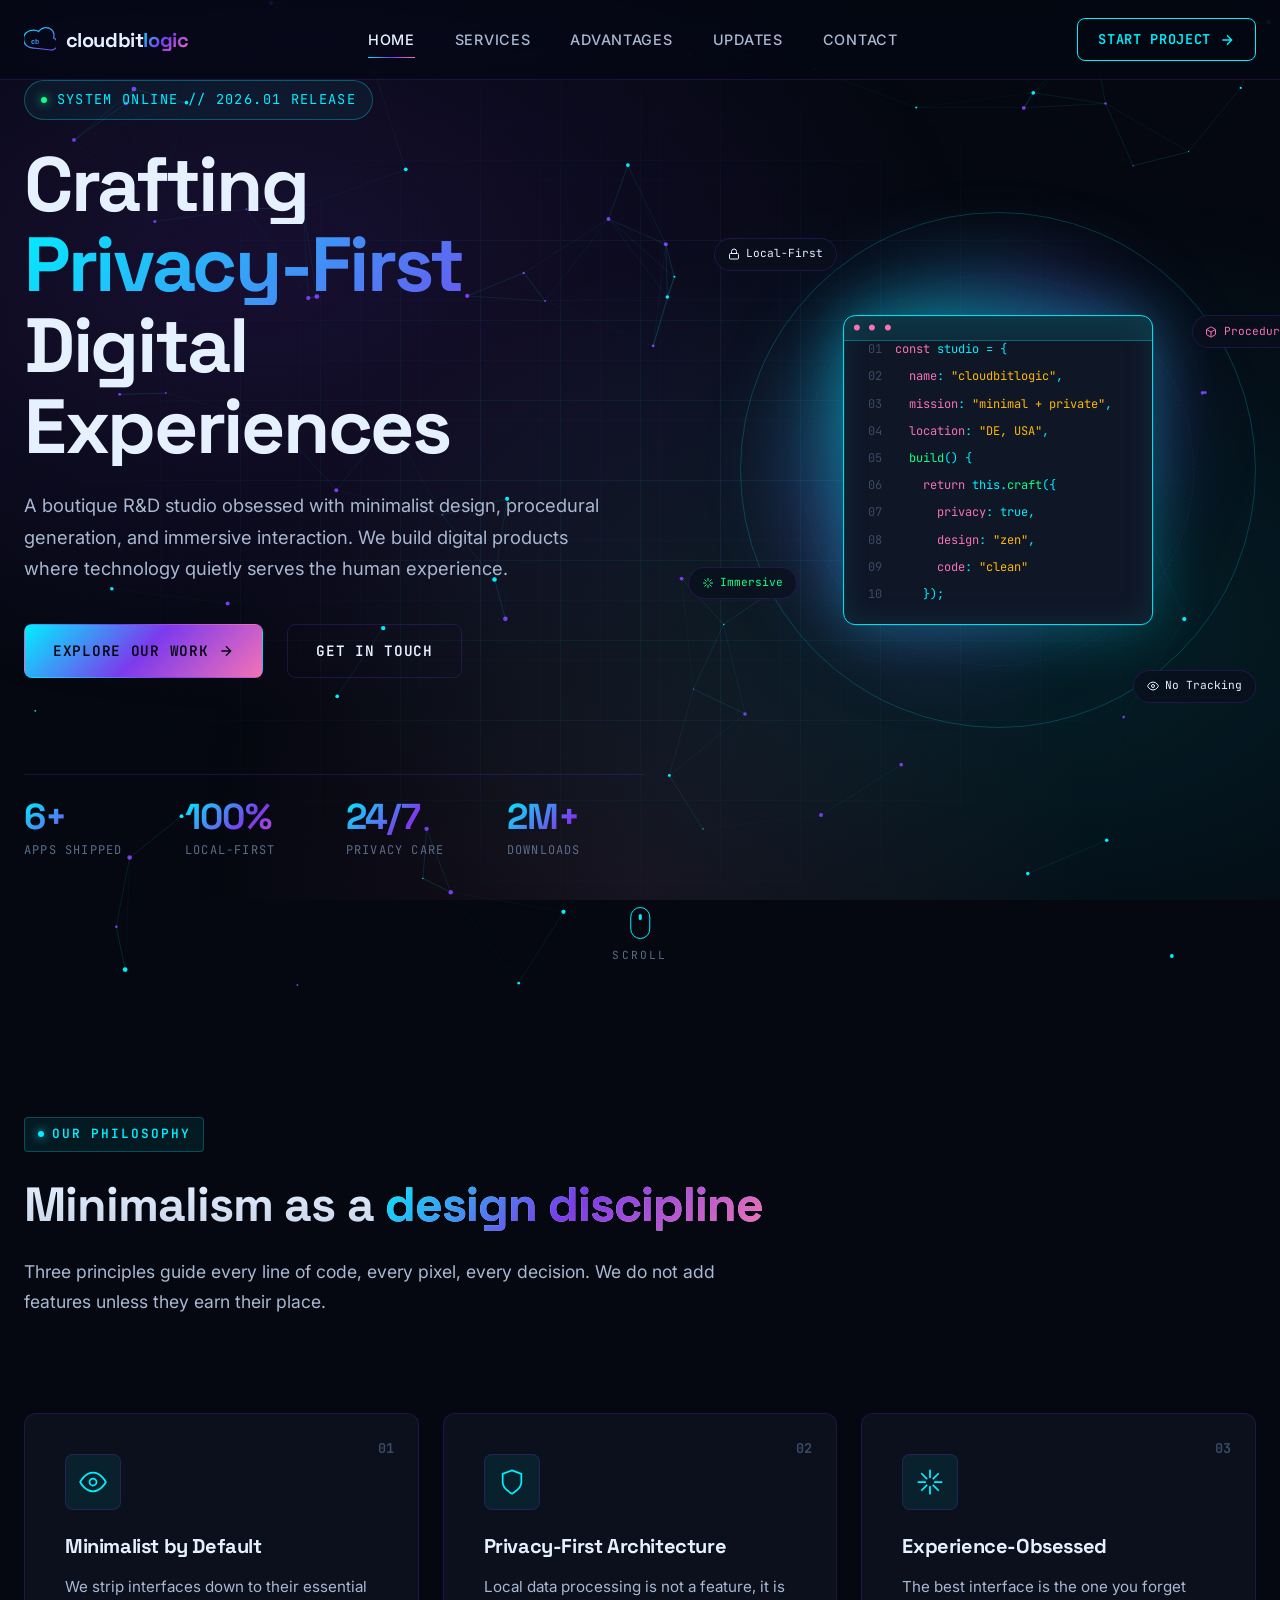
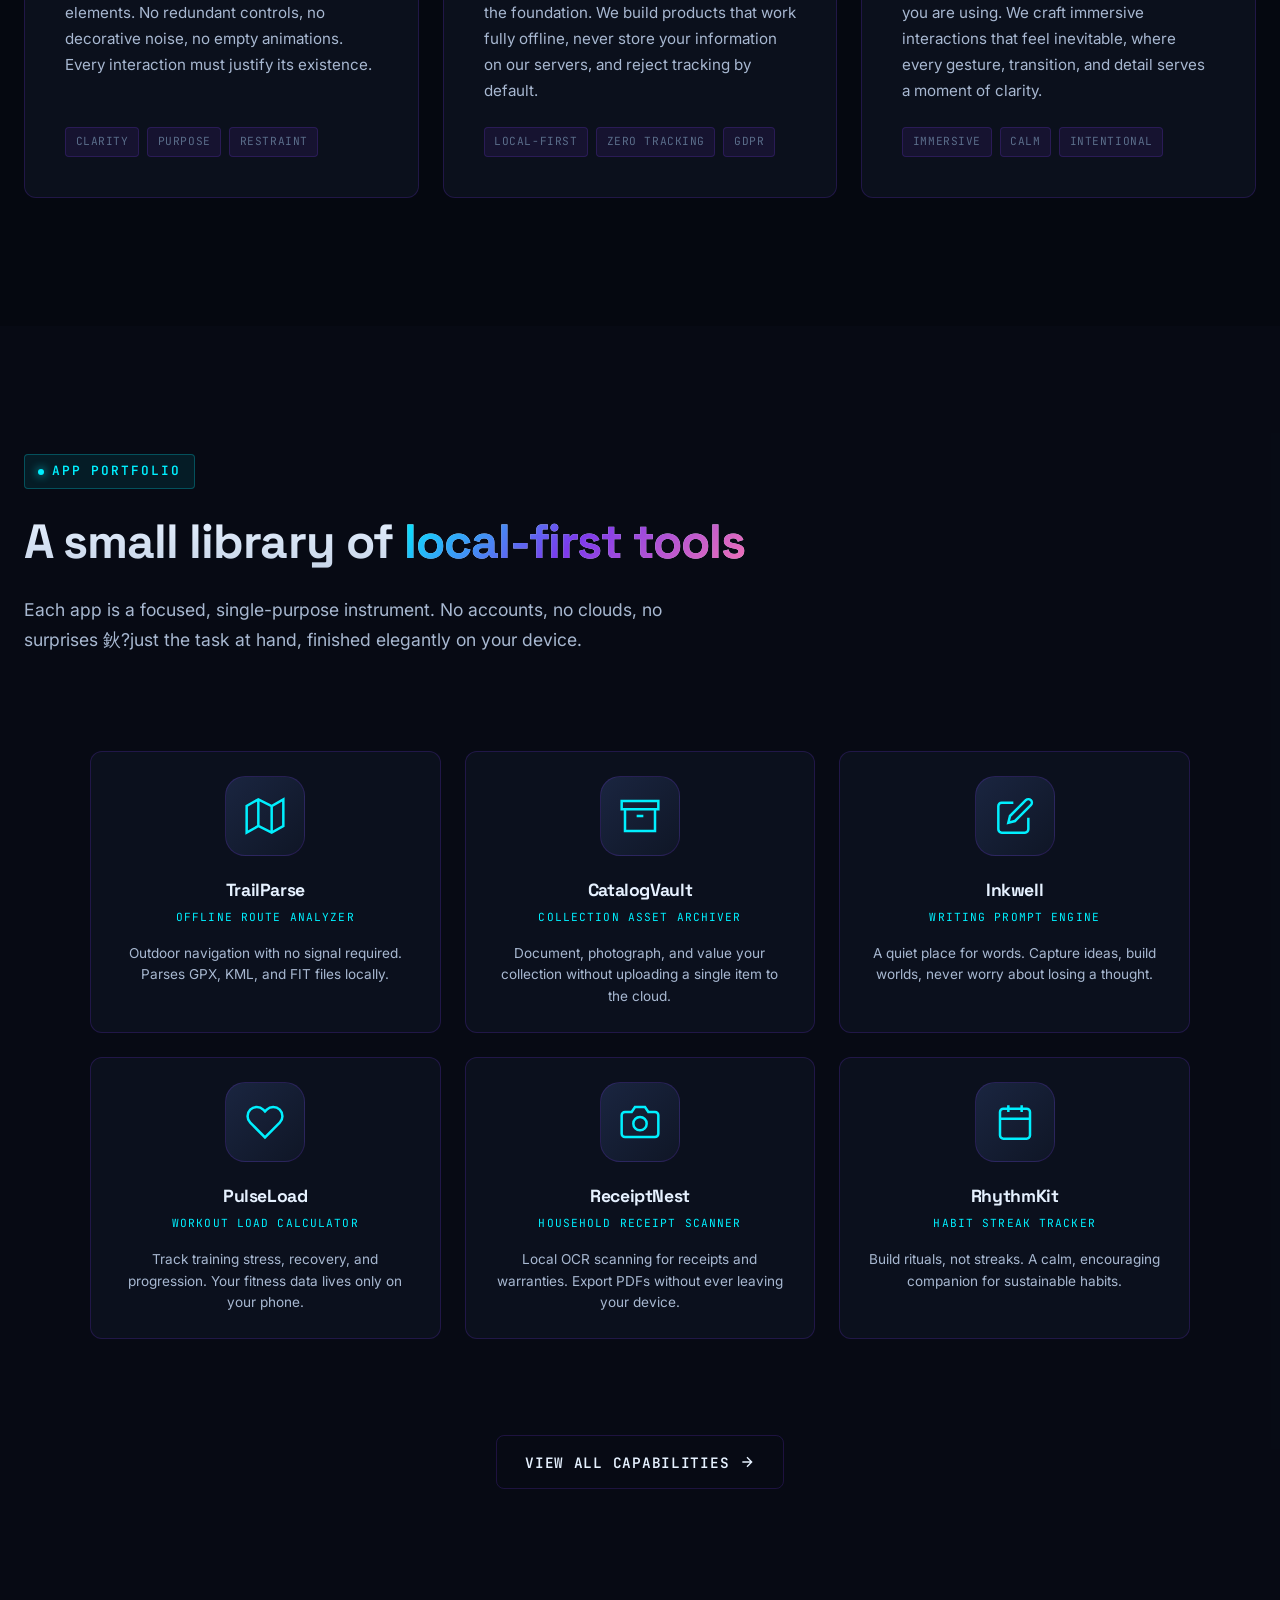
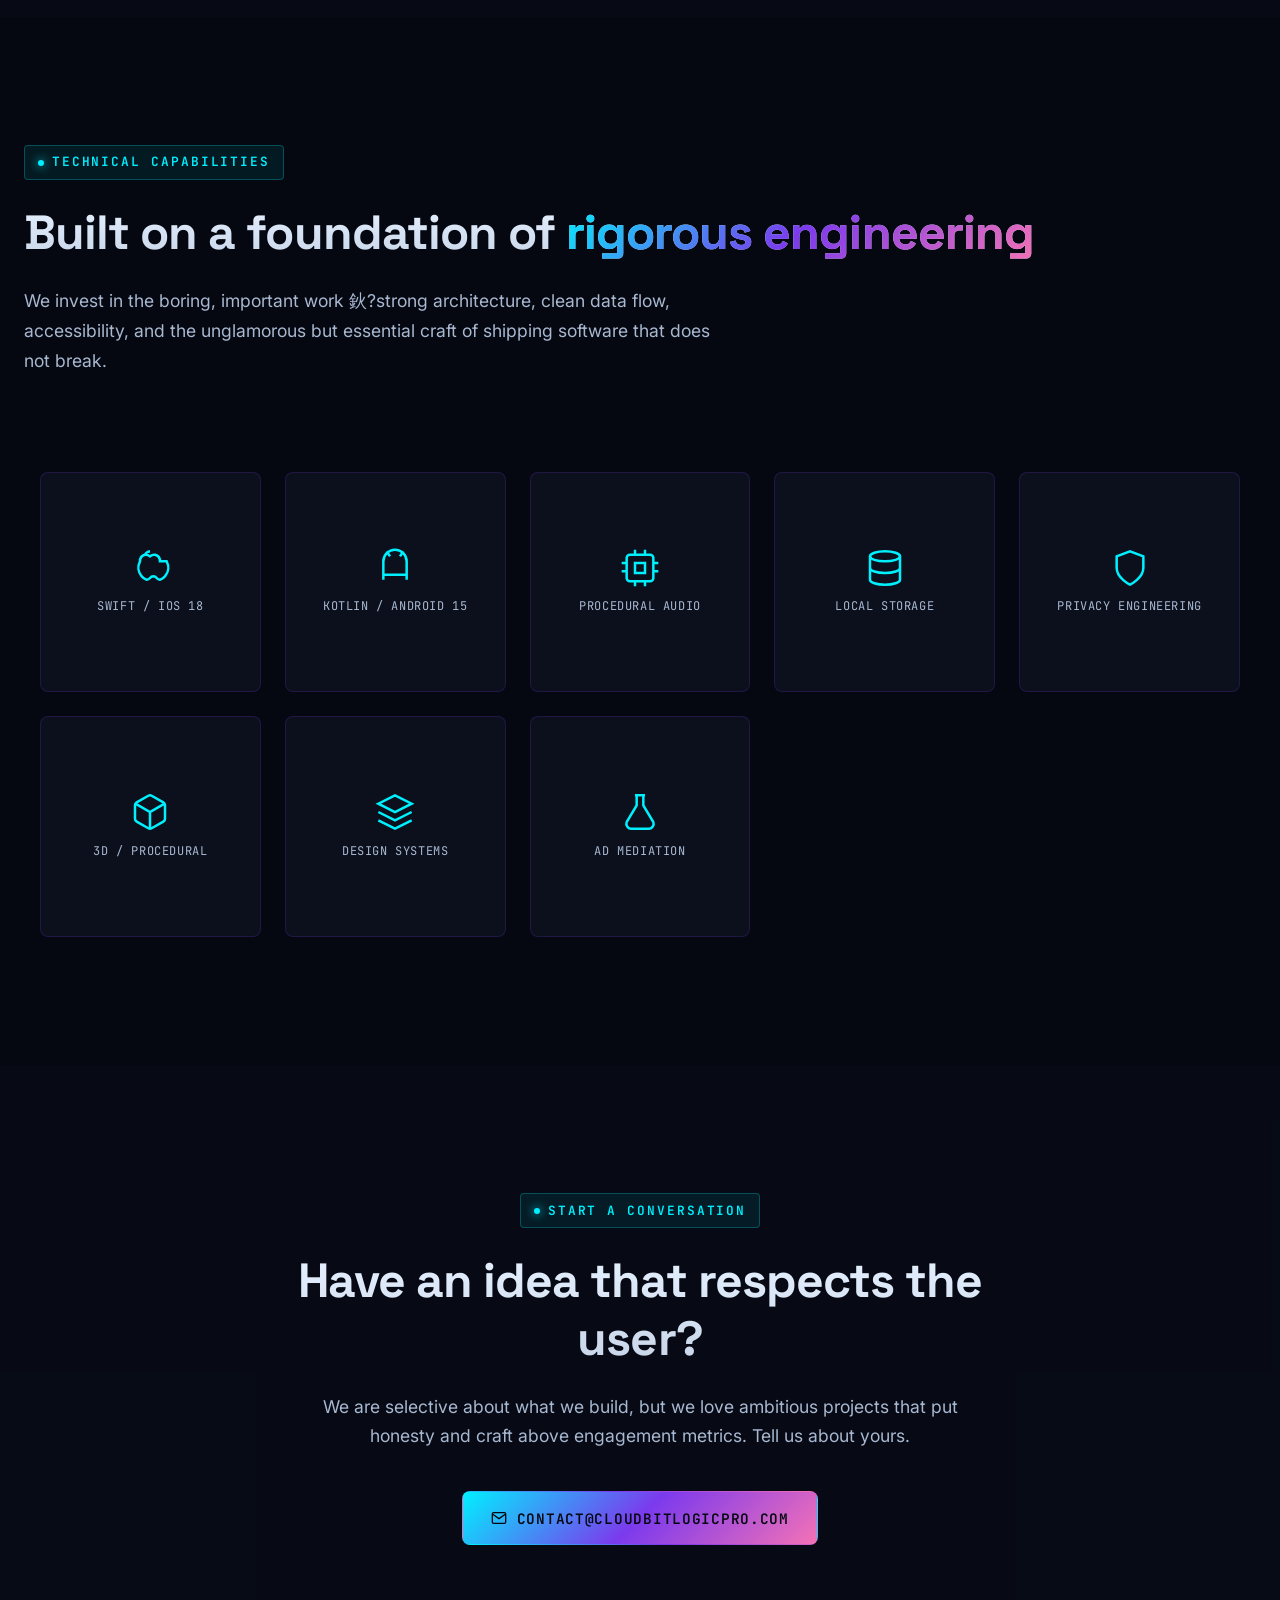
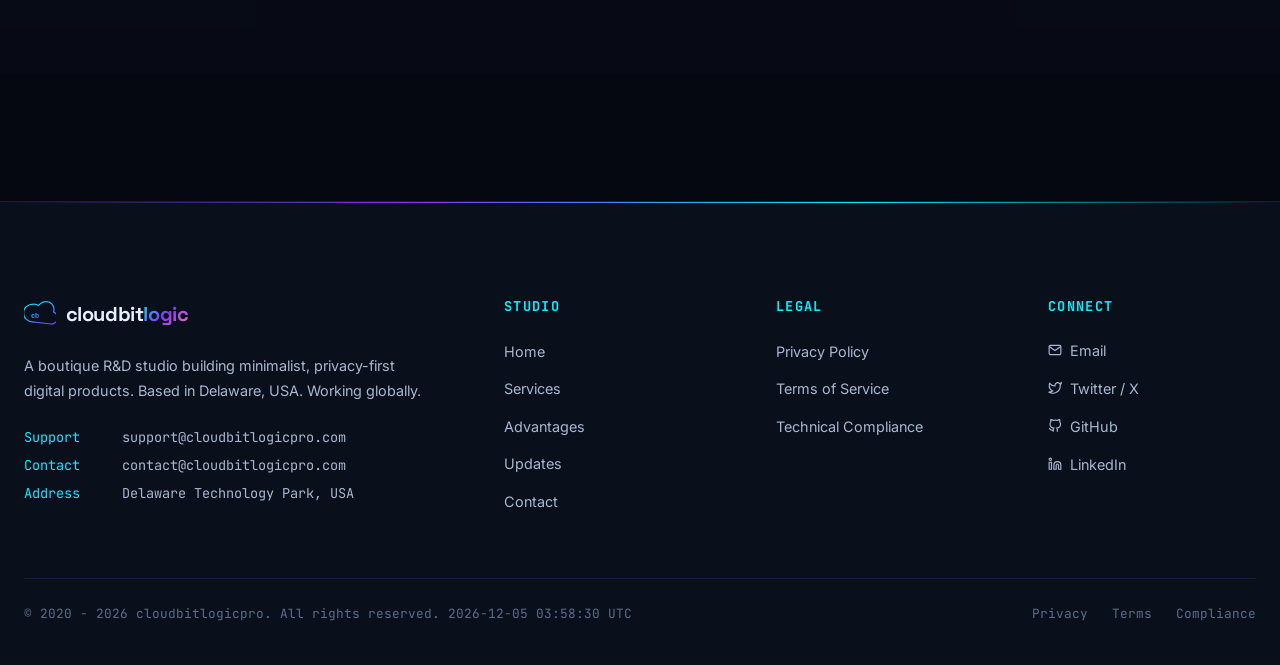
<file: index.html>
<!DOCTYPE html>
<html lang="en">
<head>
    <meta charset="UTF-8">
    <meta name="viewport" content="width=device-width, initial-scale=1.0, viewport-fit=cover">
    <meta name="theme-color" content="#050810">
    <meta name="color-scheme" content="dark">

    <title>cloudbitlogicpro - Minimalist Tech Studio | Privacy-First Digital Products</title>
    <meta name="description" content="cloudbitlogicpro is a boutique R&D studio focused on procedural technology and immersive interaction design. We build minimalist, privacy-first digital products for global markets.">
    <meta name="keywords" content="procedural generation, minimalist design, privacy first, immersive UX, app development, AdMob, mobile apps, indie studio, Delaware, USA, GDPR, CCPA">
    <meta name="author" content="cloudbitlogicpro">
    <meta name="robots" content="index, follow, max-image-preview:large, max-snippet:-1">
    <meta name="googlebot" content="index, follow">
    <link rel="canonical" href="https://cloudbitlogicpro.com/">

    <!-- Open Graph -->
    <meta property="og:type" content="website">
    <meta property="og:url" content="https://cloudbitlogicpro.com/">
    <meta property="og:title" content="cloudbitlogicpro - Minimalist Tech Studio">
    <meta property="og:description" content="Procedural technology, immersive interaction design, privacy-first products.">
    <meta property="og:site_name" content="cloudbitlogicpro">
    <meta property="og:locale" content="en_US">

    <!-- Twitter -->
    <meta name="twitter:card" content="summary_large_image">
    <meta name="twitter:title" content="cloudbitlogicpro - Minimalist Tech Studio">
    <meta name="twitter:description" content="Procedural technology, immersive interaction design, privacy-first products.">

    <!-- Hreflang -->
    <link rel="alternate" hreflang="en" href="https://cloudbitlogicpro.com/">
    <link rel="alternate" hreflang="x-default" href="https://cloudbitlogicpro.com/">

    <!-- Favicon -->
    <link rel="icon" type="image/svg+xml" href="images/favicon.svg">
    <link rel="apple-touch-icon" href="images/favicon.svg">

    <!-- Preconnect -->
    <link rel="preconnect" href="https://fonts.googleapis.com">
    <link rel="preconnect" href="https://fonts.gstatic.com" crossorigin>
    <link rel="preconnect" href="https://cdnjs.cloudflare.com">

    <!-- Fonts -->
    <link href="https://fonts.googleapis.com/css2?family=Inter:wght@300;400;500;600;700;800&family=JetBrains+Mono:wght@400;500;700&family=Space+Grotesk:wght@400;500;600;700&display=swap" rel="stylesheet">

    <!-- Stylesheets -->
    <link rel="stylesheet" href="css/main.css">
    <link rel="stylesheet" href="css/components.css">
    <link rel="stylesheet" href="css/responsive.css">

    <!-- Schema.org Organization -->
    <script type="application/ld+json">
    {
        "@context": "https://schema.org",
        "@type": "Organization",
        "name": "cloudbitlogicpro",
        "url": "https://cloudbitlogicpro.com",
        "logo": "https://cloudbitlogicpro.com/images/logo.svg",
        "description": "Boutique R&D studio focused on procedural technology and immersive interaction design.",
        "address": {
            "@type": "PostalAddress",
            "streetAddress": "Delaware Technology Park",
            "addressCountry": "US"
        },
        "contactPoint": [
            {
                "@type": "ContactPoint",
                "contactType": "customer support",
                "email": "support@cloudbitlogicpro.com"
            },
            {
                "@type": "ContactPoint",
                "contactType": "sales",
                "email": "contact@cloudbitlogicpro.com"
            }
        ],
        "sameAs": []
    }
    </script>

    <script type="application/ld+json">
    {
        "@context": "https://schema.org",
        "@type": "WebSite",
        "name": "cloudbitlogicpro",
        "url": "https://cloudbitlogicpro.com"
    }
    </script>
</head>
<body>

<!-- Page Loader -->
<div class="page-loader" aria-hidden="true">
    <div class="loader-text">Initializing System</div>
    <div class="loader-bar"></div>
</div>

<!-- Inline Icons -->
<svg xmlns="http://www.w3.org/2000/svg" style="display:none" aria-hidden="true">
    <defs>
        <symbol id="i-code" viewBox="0 0 24 24"><path d="M16 18l6-6-6-6M8 6l-6 6 6 6"/></symbol>
        <symbol id="i-shield" viewBox="0 0 24 24"><path d="M12 22s8-4 8-10V5l-8-3-8 3v7c0 6 8 10 8 10z"/></symbol>
        <symbol id="i-cube" viewBox="0 0 24 24"><path d="M21 16V8a2 2 0 00-1-1.73l-7-4a2 2 0 00-2 0l-7 4A2 2 0 003 8v8a2 2 0 001 1.73l7 4a2 2 0 002 0l7-4A2 2 0 0021 16z"/><path d="M3.27 6.96L12 12.01l8.73-5.05M12 22.08V12"/></symbol>
        <symbol id="i-spark" viewBox="0 0 24 24"><path d="M12 2v6m0 8v6M2 12h6m8 0h6M4.93 4.93l4.24 4.24m5.66 5.66l4.24 4.24M4.93 19.07l4.24-4.24m5.66-5.66l4.24-4.24"/></symbol>
        <symbol id="i-rocket" viewBox="0 0 24 24"><path d="M4.5 16.5c-1.5 1.26-2 5-2 5s3.74-.5 5-2c.71-.84.7-2.13-.09-2.91a2.18 2.18 0 00-2.91-.09zM12 15l-3-3a22 22 0 012-3.95A12.88 12.88 0 0122 2c0 2.72-.78 7.5-6 11a22.35 22.35 0 01-4 2zM9 12H4s.55-3.03 2-4c1.62-1.08 5 0 5 0M12 15v5s3.03-.55 4-2c1.08-1.62 0-5 0-5"/></symbol>
        <symbol id="i-zap" viewBox="0 0 24 24"><path d="M13 2L3 14h9l-1 8 10-12h-9l1-8z"/></symbol>
        <symbol id="i-target" viewBox="0 0 24 24"><circle cx="12" cy="12" r="10"/><circle cx="12" cy="12" r="6"/><circle cx="12" cy="12" r="2"/></symbol>
        <symbol id="i-globe" viewBox="0 0 24 24"><circle cx="12" cy="12" r="10"/><path d="M2 12h20M12 2a15.3 15.3 0 014 10 15.3 15.3 0 01-4 10 15.3 15.3 0 01-4-10 15.3 15.3 0 014-10z"/></symbol>
        <symbol id="i-mail" viewBox="0 0 24 24"><path d="M4 4h16c1.1 0 2 .9 2 2v12c0 1.1-.9 2-2 2H4c-1.1 0-2-.9-2-2V6c0-1.1.9-2 2-2z"/><path d="M22 6l-10 7L2 6"/></symbol>
        <symbol id="i-pin" viewBox="0 0 24 24"><path d="M21 10c0 7-9 13-9 13s-9-6-9-13a9 9 0 0118 0z"/><circle cx="12" cy="10" r="3"/></symbol>
        <symbol id="i-arrow" viewBox="0 0 24 24"><path d="M5 12h14M12 5l7 7-7 7"/></symbol>
        <symbol id="i-bars" viewBox="0 0 24 24"><path d="M3 12h18M3 6h18M3 18h18"/></symbol>
        <symbol id="i-x" viewBox="0 0 24 24"><path d="M18 6L6 18M6 6l12 12"/></symbol>
        <symbol id="i-eye" viewBox="0 0 24 24"><path d="M1 12s4-8 11-8 11 8 11 8-4 8-11 8-11-8-11-8z"/><circle cx="12" cy="12" r="3"/></symbol>
        <symbol id="i-lock" viewBox="0 0 24 24"><rect x="3" y="11" width="18" height="11" rx="2" ry="2"/><path d="M7 11V7a5 5 0 0110 0v4"/></symbol>
        <symbol id="i-cpu" viewBox="0 0 24 24"><rect x="4" y="4" width="16" height="16" rx="2" ry="2"/><rect x="9" y="9" width="6" height="6"/><path d="M9 1v3M15 1v3M9 20v3M15 20v3M20 9h3M20 14h3M1 9h3M1 14h3"/></symbol>
        <symbol id="i-layers" viewBox="0 0 24 24"><path d="M12 2L2 7l10 5 10-5-10-5zM2 17l10 5 10-5M2 12l10 5 10-5"/></symbol>
        <symbol id="i-database" viewBox="0 0 24 24"><ellipse cx="12" cy="5" rx="9" ry="3"/><path d="M21 12c0 1.66-4 3-9 3s-9-1.34-9-3M3 5v14c0 1.66 4 3 9 3s9-1.34 9-3V5"/></symbol>
        <symbol id="i-cloud" viewBox="0 0 24 24"><path d="M18 10h-1.26A8 8 0 109 20h9a5 5 0 000-10z"/></symbol>
        <symbol id="i-flask" viewBox="0 0 24 24"><path d="M9 2h6M10 2v6L4 18a3 3 0 003 4h10a3 3 0 003-4l-6-10V2"/></symbol>
        <symbol id="i-terminal" viewBox="0 0 24 24"><path d="M4 17l6-6-6-6M12 19h8"/></symbol>
        <symbol id="i-users" viewBox="0 0 24 24"><path d="M17 21v-2a4 4 0 00-4-4H5a4 4 0 00-4 4v2M9 11a4 4 0 100-8 4 4 0 000 8zM23 21v-2a4 4 0 00-3-3.87M16 3.13a4 4 0 010 7.75"/></symbol>
        <symbol id="i-map" viewBox="0 0 24 24"><path d="M1 6v16l7-4 8 4 7-4V2l-7 4-8-4-7 4zM8 2v16M16 6v16"/></symbol>
        <symbol id="i-calendar" viewBox="0 0 24 24"><rect x="3" y="4" width="18" height="18" rx="2" ry="2"/><path d="M16 2v4M8 2v4M3 10h18"/></symbol>
        <symbol id="i-archive" viewBox="0 0 24 24"><path d="M21 8v13H3V8M1 3h22v5H1zM10 12h4"/></symbol>
        <symbol id="i-edit" viewBox="0 0 24 24"><path d="M11 4H4a2 2 0 00-2 2v14a2 2 0 002 2h14a2 2 0 002-2v-7M18.5 2.5a2.121 2.121 0 013 3L12 15l-4 1 1-4 9.5-9.5z"/></symbol>
        <symbol id="i-heart" viewBox="0 0 24 24"><path d="M20.84 4.61a5.5 5.5 0 00-7.78 0L12 5.67l-1.06-1.06a5.5 5.5 0 00-7.78 7.78l1.06 1.06L12 21.23l7.78-7.78 1.06-1.06a5.5 5.5 0 000-7.78z"/></symbol>
        <symbol id="i-camera" viewBox="0 0 24 24"><path d="M23 19a2 2 0 01-2 2H3a2 2 0 01-2-2V8a2 2 0 012-2h4l2-3h6l2 3h4a2 2 0 012 2z"/><circle cx="12" cy="13" r="4"/></symbol>
        <symbol id="i-music" viewBox="0 0 24 24"><path d="M9 18V5l12-2v13M9 18a3 3 0 11-6 0 3 3 0 016 0zm12-2a3 3 0 11-6 0 3 3 0 016 0z"/></symbol>
        <symbol id="i-apple" viewBox="0 0 24 24"><path d="M18 8a4 4 0 00-3-4 4 4 0 00-3 1 4 4 0 00-3-1 4 4 0 00-3 4 8 8 0 001 9 5 5 0 003 2 3 3 0 002-1 3 3 0 012-1 3 3 0 012 1 3 3 0 002 1 5 5 0 003-2 8 8 0 001-9zM12 2a4 4 0 00-3 2"/></symbol>
        <symbol id="i-android" viewBox="0 0 24 24"><path d="M5 16V8a7 7 0 0114 0v8M5 16h14M5 16v3M19 16v3M9 5l-2-3M15 5l2-3M9 11h.01M15 11h.01"/></symbol>
        <symbol id="i-twitter" viewBox="0 0 24 24"><path d="M23 3a10.9 10.9 0 01-3.14 1.53 4.48 4.48 0 00-7.86 3v1A10.66 10.66 0 013 4s-4 9 5 13a11.64 11.64 0 01-7 2c9 5 20 0 20-11.5a4.5 4.5 0 00-.08-.83A7.72 7.72 0 0023 3z"/></symbol>
        <symbol id="i-linkedin" viewBox="0 0 24 24"><path d="M16 8a6 6 0 016 6v7h-4v-7a2 2 0 00-4 0v7h-4v-7a6 6 0 016-6zM2 9h4v12H2zM4 6a2 2 0 100-4 2 2 0 000 4z"/></symbol>
        <symbol id="i-github" viewBox="0 0 24 24"><path d="M9 19c-5 1.5-5-2.5-7-3m14 6v-3.87a3.37 3.37 0 00-.94-2.61c3.14-.35 6.44-1.54 6.44-7A5.44 5.44 0 0020 4.77 5.07 5.07 0 0019.91 1S18.73.65 16 2.48a13.38 13.38 0 00-7 0C6.27.65 5.09 1 5.09 1A5.07 5.07 0 005 4.77a5.44 5.44 0 00-1.5 3.78c0 5.42 3.3 6.61 6.44 7A3.37 3.37 0 009 18.13V22"/></symbol>
    </defs>
</svg>

<!-- Header -->
<header class="site-header" role="banner">
    <nav class="nav" aria-label="Primary">
        <a href="index.html" class="nav-logo" aria-label="cloudbitlogicpro home">
            <svg class="logo-icon" viewBox="0 0 64 64" aria-hidden="true">
                <defs>
                    <linearGradient id="navLogoGrad" x1="0%" y1="0%" x2="100%" y2="100%">
                        <stop offset="0%" stop-color="#00f0ff"/>
                        <stop offset="100%" stop-color="#7c3aed"/>
                    </linearGradient>
                </defs>
                <path d="M22 40 C10 40 2 32 2 22 C2 12 10 4 22 4 C26 4 30 5 32 7 C36 2 41 -1 47 -1 C56 -1 63 6 63 14 C63 16 63 18 62 20 C67 22 70 27 70 32 C70 39 64 44 57 44 Z" transform="translate(-3,8)" fill="none" stroke="url(#navLogoGrad)" stroke-width="2.5" stroke-linejoin="round"/>
                <text x="14" y="40" font-family="monospace" font-size="14" fill="url(#navLogoGrad)" font-weight="700">cb</text>
            </svg>
            <span class="logo-text">cloudbit<span class="accent">logic</span></span>
        </a>
        <ul class="nav-menu">
            <li><a href="index.html">Home</a></li>
            <li><a href="services.html">Services</a></li>
            <li><a href="advantages.html">Advantages</a></li>
            <li><a href="news.html">Updates</a></li>
            <li><a href="contact.html">Contact</a></li>
        </ul>
        <a href="contact.html" class="nav-cta">
            <span>Start Project</span>
            <svg class="btn-icon" viewBox="0 0 24 24" fill="none" stroke="currentColor" stroke-width="2" aria-hidden="true"><use href="#i-arrow"/></svg>
        </a>
        <button class="nav-toggle" aria-label="Toggle menu" aria-expanded="false">
            <svg viewBox="0 0 24 24" width="20" height="20" fill="none" stroke="currentColor" stroke-width="2"><use href="#i-bars"/></svg>
        </button>
    </nav>
</header>

<main>
    <!-- HERO -->
    <section class="hero" aria-label="Hero">
        <canvas class="hero-bg-canvas" data-particles aria-hidden="true"></canvas>
        <div class="hero-grid-overlay" aria-hidden="true"></div>

        <div class="container hero-content">
            <div class="hero-text">
                <div class="hero-eyebrow">
                    <span class="dot"></span>
                    <span>System Online // 2026.01 Release</span>
                </div>
                <h1 class="hero-title">
                    <span class="line"><span class="line-inner">Crafting</span></span>
                    <span class="line"><span class="line-inner"><span class="gradient-text">Privacy-First</span></span></span>
                    <span class="line"><span class="line-inner">Digital Experiences</span></span>
                </h1>
                <p class="hero-description">
                    A boutique R&D studio obsessed with minimalist design, procedural generation, and immersive interaction. We build digital products where technology quietly serves the human experience.
                </p>
                <div class="hero-cta">
                    <a href="services.html" class="btn btn-primary">
                        <span>Explore Our Work</span>
                        <svg class="btn-icon" viewBox="0 0 24 24" fill="none" stroke="currentColor" stroke-width="2"><use href="#i-arrow"/></svg>
                    </a>
                    <a href="contact.html" class="btn btn-secondary">
                        <span>Get In Touch</span>
                    </a>
                </div>
                <div class="hero-stats">
                    <div class="stat">
                        <div class="stat-value" data-counter="6" data-suffix="+">0</div>
                        <div class="stat-label">Apps Shipped</div>
                    </div>
                    <div class="stat">
                        <div class="stat-value" data-counter="100" data-suffix="%">0</div>
                        <div class="stat-label">Local-First</div>
                    </div>
                    <div class="stat">
                        <div class="stat-value" data-counter="24" data-suffix="/7">0</div>
                        <div class="stat-label">Privacy Care</div>
                    </div>
                    <div class="stat">
                        <div class="stat-value" data-counter="2" data-suffix="M+">0</div>
                        <div class="stat-label">Downloads</div>
                    </div>
                </div>
            </div>

            <div class="hero-visual" data-tilt>
                <div class="hero-orb" aria-hidden="true"></div>
                <div class="hero-rings" aria-hidden="true">
                    <div class="hero-ring"></div>
                    <div class="hero-ring"></div>
                    <div class="hero-ring"></div>
                </div>
                <div class="hero-core" aria-hidden="true">
                    <div class="code-line"><span class="num">01</span><span class="key">const</span> <span class="val">studio</span> = {</div>
                    <div class="code-line"><span class="num">02</span>&nbsp;&nbsp;<span class="key">name</span>: <span class="str">"cloudbitlogic"</span>,</div>
                    <div class="code-line"><span class="num">03</span>&nbsp;&nbsp;<span class="key">mission</span>: <span class="str">"minimal + private"</span>,</div>
                    <div class="code-line"><span class="num">04</span>&nbsp;&nbsp;<span class="key">location</span>: <span class="str">"DE, USA"</span>,</div>
                    <div class="code-line"><span class="num">05</span>&nbsp;&nbsp;<span class="fn">build</span>() {</div>
                    <div class="code-line"><span class="num">06</span>&nbsp;&nbsp;&nbsp;&nbsp;<span class="key">return</span> <span class="val">this</span>.<span class="fn">craft</span>({</div>
                    <div class="code-line"><span class="num">07</span>&nbsp;&nbsp;&nbsp;&nbsp;&nbsp;&nbsp;<span class="key">privacy</span>: <span class="val">true</span>,</div>
                    <div class="code-line"><span class="num">08</span>&nbsp;&nbsp;&nbsp;&nbsp;&nbsp;&nbsp;<span class="key">design</span>: <span class="str">"zen"</span>,</div>
                    <div class="code-line"><span class="num">09</span>&nbsp;&nbsp;&nbsp;&nbsp;&nbsp;&nbsp;<span class="key">code</span>: <span class="str">"clean"</span></div>
                    <div class="code-line"><span class="num">10</span>&nbsp;&nbsp;&nbsp;&nbsp;});</div>
                </div>
                <div class="hero-tags t1"><svg width="12" height="12" viewBox="0 0 24 24" fill="none" stroke="currentColor" stroke-width="2"><use href="#i-lock"/></svg>Local-First</div>
                <div class="hero-tags t2"><svg width="12" height="12" viewBox="0 0 24 24" fill="none" stroke="currentColor" stroke-width="2"><use href="#i-cube"/></svg>Procedural</div>
                <div class="hero-tags t3"><svg width="12" height="12" viewBox="0 0 24 24" fill="none" stroke="currentColor" stroke-width="2"><use href="#i-spark"/></svg>Immersive</div>
                <div class="hero-tags t4"><svg width="12" height="12" viewBox="0 0 24 24" fill="none" stroke="currentColor" stroke-width="2"><use href="#i-eye"/></svg>No Tracking</div>
            </div>
        </div>

        <div class="scroll-indicator" aria-hidden="true">
            <div class="mouse"></div>
            <span>Scroll</span>
        </div>
    </section>

    <!-- PHILOSOPHY -->
    <section aria-labelledby="philosophy-title">
        <div class="container">
            <div class="section-header reveal">
                <span class="section-tag">Our Philosophy</span>
                <h2 id="philosophy-title" class="section-title">Minimalism as a <span class="gradient-text">design discipline</span></h2>
                <p class="section-subtitle">Three principles guide every line of code, every pixel, every decision. We do not add features unless they earn their place.</p>
            </div>

            <div class="services-grid">
                <article class="service-card reveal delay-1" data-tilt>
                    <div class="service-number">01</div>
                    <div class="service-icon"><svg viewBox="0 0 24 24" fill="none" stroke="currentColor" stroke-width="1.5"><use href="#i-eye"/></svg></div>
                    <h3 class="service-title">Minimalist by Default</h3>
                    <p class="service-desc">We strip interfaces down to their essential elements. No redundant controls, no decorative noise, no empty animations. Every interaction must justify its existence.</p>
                    <div class="service-tags">
                        <span>Clarity</span><span>Purpose</span><span>Restraint</span>
                    </div>
                </article>

                <article class="service-card reveal delay-2" data-tilt>
                    <div class="service-number">02</div>
                    <div class="service-icon"><svg viewBox="0 0 24 24" fill="none" stroke="currentColor" stroke-width="1.5"><use href="#i-shield"/></svg></div>
                    <h3 class="service-title">Privacy-First Architecture</h3>
                    <p class="service-desc">Local data processing is not a feature, it is the foundation. We build products that work fully offline, never store your information on our servers, and reject tracking by default.</p>
                    <div class="service-tags">
                        <span>Local-First</span><span>Zero Tracking</span><span>GDPR</span>
                    </div>
                </article>

                <article class="service-card reveal delay-3" data-tilt>
                    <div class="service-number">03</div>
                    <div class="service-icon"><svg viewBox="0 0 24 24" fill="none" stroke="currentColor" stroke-width="1.5"><use href="#i-spark"/></svg></div>
                    <h3 class="service-title">Experience-Obsessed</h3>
                    <p class="service-desc">The best interface is the one you forget you are using. We craft immersive interactions that feel inevitable, where every gesture, transition, and detail serves a moment of clarity.</p>
                    <div class="service-tags">
                        <span>Immersive</span><span>Calm</span><span>Intentional</span>
                    </div>
                </article>
            </div>
        </div>
    </section>

    <!-- APPS SHOWCASE -->
    <section aria-labelledby="apps-title" style="background: rgba(10, 15, 28, 0.4);">
        <div class="container">
            <div class="section-header reveal">
                <span class="section-tag">App Portfolio</span>
                <h2 id="apps-title" class="section-title">A small library of <span class="gradient-text">local-first tools</span></h2>
                <p class="section-subtitle">Each app is a focused, single-purpose instrument. No accounts, no clouds, no surprises 鈥?just the task at hand, finished elegantly on your device.</p>
            </div>

            <div class="apps-showcase">
                <article class="app-card reveal" data-tilt>
                    <div class="app-icon-wrap">
                        <svg viewBox="0 0 24 24" fill="none" stroke="currentColor" stroke-width="1.5"><use href="#i-map"/></svg>
                    </div>
                    <h3 class="app-name">TrailParse</h3>
                    <div class="app-category">Offline Route Analyzer</div>
                    <p class="app-desc">Outdoor navigation with no signal required. Parses GPX, KML, and FIT files locally.</p>
                </article>

                <article class="app-card reveal delay-1" data-tilt>
                    <div class="app-icon-wrap">
                        <svg viewBox="0 0 24 24" fill="none" stroke="currentColor" stroke-width="1.5"><use href="#i-archive"/></svg>
                    </div>
                    <h3 class="app-name">CatalogVault</h3>
                    <div class="app-category">Collection Asset Archiver</div>
                    <p class="app-desc">Document, photograph, and value your collection without uploading a single item to the cloud.</p>
                </article>

                <article class="app-card reveal delay-2" data-tilt>
                    <div class="app-icon-wrap">
                        <svg viewBox="0 0 24 24" fill="none" stroke="currentColor" stroke-width="1.5"><use href="#i-edit"/></svg>
                    </div>
                    <h3 class="app-name">Inkwell</h3>
                    <div class="app-category">Writing Prompt Engine</div>
                    <p class="app-desc">A quiet place for words. Capture ideas, build worlds, never worry about losing a thought.</p>
                </article>

                <article class="app-card reveal delay-3" data-tilt>
                    <div class="app-icon-wrap">
                        <svg viewBox="0 0 24 24" fill="none" stroke="currentColor" stroke-width="1.5"><use href="#i-heart"/></svg>
                    </div>
                    <h3 class="app-name">PulseLoad</h3>
                    <div class="app-category">Workout Load Calculator</div>
                    <p class="app-desc">Track training stress, recovery, and progression. Your fitness data lives only on your phone.</p>
                </article>

                <article class="app-card reveal delay-4" data-tilt>
                    <div class="app-icon-wrap">
                        <svg viewBox="0 0 24 24" fill="none" stroke="currentColor" stroke-width="1.5"><use href="#i-camera"/></svg>
                    </div>
                    <h3 class="app-name">ReceiptNest</h3>
                    <div class="app-category">Household Receipt Scanner</div>
                    <p class="app-desc">Local OCR scanning for receipts and warranties. Export PDFs without ever leaving your device.</p>
                </article>

                <article class="app-card reveal delay-5" data-tilt>
                    <div class="app-icon-wrap">
                        <svg viewBox="0 0 24 24" fill="none" stroke="currentColor" stroke-width="1.5"><use href="#i-calendar"/></svg>
                    </div>
                    <h3 class="app-name">RhythmKit</h3>
                    <div class="app-category">Habit Streak Tracker</div>
                    <p class="app-desc">Build rituals, not streaks. A calm, encouraging companion for sustainable habits.</p>
                </article>
            </div>

            <div style="text-align: center; margin-top: var(--space-2xl);" class="reveal">
                <a href="services.html" class="btn btn-secondary">
                    <span>View All Capabilities</span>
                    <svg class="btn-icon" viewBox="0 0 24 24" fill="none" stroke="currentColor" stroke-width="2"><use href="#i-arrow"/></svg>
                </a>
            </div>
        </div>
    </section>

    <!-- CAPABILITIES / TECH STACK -->
    <section aria-labelledby="capabilities-title">
        <div class="container">
            <div class="section-header reveal">
                <span class="section-tag">Technical Capabilities</span>
                <h2 id="capabilities-title" class="section-title">Built on a foundation of <span class="gradient-text">rigorous engineering</span></h2>
                <p class="section-subtitle">We invest in the boring, important work 鈥?strong architecture, clean data flow, accessibility, and the unglamorous but essential craft of shipping software that does not break.</p>
            </div>

            <div class="tech-grid reveal">
                <div class="tech-item" data-tilt>
                    <svg viewBox="0 0 24 24" fill="none" stroke="#00f0ff" stroke-width="1.5"><use href="#i-apple"/></svg>
                    <span>Swift / iOS 18</span>
                </div>
                <div class="tech-item" data-tilt>
                    <svg viewBox="0 0 24 24" fill="none" stroke="#00f0ff" stroke-width="1.5"><use href="#i-android"/></svg>
                    <span>Kotlin / Android 15</span>
                </div>
                <div class="tech-item" data-tilt>
                    <svg viewBox="0 0 24 24" fill="none" stroke="#00f0ff" stroke-width="1.5"><use href="#i-cpu"/></svg>
                    <span>Procedural Audio</span>
                </div>
                <div class="tech-item" data-tilt>
                    <svg viewBox="0 0 24 24" fill="none" stroke="#00f0ff" stroke-width="1.5"><use href="#i-database"/></svg>
                    <span>Local Storage</span>
                </div>
                <div class="tech-item" data-tilt>
                    <svg viewBox="0 0 24 24" fill="none" stroke="#00f0ff" stroke-width="1.5"><use href="#i-shield"/></svg>
                    <span>Privacy Engineering</span>
                </div>
                <div class="tech-item" data-tilt>
                    <svg viewBox="0 0 24 24" fill="none" stroke="#00f0ff" stroke-width="1.5"><use href="#i-cube"/></svg>
                    <span>3D / Procedural</span>
                </div>
                <div class="tech-item" data-tilt>
                    <svg viewBox="0 0 24 24" fill="none" stroke="#00f0ff" stroke-width="1.5"><use href="#i-layers"/></svg>
                    <span>Design Systems</span>
                </div>
                <div class="tech-item" data-tilt>
                    <svg viewBox="0 0 24 24" fill="none" stroke="#00f0ff" stroke-width="1.5"><use href="#i-flask"/></svg>
                    <span>Ad Mediation</span>
                </div>
            </div>
        </div>
    </section>

    <!-- CTA -->
    <section aria-labelledby="cta-title" style="background: rgba(10, 15, 28, 0.4);">
        <div class="container">
            <div class="reveal" style="text-align: center; max-width: 800px; margin: 0 auto;">
                <span class="section-tag">Start A Conversation</span>
                <h2 id="cta-title" class="section-title">Have an idea that respects the user?</h2>
                <p class="section-subtitle" style="margin: 0 auto var(--space-lg);">We are selective about what we build, but we love ambitious projects that put honesty and craft above engagement metrics. Tell us about yours.</p>
                <a href="contact.html" class="btn btn-primary" data-magnetic>
                    <svg width="16" height="16" viewBox="0 0 24 24" fill="none" stroke="currentColor" stroke-width="2"><use href="#i-mail"/></svg>
                    <span>contact@cloudbitlogicpro.com</span>
                </a>
            </div>
        </div>
    </section>
</main>

<!-- FOOTER -->
<footer class="site-footer" role="contentinfo">
    <div class="container">
        <div class="footer-grid">
            <div class="footer-brand">
                <a href="index.html" class="nav-logo">
                    <svg class="logo-icon" viewBox="0 0 64 64" aria-hidden="true" style="width: 32px; height: 32px;">
                        <defs>
                            <linearGradient id="footLogoGrad" x1="0%" y1="0%" x2="100%" y2="100%">
                                <stop offset="0%" stop-color="#00f0ff"/>
                                <stop offset="100%" stop-color="#7c3aed"/>
                            </linearGradient>
                        </defs>
                        <path d="M22 40 C10 40 2 32 2 22 C2 12 10 4 22 4 C26 4 30 5 32 7 C36 2 41 -1 47 -1 C56 -1 63 6 63 14 C63 16 63 18 62 20 C67 22 70 27 70 32 C70 39 64 44 57 44 Z" transform="translate(-3,8)" fill="none" stroke="url(#footLogoGrad)" stroke-width="2.5" stroke-linejoin="round"/>
                        <text x="14" y="40" font-family="monospace" font-size="14" fill="url(#footLogoGrad)" font-weight="700">cb</text>
                    </svg>
                    <span class="logo-text">cloudbit<span class="accent">logic</span></span>
                </a>
                <p>A boutique R&D studio building minimalist, privacy-first digital products. Based in Delaware, USA. Working globally.</p>
                <div class="footer-contact">
                    <div><span class="contact-label">Support</span> <a href="mailto:support@cloudbitlogicpro.com">support@cloudbitlogicpro.com</a></div>
                    <div><span class="contact-label">Contact</span> <a href="mailto:contact@cloudbitlogicpro.com">contact@cloudbitlogicpro.com</a></div>
                    <div><span class="contact-label">Address</span> <span>Delaware Technology Park, USA</span></div>
                </div>
            </div>

            <div class="footer-col">
                <h4>Studio</h4>
                <ul>
                    <li><a href="index.html">Home</a></li>
                    <li><a href="services.html">Services</a></li>
                    <li><a href="advantages.html">Advantages</a></li>
                    <li><a href="news.html">Updates</a></li>
                    <li><a href="contact.html">Contact</a></li>
                </ul>
            </div>

            <div class="footer-col">
                <h4>Legal</h4>
                <ul>
                    <li><a href="privacy-policy.html">Privacy Policy</a></li>
                    <li><a href="terms-of-service.html">Terms of Service</a></li>
                    <li><a href="technical-compliance.html">Technical Compliance</a></li>
                </ul>
            </div>

            <div class="footer-col">
                <h4>Connect</h4>
                <ul>
                    <li><a href="mailto:contact@cloudbitlogicpro.com"><svg width="14" height="14" viewBox="0 0 24 24" fill="none" stroke="currentColor" stroke-width="2"><use href="#i-mail"/></svg> Email</a></li>
                    <li><a href="https://twitter.com/cloudbitlogic" rel="noopener" target="_blank"><svg width="14" height="14" viewBox="0 0 24 24" fill="none" stroke="currentColor" stroke-width="2"><use href="#i-twitter"/></svg> Twitter / X</a></li>
                    <li><a href="https://github.com/cloudbitlogic" rel="noopener" target="_blank"><svg width="14" height="14" viewBox="0 0 24 24" fill="none" stroke="currentColor" stroke-width="2"><use href="#i-github"/></svg> GitHub</a></li>
                    <li><a href="https://linkedin.com/company/cloudbitlogic" rel="noopener" target="_blank"><svg width="14" height="14" viewBox="0 0 24 24" fill="none" stroke="currentColor" stroke-width="2"><use href="#i-linkedin"/></svg> LinkedIn</a></li>
                </ul>
            </div>
        </div>

        <div class="footer-bottom">
            <p>&copy; 2020 - 2026 cloudbitlogicpro. All rights reserved. <span data-clock>2026-01-15 00:00:00 UTC</span></p>
            <div class="footer-legal">
                <a href="privacy-policy.html">Privacy</a>
                <a href="terms-of-service.html">Terms</a>
                <a href="technical-compliance.html">Compliance</a>
            </div>
        </div>
    </div>
</footer>

<!-- Scripts -->
<script src="js/main.js" defer></script>
<script src="js/animations.js" defer></script>

</body>
</html>
</file>
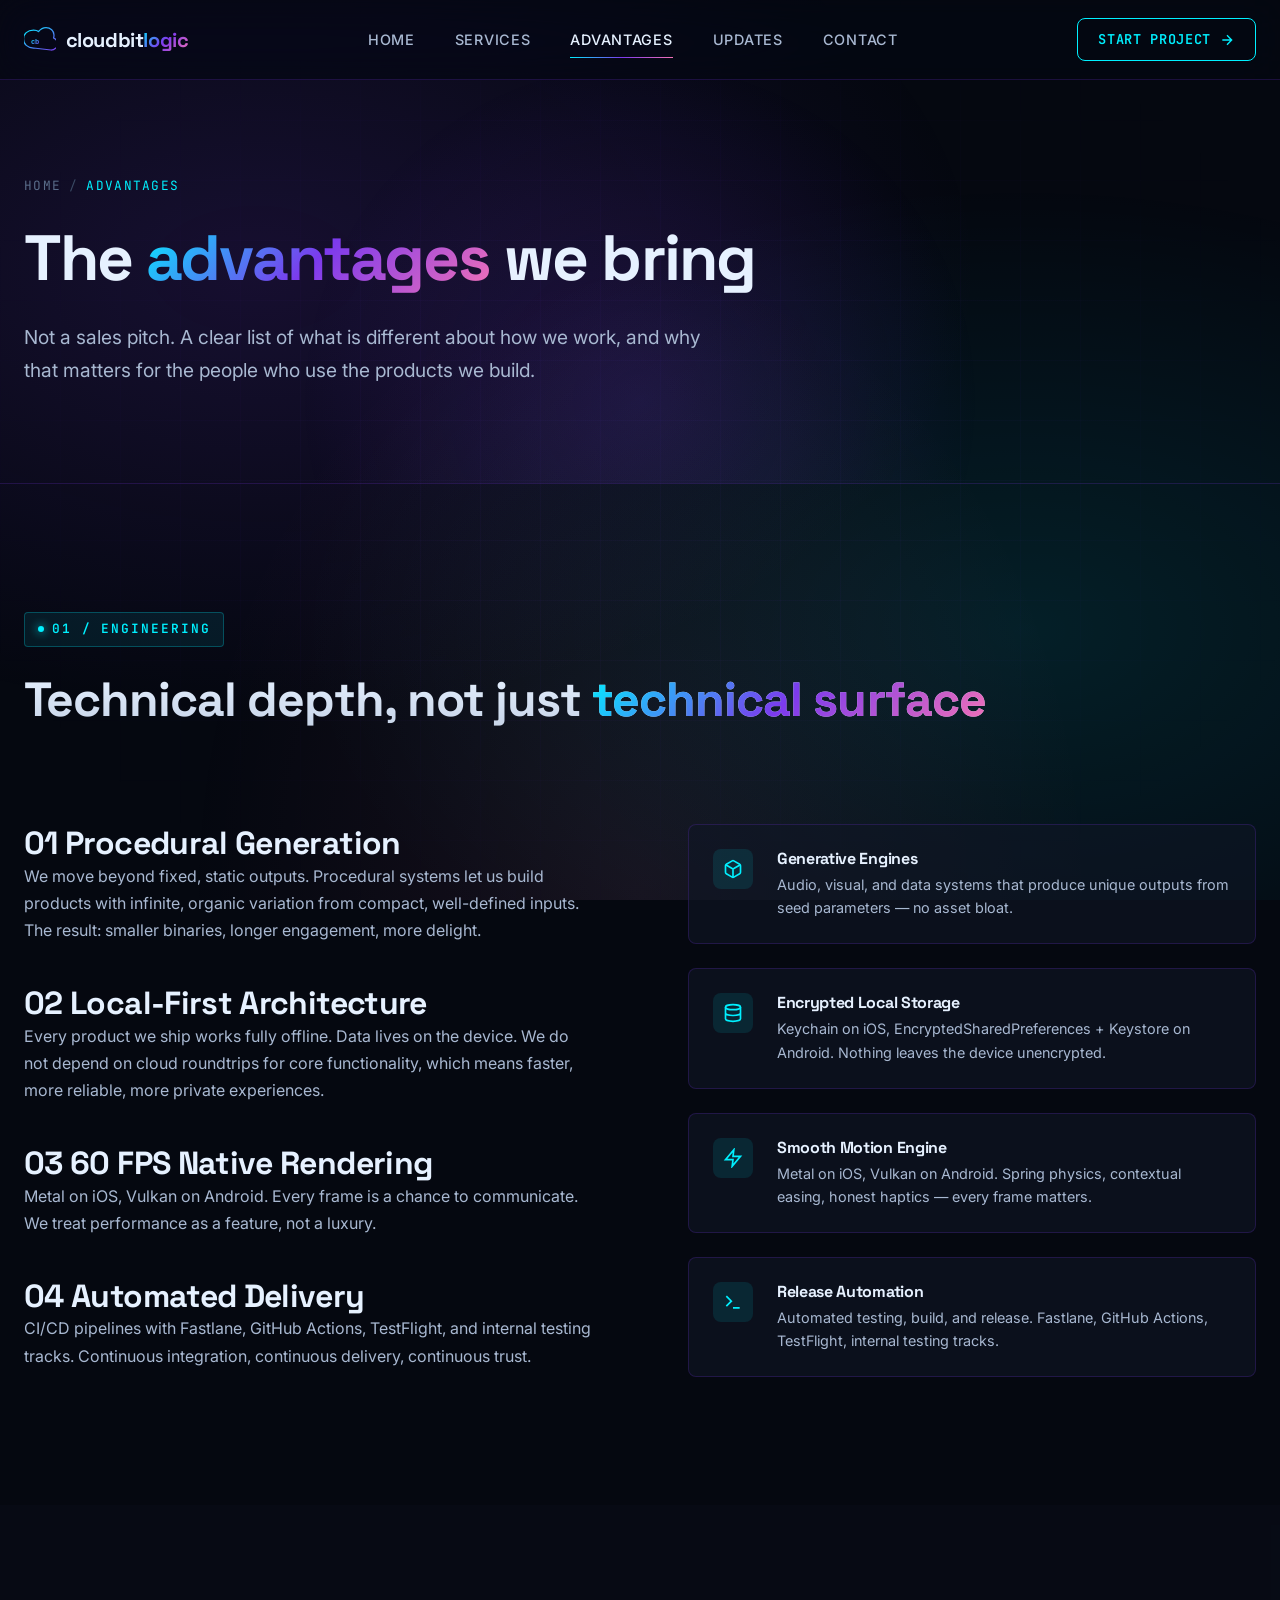
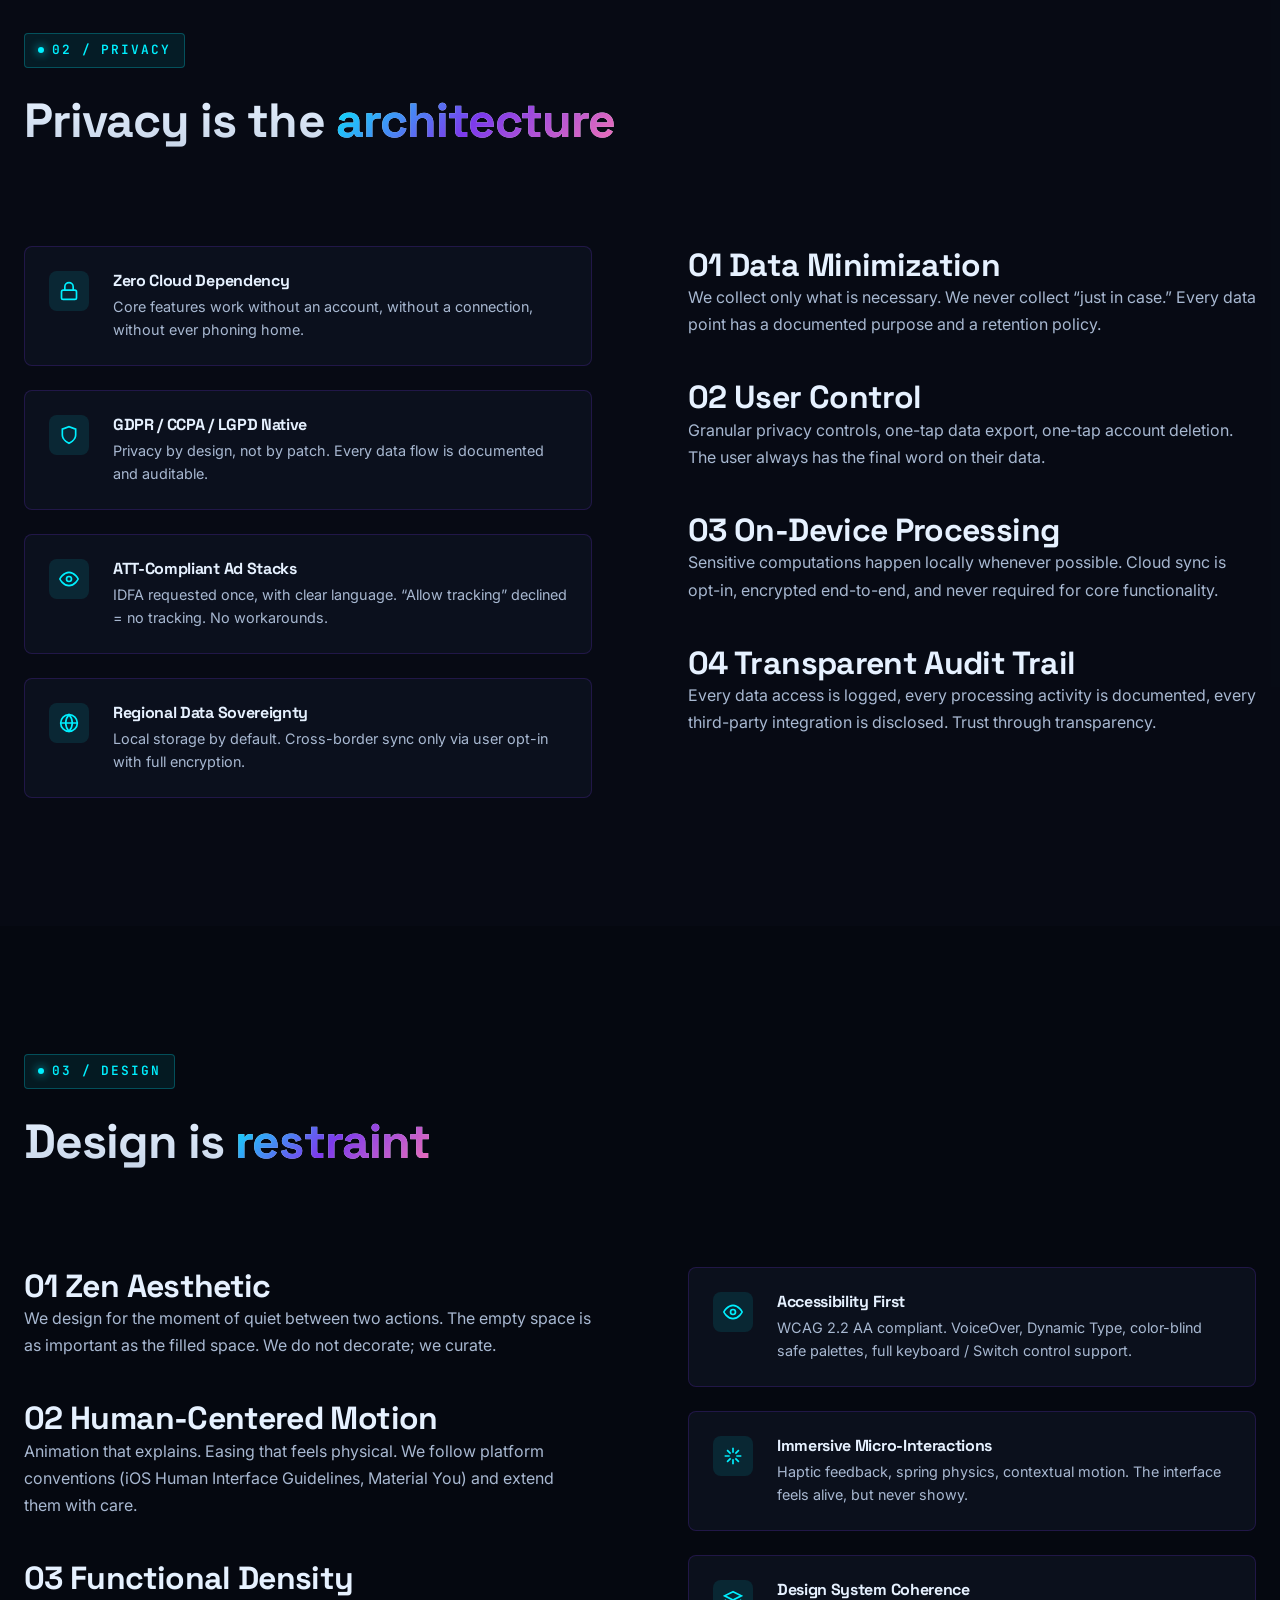
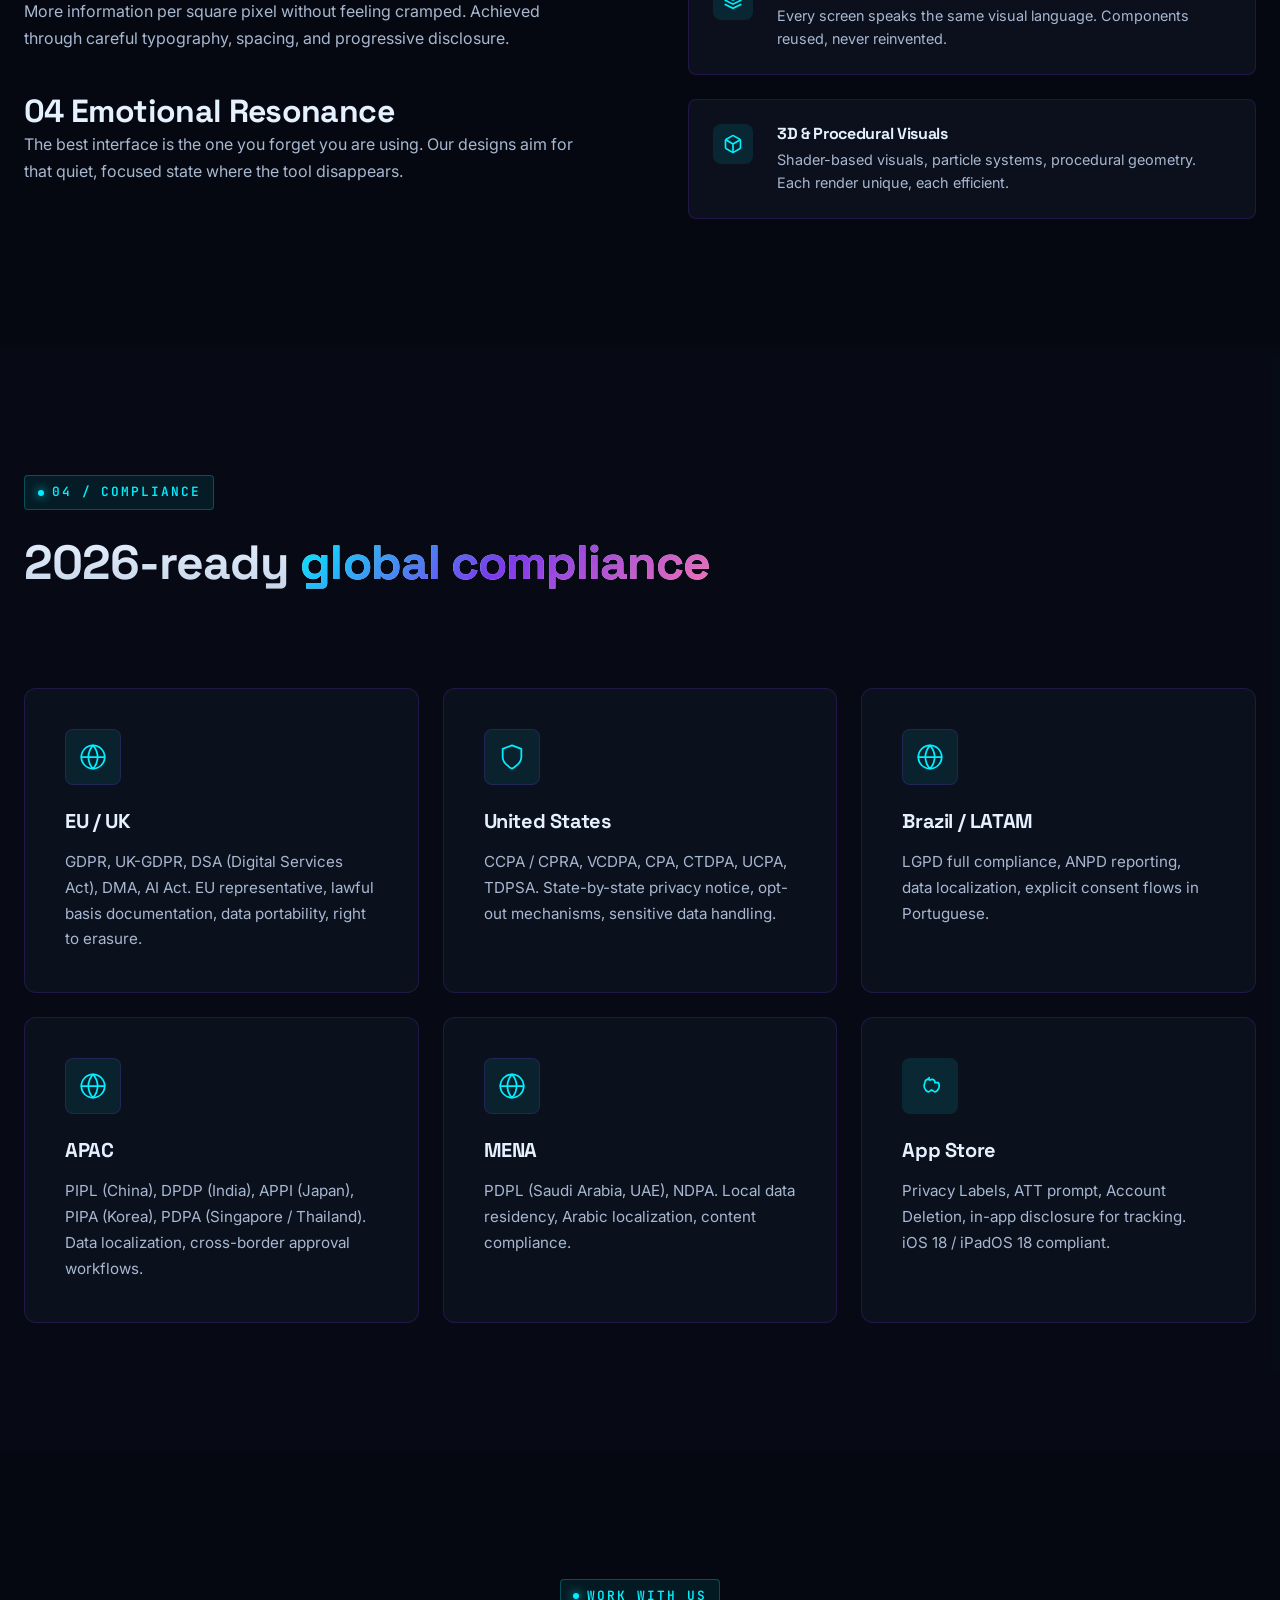
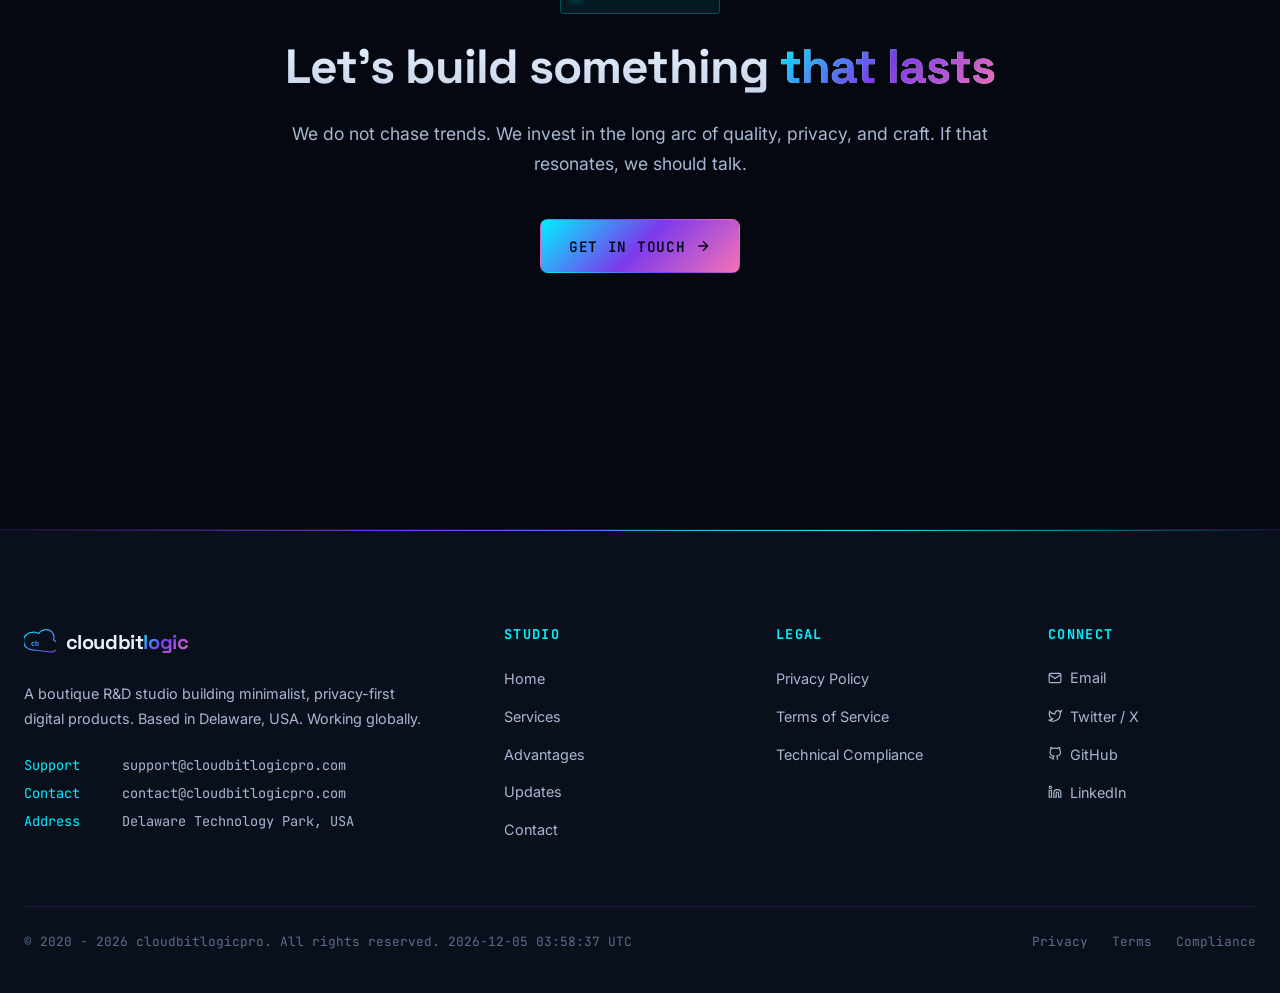
<file: advantages.html>
<!DOCTYPE html>
<html lang="en">
<head>
        <meta charset="UTF-8">
    <meta name="viewport" content="width=device-width, initial-scale=1.0, viewport-fit=cover">
    <meta name="theme-color" content="#050810">
    <meta name="color-scheme" content="dark">
    <title>Advantages - cloudbitlogicpro | Why Privacy-First Studio Design Wins</title>
    <meta name="description" content="Discover the technical and design advantages of working with cloudbitlogicpro: procedural generation, local-first architecture, GDPR / CCPA compliance, ATT expertise, and minimalist craftsmanship.">
    <link rel="canonical" href="https://cloudbitlogicpro.com/advantages.html">
    <link rel="icon" type="image/svg+xml" href="images/favicon.svg">
        <link rel="preconnect" href="https://fonts.googleapis.com">
    <link rel="preconnect" href="https://fonts.gstatic.com" crossorigin>
    <link href="https://fonts.googleapis.com/css2?family=Inter:wght@300;400;500;600;700;800&family=JetBrains+Mono:wght@400;500;700&family=Space+Grotesk:wght@400;500;600;700&display=swap" rel="stylesheet">
    <link rel="stylesheet" href="css/main.css">
    <link rel="stylesheet" href="css/components.css">
    <link rel="stylesheet" href="css/responsive.css">
</head>
<body>
<div class="page-loader" aria-hidden="true">
    <div class="loader-text">Initializing System</div>
    <div class="loader-bar"></div>
</div>
<svg xmlns="http://www.w3.org/2000/svg" style="display:none" aria-hidden="true">
    <defs>
        <symbol id="i-code" viewBox="0 0 24 24"><path d="M16 18l6-6-6-6M8 6l-6 6 6 6"/></symbol>
        <symbol id="i-shield" viewBox="0 0 24 24"><path d="M12 22s8-4 8-10V5l-8-3-8 3v7c0 6 8 10 8 10z"/></symbol>
        <symbol id="i-cube" viewBox="0 0 24 24"><path d="M21 16V8a2 2 0 00-1-1.73l-7-4a2 2 0 00-2 0l-7 4A2 2 0 003 8v8a2 2 0 001 1.73l7 4a2 2 0 002 0l7-4A2 2 0 0021 16z"/><path d="M3.27 6.96L12 12.01l8.73-5.05M12 22.08V12"/></symbol>
        <symbol id="i-spark" viewBox="0 0 24 24"><path d="M12 2v6m0 8v6M2 12h6m8 0h6M4.93 4.93l4.24 4.24m5.66 5.66l4.24 4.24M4.93 19.07l4.24-4.24m5.66-5.66l4.24-4.24"/></symbol>
        <symbol id="i-rocket" viewBox="0 0 24 24"><path d="M4.5 16.5c-1.5 1.26-2 5-2 5s3.74-.5 5-2c.71-.84.7-2.13-.09-2.91a2.18 2.18 0 00-2.91-.09zM12 15l-3-3a22 22 0 012-3.95A12.88 12.88 0 0122 2c0 2.72-.78 7.5-6 11a22.35 22.35 0 01-4 2zM9 12H4s.55-3.03 2-4c1.62-1.08 5 0 5 0M12 15v5s3.03-.55 4-2c1.08-1.62 0-5 0-5"/></symbol>
        <symbol id="i-zap" viewBox="0 0 24 24"><path d="M13 2L3 14h9l-1 8 10-12h-9l1-8z"/></symbol>
        <symbol id="i-target" viewBox="0 0 24 24"><circle cx="12" cy="12" r="10"/><circle cx="12" cy="12" r="6"/><circle cx="12" cy="12" r="2"/></symbol>
        <symbol id="i-globe" viewBox="0 0 24 24"><circle cx="12" cy="12" r="10"/><path d="M2 12h20M12 2a15.3 15.3 0 014 10 15.3 15.3 0 01-4 10 15.3 15.3 0 01-4-10 15.3 15.3 0 014-10z"/></symbol>
        <symbol id="i-mail" viewBox="0 0 24 24"><path d="M4 4h16c1.1 0 2 .9 2 2v12c0 1.1-.9 2-2 2H4c-1.1 0-2-.9-2-2V6c0-1.1.9-2 2-2z"/><path d="M22 6l-10 7L2 6"/></symbol>
        <symbol id="i-pin" viewBox="0 0 24 24"><path d="M21 10c0 7-9 13-9 13s-9-6-9-13a9 9 0 0118 0z"/><circle cx="12" cy="10" r="3"/></symbol>
        <symbol id="i-arrow" viewBox="0 0 24 24"><path d="M5 12h14M12 5l7 7-7 7"/></symbol>
        <symbol id="i-bars" viewBox="0 0 24 24"><path d="M3 12h18M3 6h18M3 18h18"/></symbol>
        <symbol id="i-x" viewBox="0 0 24 24"><path d="M18 6L6 18M6 6l12 12"/></symbol>
        <symbol id="i-eye" viewBox="0 0 24 24"><path d="M1 12s4-8 11-8 11 8 11 8-4 8-11 8-11-8-11-8z"/><circle cx="12" cy="12" r="3"/></symbol>
        <symbol id="i-lock" viewBox="0 0 24 24"><rect x="3" y="11" width="18" height="11" rx="2" ry="2"/><path d="M7 11V7a5 5 0 0110 0v4"/></symbol>
        <symbol id="i-cpu" viewBox="0 0 24 24"><rect x="4" y="4" width="16" height="16" rx="2" ry="2"/><rect x="9" y="9" width="6" height="6"/><path d="M9 1v3M15 1v3M9 20v3M15 20v3M20 9h3M20 14h3M1 9h3M1 14h3"/></symbol>
        <symbol id="i-layers" viewBox="0 0 24 24"><path d="M12 2L2 7l10 5 10-5-10-5zM2 17l10 5 10-5M2 12l10 5 10-5"/></symbol>
        <symbol id="i-database" viewBox="0 0 24 24"><ellipse cx="12" cy="5" rx="9" ry="3"/><path d="M21 12c0 1.66-4 3-9 3s-9-1.34-9-3M3 5v14c0 1.66 4 3 9 3s9-1.34 9-3V5"/></symbol>
        <symbol id="i-cloud" viewBox="0 0 24 24"><path d="M18 10h-1.26A8 8 0 109 20h9a5 5 0 000-10z"/></symbol>
        <symbol id="i-flask" viewBox="0 0 24 24"><path d="M9 2h6M10 2v6L4 18a3 3 0 003 4h10a3 3 0 003-4l-6-10V2"/></symbol>
        <symbol id="i-terminal" viewBox="0 0 24 24"><path d="M4 17l6-6-6-6M12 19h8"/></symbol>
        <symbol id="i-users" viewBox="0 0 24 24"><path d="M17 21v-2a4 4 0 00-4-4H5a4 4 0 00-4 4v2M9 11a4 4 0 100-8 4 4 0 000 8zM23 21v-2a4 4 0 00-3-3.87M16 3.13a4 4 0 010 7.75"/></symbol>
        <symbol id="i-map" viewBox="0 0 24 24"><path d="M1 6v16l7-4 8 4 7-4V2l-7 4-8-4-7 4zM8 2v16M16 6v16"/></symbol>
        <symbol id="i-calendar" viewBox="0 0 24 24"><rect x="3" y="4" width="18" height="18" rx="2" ry="2"/><path d="M16 2v4M8 2v4M3 10h18"/></symbol>
        <symbol id="i-archive" viewBox="0 0 24 24"><path d="M21 8v13H3V8M1 3h22v5H1zM10 12h4"/></symbol>
        <symbol id="i-edit" viewBox="0 0 24 24"><path d="M11 4H4a2 2 0 00-2 2v14a2 2 0 002 2h14a2 2 0 002-2v-7M18.5 2.5a2.121 2.121 0 013 3L12 15l-4 1 1-4 9.5-9.5z"/></symbol>
        <symbol id="i-heart" viewBox="0 0 24 24"><path d="M20.84 4.61a5.5 5.5 0 00-7.78 0L12 5.67l-1.06-1.06a5.5 5.5 0 00-7.78 7.78l1.06 1.06L12 21.23l7.78-7.78 1.06-1.06a5.5 5.5 0 000-7.78z"/></symbol>
        <symbol id="i-camera" viewBox="0 0 24 24"><path d="M23 19a2 2 0 01-2 2H3a2 2 0 01-2-2V8a2 2 0 012-2h4l2-3h6l2 3h4a2 2 0 012 2z"/><circle cx="12" cy="13" r="4"/></symbol>
        <symbol id="i-music" viewBox="0 0 24 24"><path d="M9 18V5l12-2v13M9 18a3 3 0 11-6 0 3 3 0 016 0zm12-2a3 3 0 11-6 0 3 3 0 016 0z"/></symbol>
        <symbol id="i-apple" viewBox="0 0 24 24"><path d="M18 8a4 4 0 00-3-4 4 4 0 00-3 1 4 4 0 00-3-1 4 4 0 00-3 4 8 8 0 001 9 5 5 0 003 2 3 3 0 002-1 3 3 0 012-1 3 3 0 012 1 3 3 0 002 1 5 5 0 003-2 8 8 0 001-9zM12 2a4 4 0 00-3 2"/></symbol>
        <symbol id="i-android" viewBox="0 0 24 24"><path d="M5 16V8a7 7 0 0114 0v8M5 16h14M5 16v3M19 16v3M9 5l-2-3M15 5l2-3M9 11h.01M15 11h.01"/></symbol>
        <symbol id="i-twitter" viewBox="0 0 24 24"><path d="M23 3a10.9 10.9 0 01-3.14 1.53 4.48 4.48 0 00-7.86 3v1A10.66 10.66 0 013 4s-4 9 5 13a11.64 11.64 0 01-7 2c9 5 20 0 20-11.5a4.5 4.5 0 00-.08-.83A7.72 7.72 0 0023 3z"/></symbol>
        <symbol id="i-linkedin" viewBox="0 0 24 24"><path d="M16 8a6 6 0 016 6v7h-4v-7a2 2 0 00-4 0v7h-4v-7a6 6 0 016-6zM2 9h4v12H2zM4 6a2 2 0 100-4 2 2 0 000 4z"/></symbol>
        <symbol id="i-github" viewBox="0 0 24 24"><path d="M9 19c-5 1.5-5-2.5-7-3m14 6v-3.87a3.37 3.37 0 00-.94-2.61c3.14-.35 6.44-1.54 6.44-7A5.44 5.44 0 0020 4.77 5.07 5.07 0 0019.91 1S18.73.65 16 2.48a13.38 13.38 0 00-7 0C6.27.65 5.09 1 5.09 1A5.07 5.07 0 005 4.77a5.44 5.44 0 00-1.5 3.78c0 5.42 3.3 6.61 6.44 7A3.37 3.37 0 009 18.13V22"/></symbol>
        <symbol id="i-check" viewBox="0 0 24 24"><path d="M20 6L9 17l-5-5"/></symbol>
        <symbol id="i-server" viewBox="0 0 24 24"><rect x="2" y="2" width="20" height="8" rx="2" ry="2"/><rect x="2" y="14" width="20" height="8" rx="2" ry="2"/><path d="M6 6h.01M6 18h.01"/></symbol>
        <symbol id="i-book" viewBox="0 0 24 24"><path d="M4 19.5A2.5 2.5 0 016.5 17H20M6.5 2H20v20H6.5A2.5 2.5 0 014 19.5v-15A2.5 2.5 0 016.5 2z"/></symbol>
        <symbol id="i-file" viewBox="0 0 24 24"><path d="M14 2H6a2 2 0 00-2 2v16a2 2 0 002 2h12a2 2 0 002-2V8zM14 2v6h6M16 13H8M16 17H8M10 9H8"/></symbol>
        <symbol id="i-bell" viewBox="0 0 24 24"><path d="M18 8A6 6 0 006 8c0 7-3 9-3 9h18s-3-2-3-9M13.73 21a2 2 0 01-3.46 0"/></symbol>
        <symbol id="i-infinity" viewBox="0 0 24 24"><path d="M18.178 8c5.096 0 5.096 8 0 8-5.095 0-7.133-8-12.739-8-4.585 0-4.585 8 0 8 5.606 0 7.644-8 12.739-8z"/></symbol>
        <symbol id="i-search" viewBox="0 0 24 24"><circle cx="11" cy="11" r="8"/><path d="M21 21l-4.35-4.35"/></symbol>
        <symbol id="i-send" viewBox="0 0 24 24"><path d="M22 2L11 13M22 2l-7 20-4-9-9-4 20-7z"/></symbol>
    </defs>
</svg>
<header class="site-header" role="banner">
    <nav class="nav" aria-label="Primary">
        <a href="index.html" class="nav-logo" aria-label="cloudbitlogicpro home">
            <svg class="logo-icon" viewBox="0 0 64 64" aria-hidden="true">
                <defs>
                    <linearGradient id="navLogoGrad" x1="0%" y1="0%" x2="100%" y2="100%">
                        <stop offset="0%" stop-color="#00f0ff"/>
                        <stop offset="100%" stop-color="#7c3aed"/>
                    </linearGradient>
                </defs>
                <path d="M22 40 C10 40 2 32 2 22 C2 12 10 4 22 4 C26 4 30 5 32 7 C36 2 41 -1 47 -1 C56 -1 63 6 63 14 C63 16 63 18 62 20 C67 22 70 27 70 32 C70 39 64 44 57 44 Z" transform="translate(-3,8)" fill="none" stroke="url(#navLogoGrad)" stroke-width="2.5" stroke-linejoin="round"/>
                <text x="14" y="40" font-family="monospace" font-size="14" fill="url(#navLogoGrad)" font-weight="700">cb</text>
            </svg>
            <span class="logo-text">cloudbit<span class="accent">logic</span></span>
        </a>
        <ul class="nav-menu">
            <li><a href="index.html">Home</a></li>
            <li><a href="services.html">Services</a></li>
            <li><a href="advantages.html">Advantages</a></li>
            <li><a href="news.html">Updates</a></li>
            <li><a href="contact.html">Contact</a></li>
        </ul>
        <a href="contact.html" class="nav-cta">
            <span>Start Project</span>
            <svg class="btn-icon" viewBox="0 0 24 24" fill="none" stroke="currentColor" stroke-width="2" aria-hidden="true"><use href="#i-arrow"/></svg>
        </a>
        <button class="nav-toggle" aria-label="Toggle menu" aria-expanded="false">
            <svg viewBox="0 0 24 24" width="20" height="20" fill="none" stroke="currentColor" stroke-width="2"><use href="#i-bars"/></svg>
        </button>
    </nav>
</header>

<main>
    <section class="page-header">
        <div class="container">
            <div class="page-header-content">
                <nav class="breadcrumb" aria-label="Breadcrumb">
                    <a href="index.html">Home</a>
                    <span class="sep">/</span>
                    <span class="current">Advantages</span>
                </nav>
                <h1 class="page-title">The <span class="gradient-text">advantages</span> we bring</h1>
                <p class="page-subtitle">Not a sales pitch. A clear list of what is different about how we work, and why that matters for the people who use the products we build.</p>
            </div>
        </div>
    </section>

    <section>
        <div class="container">
            <div class="section-header reveal">
                <span class="section-tag">01 / Engineering</span>
                <h2 class="section-title">Technical depth, not just <span class="gradient-text">technical surface</span></h2>
            </div>

            <div class="advantages-layout">
                <div class="reveal-left">
                    <h3><span class="num-badge">01</span> Procedural Generation</h3>
                    <p style="margin-bottom: var(--space-lg);">We move beyond fixed, static outputs. Procedural systems let us build products with infinite, organic variation from compact, well-defined inputs. The result: smaller binaries, longer engagement, more delight.</p>
                    <h3><span class="num-badge">02</span> Local-First Architecture</h3>
                    <p style="margin-bottom: var(--space-lg);">Every product we ship works fully offline. Data lives on the device. We do not depend on cloud roundtrips for core functionality, which means faster, more reliable, more private experiences.</p>
                    <h3><span class="num-badge">03</span> 60 FPS Native Rendering</h3>
                    <p style="margin-bottom: var(--space-lg);">Metal on iOS, Vulkan on Android. Every frame is a chance to communicate. We treat performance as a feature, not a luxury.</p>
                    <h3><span class="num-badge">04</span> Automated Delivery</h3>
                    <p>CI/CD pipelines with Fastlane, GitHub Actions, TestFlight, and internal testing tracks. Continuous integration, continuous delivery, continuous trust.</p>
                </div>

                <div class="reveal-right">
                    <ul class="feature-list">
                        <li class="feature-item">
                            <div class="feature-item-icon"><svg viewBox="0 0 24 24" fill="none" stroke="currentColor" stroke-width="2"><use href="#i-cube"/></svg></div>
                            <div class="feature-item-content">
                                <h4>Generative Engines</h4>
                                <p>Audio, visual, and data systems that produce unique outputs from seed parameters — no asset bloat.</p>
                            </div>
                        </li>
                        <li class="feature-item">
                            <div class="feature-item-icon"><svg viewBox="0 0 24 24" fill="none" stroke="currentColor" stroke-width="2"><use href="#i-database"/></svg></div>
                            <div class="feature-item-content">
                                <h4>Encrypted Local Storage</h4>
                                <p>Keychain on iOS, EncryptedSharedPreferences + Keystore on Android. Nothing leaves the device unencrypted.</p>
                            </div>
                        </li>
                        <li class="feature-item">
                            <div class="feature-item-icon"><svg viewBox="0 0 24 24" fill="none" stroke="currentColor" stroke-width="2"><use href="#i-zap"/></svg></div>
                            <div class="feature-item-content">
                                <h4>Smooth Motion Engine</h4>
                                <p>Metal on iOS, Vulkan on Android. Spring physics, contextual easing, honest haptics — every frame matters.</p>
                            </div>
                        </li>
                        <li class="feature-item">
                            <div class="feature-item-icon"><svg viewBox="0 0 24 24" fill="none" stroke="currentColor" stroke-width="2"><use href="#i-terminal"/></svg></div>
                            <div class="feature-item-content">
                                <h4>Release Automation</h4>
                                <p>Automated testing, build, and release. Fastlane, GitHub Actions, TestFlight, internal testing tracks.</p>
                            </div>
                        </li>
                    </ul>
                </div>
            </div>
        </div>
    </section>

    <section style="background: rgba(10, 15, 28, 0.4);">
        <div class="container">
            <div class="section-header reveal">
                <span class="section-tag">02 / Privacy</span>
                <h2 class="section-title">Privacy is the <span class="gradient-text">architecture</span></h2>
            </div>

            <div class="advantages-layout">
                <ul class="feature-list reveal-left">
                    <li class="feature-item">
                        <div class="feature-item-icon"><svg viewBox="0 0 24 24" fill="none" stroke="currentColor" stroke-width="2"><use href="#i-lock"/></svg></div>
                        <div class="feature-item-content">
                            <h4>Zero Cloud Dependency</h4>
                            <p>Core features work without an account, without a connection, without ever phoning home.</p>
                        </div>
                    </li>
                    <li class="feature-item">
                        <div class="feature-item-icon"><svg viewBox="0 0 24 24" fill="none" stroke="currentColor" stroke-width="2"><use href="#i-shield"/></svg></div>
                        <div class="feature-item-content">
                            <h4>GDPR / CCPA / LGPD Native</h4>
                            <p>Privacy by design, not by patch. Every data flow is documented and auditable.</p>
                        </div>
                    </li>
                    <li class="feature-item">
                        <div class="feature-item-icon"><svg viewBox="0 0 24 24" fill="none" stroke="currentColor" stroke-width="2"><use href="#i-eye"/></svg></div>
                        <div class="feature-item-content">
                            <h4>ATT-Compliant Ad Stacks</h4>
                            <p>IDFA requested once, with clear language. &ldquo;Allow tracking&rdquo; declined = no tracking. No workarounds.</p>
                        </div>
                    </li>
                    <li class="feature-item">
                        <div class="feature-item-icon"><svg viewBox="0 0 24 24" fill="none" stroke="currentColor" stroke-width="2"><use href="#i-globe"/></svg></div>
                        <div class="feature-item-content">
                            <h4>Regional Data Sovereignty</h4>
                            <p>Local storage by default. Cross-border sync only via user opt-in with full encryption.</p>
                        </div>
                    </li>
                </ul>

                <div class="reveal-right">
                    <h3><span class="num-badge">01</span> Data Minimization</h3>
                    <p style="margin-bottom: var(--space-lg);">We collect only what is necessary. We never collect &ldquo;just in case.&rdquo; Every data point has a documented purpose and a retention policy.</p>
                    <h3><span class="num-badge">02</span> User Control</h3>
                    <p style="margin-bottom: var(--space-lg);">Granular privacy controls, one-tap data export, one-tap account deletion. The user always has the final word on their data.</p>
                    <h3><span class="num-badge">03</span> On-Device Processing</h3>
                    <p style="margin-bottom: var(--space-lg);">Sensitive computations happen locally whenever possible. Cloud sync is opt-in, encrypted end-to-end, and never required for core functionality.</p>
                    <h3><span class="num-badge">04</span> Transparent Audit Trail</h3>
                    <p>Every data access is logged, every processing activity is documented, every third-party integration is disclosed. Trust through transparency.</p>
                </div>
            </div>
        </div>
    </section>

    <section>
        <div class="container">
            <div class="section-header reveal">
                <span class="section-tag">03 / Design</span>
                <h2 class="section-title">Design is <span class="gradient-text">restraint</span></h2>
            </div>

            <div class="advantages-layout">
                <div class="reveal-left">
                    <h3><span class="num-badge">01</span> Zen Aesthetic</h3>
                    <p style="margin-bottom: var(--space-lg);">We design for the moment of quiet between two actions. The empty space is as important as the filled space. We do not decorate; we curate.</p>
                    <h3><span class="num-badge">02</span> Human-Centered Motion</h3>
                    <p style="margin-bottom: var(--space-lg);">Animation that explains. Easing that feels physical. We follow platform conventions (iOS Human Interface Guidelines, Material You) and extend them with care.</p>
                    <h3><span class="num-badge">03</span> Functional Density</h3>
                    <p style="margin-bottom: var(--space-lg);">More information per square pixel without feeling cramped. Achieved through careful typography, spacing, and progressive disclosure.</p>
                    <h3><span class="num-badge">04</span> Emotional Resonance</h3>
                    <p>The best interface is the one you forget you are using. Our designs aim for that quiet, focused state where the tool disappears.</p>
                </div>

                <ul class="feature-list reveal-right">
                    <li class="feature-item">
                        <div class="feature-item-icon"><svg viewBox="0 0 24 24" fill="none" stroke="currentColor" stroke-width="2"><use href="#i-eye"/></svg></div>
                        <div class="feature-item-content">
                            <h4>Accessibility First</h4>
                            <p>WCAG 2.2 AA compliant. VoiceOver, Dynamic Type, color-blind safe palettes, full keyboard / Switch control support.</p>
                        </div>
                    </li>
                    <li class="feature-item">
                        <div class="feature-item-icon"><svg viewBox="0 0 24 24" fill="none" stroke="currentColor" stroke-width="2"><use href="#i-spark"/></svg></div>
                        <div class="feature-item-content">
                            <h4>Immersive Micro-Interactions</h4>
                            <p>Haptic feedback, spring physics, contextual motion. The interface feels alive, but never showy.</p>
                        </div>
                    </li>
                    <li class="feature-item">
                        <div class="feature-item-icon"><svg viewBox="0 0 24 24" fill="none" stroke="currentColor" stroke-width="2"><use href="#i-layers"/></svg></div>
                        <div class="feature-item-content">
                            <h4>Design System Coherence</h4>
                            <p>Every screen speaks the same visual language. Components reused, never reinvented.</p>
                        </div>
                    </li>
                    <li class="feature-item">
                        <div class="feature-item-icon"><svg viewBox="0 0 24 24" fill="none" stroke="currentColor" stroke-width="2"><use href="#i-cube"/></svg></div>
                        <div class="feature-item-content">
                            <h4>3D & Procedural Visuals</h4>
                            <p>Shader-based visuals, particle systems, procedural geometry. Each render unique, each efficient.</p>
                        </div>
                    </li>
                </ul>
            </div>
        </div>
    </section>

    <section style="background: rgba(10, 15, 28, 0.4);">
        <div class="container">
            <div class="section-header reveal">
                <span class="section-tag">04 / Compliance</span>
                <h2 class="section-title">2026-ready <span class="gradient-text">global compliance</span></h2>
            </div>

            <div class="services-grid">
                <div class="service-card reveal" data-tilt>
                    <div class="service-icon"><svg viewBox="0 0 24 24" fill="none" stroke="currentColor" stroke-width="1.5"><use href="#i-globe"/></svg></div>
                    <h3 class="service-title">EU / UK</h3>
                    <p class="service-desc">GDPR, UK-GDPR, DSA (Digital Services Act), DMA, AI Act. EU representative, lawful basis documentation, data portability, right to erasure.</p>
                </div>
                <div class="service-card reveal delay-1" data-tilt>
                    <div class="service-icon"><svg viewBox="0 0 24 24" fill="none" stroke="currentColor" stroke-width="1.5"><use href="#i-shield"/></svg></div>
                    <h3 class="service-title">United States</h3>
                    <p class="service-desc">CCPA / CPRA, VCDPA, CPA, CTDPA, UCPA, TDPSA. State-by-state privacy notice, opt-out mechanisms, sensitive data handling.</p>
                </div>
                <div class="service-card reveal delay-2" data-tilt>
                    <div class="service-icon"><svg viewBox="0 0 24 24" fill="none" stroke="currentColor" stroke-width="1.5"><use href="#i-globe"/></svg></div>
                    <h3 class="service-title">Brazil / LATAM</h3>
                    <p class="service-desc">LGPD full compliance, ANPD reporting, data localization, explicit consent flows in Portuguese.</p>
                </div>
                <div class="service-card reveal delay-3" data-tilt>
                    <div class="service-icon"><svg viewBox="0 0 24 24" fill="none" stroke="currentColor" stroke-width="1.5"><use href="#i-globe"/></svg></div>
                    <h3 class="service-title">APAC</h3>
                    <p class="service-desc">PIPL (China), DPDP (India), APPI (Japan), PIPA (Korea), PDPA (Singapore / Thailand). Data localization, cross-border approval workflows.</p>
                </div>
                <div class="service-card reveal delay-4" data-tilt>
                    <div class="service-icon"><svg viewBox="0 0 24 24" fill="none" stroke="currentColor" stroke-width="1.5"><use href="#i-globe"/></svg></div>
                    <h3 class="service-title">MENA</h3>
                    <p class="service-desc">PDPL (Saudi Arabia, UAE), NDPA. Local data residency, Arabic localization, content compliance.</p>
                </div>
                <div class="service-card reveal delay-5" data-tilt>
                    <div class="feature-item-icon" style="margin-bottom: var(--space-md); width: 56px; height: 56px;"><svg viewBox="0 0 24 24" fill="none" stroke="currentColor" stroke-width="1.5"><use href="#i-apple"/></svg></div>
                    <h3 class="service-title">App Store</h3>
                    <p class="service-desc">Privacy Labels, ATT prompt, Account Deletion, in-app disclosure for tracking. iOS 18 / iPadOS 18 compliant.</p>
                </div>
            </div>
        </div>
    </section>

    <section>
        <div class="container">
            <div class="reveal" style="text-align: center; max-width: 800px; margin: 0 auto;">
                <span class="section-tag">Work With Us</span>
                <h2 class="section-title">Let's build something <span class="gradient-text">that lasts</span></h2>
                <p class="section-subtitle" style="margin: 0 auto var(--space-lg);">We do not chase trends. We invest in the long arc of quality, privacy, and craft. If that resonates, we should talk.</p>
                <a href="contact.html" class="btn btn-primary" data-magnetic>
                    <span>Get in Touch</span>
                    <svg class="btn-icon" viewBox="0 0 24 24" fill="none" stroke="currentColor" stroke-width="2"><use href="#i-arrow"/></svg>
                </a>
            </div>
        </div>
    </section>
</main>

<footer class="site-footer" role="contentinfo">
    <div class="container">
        <div class="footer-grid">
            <div class="footer-brand">
                <a href="index.html" class="nav-logo">
                    <svg class="logo-icon" viewBox="0 0 64 64" aria-hidden="true" style="width: 32px; height: 32px;">
                        <defs>
                            <linearGradient id="footLogoGrad" x1="0%" y1="0%" x2="100%" y2="100%">
                                <stop offset="0%" stop-color="#00f0ff"/>
                                <stop offset="100%" stop-color="#7c3aed"/>
                            </linearGradient>
                        </defs>
                        <path d="M22 40 C10 40 2 32 2 22 C2 12 10 4 22 4 C26 4 30 5 32 7 C36 2 41 -1 47 -1 C56 -1 63 6 63 14 C63 16 63 18 62 20 C67 22 70 27 70 32 C70 39 64 44 57 44 Z" transform="translate(-3,8)" fill="none" stroke="url(#footLogoGrad)" stroke-width="2.5" stroke-linejoin="round"/>
                        <text x="14" y="40" font-family="monospace" font-size="14" fill="url(#footLogoGrad)" font-weight="700">cb</text>
                    </svg>
                    <span class="logo-text">cloudbit<span class="accent">logic</span></span>
                </a>
                <p>A boutique R&D studio building minimalist, privacy-first digital products. Based in Delaware, USA. Working globally.</p>
                <div class="footer-contact">
                    <div><span class="contact-label">Support</span> <a href="mailto:support@cloudbitlogicpro.com">support@cloudbitlogicpro.com</a></div>
                    <div><span class="contact-label">Contact</span> <a href="mailto:contact@cloudbitlogicpro.com">contact@cloudbitlogicpro.com</a></div>
                    <div><span class="contact-label">Address</span> <span>Delaware Technology Park, USA</span></div>
                </div>
            </div>

            <div class="footer-col">
                <h4>Studio</h4>
                <ul>
                    <li><a href="index.html">Home</a></li>
                    <li><a href="services.html">Services</a></li>
                    <li><a href="advantages.html">Advantages</a></li>
                    <li><a href="news.html">Updates</a></li>
                    <li><a href="contact.html">Contact</a></li>
                </ul>
            </div>

            <div class="footer-col">
                <h4>Legal</h4>
                <ul>
                    <li><a href="privacy-policy.html">Privacy Policy</a></li>
                    <li><a href="terms-of-service.html">Terms of Service</a></li>
                    <li><a href="technical-compliance.html">Technical Compliance</a></li>
                </ul>
            </div>

            <div class="footer-col">
                <h4>Connect</h4>
                <ul>
                    <li><a href="mailto:contact@cloudbitlogicpro.com"><svg width="14" height="14" viewBox="0 0 24 24" fill="none" stroke="currentColor" stroke-width="2"><use href="#i-mail"/></svg> Email</a></li>
                    <li><a href="https://twitter.com/cloudbitlogic" rel="noopener" target="_blank"><svg width="14" height="14" viewBox="0 0 24 24" fill="none" stroke="currentColor" stroke-width="2"><use href="#i-twitter"/></svg> Twitter / X</a></li>
                    <li><a href="https://github.com/cloudbitlogic" rel="noopener" target="_blank"><svg width="14" height="14" viewBox="0 0 24 24" fill="none" stroke="currentColor" stroke-width="2"><use href="#i-github"/></svg> GitHub</a></li>
                    <li><a href="https://linkedin.com/company/cloudbitlogic" rel="noopener" target="_blank"><svg width="14" height="14" viewBox="0 0 24 24" fill="none" stroke="currentColor" stroke-width="2"><use href="#i-linkedin"/></svg> LinkedIn</a></li>
                </ul>
            </div>
        </div>

        <div class="footer-bottom">
            <p>&copy; 2020 - 2026 cloudbitlogicpro. All rights reserved. <span data-clock>2026-01-15 00:00:00 UTC</span></p>
            <div class="footer-legal">
                <a href="privacy-policy.html">Privacy</a>
                <a href="terms-of-service.html">Terms</a>
                <a href="technical-compliance.html">Compliance</a>
            </div>
        </div>
    </div>
</footer>
<script src="js/main.js" defer></script>
<script src="js/animations.js" defer></script>
</body>
</html>
</file>
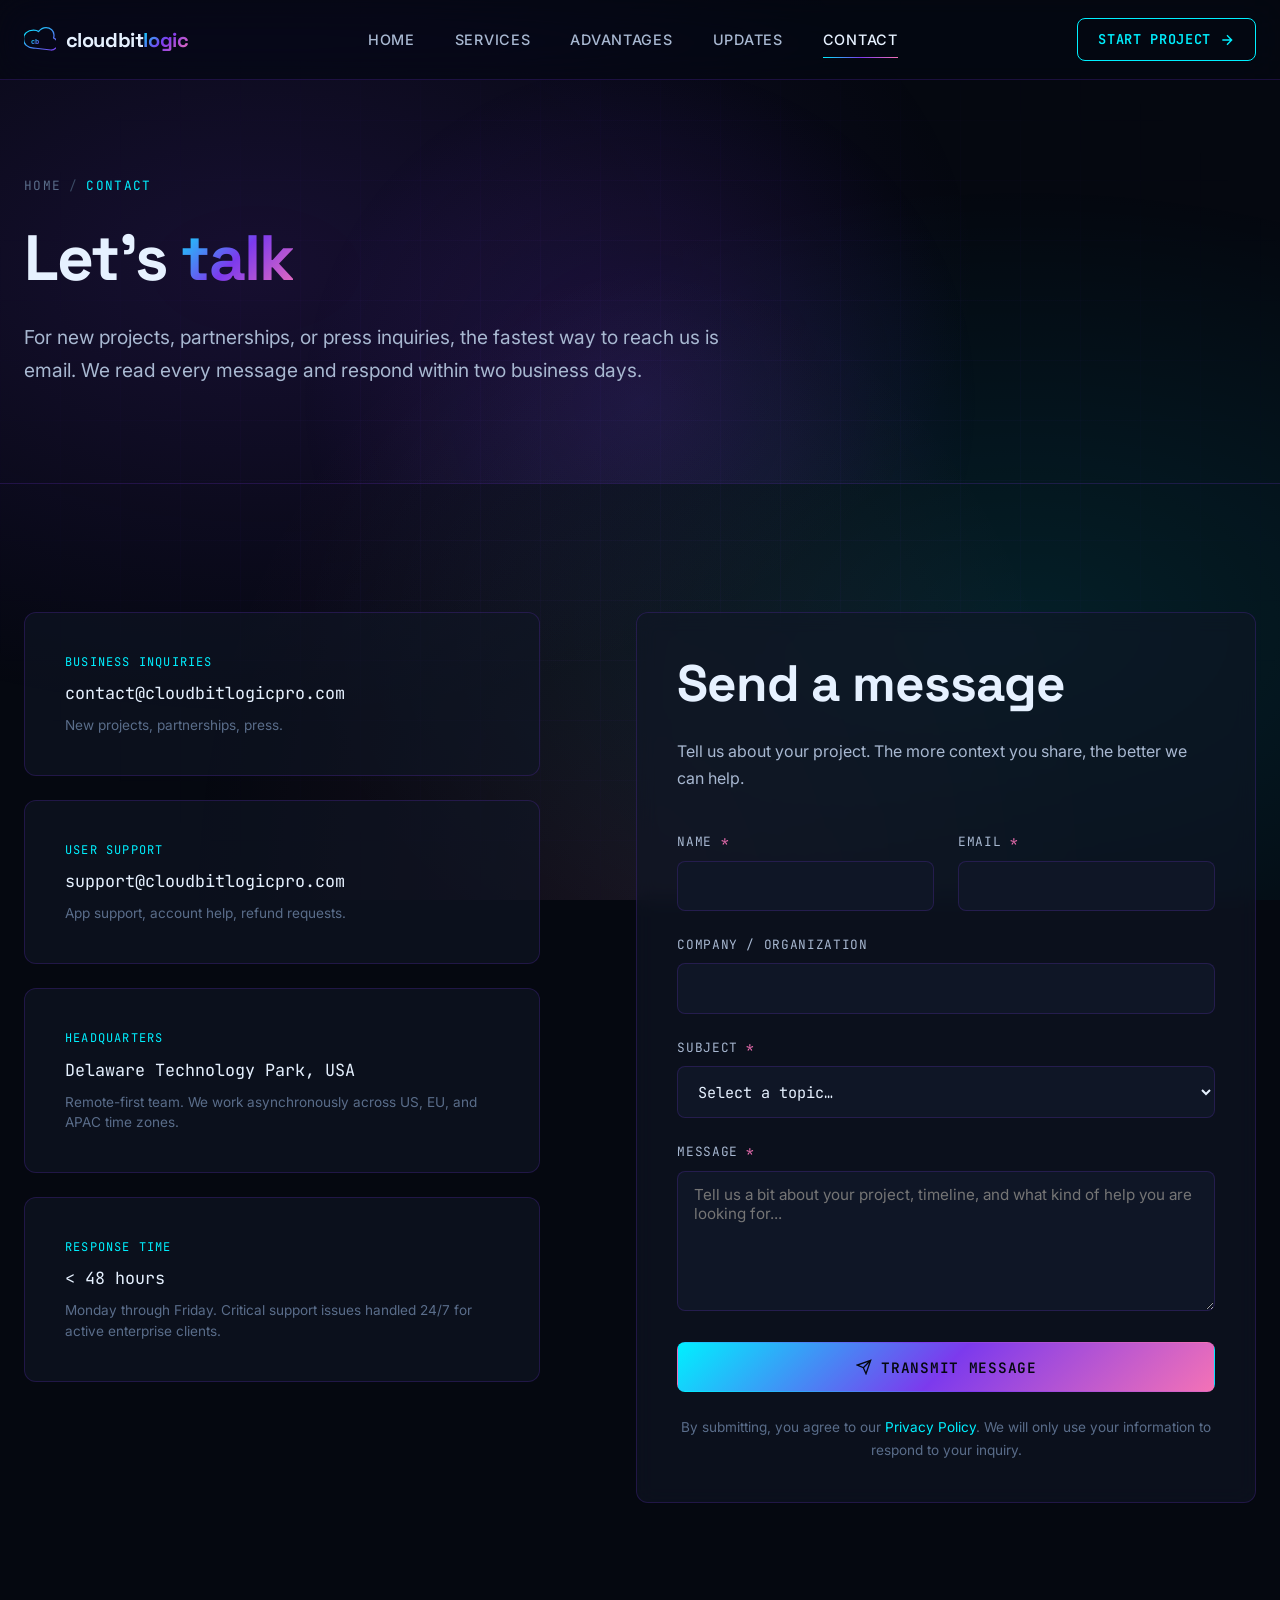
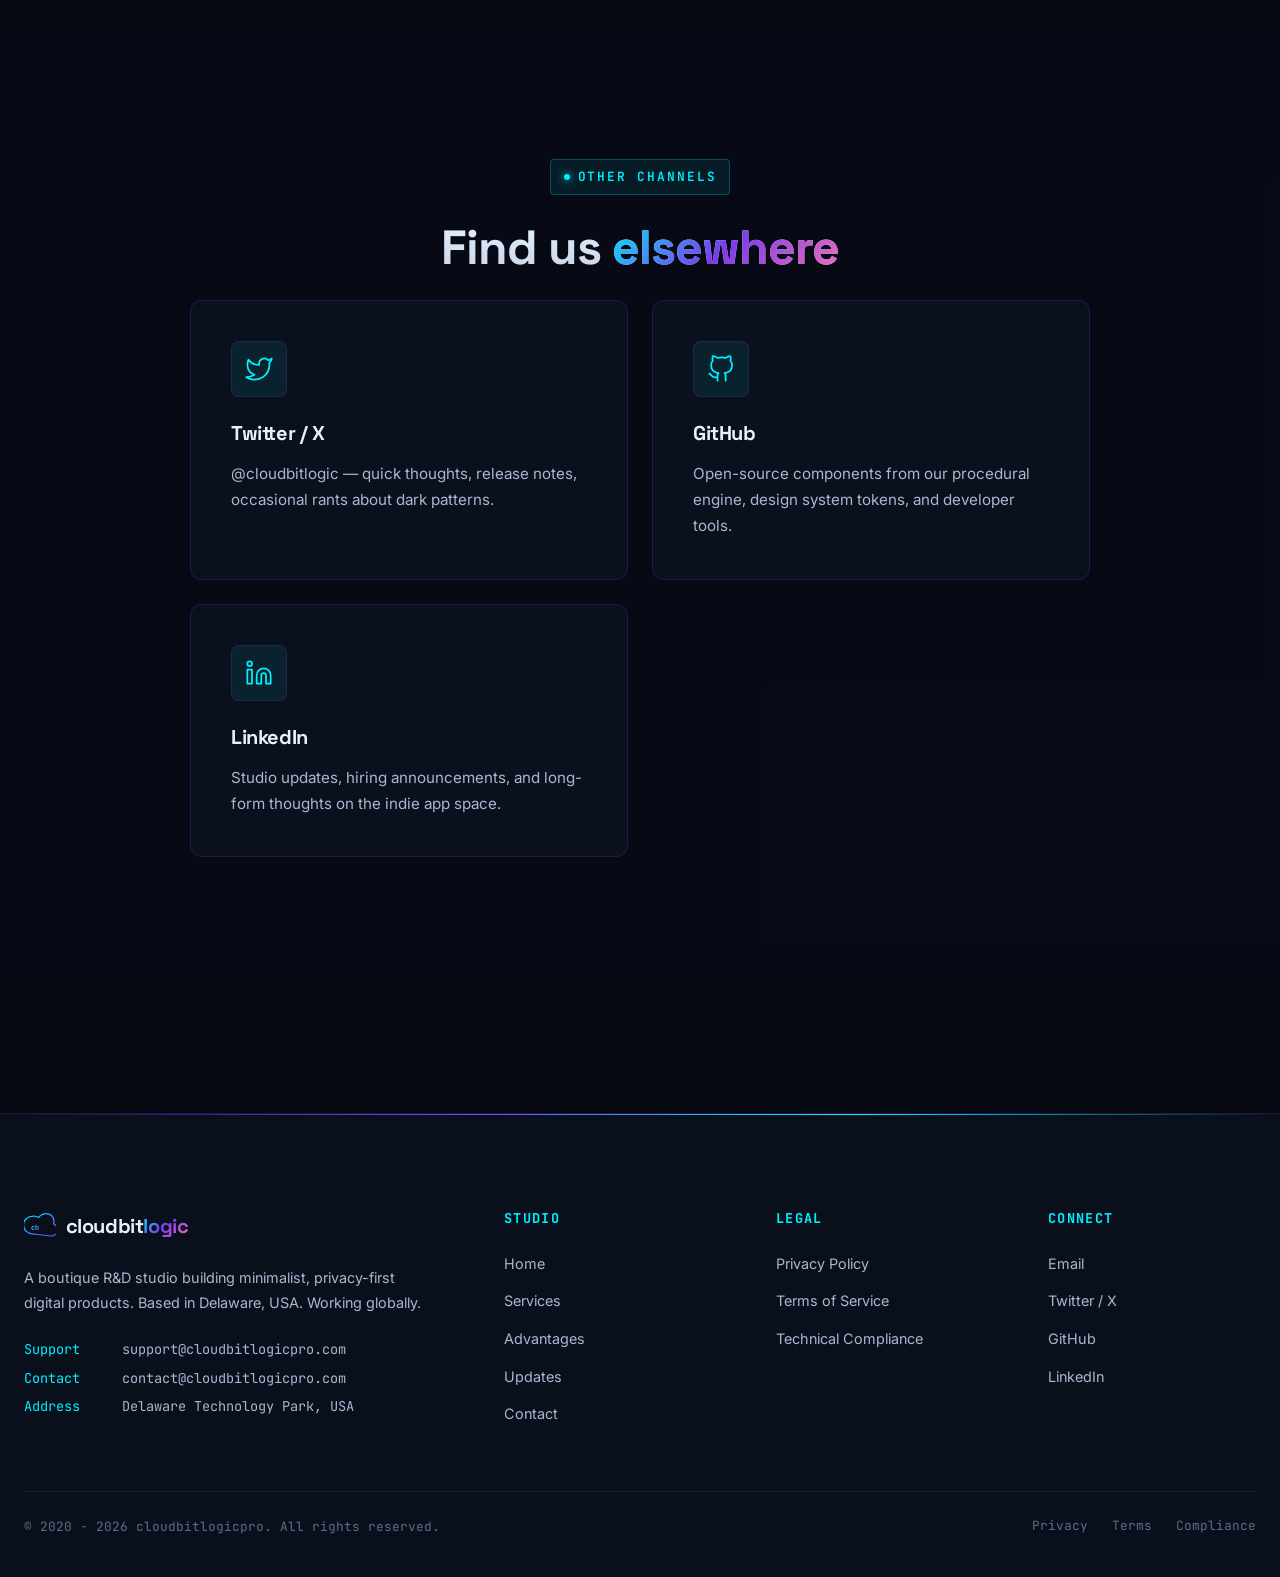
<file: contact.html>
<!DOCTYPE html>
<html lang="en">
<head>
        <meta charset="UTF-8">
    <meta name="viewport" content="width=device-width, initial-scale=1.0, viewport-fit=cover">
    <meta name="theme-color" content="#050810">
    <meta name="color-scheme" content="dark">
    <title>Contact - cloudbitlogicpro | Start a Project, Get Support</title>
    <meta name="description" content="Get in touch with cloudbitlogicpro. Project inquiries, support requests, partnership opportunities. Based in Delaware, USA. Working globally.">
    <link rel="canonical" href="https://cloudbitlogicpro.com/contact.html">
    <link rel="icon" type="image/svg+xml" href="images/favicon.svg">
        <link rel="preconnect" href="https://fonts.googleapis.com">
    <link rel="preconnect" href="https://fonts.gstatic.com" crossorigin>
    <link href="https://fonts.googleapis.com/css2?family=Inter:wght@300;400;500;600;700;800&family=JetBrains+Mono:wght@400;500;700&family=Space+Grotesk:wght@400;500;600;700&display=swap" rel="stylesheet">
    <link rel="stylesheet" href="css/main.css">
    <link rel="stylesheet" href="css/components.css">
    <link rel="stylesheet" href="css/responsive.css">
    <script type="application/ld+json">
    {
        "@context": "https://schema.org",
        "@type": "ContactPage",
        "url": "https://cloudbitlogicpro.com/contact.html",
        "name": "Contact cloudbitlogicpro"
    }
    </script>
</head>
<body>
<div class="page-loader" aria-hidden="true">
    <div class="loader-text">Initializing System</div>
    <div class="loader-bar"></div>
</div>
<svg xmlns="http://www.w3.org/2000/svg" style="display:none" aria-hidden="true">
    <defs>
        <symbol id="i-code" viewBox="0 0 24 24"><path d="M16 18l6-6-6-6M8 6l-6 6 6 6"/></symbol>
        <symbol id="i-shield" viewBox="0 0 24 24"><path d="M12 22s8-4 8-10V5l-8-3-8 3v7c0 6 8 10 8 10z"/></symbol>
        <symbol id="i-cube" viewBox="0 0 24 24"><path d="M21 16V8a2 2 0 00-1-1.73l-7-4a2 2 0 00-2 0l-7 4A2 2 0 003 8v8a2 2 0 001 1.73l7 4a2 2 0 002 0l7-4A2 2 0 0021 16z"/><path d="M3.27 6.96L12 12.01l8.73-5.05M12 22.08V12"/></symbol>
        <symbol id="i-spark" viewBox="0 0 24 24"><path d="M12 2v6m0 8v6M2 12h6m8 0h6M4.93 4.93l4.24 4.24m5.66 5.66l4.24 4.24M4.93 19.07l4.24-4.24m5.66-5.66l4.24-4.24"/></symbol>
        <symbol id="i-rocket" viewBox="0 0 24 24"><path d="M4.5 16.5c-1.5 1.26-2 5-2 5s3.74-.5 5-2c.71-.84.7-2.13-.09-2.91a2.18 2.18 0 00-2.91-.09zM12 15l-3-3a22 22 0 012-3.95A12.88 12.88 0 0122 2c0 2.72-.78 7.5-6 11a22.35 22.35 0 01-4 2zM9 12H4s.55-3.03 2-4c1.62-1.08 5 0 5 0M12 15v5s3.03-.55 4-2c1.08-1.62 0-5 0-5"/></symbol>
        <symbol id="i-zap" viewBox="0 0 24 24"><path d="M13 2L3 14h9l-1 8 10-12h-9l1-8z"/></symbol>
        <symbol id="i-target" viewBox="0 0 24 24"><circle cx="12" cy="12" r="10"/><circle cx="12" cy="12" r="6"/><circle cx="12" cy="12" r="2"/></symbol>
        <symbol id="i-globe" viewBox="0 0 24 24"><circle cx="12" cy="12" r="10"/><path d="M2 12h20M12 2a15.3 15.3 0 014 10 15.3 15.3 0 01-4 10 15.3 15.3 0 01-4-10 15.3 15.3 0 014-10z"/></symbol>
        <symbol id="i-mail" viewBox="0 0 24 24"><path d="M4 4h16c1.1 0 2 .9 2 2v12c0 1.1-.9 2-2 2H4c-1.1 0-2-.9-2-2V6c0-1.1.9-2 2-2z"/><path d="M22 6l-10 7L2 6"/></symbol>
        <symbol id="i-pin" viewBox="0 0 24 24"><path d="M21 10c0 7-9 13-9 13s-9-6-9-13a9 9 0 0118 0z"/><circle cx="12" cy="10" r="3"/></symbol>
        <symbol id="i-arrow" viewBox="0 0 24 24"><path d="M5 12h14M12 5l7 7-7 7"/></symbol>
        <symbol id="i-bars" viewBox="0 0 24 24"><path d="M3 12h18M3 6h18M3 18h18"/></symbol>
        <symbol id="i-eye" viewBox="0 0 24 24"><path d="M1 12s4-8 11-8 11 8 11 8-4 8-11 8-11-8-11-8z"/><circle cx="12" cy="12" r="3"/></symbol>
        <symbol id="i-lock" viewBox="0 0 24 24"><rect x="3" y="11" width="18" height="11" rx="2" ry="2"/><path d="M7 11V7a5 5 0 0110 0v4"/></symbol>
        <symbol id="i-cpu" viewBox="0 0 24 24"><rect x="4" y="4" width="16" height="16" rx="2" ry="2"/><rect x="9" y="9" width="6" height="6"/><path d="M9 1v3M15 1v3M9 20v3M15 20v3M20 9h3M20 14h3M1 9h3M1 14h3"/></symbol>
        <symbol id="i-layers" viewBox="0 0 24 24"><path d="M12 2L2 7l10 5 10-5-10-5zM2 17l10 5 10-5M2 12l10 5 10-5"/></symbol>
        <symbol id="i-database" viewBox="0 0 24 24"><ellipse cx="12" cy="5" rx="9" ry="3"/><path d="M21 12c0 1.66-4 3-9 3s-9-1.34-9-3M3 5v14c0 1.66 4 3 9 3s9-1.34 9-3V5"/></symbol>
        <symbol id="i-cloud" viewBox="0 0 24 24"><path d="M18 10h-1.26A8 8 0 109 20h9a5 5 0 000-10z"/></symbol>
        <symbol id="i-flask" viewBox="0 0 24 24"><path d="M9 2h6M10 2v6L4 18a3 3 0 003 4h10a3 3 0 003-4l-6-10V2"/></symbol>
        <symbol id="i-terminal" viewBox="0 0 24 24"><path d="M4 17l6-6-6-6M12 19h8"/></symbol>
        <symbol id="i-users" viewBox="0 0 24 24"><path d="M17 21v-2a4 4 0 00-4-4H5a4 4 0 00-4 4v2M9 11a4 4 0 100-8 4 4 0 000 8zM23 21v-2a4 4 0 00-3-3.87M16 3.13a4 4 0 010 7.75"/></symbol>
        <symbol id="i-map" viewBox="0 0 24 24"><path d="M1 6v16l7-4 8 4 7-4V2l-7 4-8-4-7 4zM8 2v16M16 6v16"/></symbol>
        <symbol id="i-calendar" viewBox="0 0 24 24"><rect x="3" y="4" width="18" height="18" rx="2" ry="2"/><path d="M16 2v4M8 2v4M3 10h18"/></symbol>
        <symbol id="i-archive" viewBox="0 0 24 24"><path d="M21 8v13H3V8M1 3h22v5H1zM10 12h4"/></symbol>
        <symbol id="i-edit" viewBox="0 0 24 24"><path d="M11 4H4a2 2 0 00-2 2v14a2 2 0 002 2h14a2 2 0 002-2v-7M18.5 2.5a2.121 2.121 0 013 3L12 15l-4 1 1-4 9.5-9.5z"/></symbol>
        <symbol id="i-heart" viewBox="0 0 24 24"><path d="M20.84 4.61a5.5 5.5 0 00-7.78 0L12 5.67l-1.06-1.06a5.5 5.5 0 00-7.78 7.78l1.06 1.06L12 21.23l7.78-7.78 1.06-1.06a5.5 5.5 0 000-7.78z"/></symbol>
        <symbol id="i-camera" viewBox="0 0 24 24"><path d="M23 19a2 2 0 01-2 2H3a2 2 0 01-2-2V8a2 2 0 012-2h4l2-3h6l2 3h4a2 2 0 012 2z"/><circle cx="12" cy="13" r="4"/></symbol>
        <symbol id="i-music" viewBox="0 0 24 24"><path d="M9 18V5l12-2v13M9 18a3 3 0 11-6 0 3 3 0 016 0zm12-2a3 3 0 11-6 0 3 3 0 016 0z"/></symbol>
        <symbol id="i-apple" viewBox="0 0 24 24"><path d="M18 8a4 4 0 00-3-4 4 4 0 00-3 1 4 4 0 00-3-1 4 4 0 00-3 4 8 8 0 001 9 5 5 0 003 2 3 3 0 002-1 3 3 0 012-1 3 3 0 012 1 3 3 0 002 1 5 5 0 003-2 8 8 0 001-9zM12 2a4 4 0 00-3 2"/></symbol>
        <symbol id="i-android" viewBox="0 0 24 24"><path d="M5 16V8a7 7 0 0114 0v8M5 16h14M5 16v3M19 16v3M9 5l-2-3M15 5l2-3M9 11h.01M15 11h.01"/></symbol>
        <symbol id="i-twitter" viewBox="0 0 24 24"><path d="M23 3a10.9 10.9 0 01-3.14 1.53 4.48 4.48 0 00-7.86 3v1A10.66 10.66 0 013 4s-4 9 5 13a11.64 11.64 0 01-7 2c9 5 20 0 20-11.5a4.5 4.5 0 00-.08-.83A7.72 7.72 0 0023 3z"/></symbol>
        <symbol id="i-linkedin" viewBox="0 0 24 24"><path d="M16 8a6 6 0 016 6v7h-4v-7a2 2 0 00-4 0v7h-4v-7a6 6 0 016-6zM2 9h4v12H2zM4 6a2 2 0 100-4 2 2 0 000 4z"/></symbol>
        <symbol id="i-github" viewBox="0 0 24 24"><path d="M9 19c-5 1.5-5-2.5-7-3m14 6v-3.87a3.37 3.37 0 00-.94-2.61c3.14-.35 6.44-1.54 6.44-7A5.44 5.44 0 0020 4.77 5.07 5.07 0 0019.91 1S18.73.65 16 2.48a13.38 13.38 0 00-7 0C6.27.65 5.09 1 5.09 1A5.07 5.07 0 005 4.77a5.44 5.44 0 00-1.5 3.78c0 5.42 3.3 6.61 6.44 7A3.37 3.37 0 009 18.13V22"/></symbol>
        <symbol id="i-check" viewBox="0 0 24 24"><path d="M20 6L9 17l-5-5"/></symbol>
        <symbol id="i-server" viewBox="0 0 24 24"><rect x="2" y="2" width="20" height="8" rx="2" ry="2"/><rect x="2" y="14" width="20" height="8" rx="2" ry="2"/><path d="M6 6h.01M6 18h.01"/></symbol>
        <symbol id="i-send" viewBox="0 0 24 24"><path d="M22 2L11 13M22 2l-7 20-4-9-9-4 20-7z"/></symbol>
        <symbol id="i-bell" viewBox="0 0 24 24"><path d="M18 8A6 6 0 006 8c0 7-3 9-3 9h18s-3-2-3-9M13.73 21a2 2 0 01-3.46 0"/></symbol>
        <symbol id="i-x" viewBox="0 0 24 24"><path d="M18 6L6 18M6 6l12 12"/></symbol>
        <symbol id="i-search" viewBox="0 0 24 24"><circle cx="11" cy="11" r="8"/><path d="M21 21l-4.35-4.35"/></symbol>
        <symbol id="i-book" viewBox="0 0 24 24"><path d="M4 19.5A2.5 2.5 0 016.5 17H20M6.5 2H20v20H6.5A2.5 2.5 0 014 19.5v-15A2.5 2.5 0 016.5 2z"/></symbol>
        <symbol id="i-file" viewBox="0 0 24 24"><path d="M14 2H6a2 2 0 00-2 2v16a2 2 0 002 2h12a2 2 0 002-2V8zM14 2v6h6M16 13H8M16 17H8M10 9H8"/></symbol>
        <symbol id="i-infinity" viewBox="0 0 24 24"><path d="M18.178 8c5.096 0 5.096 8 0 8-5.095 0-7.133-8-12.739-8-4.585 0-4.585 8 0 8 5.606 0 7.644-8 12.739-8z"/></symbol>
    </defs>
</svg>
<header class="site-header" role="banner">
    <nav class="nav" aria-label="Primary">
        <a href="index.html" class="nav-logo" aria-label="cloudbitlogicpro home">
            <svg class="logo-icon" viewBox="0 0 64 64" aria-hidden="true">
                <defs>
                    <linearGradient id="navLogoGrad" x1="0%" y1="0%" x2="100%" y2="100%">
                        <stop offset="0%" stop-color="#00f0ff"/>
                        <stop offset="100%" stop-color="#7c3aed"/>
                    </linearGradient>
                </defs>
                <path d="M22 40 C10 40 2 32 2 22 C2 12 10 4 22 4 C26 4 30 5 32 7 C36 2 41 -1 47 -1 C56 -1 63 6 63 14 C63 16 63 18 62 20 C67 22 70 27 70 32 C70 39 64 44 57 44 Z" transform="translate(-3,8)" fill="none" stroke="url(#navLogoGrad)" stroke-width="2.5" stroke-linejoin="round"/>
                <text x="14" y="40" font-family="monospace" font-size="14" fill="url(#navLogoGrad)" font-weight="700">cb</text>
            </svg>
            <span class="logo-text">cloudbit<span class="accent">logic</span></span>
        </a>
        <ul class="nav-menu">
            <li><a href="index.html">Home</a></li>
            <li><a href="services.html">Services</a></li>
            <li><a href="advantages.html">Advantages</a></li>
            <li><a href="news.html">Updates</a></li>
            <li><a href="contact.html">Contact</a></li>
        </ul>
        <a href="contact.html" class="nav-cta">
            <span>Start Project</span>
            <svg class="btn-icon" viewBox="0 0 24 24" fill="none" stroke="currentColor" stroke-width="2" aria-hidden="true"><use href="#i-arrow"/></svg>
        </a>
        <button class="nav-toggle" aria-label="Toggle menu" aria-expanded="false">
            <svg viewBox="0 0 24 24" width="20" height="20" fill="none" stroke="currentColor" stroke-width="2"><use href="#i-bars"/></svg>
        </button>
    </nav>
</header>

<main>
    <section class="page-header">
        <div class="container">
            <div class="page-header-content">
                <nav class="breadcrumb" aria-label="Breadcrumb">
                    <a href="index.html">Home</a>
                    <span class="sep">/</span>
                    <span class="current">Contact</span>
                </nav>
                <h1 class="page-title">Let's <span class="gradient-text">talk</span></h1>
                <p class="page-subtitle">For new projects, partnerships, or press inquiries, the fastest way to reach us is email. We read every message and respond within two business days.</p>
            </div>
        </div>
    </section>

    <section>
        <div class="container">
            <div class="contact-grid">
                <div class="contact-info">
                    <a href="mailto:contact@cloudbitlogicpro.com" class="contact-card reveal" data-tilt>
                        <div class="contact-card-label">Business Inquiries</div>
                        <div class="contact-card-value">contact@cloudbitlogicpro.com</div>
                        <div class="contact-card-desc">New projects, partnerships, press.</div>
                    </a>
                    <a href="mailto:support@cloudbitlogicpro.com" class="contact-card reveal delay-1" data-tilt>
                        <div class="contact-card-label">User Support</div>
                        <div class="contact-card-value">support@cloudbitlogicpro.com</div>
                        <div class="contact-card-desc">App support, account help, refund requests.</div>
                    </a>
                    <div class="contact-card reveal delay-2">
                        <div class="contact-card-label">Headquarters</div>
                        <div class="contact-card-value">Delaware Technology Park, USA</div>
                        <div class="contact-card-desc">Remote-first team. We work asynchronously across US, EU, and APAC time zones.</div>
                    </div>
                    <div class="contact-card reveal delay-3">
                        <div class="contact-card-label">Response Time</div>
                        <div class="contact-card-value">< 48 hours</div>
                        <div class="contact-card-desc">Monday through Friday. Critical support issues handled 24/7 for active enterprise clients.</div>
                    </div>
                </div>

                <form class="contact-form reveal" data-form>
                    <h2 style="margin-bottom: var(--space-md);">Send a message</h2>
                    <p style="margin-bottom: var(--space-lg); color: var(--c-text-secondary);">Tell us about your project. The more context you share, the better we can help.</p>

                    <div class="form-row">
                        <div class="form-group">
                            <label class="form-label" for="name">Name <span class="req">*</span></label>
                            <input class="form-input" type="text" id="name" name="name" required autocomplete="name">
                        </div>
                        <div class="form-group">
                            <label class="form-label" for="email">Email <span class="req">*</span></label>
                            <input class="form-input" type="email" id="email" name="email" required autocomplete="email">
                        </div>
                    </div>

                    <div class="form-group">
                        <label class="form-label" for="company">Company / Organization</label>
                        <input class="form-input" type="text" id="company" name="company" autocomplete="organization">
                    </div>

                    <div class="form-group">
                        <label class="form-label" for="subject">Subject <span class="req">*</span></label>
                        <select class="form-select" id="subject" name="subject" required>
                            <option value="">Select a topic&hellip;</option>
                            <option value="new-project">New project inquiry</option>
                            <option value="partnership">Partnership opportunity</option>
                            <option value="support">App support request</option>
                            <option value="privacy">Privacy / data request</option>
                            <option value="press">Press / media inquiry</option>
                            <option value="other">Other</option>
                        </select>
                    </div>

                    <div class="form-group">
                        <label class="form-label" for="message">Message <span class="req">*</span></label>
                        <textarea class="form-textarea" id="message" name="message" required placeholder="Tell us a bit about your project, timeline, and what kind of help you are looking for..."></textarea>
                    </div>

                    <button type="submit" class="btn btn-primary form-submit" data-magnetic>
                        <svg width="16" height="16" viewBox="0 0 24 24" fill="none" stroke="currentColor" stroke-width="2"><use href="#i-send"/></svg>
                        <span>Transmit Message</span>
                    </button>

                    <p style="margin-top: var(--space-md); font-size: 0.85rem; color: var(--c-text-tertiary); text-align: center;">
                        By submitting, you agree to our <a href="privacy-policy.html">Privacy Policy</a>. We will only use your information to respond to your inquiry.
                    </p>
                </form>
            </div>
        </div>
    </section>

    <section style="background: rgba(10, 15, 28, 0.4);">
        <div class="container">
            <div class="section-header reveal" style="text-align: center; max-width: 800px; margin: 0 auto;">
                <span class="section-tag">Other Channels</span>
                <h2 class="section-title">Find us <span class="gradient-text">elsewhere</span></h2>
            </div>
            <div class="services-grid" style="max-width: 900px; margin: 0 auto;">
                <a href="https://twitter.com/cloudbitlogic" rel="noopener" target="_blank" class="service-card reveal" data-tilt>
                    <div class="service-icon"><svg viewBox="0 0 24 24" fill="none" stroke="currentColor" stroke-width="1.5"><use href="#i-twitter"/></svg></div>
                    <h3 class="service-title">Twitter / X</h3>
                    <p class="service-desc">@cloudbitlogic &mdash; quick thoughts, release notes, occasional rants about dark patterns.</p>
                </a>
                <a href="https://github.com/cloudbitlogic" rel="noopener" target="_blank" class="service-card reveal delay-1" data-tilt>
                    <div class="service-icon"><svg viewBox="0 0 24 24" fill="none" stroke="currentColor" stroke-width="1.5"><use href="#i-github"/></svg></div>
                    <h3 class="service-title">GitHub</h3>
                    <p class="service-desc">Open-source components from our procedural engine, design system tokens, and developer tools.</p>
                </a>
                <a href="https://linkedin.com/company/cloudbitlogic" rel="noopener" target="_blank" class="service-card reveal delay-2" data-tilt>
                    <div class="service-icon"><svg viewBox="0 0 24 24" fill="none" stroke="currentColor" stroke-width="1.5"><use href="#i-linkedin"/></svg></div>
                    <h3 class="service-title">LinkedIn</h3>
                    <p class="service-desc">Studio updates, hiring announcements, and long-form thoughts on the indie app space.</p>
                </a>
            </div>
        </div>
    </section>
</main>

<footer class="site-footer" role="contentinfo">
    <div class="container">
        <div class="footer-grid">
            <div class="footer-brand">
                <a href="index.html" class="nav-logo">
                    <svg class="logo-icon" viewBox="0 0 64 64" aria-hidden="true" style="width: 32px; height: 32px;">
                        <defs>
                            <linearGradient id="footLogoGrad" x1="0%" y1="0%" x2="100%" y2="100%">
                                <stop offset="0%" stop-color="#00f0ff"/>
                                <stop offset="100%" stop-color="#7c3aed"/>
                            </linearGradient>
                        </defs>
                        <path d="M22 40 C10 40 2 32 2 22 C2 12 10 4 22 4 C26 4 30 5 32 7 C36 2 41 -1 47 -1 C56 -1 63 6 63 14 C63 16 63 18 62 20 C67 22 70 27 70 32 C70 39 64 44 57 44 Z" transform="translate(-3,8)" fill="none" stroke="url(#footLogoGrad)" stroke-width="2.5" stroke-linejoin="round"/>
                        <text x="14" y="40" font-family="monospace" font-size="14" fill="url(#footLogoGrad)" font-weight="700">cb</text>
                    </svg>
                    <span class="logo-text">cloudbit<span class="accent">logic</span></span>
                </a>
                <p>A boutique R&D studio building minimalist, privacy-first digital products. Based in Delaware, USA. Working globally.</p>
                <div class="footer-contact">
                    <div><span class="contact-label">Support</span> <a href="mailto:support@cloudbitlogicpro.com">support@cloudbitlogicpro.com</a></div>
                    <div><span class="contact-label">Contact</span> <a href="mailto:contact@cloudbitlogicpro.com">contact@cloudbitlogicpro.com</a></div>
                    <div><span class="contact-label">Address</span> <span>Delaware Technology Park, USA</span></div>
                </div>
            </div>
            <div class="footer-col">
                <h4>Studio</h4>
                <ul>
                    <li><a href="index.html">Home</a></li>
                    <li><a href="services.html">Services</a></li>
                    <li><a href="advantages.html">Advantages</a></li>
                    <li><a href="news.html">Updates</a></li>
                    <li><a href="contact.html">Contact</a></li>
                </ul>
            </div>
            <div class="footer-col">
                <h4>Legal</h4>
                <ul>
                    <li><a href="privacy-policy.html">Privacy Policy</a></li>
                    <li><a href="terms-of-service.html">Terms of Service</a></li>
                    <li><a href="technical-compliance.html">Technical Compliance</a></li>
                </ul>
            </div>
            <div class="footer-col">
                <h4>Connect</h4>
                <ul>
                    <li><a href="mailto:contact@cloudbitlogicpro.com">Email</a></li>
                    <li><a href="https://twitter.com/cloudbitlogic" rel="noopener" target="_blank">Twitter / X</a></li>
                    <li><a href="https://github.com/cloudbitlogic" rel="noopener" target="_blank">GitHub</a></li>
                    <li><a href="https://linkedin.com/company/cloudbitlogic" rel="noopener" target="_blank">LinkedIn</a></li>
                </ul>
            </div>
        </div>
        <div class="footer-bottom">
            <p>&copy; 2020 - 2026 cloudbitlogicpro. All rights reserved.</p>
            <div class="footer-legal">
                <a href="privacy-policy.html">Privacy</a>
                <a href="terms-of-service.html">Terms</a>
                <a href="technical-compliance.html">Compliance</a>
            </div>
        </div>
    </div>
</footer>
<script src="js/main.js" defer></script>
<script src="js/animations.js" defer></script>
</body>
</html>
</file>
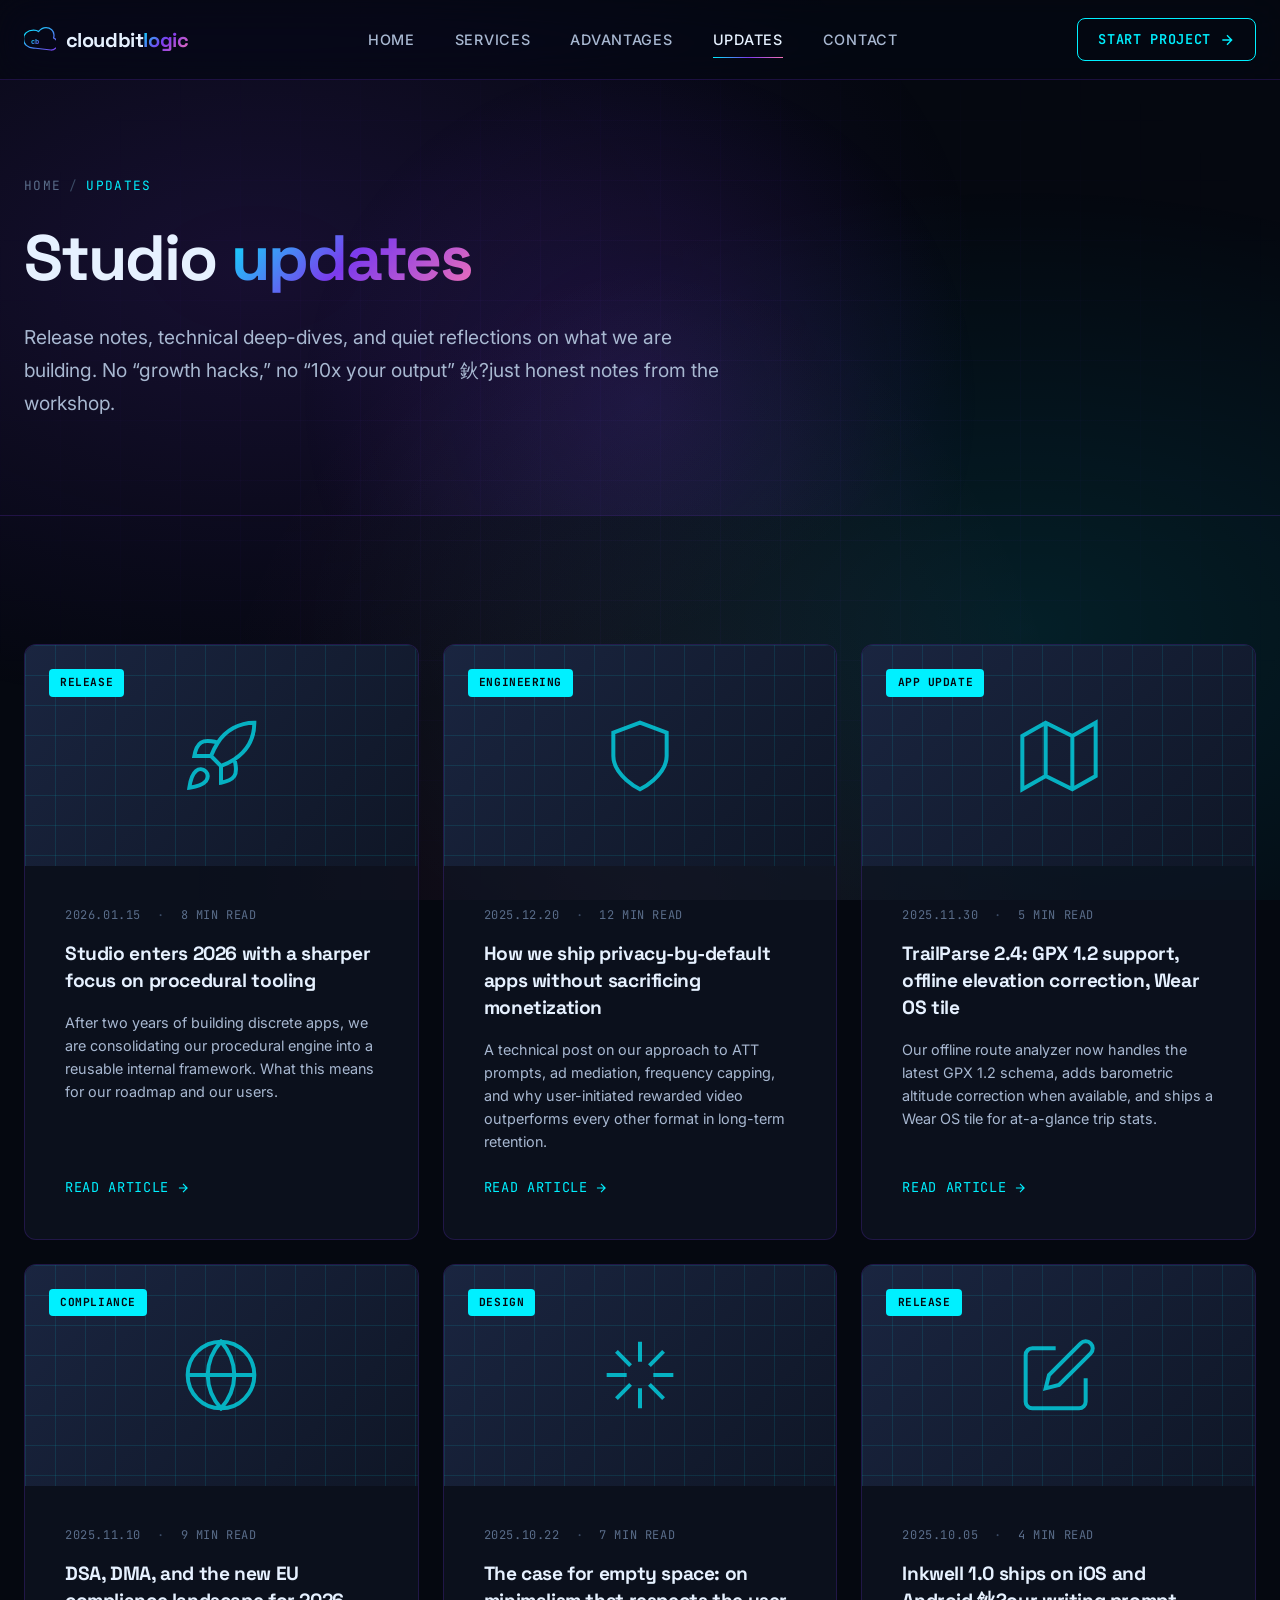
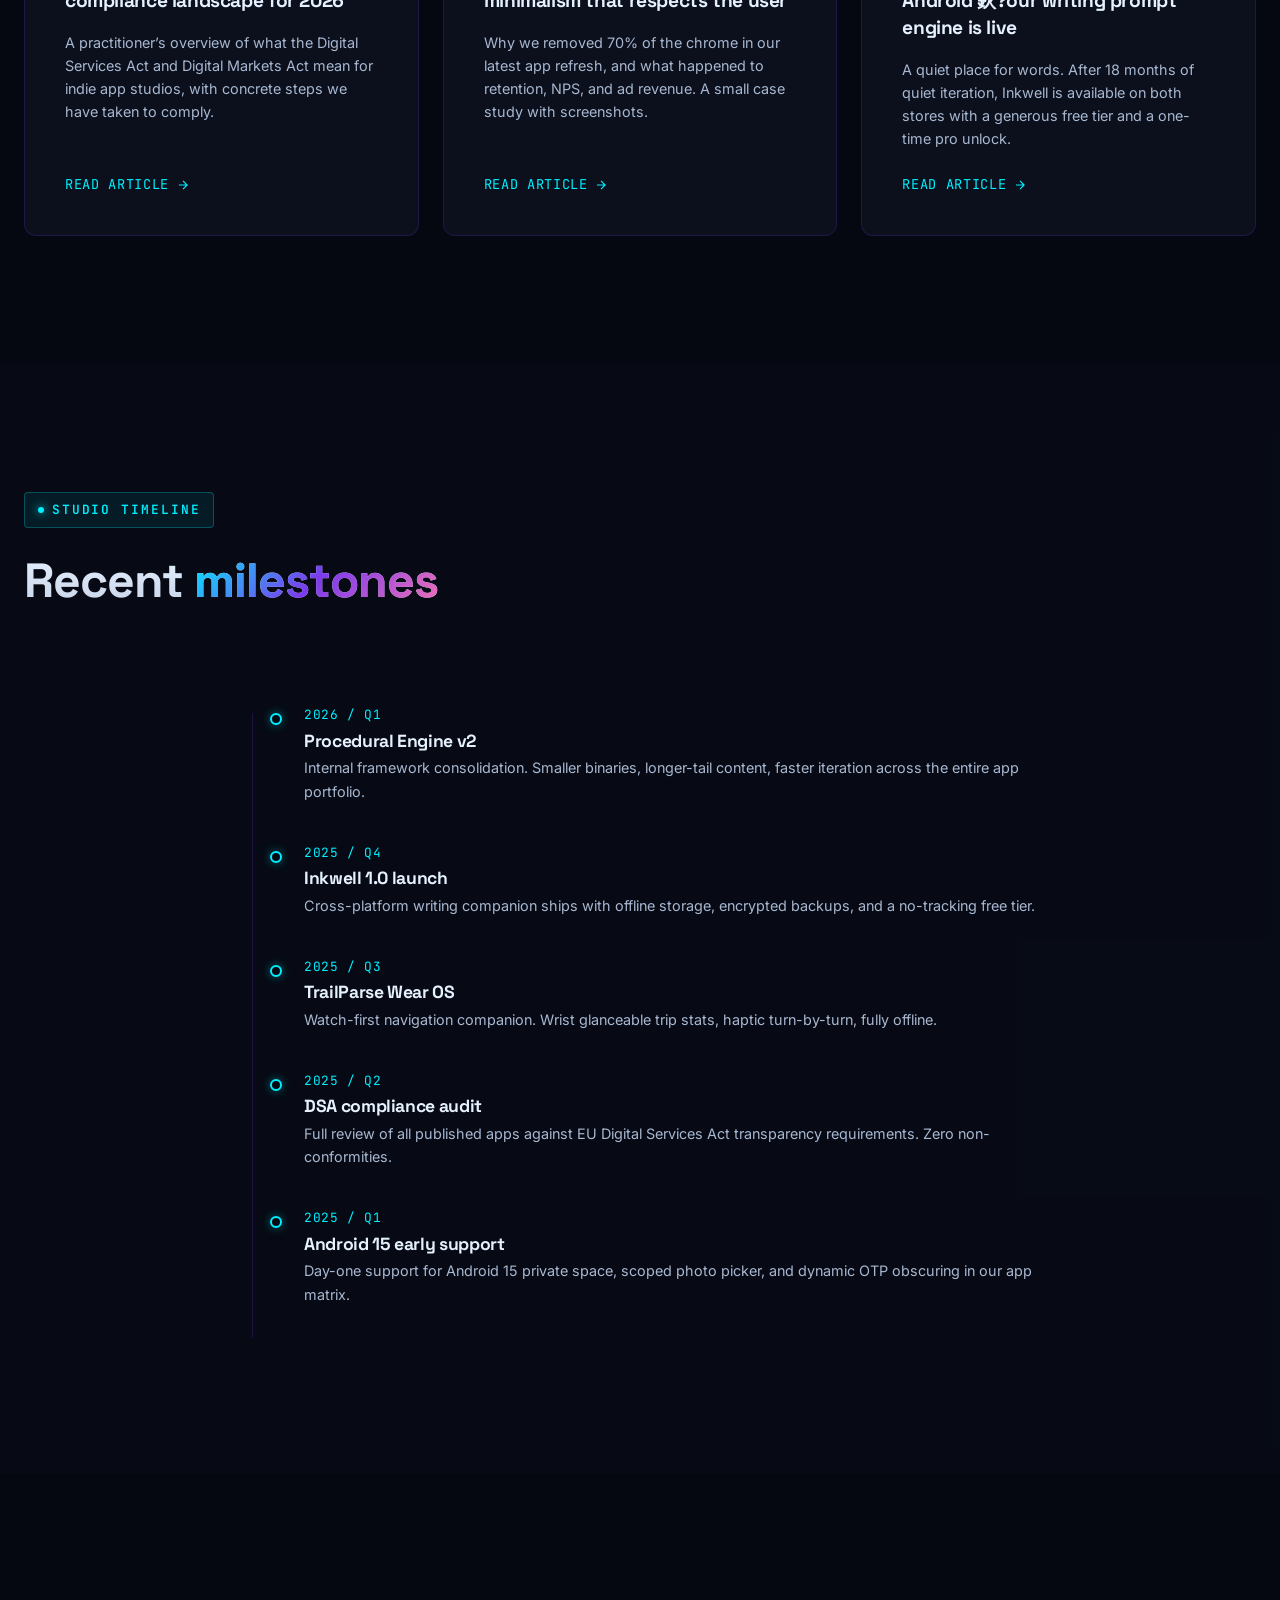
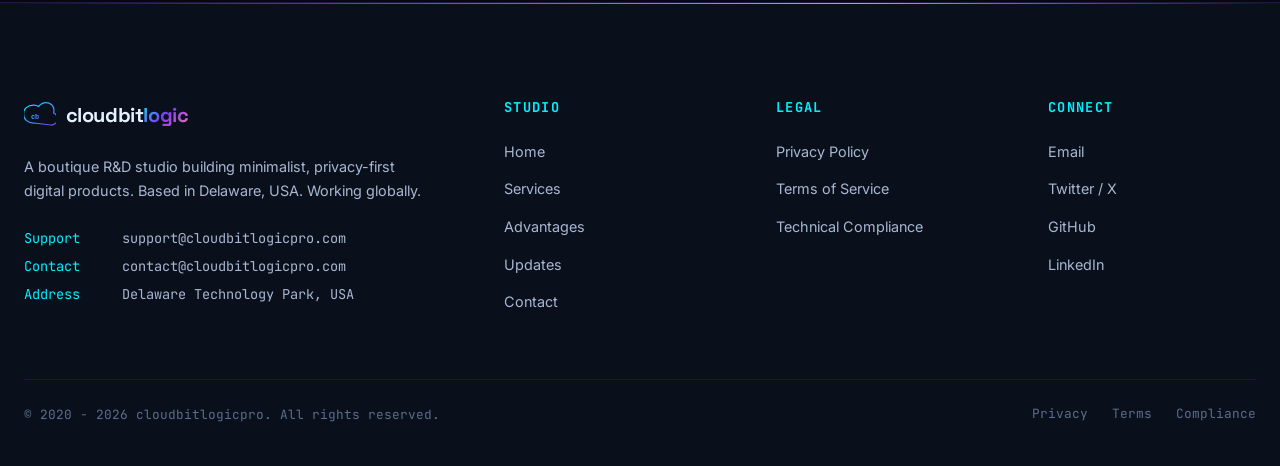
<file: news.html>
<!DOCTYPE html>
<html lang="en">
<head>
        <meta charset="UTF-8">
    <meta name="viewport" content="width=device-width, initial-scale=1.0, viewport-fit=cover">
    <meta name="theme-color" content="#050810">
    <meta name="color-scheme" content="dark">
    <title>Updates & News - cloudbitlogicpro | Studio Notes, Releases & Insights</title>
    <meta name="description" content="Latest news, release notes, and insights from cloudbitlogicpro. iOS and Android app updates, privacy engineering, minimalist design, and procedural generation.">
    <link rel="canonical" href="https://cloudbitlogicpro.com/news.html">
    <link rel="icon" type="image/svg+xml" href="images/favicon.svg">
        <link rel="preconnect" href="https://fonts.googleapis.com">
    <link rel="preconnect" href="https://fonts.gstatic.com" crossorigin>
    <link href="https://fonts.googleapis.com/css2?family=Inter:wght@300;400;500;600;700;800&family=JetBrains+Mono:wght@400;500;700&family=Space+Grotesk:wght@400;500;600;700&display=swap" rel="stylesheet">
    <link rel="stylesheet" href="css/main.css">
    <link rel="stylesheet" href="css/components.css">
    <link rel="stylesheet" href="css/responsive.css">
    <script type="application/ld+json">
    {
        "@context": "https://schema.org",
        "@type": "Blog",
        "name": "cloudbitlogicpro Updates",
        "url": "https://cloudbitlogicpro.com/news.html"
    }
    </script>
</head>
<body>
<div class="page-loader" aria-hidden="true">
    <div class="loader-text">Initializing System</div>
    <div class="loader-bar"></div>
</div>
<svg xmlns="http://www.w3.org/2000/svg" style="display:none" aria-hidden="true">
    <defs>
        <symbol id="i-code" viewBox="0 0 24 24"><path d="M16 18l6-6-6-6M8 6l-6 6 6 6"/></symbol>
        <symbol id="i-shield" viewBox="0 0 24 24"><path d="M12 22s8-4 8-10V5l-8-3-8 3v7c0 6 8 10 8 10z"/></symbol>
        <symbol id="i-cube" viewBox="0 0 24 24"><path d="M21 16V8a2 2 0 00-1-1.73l-7-4a2 2 0 00-2 0l-7 4A2 2 0 003 8v8a2 2 0 001 1.73l7 4a2 2 0 002 0l7-4A2 2 0 0021 16z"/><path d="M3.27 6.96L12 12.01l8.73-5.05M12 22.08V12"/></symbol>
        <symbol id="i-spark" viewBox="0 0 24 24"><path d="M12 2v6m0 8v6M2 12h6m8 0h6M4.93 4.93l4.24 4.24m5.66 5.66l4.24 4.24M4.93 19.07l4.24-4.24m5.66-5.66l4.24-4.24"/></symbol>
        <symbol id="i-rocket" viewBox="0 0 24 24"><path d="M4.5 16.5c-1.5 1.26-2 5-2 5s3.74-.5 5-2c.71-.84.7-2.13-.09-2.91a2.18 2.18 0 00-2.91-.09zM12 15l-3-3a22 22 0 012-3.95A12.88 12.88 0 0122 2c0 2.72-.78 7.5-6 11a22.35 22.35 0 01-4 2zM9 12H4s.55-3.03 2-4c1.62-1.08 5 0 5 0M12 15v5s3.03-.55 4-2c1.08-1.62 0-5 0-5"/></symbol>
        <symbol id="i-zap" viewBox="0 0 24 24"><path d="M13 2L3 14h9l-1 8 10-12h-9l1-8z"/></symbol>
        <symbol id="i-target" viewBox="0 0 24 24"><circle cx="12" cy="12" r="10"/><circle cx="12" cy="12" r="6"/><circle cx="12" cy="12" r="2"/></symbol>
        <symbol id="i-globe" viewBox="0 0 24 24"><circle cx="12" cy="12" r="10"/><path d="M2 12h20M12 2a15.3 15.3 0 014 10 15.3 15.3 0 01-4 10 15.3 15.3 0 01-4-10 15.3 15.3 0 014-10z"/></symbol>
        <symbol id="i-mail" viewBox="0 0 24 24"><path d="M4 4h16c1.1 0 2 .9 2 2v12c0 1.1-.9 2-2 2H4c-1.1 0-2-.9-2-2V6c0-1.1.9-2 2-2z"/><path d="M22 6l-10 7L2 6"/></symbol>
        <symbol id="i-pin" viewBox="0 0 24 24"><path d="M21 10c0 7-9 13-9 13s-9-6-9-13a9 9 0 0118 0z"/><circle cx="12" cy="10" r="3"/></symbol>
        <symbol id="i-arrow" viewBox="0 0 24 24"><path d="M5 12h14M12 5l7 7-7 7"/></symbol>
        <symbol id="i-bars" viewBox="0 0 24 24"><path d="M3 12h18M3 6h18M3 18h18"/></symbol>
        <symbol id="i-eye" viewBox="0 0 24 24"><path d="M1 12s4-8 11-8 11 8 11 8-4 8-11 8-11-8-11-8z"/><circle cx="12" cy="12" r="3"/></symbol>
        <symbol id="i-lock" viewBox="0 0 24 24"><rect x="3" y="11" width="18" height="11" rx="2" ry="2"/><path d="M7 11V7a5 5 0 0110 0v4"/></symbol>
        <symbol id="i-cpu" viewBox="0 0 24 24"><rect x="4" y="4" width="16" height="16" rx="2" ry="2"/><rect x="9" y="9" width="6" height="6"/><path d="M9 1v3M15 1v3M9 20v3M15 20v3M20 9h3M20 14h3M1 9h3M1 14h3"/></symbol>
        <symbol id="i-layers" viewBox="0 0 24 24"><path d="M12 2L2 7l10 5 10-5-10-5zM2 17l10 5 10-5M2 12l10 5 10-5"/></symbol>
        <symbol id="i-database" viewBox="0 0 24 24"><ellipse cx="12" cy="5" rx="9" ry="3"/><path d="M21 12c0 1.66-4 3-9 3s-9-1.34-9-3M3 5v14c0 1.66 4 3 9 3s9-1.34 9-3V5"/></symbol>
        <symbol id="i-cloud" viewBox="0 0 24 24"><path d="M18 10h-1.26A8 8 0 109 20h9a5 5 0 000-10z"/></symbol>
        <symbol id="i-flask" viewBox="0 0 24 24"><path d="M9 2h6M10 2v6L4 18a3 3 0 003 4h10a3 3 0 003-4l-6-10V2"/></symbol>
        <symbol id="i-terminal" viewBox="0 0 24 24"><path d="M4 17l6-6-6-6M12 19h8"/></symbol>
        <symbol id="i-users" viewBox="0 0 24 24"><path d="M17 21v-2a4 4 0 00-4-4H5a4 4 0 00-4 4v2M9 11a4 4 0 100-8 4 4 0 000 8zM23 21v-2a4 4 0 00-3-3.87M16 3.13a4 4 0 010 7.75"/></symbol>
        <symbol id="i-map" viewBox="0 0 24 24"><path d="M1 6v16l7-4 8 4 7-4V2l-7 4-8-4-7 4zM8 2v16M16 6v16"/></symbol>
        <symbol id="i-calendar" viewBox="0 0 24 24"><rect x="3" y="4" width="18" height="18" rx="2" ry="2"/><path d="M16 2v4M8 2v4M3 10h18"/></symbol>
        <symbol id="i-archive" viewBox="0 0 24 24"><path d="M21 8v13H3V8M1 3h22v5H1zM10 12h4"/></symbol>
        <symbol id="i-edit" viewBox="0 0 24 24"><path d="M11 4H4a2 2 0 00-2 2v14a2 2 0 002 2h14a2 2 0 002-2v-7M18.5 2.5a2.121 2.121 0 013 3L12 15l-4 1 1-4 9.5-9.5z"/></symbol>
        <symbol id="i-heart" viewBox="0 0 24 24"><path d="M20.84 4.61a5.5 5.5 0 00-7.78 0L12 5.67l-1.06-1.06a5.5 5.5 0 00-7.78 7.78l1.06 1.06L12 21.23l7.78-7.78 1.06-1.06a5.5 5.5 0 000-7.78z"/></symbol>
        <symbol id="i-camera" viewBox="0 0 24 24"><path d="M23 19a2 2 0 01-2 2H3a2 2 0 01-2-2V8a2 2 0 012-2h4l2-3h6l2 3h4a2 2 0 012 2z"/><circle cx="12" cy="13" r="4"/></symbol>
        <symbol id="i-music" viewBox="0 0 24 24"><path d="M9 18V5l12-2v13M9 18a3 3 0 11-6 0 3 3 0 016 0zm12-2a3 3 0 11-6 0 3 3 0 016 0z"/></symbol>
        <symbol id="i-apple" viewBox="0 0 24 24"><path d="M18 8a4 4 0 00-3-4 4 4 0 00-3 1 4 4 0 00-3-1 4 4 0 00-3 4 8 8 0 001 9 5 5 0 003 2 3 3 0 002-1 3 3 0 012-1 3 3 0 012 1 3 3 0 002 1 5 5 0 003-2 8 8 0 001-9zM12 2a4 4 0 00-3 2"/></symbol>
        <symbol id="i-android" viewBox="0 0 24 24"><path d="M5 16V8a7 7 0 0114 0v8M5 16h14M5 16v3M19 16v3M9 5l-2-3M15 5l2-3M9 11h.01M15 11h.01"/></symbol>
        <symbol id="i-twitter" viewBox="0 0 24 24"><path d="M23 3a10.9 10.9 0 01-3.14 1.53 4.48 4.48 0 00-7.86 3v1A10.66 10.66 0 013 4s-4 9 5 13a11.64 11.64 0 01-7 2c9 5 20 0 20-11.5a4.5 4.5 0 00-.08-.83A7.72 7.72 0 0023 3z"/></symbol>
        <symbol id="i-linkedin" viewBox="0 0 24 24"><path d="M16 8a6 6 0 016 6v7h-4v-7a2 2 0 00-4 0v7h-4v-7a6 6 0 016-6zM2 9h4v12H2zM4 6a2 2 0 100-4 2 2 0 000 4z"/></symbol>
        <symbol id="i-github" viewBox="0 0 24 24"><path d="M9 19c-5 1.5-5-2.5-7-3m14 6v-3.87a3.37 3.37 0 00-.94-2.61c3.14-.35 6.44-1.54 6.44-7A5.44 5.44 0 0020 4.77 5.07 5.07 0 0019.91 1S18.73.65 16 2.48a13.38 13.38 0 00-7 0C6.27.65 5.09 1 5.09 1A5.07 5.07 0 005 4.77a5.44 5.44 0 00-1.5 3.78c0 5.42 3.3 6.61 6.44 7A3.37 3.37 0 009 18.13V22"/></symbol>
        <symbol id="i-check" viewBox="0 0 24 24"><path d="M20 6L9 17l-5-5"/></symbol>
        <symbol id="i-server" viewBox="0 0 24 24"><rect x="2" y="2" width="20" height="8" rx="2" ry="2"/><rect x="2" y="14" width="20" height="8" rx="2" ry="2"/><path d="M6 6h.01M6 18h.01"/></symbol>
        <symbol id="i-send" viewBox="0 0 24 24"><path d="M22 2L11 13M22 2l-7 20-4-9-9-4 20-7z"/></symbol>
        <symbol id="i-bell" viewBox="0 0 24 24"><path d="M18 8A6 6 0 006 8c0 7-3 9-3 9h18s-3-2-3-9M13.73 21a2 2 0 01-3.46 0"/></symbol>
        <symbol id="i-x" viewBox="0 0 24 24"><path d="M18 6L6 18M6 6l12 12"/></symbol>
        <symbol id="i-search" viewBox="0 0 24 24"><circle cx="11" cy="11" r="8"/><path d="M21 21l-4.35-4.35"/></symbol>
        <symbol id="i-book" viewBox="0 0 24 24"><path d="M4 19.5A2.5 2.5 0 016.5 17H20M6.5 2H20v20H6.5A2.5 2.5 0 014 19.5v-15A2.5 2.5 0 016.5 2z"/></symbol>
        <symbol id="i-file" viewBox="0 0 24 24"><path d="M14 2H6a2 2 0 00-2 2v16a2 2 0 002 2h12a2 2 0 002-2V8zM14 2v6h6M16 13H8M16 17H8M10 9H8"/></symbol>
        <symbol id="i-infinity" viewBox="0 0 24 24"><path d="M18.178 8c5.096 0 5.096 8 0 8-5.095 0-7.133-8-12.739-8-4.585 0-4.585 8 0 8 5.606 0 7.644-8 12.739-8z"/></symbol>
    </defs>
</svg>
<header class="site-header" role="banner">
    <nav class="nav" aria-label="Primary">
        <a href="index.html" class="nav-logo" aria-label="cloudbitlogicpro home">
            <svg class="logo-icon" viewBox="0 0 64 64" aria-hidden="true">
                <defs>
                    <linearGradient id="navLogoGrad" x1="0%" y1="0%" x2="100%" y2="100%">
                        <stop offset="0%" stop-color="#00f0ff"/>
                        <stop offset="100%" stop-color="#7c3aed"/>
                    </linearGradient>
                </defs>
                <path d="M22 40 C10 40 2 32 2 22 C2 12 10 4 22 4 C26 4 30 5 32 7 C36 2 41 -1 47 -1 C56 -1 63 6 63 14 C63 16 63 18 62 20 C67 22 70 27 70 32 C70 39 64 44 57 44 Z" transform="translate(-3,8)" fill="none" stroke="url(#navLogoGrad)" stroke-width="2.5" stroke-linejoin="round"/>
                <text x="14" y="40" font-family="monospace" font-size="14" fill="url(#navLogoGrad)" font-weight="700">cb</text>
            </svg>
            <span class="logo-text">cloudbit<span class="accent">logic</span></span>
        </a>
        <ul class="nav-menu">
            <li><a href="index.html">Home</a></li>
            <li><a href="services.html">Services</a></li>
            <li><a href="advantages.html">Advantages</a></li>
            <li><a href="news.html">Updates</a></li>
            <li><a href="contact.html">Contact</a></li>
        </ul>
        <a href="contact.html" class="nav-cta">
            <span>Start Project</span>
            <svg class="btn-icon" viewBox="0 0 24 24" fill="none" stroke="currentColor" stroke-width="2" aria-hidden="true"><use href="#i-arrow"/></svg>
        </a>
        <button class="nav-toggle" aria-label="Toggle menu" aria-expanded="false">
            <svg viewBox="0 0 24 24" width="20" height="20" fill="none" stroke="currentColor" stroke-width="2"><use href="#i-bars"/></svg>
        </button>
    </nav>
</header>

<main>
    <section class="page-header">
        <div class="container">
            <div class="page-header-content">
                <nav class="breadcrumb" aria-label="Breadcrumb">
                    <a href="index.html">Home</a>
                    <span class="sep">/</span>
                    <span class="current">Updates</span>
                </nav>
                <h1 class="page-title">Studio <span class="gradient-text">updates</span></h1>
                <p class="page-subtitle">Release notes, technical deep-dives, and quiet reflections on what we are building. No &ldquo;growth hacks,&rdquo; no &ldquo;10x your output&rdquo; 鈥?just honest notes from the workshop.</p>
            </div>
        </div>
    </section>

    <section>
        <div class="container">
            <div class="news-grid">
                <article class="news-card reveal" data-tilt>
                    <div class="news-image">
                        <span class="news-tag">Release</span>
                        <div class="news-image-icon"><svg viewBox="0 0 24 24" fill="none" stroke="currentColor" stroke-width="1.5"><use href="#i-rocket"/></svg></div>
                    </div>
                    <div class="news-body">
                        <div class="news-meta">
                            <span>2026.01.15</span>
                            <span class="dot">&middot;</span>
                            <span>8 min read</span>
                        </div>
                        <h3 class="news-title">Studio enters 2026 with a sharper focus on procedural tooling</h3>
                        <p class="news-excerpt">After two years of building discrete apps, we are consolidating our procedural engine into a reusable internal framework. What this means for our roadmap and our users.</p>
                        <a href="#" class="news-link">
                            <span>Read article</span>
                            <svg viewBox="0 0 24 24" fill="none" stroke="currentColor" stroke-width="2"><use href="#i-arrow"/></svg>
                        </a>
                    </div>
                </article>

                <article class="news-card reveal delay-1" data-tilt>
                    <div class="news-image">
                        <span class="news-tag">Engineering</span>
                        <div class="news-image-icon"><svg viewBox="0 0 24 24" fill="none" stroke="currentColor" stroke-width="1.5"><use href="#i-shield"/></svg></div>
                    </div>
                    <div class="news-body">
                        <div class="news-meta">
                            <span>2025.12.20</span>
                            <span class="dot">&middot;</span>
                            <span>12 min read</span>
                        </div>
                        <h3 class="news-title">How we ship privacy-by-default apps without sacrificing monetization</h3>
                        <p class="news-excerpt">A technical post on our approach to ATT prompts, ad mediation, frequency capping, and why user-initiated rewarded video outperforms every other format in long-term retention.</p>
                        <a href="#" class="news-link">
                            <span>Read article</span>
                            <svg viewBox="0 0 24 24" fill="none" stroke="currentColor" stroke-width="2"><use href="#i-arrow"/></svg>
                        </a>
                    </div>
                </article>

                <article class="news-card reveal delay-2" data-tilt>
                    <div class="news-image">
                        <span class="news-tag">App Update</span>
                        <div class="news-image-icon"><svg viewBox="0 0 24 24" fill="none" stroke="currentColor" stroke-width="1.5"><use href="#i-map"/></svg></div>
                    </div>
                    <div class="news-body">
                        <div class="news-meta">
                            <span>2025.11.30</span>
                            <span class="dot">&middot;</span>
                            <span>5 min read</span>
                        </div>
                        <h3 class="news-title">TrailParse 2.4: GPX 1.2 support, offline elevation correction, Wear OS tile</h3>
                        <p class="news-excerpt">Our offline route analyzer now handles the latest GPX 1.2 schema, adds barometric altitude correction when available, and ships a Wear OS tile for at-a-glance trip stats.</p>
                        <a href="#" class="news-link">
                            <span>Read article</span>
                            <svg viewBox="0 0 24 24" fill="none" stroke="currentColor" stroke-width="2"><use href="#i-arrow"/></svg>
                        </a>
                    </div>
                </article>

                <article class="news-card reveal delay-3" data-tilt>
                    <div class="news-image">
                        <span class="news-tag">Compliance</span>
                        <div class="news-image-icon"><svg viewBox="0 0 24 24" fill="none" stroke="currentColor" stroke-width="1.5"><use href="#i-globe"/></svg></div>
                    </div>
                    <div class="news-body">
                        <div class="news-meta">
                            <span>2025.11.10</span>
                            <span class="dot">&middot;</span>
                            <span>9 min read</span>
                        </div>
                        <h3 class="news-title">DSA, DMA, and the new EU compliance landscape for 2026</h3>
                        <p class="news-excerpt">A practitioner&rsquo;s overview of what the Digital Services Act and Digital Markets Act mean for indie app studios, with concrete steps we have taken to comply.</p>
                        <a href="#" class="news-link">
                            <span>Read article</span>
                            <svg viewBox="0 0 24 24" fill="none" stroke="currentColor" stroke-width="2"><use href="#i-arrow"/></svg>
                        </a>
                    </div>
                </article>

                <article class="news-card reveal delay-4" data-tilt>
                    <div class="news-image">
                        <span class="news-tag">Design</span>
                        <div class="news-image-icon"><svg viewBox="0 0 24 24" fill="none" stroke="currentColor" stroke-width="1.5"><use href="#i-spark"/></svg></div>
                    </div>
                    <div class="news-body">
                        <div class="news-meta">
                            <span>2025.10.22</span>
                            <span class="dot">&middot;</span>
                            <span>7 min read</span>
                        </div>
                        <h3 class="news-title">The case for empty space: on minimalism that respects the user</h3>
                        <p class="news-excerpt">Why we removed 70% of the chrome in our latest app refresh, and what happened to retention, NPS, and ad revenue. A small case study with screenshots.</p>
                        <a href="#" class="news-link">
                            <span>Read article</span>
                            <svg viewBox="0 0 24 24" fill="none" stroke="currentColor" stroke-width="2"><use href="#i-arrow"/></svg>
                        </a>
                    </div>
                </article>

                <article class="news-card reveal delay-5" data-tilt>
                    <div class="news-image">
                        <span class="news-tag">Release</span>
                        <div class="news-image-icon"><svg viewBox="0 0 24 24" fill="none" stroke="currentColor" stroke-width="1.5"><use href="#i-edit"/></svg></div>
                    </div>
                    <div class="news-body">
                        <div class="news-meta">
                            <span>2025.10.05</span>
                            <span class="dot">&middot;</span>
                            <span>4 min read</span>
                        </div>
                        <h3 class="news-title">Inkwell 1.0 ships on iOS and Android 鈥?our writing prompt engine is live</h3>
                        <p class="news-excerpt">A quiet place for words. After 18 months of quiet iteration, Inkwell is available on both stores with a generous free tier and a one-time pro unlock.</p>
                        <a href="#" class="news-link">
                            <span>Read article</span>
                            <svg viewBox="0 0 24 24" fill="none" stroke="currentColor" stroke-width="2"><use href="#i-arrow"/></svg>
                        </a>
                    </div>
                </article>
            </div>
        </div>
    </section>

    <section style="background: rgba(10, 15, 28, 0.4);">
        <div class="container">
            <div class="section-header reveal">
                <span class="section-tag">Studio Timeline</span>
                <h2 class="section-title">Recent <span class="gradient-text">milestones</span></h2>
            </div>
            <div class="timeline reveal" style="max-width: 800px; margin: 0 auto;">
                <div class="timeline-item">
                    <div class="timeline-date">2026 / Q1</div>
                    <h3 class="timeline-title">Procedural Engine v2</h3>
                    <p class="timeline-desc">Internal framework consolidation. Smaller binaries, longer-tail content, faster iteration across the entire app portfolio.</p>
                </div>
                <div class="timeline-item">
                    <div class="timeline-date">2025 / Q4</div>
                    <h3 class="timeline-title">Inkwell 1.0 launch</h3>
                    <p class="timeline-desc">Cross-platform writing companion ships with offline storage, encrypted backups, and a no-tracking free tier.</p>
                </div>
                <div class="timeline-item">
                    <div class="timeline-date">2025 / Q3</div>
                    <h3 class="timeline-title">TrailParse Wear OS</h3>
                    <p class="timeline-desc">Watch-first navigation companion. Wrist glanceable trip stats, haptic turn-by-turn, fully offline.</p>
                </div>
                <div class="timeline-item">
                    <div class="timeline-date">2025 / Q2</div>
                    <h3 class="timeline-title">DSA compliance audit</h3>
                    <p class="timeline-desc">Full review of all published apps against EU Digital Services Act transparency requirements. Zero non-conformities.</p>
                </div>
                <div class="timeline-item">
                    <div class="timeline-date">2025 / Q1</div>
                    <h3 class="timeline-title">Android 15 early support</h3>
                    <p class="timeline-desc">Day-one support for Android 15 private space, scoped photo picker, and dynamic OTP obscuring in our app matrix.</p>
                </div>
            </div>
        </div>
    </section>
</main>

<footer class="site-footer" role="contentinfo">
    <div class="container">
        <div class="footer-grid">
            <div class="footer-brand">
                <a href="index.html" class="nav-logo">
                    <svg class="logo-icon" viewBox="0 0 64 64" aria-hidden="true" style="width: 32px; height: 32px;">
                        <defs>
                            <linearGradient id="footLogoGrad" x1="0%" y1="0%" x2="100%" y2="100%">
                                <stop offset="0%" stop-color="#00f0ff"/>
                                <stop offset="100%" stop-color="#7c3aed"/>
                            </linearGradient>
                        </defs>
                        <path d="M22 40 C10 40 2 32 2 22 C2 12 10 4 22 4 C26 4 30 5 32 7 C36 2 41 -1 47 -1 C56 -1 63 6 63 14 C63 16 63 18 62 20 C67 22 70 27 70 32 C70 39 64 44 57 44 Z" transform="translate(-3,8)" fill="none" stroke="url(#footLogoGrad)" stroke-width="2.5" stroke-linejoin="round"/>
                        <text x="14" y="40" font-family="monospace" font-size="14" fill="url(#footLogoGrad)" font-weight="700">cb</text>
                    </svg>
                    <span class="logo-text">cloudbit<span class="accent">logic</span></span>
                </a>
                <p>A boutique R&D studio building minimalist, privacy-first digital products. Based in Delaware, USA. Working globally.</p>
                <div class="footer-contact">
                    <div><span class="contact-label">Support</span> <a href="mailto:support@cloudbitlogicpro.com">support@cloudbitlogicpro.com</a></div>
                    <div><span class="contact-label">Contact</span> <a href="mailto:contact@cloudbitlogicpro.com">contact@cloudbitlogicpro.com</a></div>
                    <div><span class="contact-label">Address</span> <span>Delaware Technology Park, USA</span></div>
                </div>
            </div>
            <div class="footer-col">
                <h4>Studio</h4>
                <ul>
                    <li><a href="index.html">Home</a></li>
                    <li><a href="services.html">Services</a></li>
                    <li><a href="advantages.html">Advantages</a></li>
                    <li><a href="news.html">Updates</a></li>
                    <li><a href="contact.html">Contact</a></li>
                </ul>
            </div>
            <div class="footer-col">
                <h4>Legal</h4>
                <ul>
                    <li><a href="privacy-policy.html">Privacy Policy</a></li>
                    <li><a href="terms-of-service.html">Terms of Service</a></li>
                    <li><a href="technical-compliance.html">Technical Compliance</a></li>
                </ul>
            </div>
            <div class="footer-col">
                <h4>Connect</h4>
                <ul>
                    <li><a href="mailto:contact@cloudbitlogicpro.com">Email</a></li>
                    <li><a href="https://twitter.com/cloudbitlogic" rel="noopener" target="_blank">Twitter / X</a></li>
                    <li><a href="https://github.com/cloudbitlogic" rel="noopener" target="_blank">GitHub</a></li>
                    <li><a href="https://linkedin.com/company/cloudbitlogic" rel="noopener" target="_blank">LinkedIn</a></li>
                </ul>
            </div>
        </div>
        <div class="footer-bottom">
            <p>&copy; 2020 - 2026 cloudbitlogicpro. All rights reserved.</p>
            <div class="footer-legal">
                <a href="privacy-policy.html">Privacy</a>
                <a href="terms-of-service.html">Terms</a>
                <a href="technical-compliance.html">Compliance</a>
            </div>
        </div>
    </div>
</footer>
<script src="js/main.js" defer></script>
<script src="js/animations.js" defer></script>
</body>
</html>
</file>
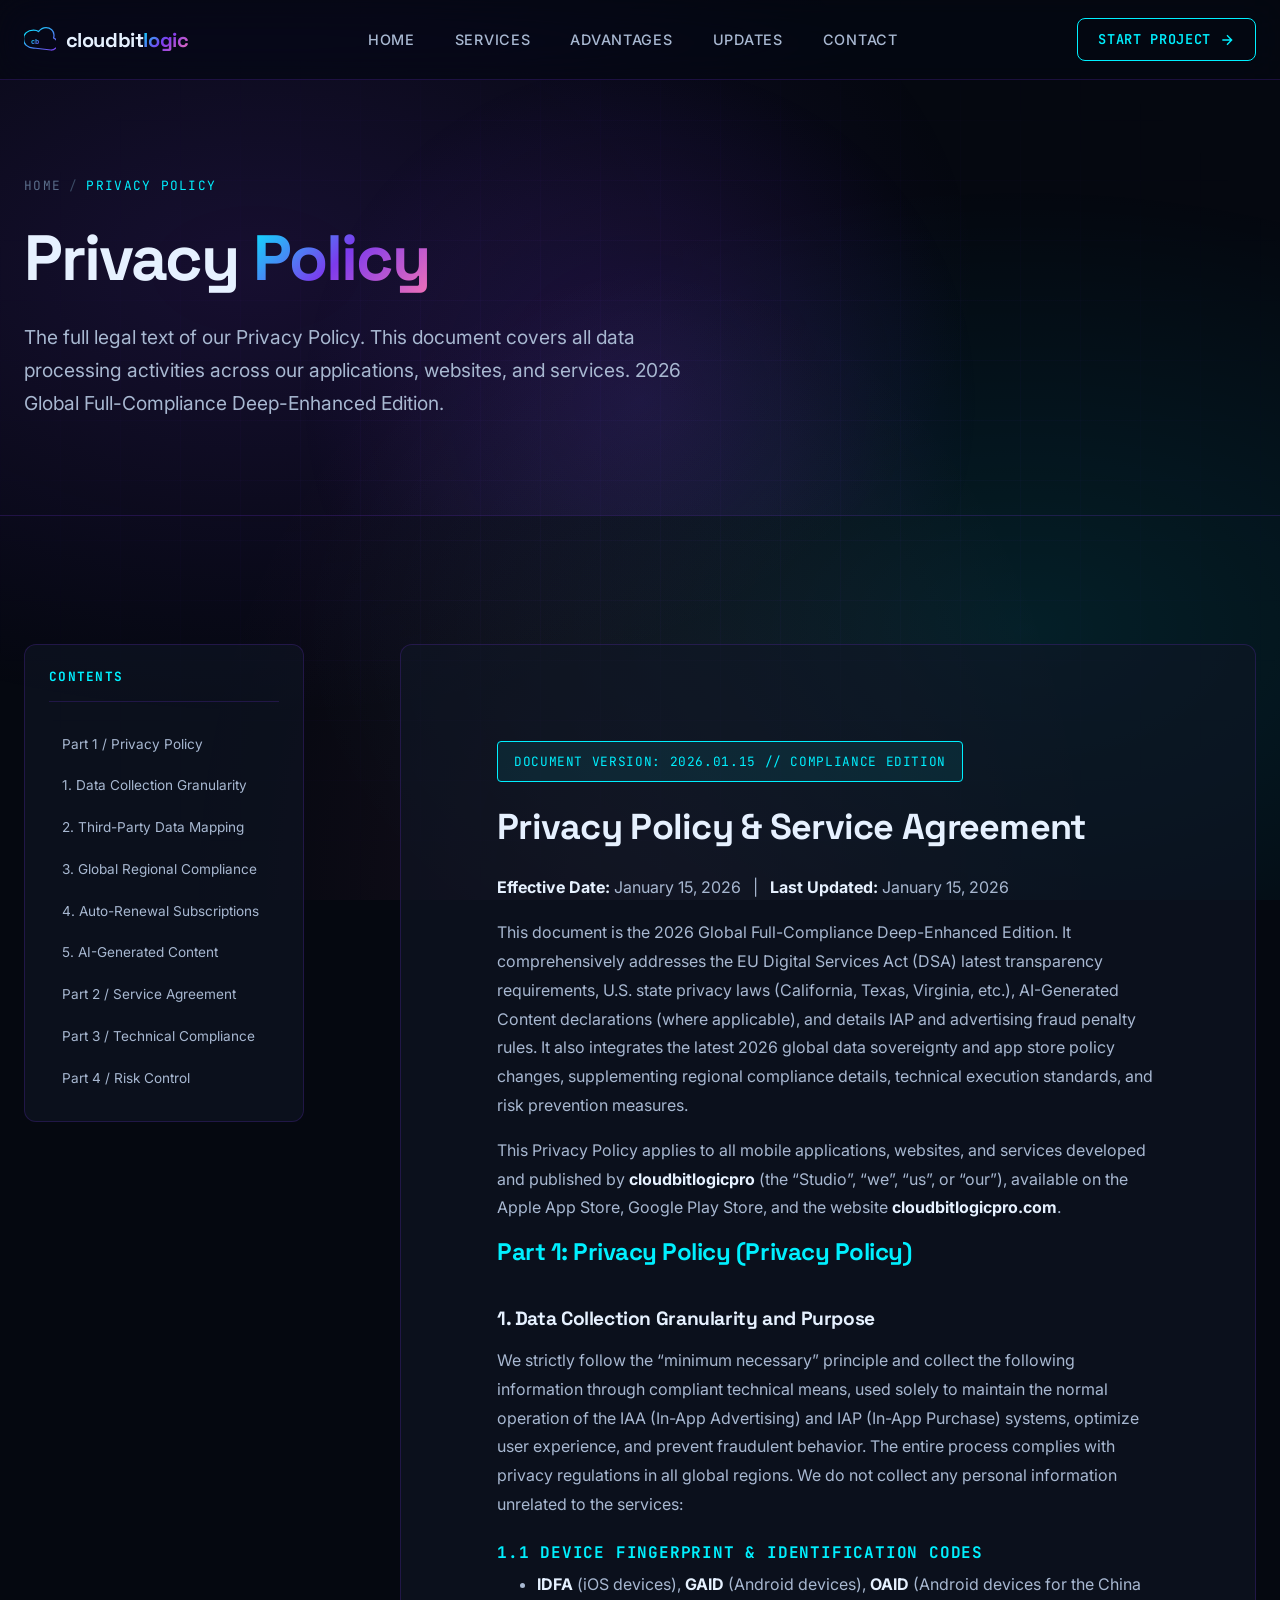
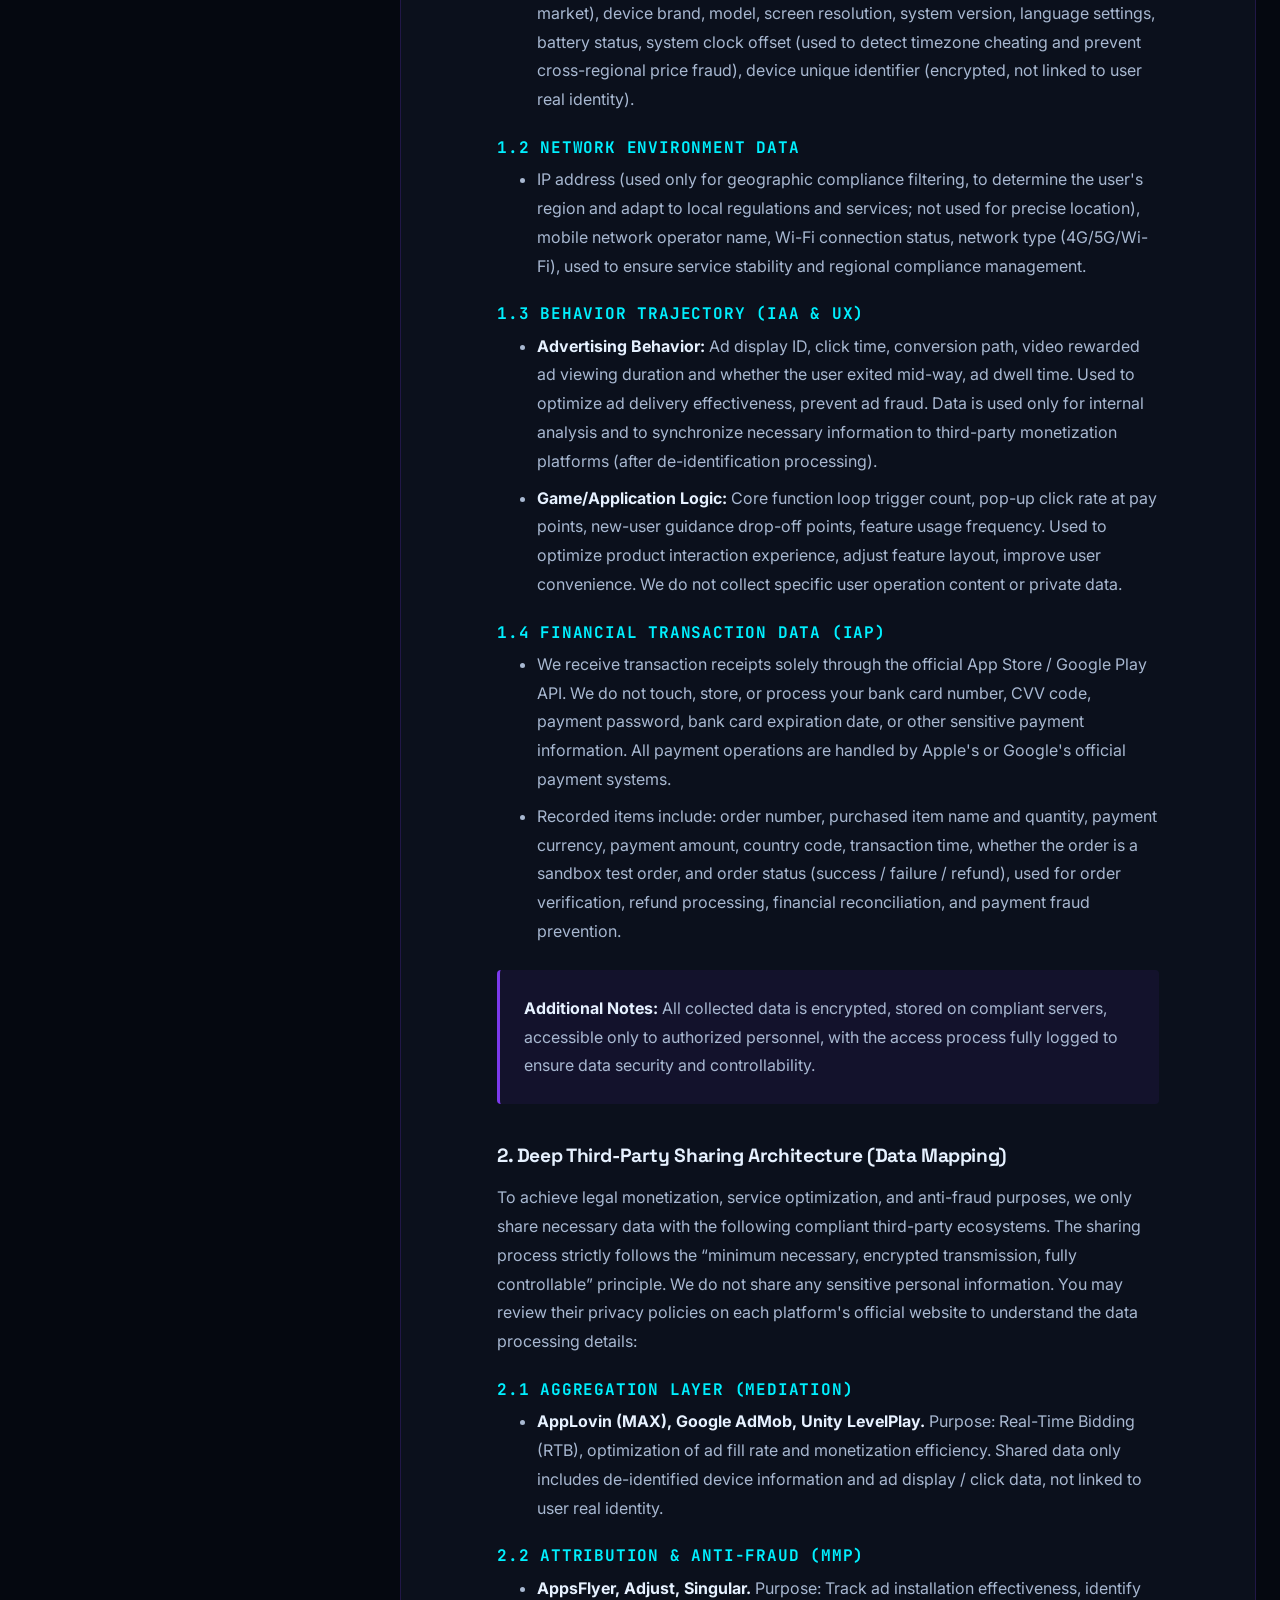
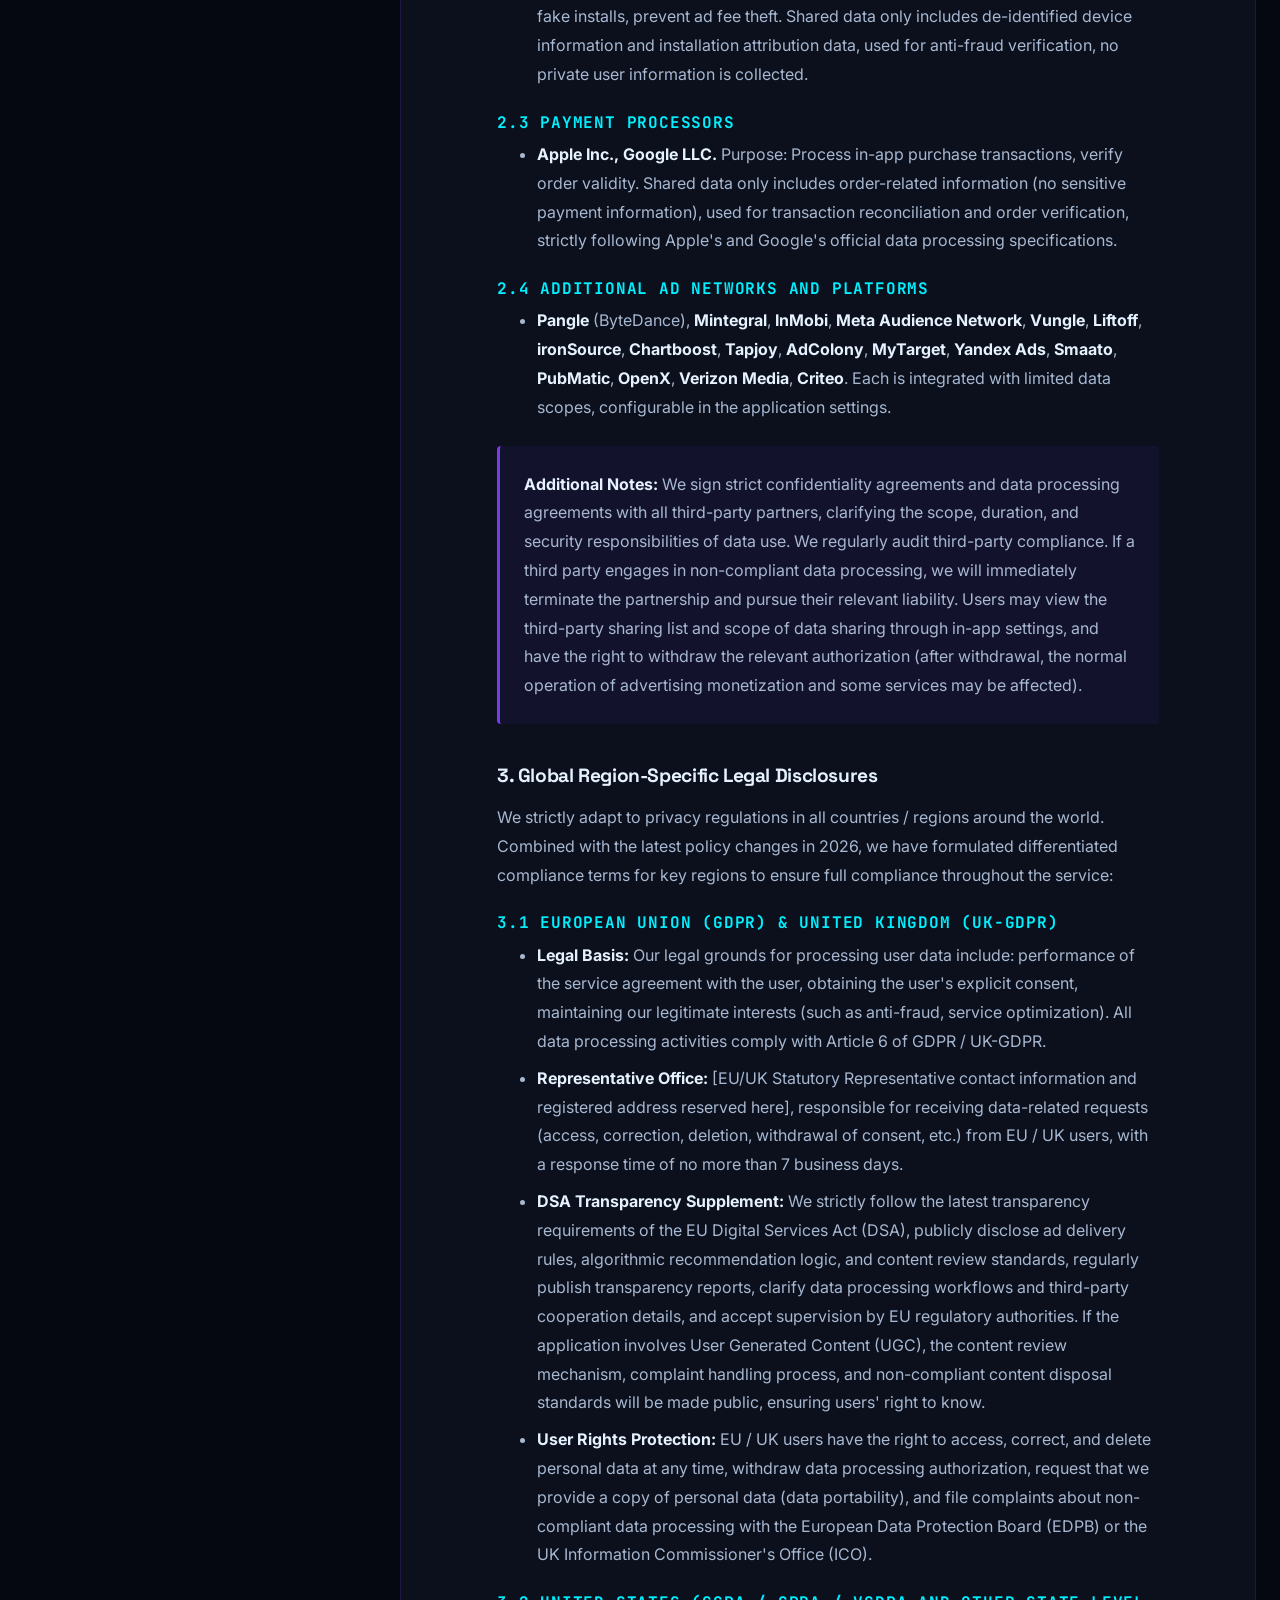
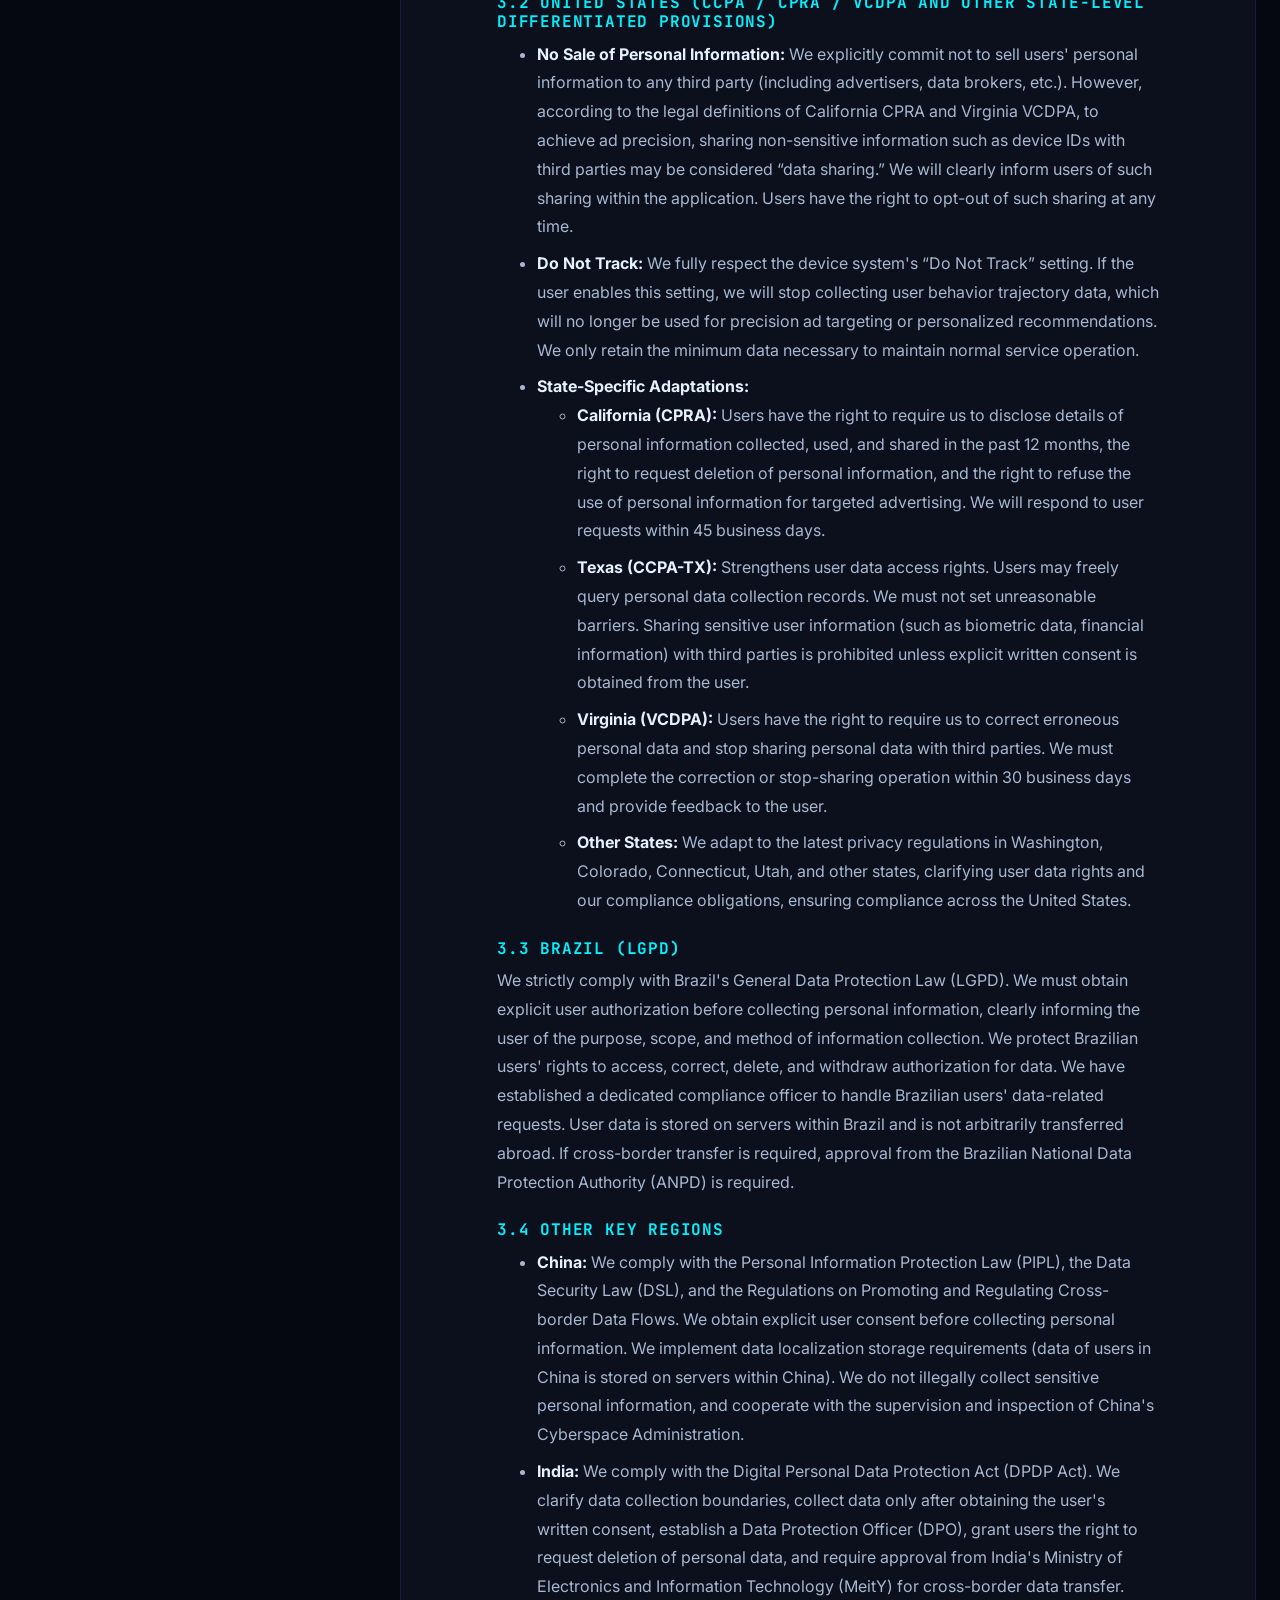
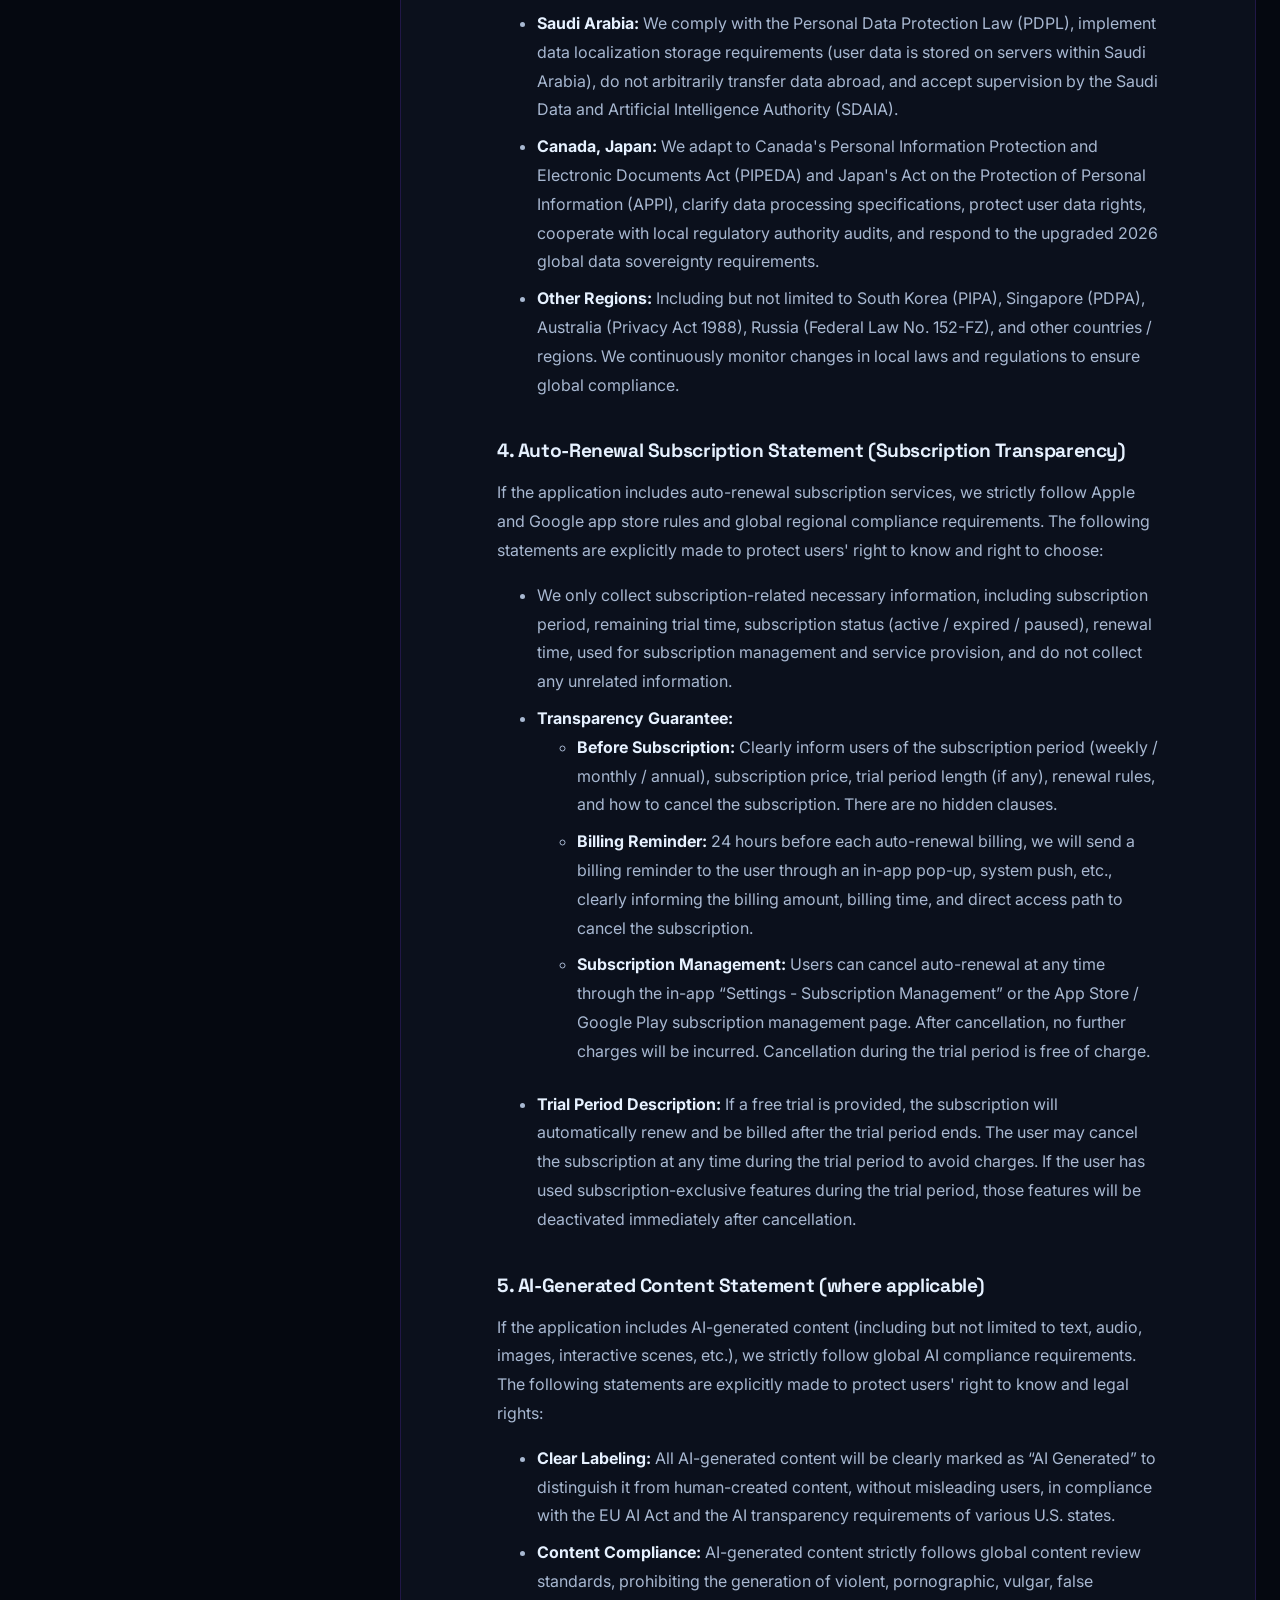
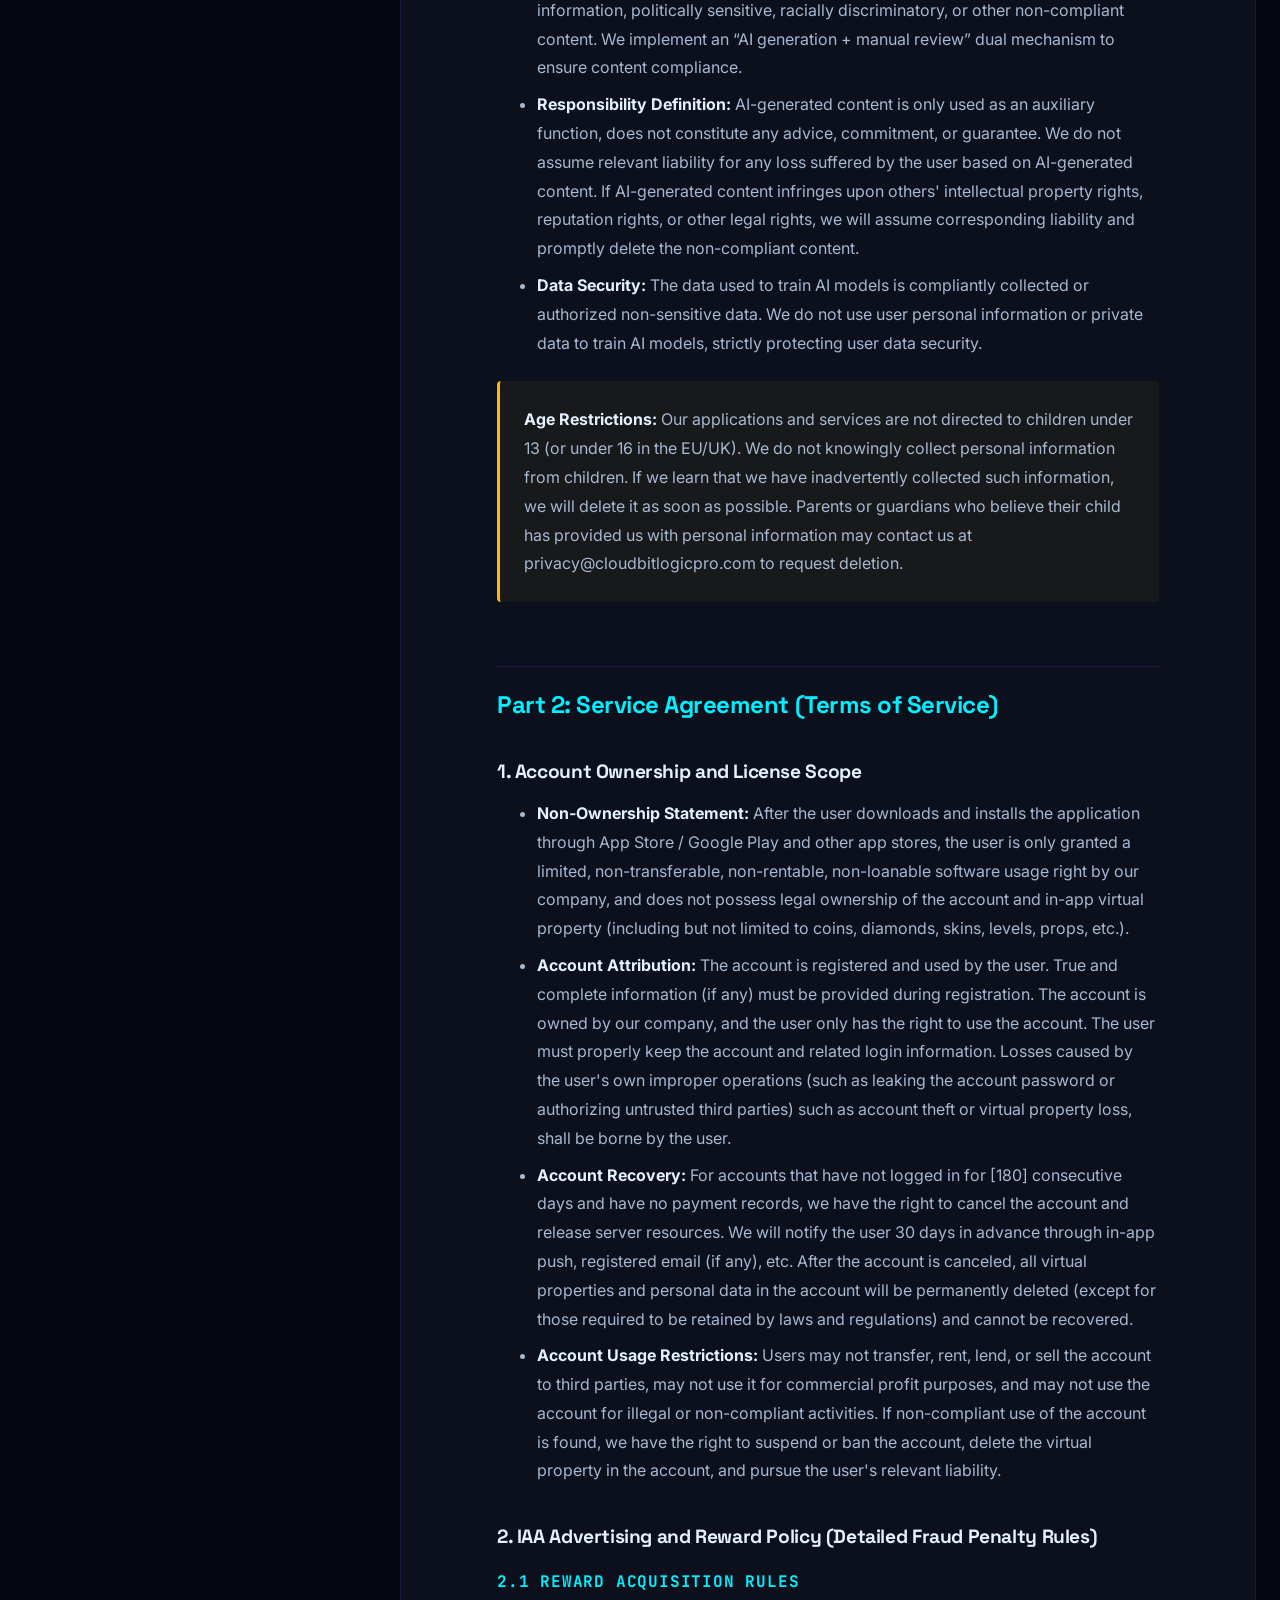
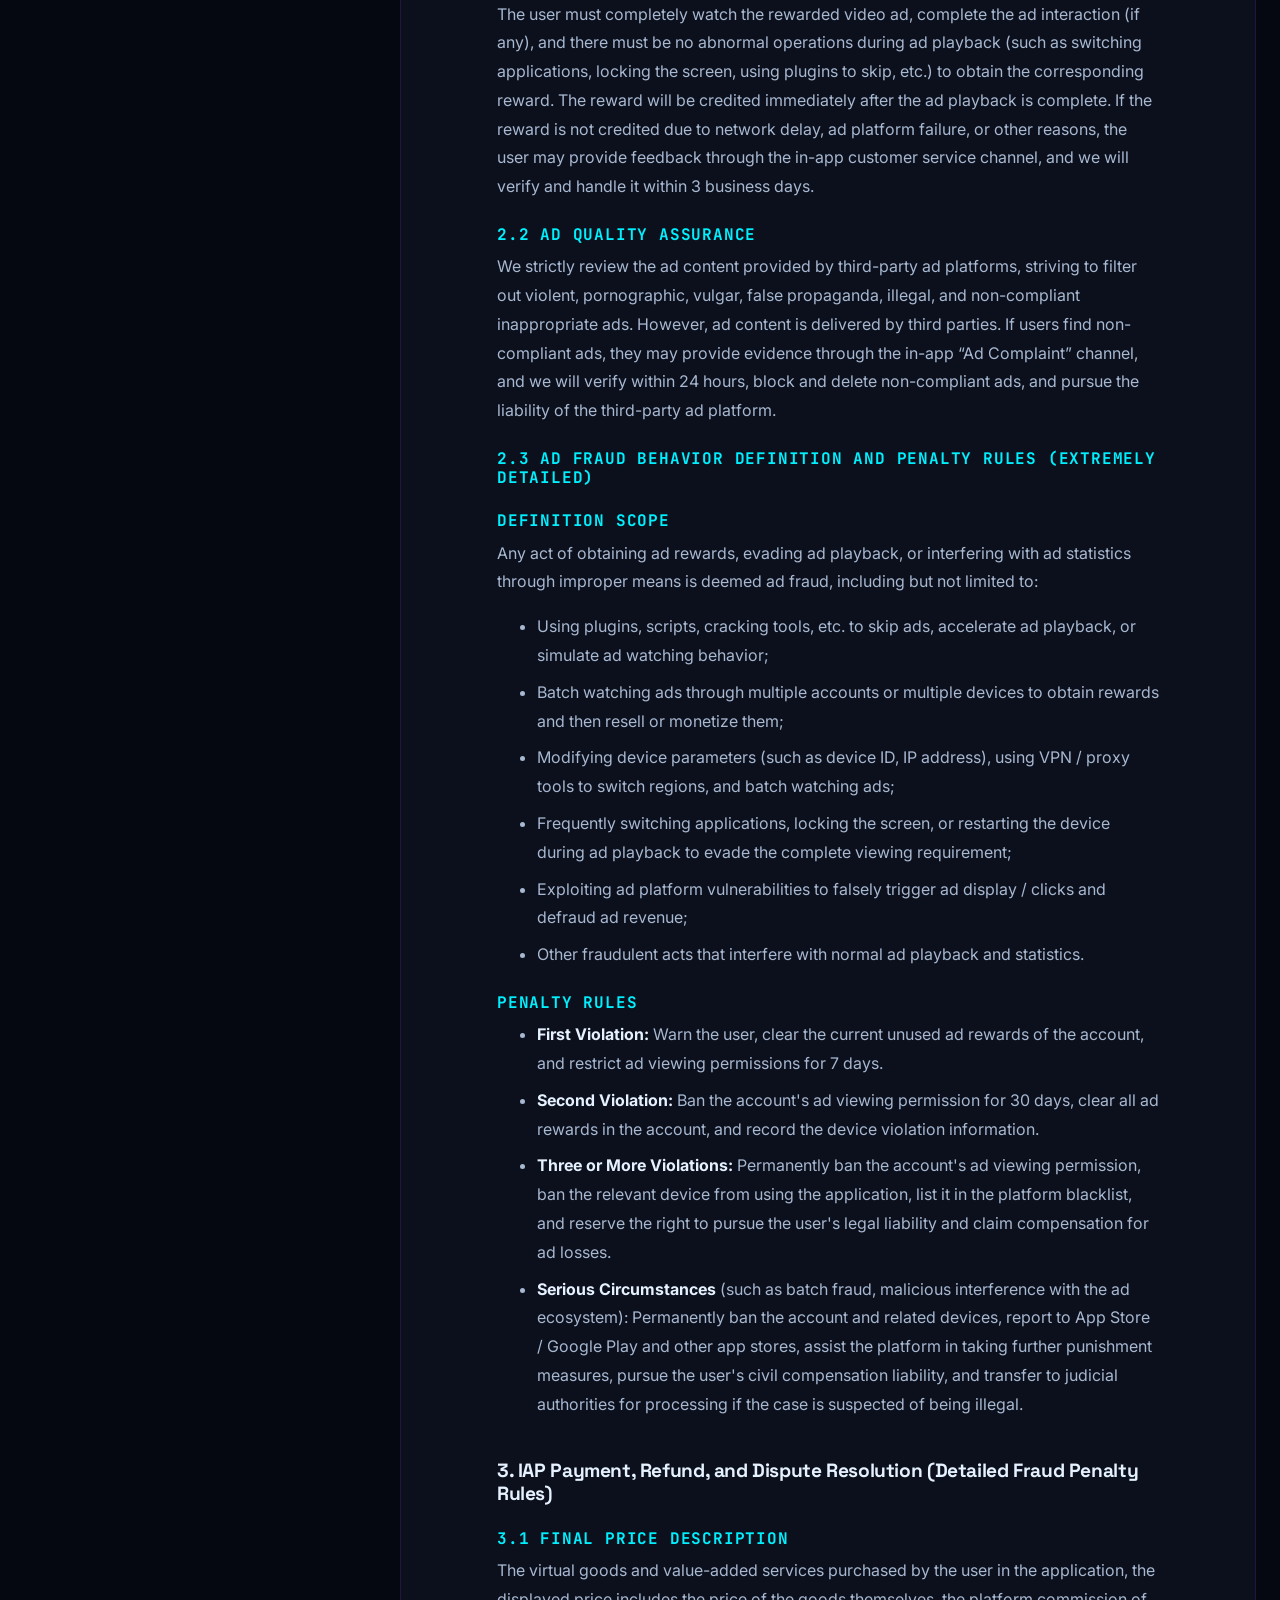
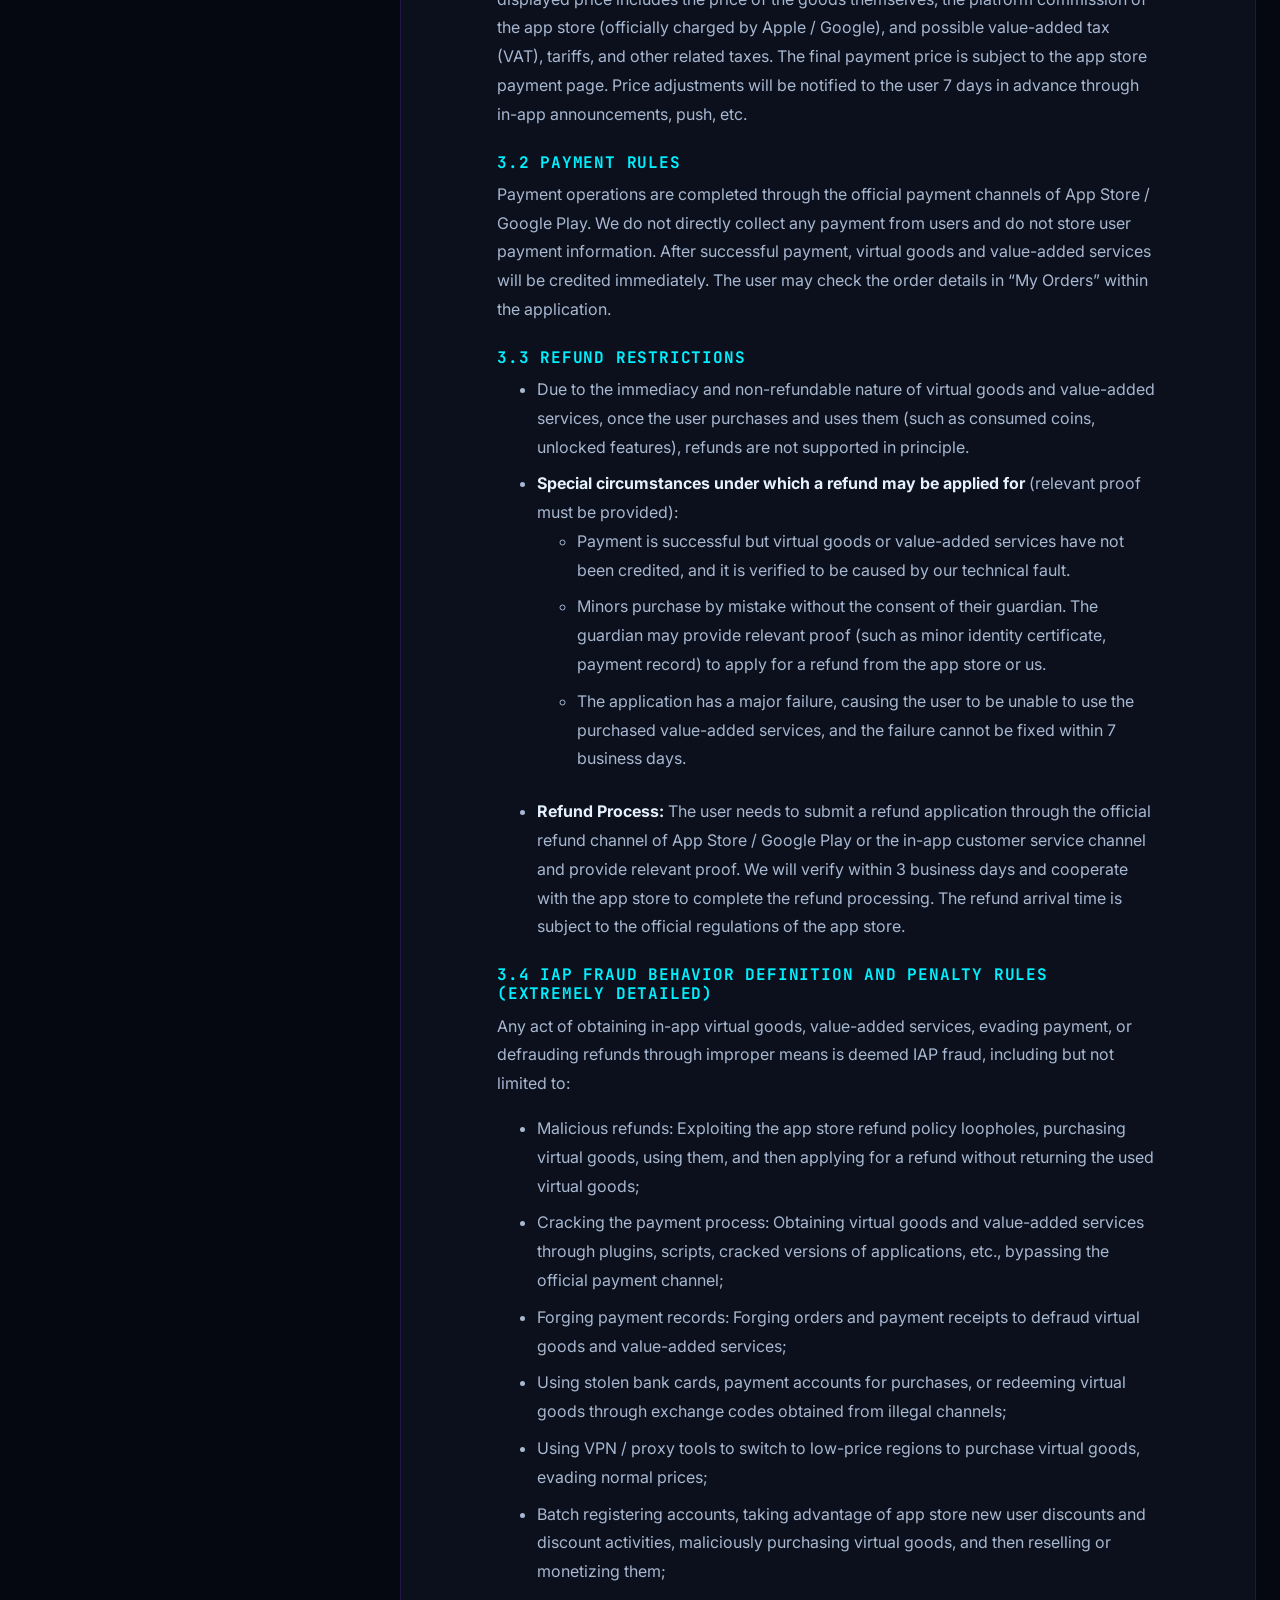
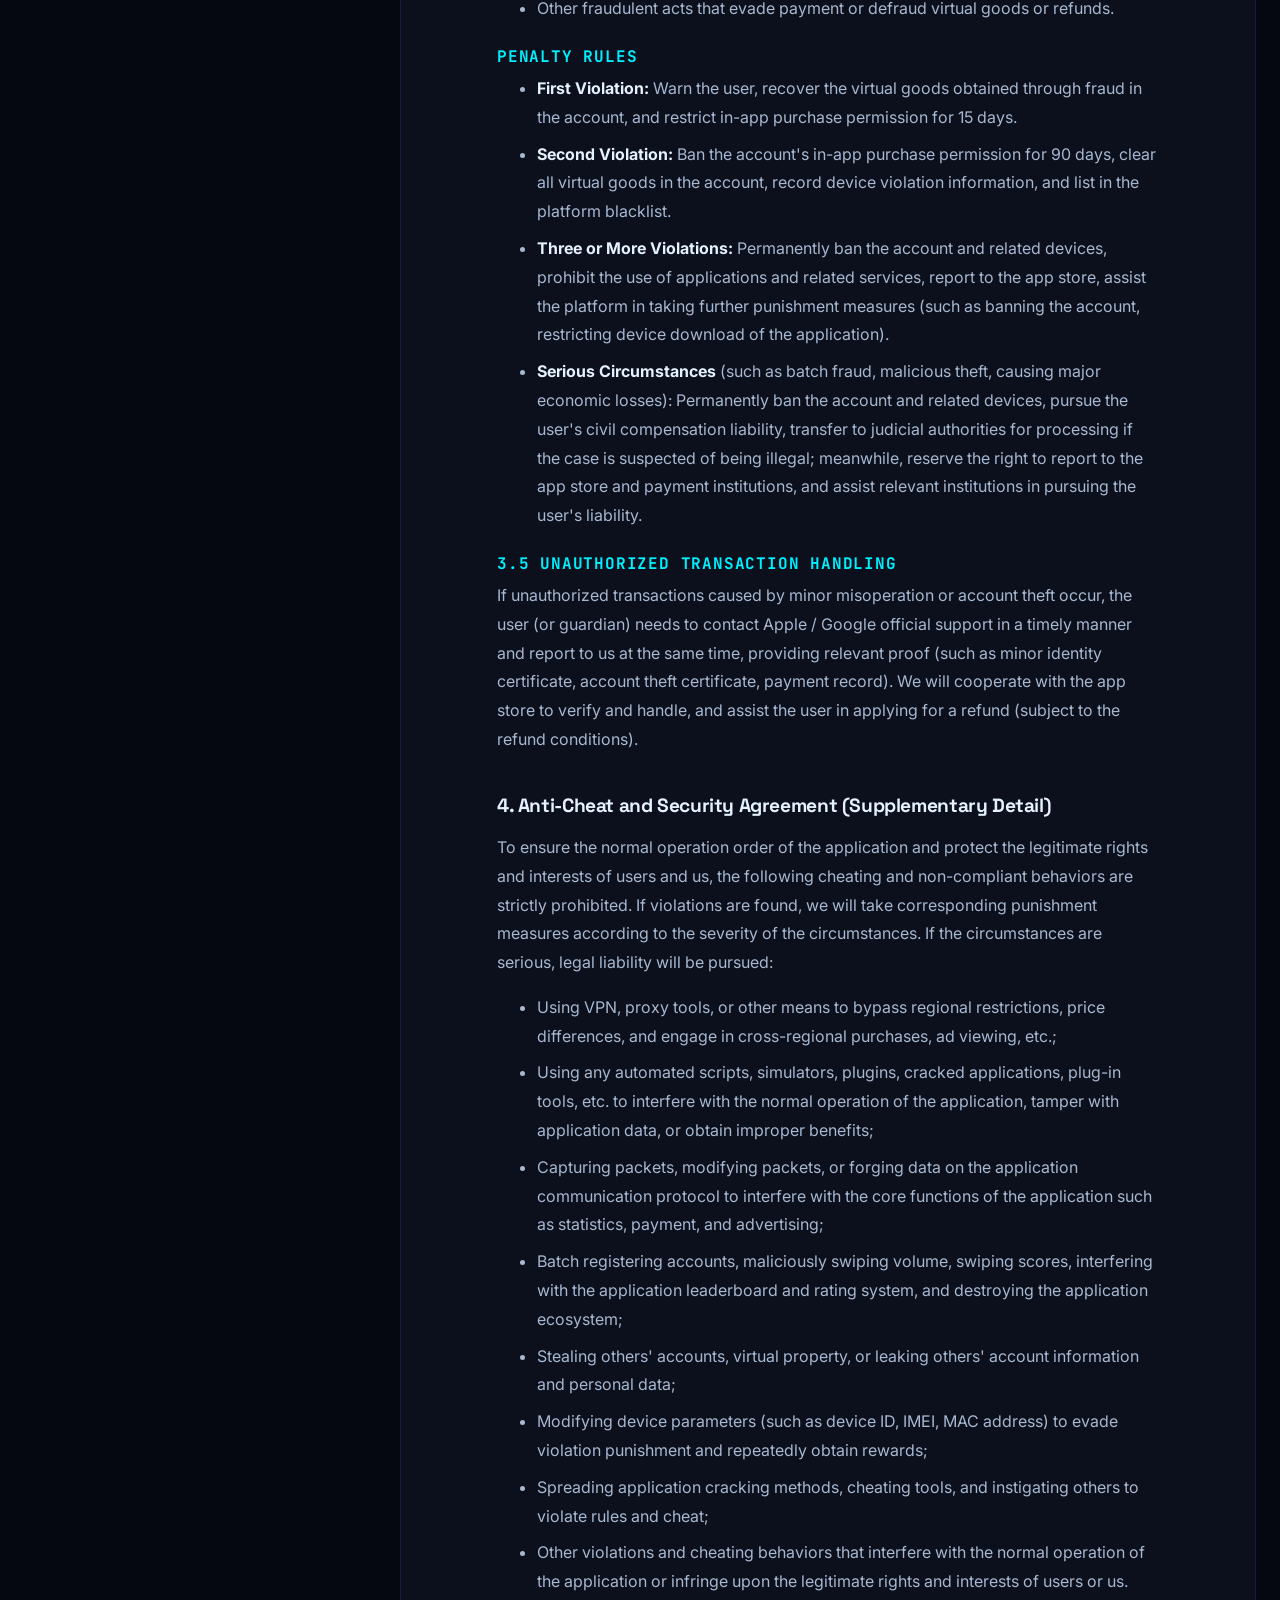
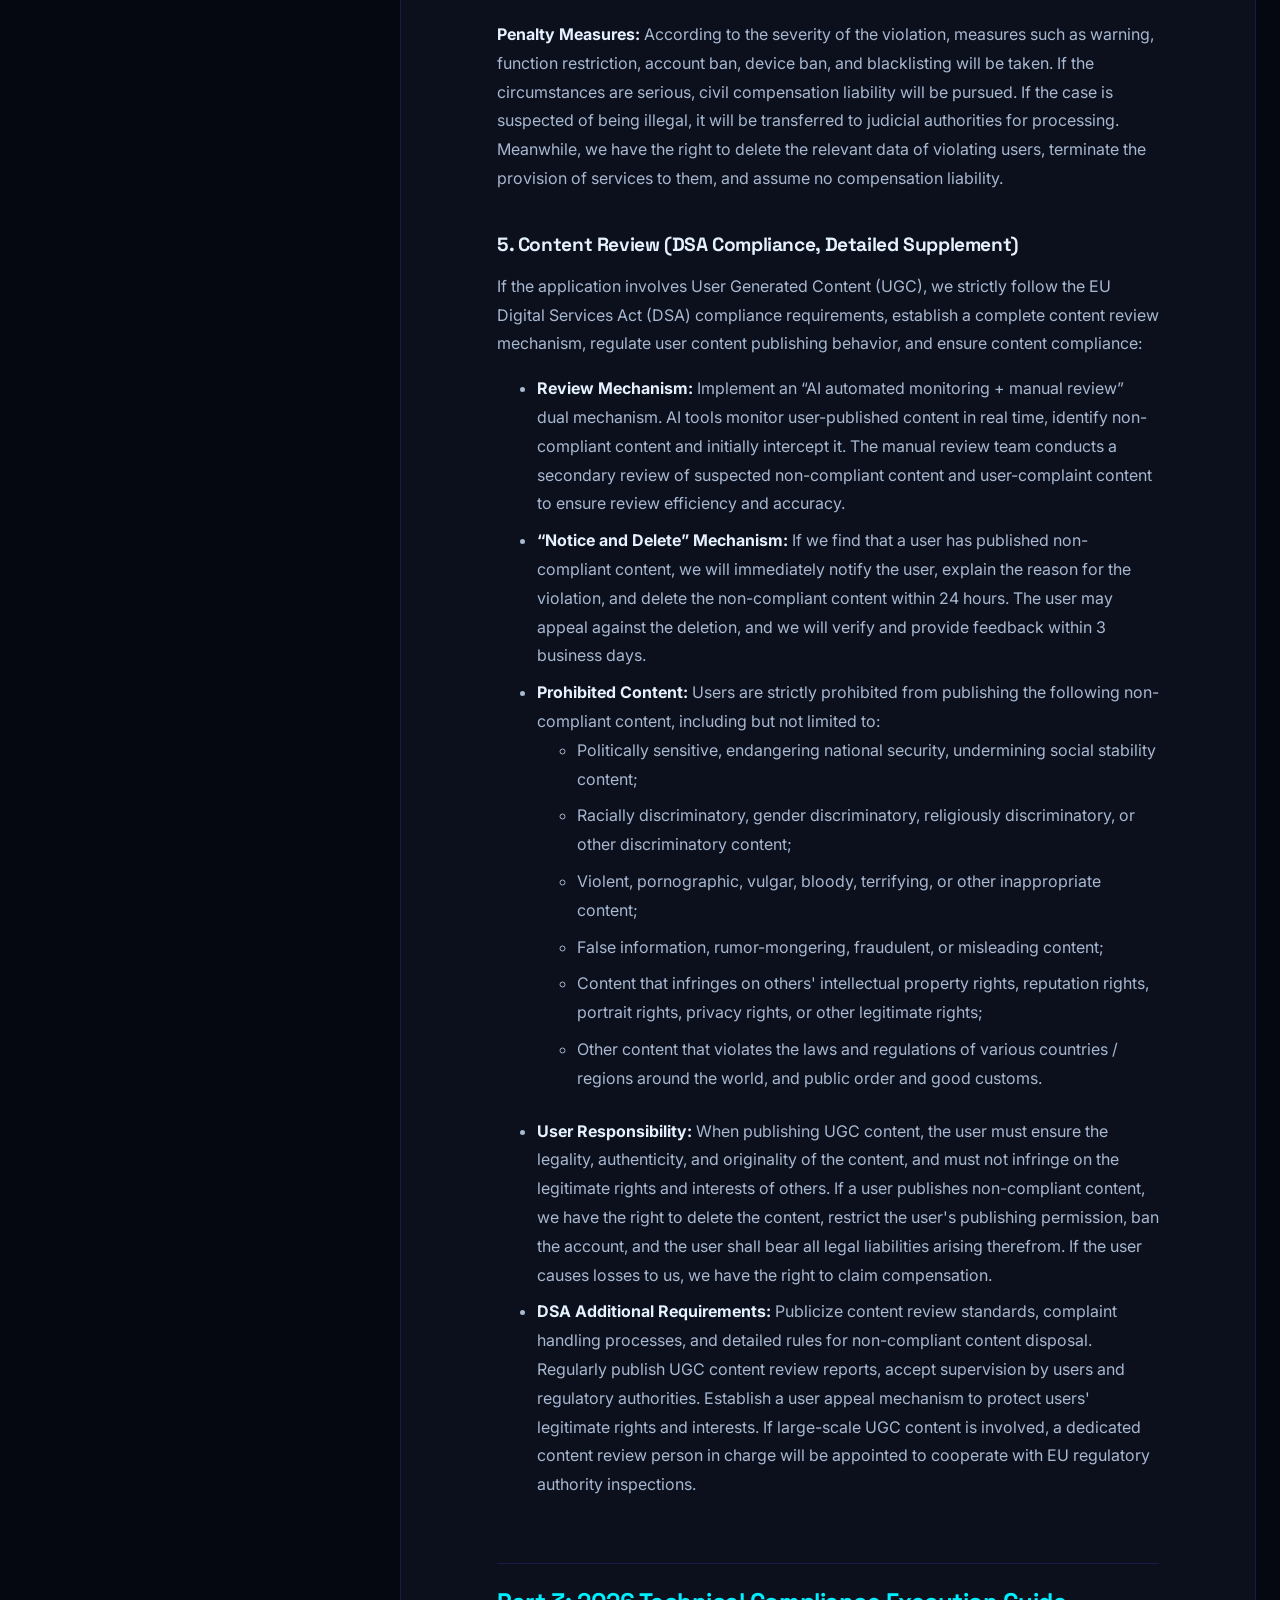
<file: privacy-policy.html>
<!DOCTYPE html>
<html lang="en">
<head>
    <meta charset="UTF-8">
    <meta name="viewport" content="width=device-width, initial-scale=1.0, viewport-fit=cover">
    <meta name="theme-color" content="#050810">
    <meta name="color-scheme" content="dark">
    <title>Privacy Policy - cloudbitlogicpro | Full 2026 Global Compliance Edition</title>
    <meta name="description" content="Complete Privacy Policy for cloudbitlogicpro applications and services. Covers GDPR, UK-GDPR, CCPA/CPRA, VCDPA, LGPD, PIPL, DPDP Act, PDPL, PIPEDA, APPI. IAA, IAP, ATT, DSA full compliance.">
    <link rel="canonical" href="https://cloudbitlogicpro.com/privacy-policy.html">
    <link rel="icon" type="image/svg+xml" href="images/favicon.svg">
        <link rel="preconnect" href="https://fonts.googleapis.com">
    <link rel="preconnect" href="https://fonts.gstatic.com" crossorigin>
    <link href="https://fonts.googleapis.com/css2?family=Inter:wght@300;400;500;600;700;800&family=JetBrains+Mono:wght@400;500;700&family=Space+Grotesk:wght@400;500;600;700&display=swap" rel="stylesheet">
    <link rel="stylesheet" href="css/main.css">
    <link rel="stylesheet" href="css/components.css">
    <link rel="stylesheet" href="css/responsive.css">
</head>
<body>
<div class="page-loader" aria-hidden="true">
    <div class="loader-text">Initializing System</div>
    <div class="loader-bar"></div>
</div>
<svg xmlns="http://www.w3.org/2000/svg" style="display:none" aria-hidden="true">
    <defs>
        <symbol id="i-arrow" viewBox="0 0 24 24"><path d="M5 12h14M12 5l7 7-7 7"/></symbol>
        <symbol id="i-bars" viewBox="0 0 24 24"><path d="M3 12h18M3 6h18M3 18h18"/></symbol>
        <symbol id="i-shield" viewBox="0 0 24 24"><path d="M12 22s8-4 8-10V5l-8-3-8 3v7c0 6 8 10 8 10z"/></symbol>
        <symbol id="i-globe" viewBox="0 0 24 24"><circle cx="12" cy="12" r="10"/><path d="M2 12h20M12 2a15.3 15.3 0 014 10 15.3 15.3 0 01-4 10 15.3 15.3 0 01-4-10 15.3 15.3 0 014-10z"/></symbol>
        <symbol id="i-check" viewBox="0 0 24 24"><path d="M20 6L9 17l-5-5"/></symbol>
        <symbol id="i-mail" viewBox="0 0 24 24"><path d="M4 4h16c1.1 0 2 .9 2 2v12c0 1.1-.9 2-2 2H4c-1.1 0-2-.9-2-2V6c0-1.1.9-2 2-2z"/><path d="M22 6l-10 7L2 6"/></symbol>
        <symbol id="i-eye" viewBox="0 0 24 24"><path d="M1 12s4-8 11-8 11 8 11 8-4 8-11 8-11-8-11-8z"/><circle cx="12" cy="12" r="3"/></symbol>
        <symbol id="i-lock" viewBox="0 0 24 24"><rect x="3" y="11" width="18" height="11" rx="2" ry="2"/><path d="M7 11V7a5 5 0 0110 0v4"/></symbol>
        <symbol id="i-database" viewBox="0 0 24 24"><ellipse cx="12" cy="5" rx="9" ry="3"/><path d="M21 12c0 1.66-4 3-9 3s-9-1.34-9-3M3 5v14c0 1.66 4 3 9 3s9-1.34 9-3V5"/></symbol>
    </defs>
</svg>
<header class="site-header" role="banner">
    <nav class="nav" aria-label="Primary">
        <a href="index.html" class="nav-logo" aria-label="cloudbitlogicpro home">
            <svg class="logo-icon" viewBox="0 0 64 64" aria-hidden="true">
                <defs>
                    <linearGradient id="navLogoGrad" x1="0%" y1="0%" x2="100%" y2="100%">
                        <stop offset="0%" stop-color="#00f0ff"/>
                        <stop offset="100%" stop-color="#7c3aed"/>
                    </linearGradient>
                </defs>
                <path d="M22 40 C10 40 2 32 2 22 C2 12 10 4 22 4 C26 4 30 5 32 7 C36 2 41 -1 47 -1 C56 -1 63 6 63 14 C63 16 63 18 62 20 C67 22 70 27 70 32 C70 39 64 44 57 44 Z" transform="translate(-3,8)" fill="none" stroke="url(#navLogoGrad)" stroke-width="2.5" stroke-linejoin="round"/>
                <text x="14" y="40" font-family="monospace" font-size="14" fill="url(#navLogoGrad)" font-weight="700">cb</text>
            </svg>
            <span class="logo-text">cloudbit<span class="accent">logic</span></span>
        </a>
        <ul class="nav-menu">
            <li><a href="index.html">Home</a></li>
            <li><a href="services.html">Services</a></li>
            <li><a href="advantages.html">Advantages</a></li>
            <li><a href="news.html">Updates</a></li>
            <li><a href="contact.html">Contact</a></li>
        </ul>
        <a href="contact.html" class="nav-cta">
            <span>Start Project</span>
            <svg class="btn-icon" viewBox="0 0 24 24" fill="none" stroke="currentColor" stroke-width="2" aria-hidden="true"><use href="#i-arrow"/></svg>
        </a>
        <button class="nav-toggle" aria-label="Toggle menu" aria-expanded="false">
            <svg viewBox="0 0 24 24" width="20" height="20" fill="none" stroke="currentColor" stroke-width="2"><use href="#i-bars"/></svg>
        </button>
    </nav>
</header>

<main>
    <section class="page-header">
        <div class="container">
            <div class="page-header-content">
                <nav class="breadcrumb" aria-label="Breadcrumb">
                    <a href="index.html">Home</a>
                    <span class="sep">/</span>
                    <span class="current">Privacy Policy</span>
                </nav>
                <h1 class="page-title">Privacy <span class="gradient-text">Policy</span></h1>
                <p class="page-subtitle">The full legal text of our Privacy Policy. This document covers all data processing activities across our applications, websites, and services. 2026 Global Full-Compliance Deep-Enhanced Edition.</p>
            </div>
        </div>
    </section>

    <section>
        <div class="container">
            <div class="legal-layout">
                <aside class="legal-sidebar">
                    <h4>Contents</h4>
                    <ul class="legal-nav">
                        <li><a href="#part1">Part 1 / Privacy Policy</a></li>
                        <li><a href="#sec-1-1">1. Data Collection Granularity</a></li>
                        <li><a href="#sec-1-2">2. Third-Party Data Mapping</a></li>
                        <li><a href="#sec-1-3">3. Global Regional Compliance</a></li>
                        <li><a href="#sec-1-4">4. Auto-Renewal Subscriptions</a></li>
                        <li><a href="#sec-1-5">5. AI-Generated Content</a></li>
                        <li><a href="#part2">Part 2 / Service Agreement</a></li>
                        <li><a href="#part3">Part 3 / Technical Compliance</a></li>
                        <li><a href="#part4">Part 4 / Risk Control</a></li>
                    </ul>
                </aside>

                <article class="legal-content">
                    <div class="legal-update">
                        <span>Document Version: 2026.01.15 // Compliance Edition</span>
                    </div>

                    <h1>Privacy Policy & Service Agreement</h1>
                    <p><strong>Effective Date:</strong> January 15, 2026 &nbsp;&nbsp;|&nbsp;&nbsp; <strong>Last Updated:</strong> January 15, 2026</p>
                    <p>This document is the 2026 Global Full-Compliance Deep-Enhanced Edition. It comprehensively addresses the EU Digital Services Act (DSA) latest transparency requirements, U.S. state privacy laws (California, Texas, Virginia, etc.), AI-Generated Content declarations (where applicable), and details IAP and advertising fraud penalty rules. It also integrates the latest 2026 global data sovereignty and app store policy changes, supplementing regional compliance details, technical execution standards, and risk prevention measures.</p>
                    <p>This Privacy Policy applies to all mobile applications, websites, and services developed and published by <strong>cloudbitlogicpro</strong> (the &ldquo;Studio&rdquo;, &ldquo;we&rdquo;, &ldquo;us&rdquo;, or &ldquo;our&rdquo;), available on the Apple App Store, Google Play Store, and the website <strong>cloudbitlogicpro.com</strong>.</p>

                    <h2 id="part1">Part 1: Privacy Policy (Privacy Policy)</h2>

                    <h3 id="sec-1-1">1. Data Collection Granularity and Purpose</h3>
                    <p>We strictly follow the &ldquo;minimum necessary&rdquo; principle and collect the following information through compliant technical means, used solely to maintain the normal operation of the IAA (In-App Advertising) and IAP (In-App Purchase) systems, optimize user experience, and prevent fraudulent behavior. The entire process complies with privacy regulations in all global regions. We do not collect any personal information unrelated to the services:</p>

                    <h4>1.1 Device Fingerprint & Identification Codes</h4>
                    <ul>
                        <li><strong>IDFA</strong> (iOS devices), <strong>GAID</strong> (Android devices), <strong>OAID</strong> (Android devices for the China market), device brand, model, screen resolution, system version, language settings, battery status, system clock offset (used to detect timezone cheating and prevent cross-regional price fraud), device unique identifier (encrypted, not linked to user real identity).</li>
                    </ul>

                    <h4>1.2 Network Environment Data</h4>
                    <ul>
                        <li>IP address (used only for geographic compliance filtering, to determine the user's region and adapt to local regulations and services; not used for precise location), mobile network operator name, Wi-Fi connection status, network type (4G/5G/Wi-Fi), used to ensure service stability and regional compliance management.</li>
                    </ul>

                    <h4>1.3 Behavior Trajectory (IAA & UX)</h4>
                    <ul>
                        <li><strong>Advertising Behavior:</strong> Ad display ID, click time, conversion path, video rewarded ad viewing duration and whether the user exited mid-way, ad dwell time. Used to optimize ad delivery effectiveness, prevent ad fraud. Data is used only for internal analysis and to synchronize necessary information to third-party monetization platforms (after de-identification processing).</li>
                        <li><strong>Game/Application Logic:</strong> Core function loop trigger count, pop-up click rate at pay points, new-user guidance drop-off points, feature usage frequency. Used to optimize product interaction experience, adjust feature layout, improve user convenience. We do not collect specific user operation content or private data.</li>
                    </ul>

                    <h4>1.4 Financial Transaction Data (IAP)</h4>
                    <ul>
                        <li>We receive transaction receipts solely through the official App Store / Google Play API. We do not touch, store, or process your bank card number, CVV code, payment password, bank card expiration date, or other sensitive payment information. All payment operations are handled by Apple's or Google's official payment systems.</li>
                        <li>Recorded items include: order number, purchased item name and quantity, payment currency, payment amount, country code, transaction time, whether the order is a sandbox test order, and order status (success / failure / refund), used for order verification, refund processing, financial reconciliation, and payment fraud prevention.</li>
                    </ul>

                    <div class="legal-callout">
                        <p><strong>Additional Notes:</strong> All collected data is encrypted, stored on compliant servers, accessible only to authorized personnel, with the access process fully logged to ensure data security and controllability.</p>
                    </div>

                    <h3 id="sec-1-2">2. Deep Third-Party Sharing Architecture (Data Mapping)</h3>
                    <p>To achieve legal monetization, service optimization, and anti-fraud purposes, we only share necessary data with the following compliant third-party ecosystems. The sharing process strictly follows the &ldquo;minimum necessary, encrypted transmission, fully controllable&rdquo; principle. We do not share any sensitive personal information. You may review their privacy policies on each platform's official website to understand the data processing details:</p>

                    <h4>2.1 Aggregation Layer (Mediation)</h4>
                    <ul>
                        <li><strong>AppLovin (MAX), Google AdMob, Unity LevelPlay.</strong> Purpose: Real-Time Bidding (RTB), optimization of ad fill rate and monetization efficiency. Shared data only includes de-identified device information and ad display / click data, not linked to user real identity.</li>
                    </ul>

                    <h4>2.2 Attribution & Anti-Fraud (MMP)</h4>
                    <ul>
                        <li><strong>AppsFlyer, Adjust, Singular.</strong> Purpose: Track ad installation effectiveness, identify fake installs, prevent ad fee theft. Shared data only includes de-identified device information and installation attribution data, used for anti-fraud verification, no private user information is collected.</li>
                    </ul>

                    <h4>2.3 Payment Processors</h4>
                    <ul>
                        <li><strong>Apple Inc., Google LLC.</strong> Purpose: Process in-app purchase transactions, verify order validity. Shared data only includes order-related information (no sensitive payment information), used for transaction reconciliation and order verification, strictly following Apple's and Google's official data processing specifications.</li>
                    </ul>

                    <h4>2.4 Additional Ad Networks and Platforms</h4>
                    <ul>
                        <li><strong>Pangle</strong> (ByteDance), <strong>Mintegral</strong>, <strong>InMobi</strong>, <strong>Meta Audience Network</strong>, <strong>Vungle</strong>, <strong>Liftoff</strong>, <strong>ironSource</strong>, <strong>Chartboost</strong>, <strong>Tapjoy</strong>, <strong>AdColony</strong>, <strong>MyTarget</strong>, <strong>Yandex Ads</strong>, <strong>Smaato</strong>, <strong>PubMatic</strong>, <strong>OpenX</strong>, <strong>Verizon Media</strong>, <strong>Criteo</strong>. Each is integrated with limited data scopes, configurable in the application settings.</li>
                    </ul>

                    <div class="legal-callout">
                        <p><strong>Additional Notes:</strong> We sign strict confidentiality agreements and data processing agreements with all third-party partners, clarifying the scope, duration, and security responsibilities of data use. We regularly audit third-party compliance. If a third party engages in non-compliant data processing, we will immediately terminate the partnership and pursue their relevant liability. Users may view the third-party sharing list and scope of data sharing through in-app settings, and have the right to withdraw the relevant authorization (after withdrawal, the normal operation of advertising monetization and some services may be affected).</p>
                    </div>

                    <h3 id="sec-1-3">3. Global Region-Specific Legal Disclosures</h3>
                    <p>We strictly adapt to privacy regulations in all countries / regions around the world. Combined with the latest policy changes in 2026, we have formulated differentiated compliance terms for key regions to ensure full compliance throughout the service:</p>

                    <h4>3.1 European Union (GDPR) & United Kingdom (UK-GDPR)</h4>
                    <ul>
                        <li><strong>Legal Basis:</strong> Our legal grounds for processing user data include: performance of the service agreement with the user, obtaining the user's explicit consent, maintaining our legitimate interests (such as anti-fraud, service optimization). All data processing activities comply with Article 6 of GDPR / UK-GDPR.</li>
                        <li><strong>Representative Office:</strong> [EU/UK Statutory Representative contact information and registered address reserved here], responsible for receiving data-related requests (access, correction, deletion, withdrawal of consent, etc.) from EU / UK users, with a response time of no more than 7 business days.</li>
                        <li><strong>DSA Transparency Supplement:</strong> We strictly follow the latest transparency requirements of the EU Digital Services Act (DSA), publicly disclose ad delivery rules, algorithmic recommendation logic, and content review standards, regularly publish transparency reports, clarify data processing workflows and third-party cooperation details, and accept supervision by EU regulatory authorities. If the application involves User Generated Content (UGC), the content review mechanism, complaint handling process, and non-compliant content disposal standards will be made public, ensuring users' right to know.</li>
                        <li><strong>User Rights Protection:</strong> EU / UK users have the right to access, correct, and delete personal data at any time, withdraw data processing authorization, request that we provide a copy of personal data (data portability), and file complaints about non-compliant data processing with the European Data Protection Board (EDPB) or the UK Information Commissioner's Office (ICO).</li>
                    </ul>

                    <h4>3.2 United States (CCPA / CPRA / VCDPA and other state-level differentiated provisions)</h4>
                    <ul>
                        <li><strong>No Sale of Personal Information:</strong> We explicitly commit not to sell users' personal information to any third party (including advertisers, data brokers, etc.). However, according to the legal definitions of California CPRA and Virginia VCDPA, to achieve ad precision, sharing non-sensitive information such as device IDs with third parties may be considered &ldquo;data sharing.&rdquo; We will clearly inform users of such sharing within the application. Users have the right to opt-out of such sharing at any time.</li>
                        <li><strong>Do Not Track:</strong> We fully respect the device system's &ldquo;Do Not Track&rdquo; setting. If the user enables this setting, we will stop collecting user behavior trajectory data, which will no longer be used for precision ad targeting or personalized recommendations. We only retain the minimum data necessary to maintain normal service operation.</li>
                        <li><strong>State-Specific Adaptations:</strong>
                            <ul>
                                <li><strong>California (CPRA):</strong> Users have the right to require us to disclose details of personal information collected, used, and shared in the past 12 months, the right to request deletion of personal information, and the right to refuse the use of personal information for targeted advertising. We will respond to user requests within 45 business days.</li>
                                <li><strong>Texas (CCPA-TX):</strong> Strengthens user data access rights. Users may freely query personal data collection records. We must not set unreasonable barriers. Sharing sensitive user information (such as biometric data, financial information) with third parties is prohibited unless explicit written consent is obtained from the user.</li>
                                <li><strong>Virginia (VCDPA):</strong> Users have the right to require us to correct erroneous personal data and stop sharing personal data with third parties. We must complete the correction or stop-sharing operation within 30 business days and provide feedback to the user.</li>
                                <li><strong>Other States:</strong> We adapt to the latest privacy regulations in Washington, Colorado, Connecticut, Utah, and other states, clarifying user data rights and our compliance obligations, ensuring compliance across the United States.</li>
                            </ul>
                        </li>
                    </ul>

                    <h4>3.3 Brazil (LGPD)</h4>
                    <p>We strictly comply with Brazil's General Data Protection Law (LGPD). We must obtain explicit user authorization before collecting personal information, clearly informing the user of the purpose, scope, and method of information collection. We protect Brazilian users' rights to access, correct, delete, and withdraw authorization for data. We have established a dedicated compliance officer to handle Brazilian users' data-related requests. User data is stored on servers within Brazil and is not arbitrarily transferred abroad. If cross-border transfer is required, approval from the Brazilian National Data Protection Authority (ANPD) is required.</p>

                    <h4>3.4 Other Key Regions</h4>
                    <ul>
                        <li><strong>China:</strong> We comply with the Personal Information Protection Law (PIPL), the Data Security Law (DSL), and the Regulations on Promoting and Regulating Cross-border Data Flows. We obtain explicit user consent before collecting personal information. We implement data localization storage requirements (data of users in China is stored on servers within China). We do not illegally collect sensitive personal information, and cooperate with the supervision and inspection of China's Cyberspace Administration.</li>
                        <li><strong>India:</strong> We comply with the Digital Personal Data Protection Act (DPDP Act). We clarify data collection boundaries, collect data only after obtaining the user's written consent, establish a Data Protection Officer (DPO), grant users the right to request deletion of personal data, and require approval from India's Ministry of Electronics and Information Technology (MeitY) for cross-border data transfer.</li>
                        <li><strong>Saudi Arabia:</strong> We comply with the Personal Data Protection Law (PDPL), implement data localization storage requirements (user data is stored on servers within Saudi Arabia), do not arbitrarily transfer data abroad, and accept supervision by the Saudi Data and Artificial Intelligence Authority (SDAIA).</li>
                        <li><strong>Canada, Japan:</strong> We adapt to Canada's Personal Information Protection and Electronic Documents Act (PIPEDA) and Japan's Act on the Protection of Personal Information (APPI), clarify data processing specifications, protect user data rights, cooperate with local regulatory authority audits, and respond to the upgraded 2026 global data sovereignty requirements.</li>
                        <li><strong>Other Regions:</strong> Including but not limited to South Korea (PIPA), Singapore (PDPA), Australia (Privacy Act 1988), Russia (Federal Law No. 152-FZ), and other countries / regions. We continuously monitor changes in local laws and regulations to ensure global compliance.</li>
                    </ul>

                    <h3 id="sec-1-4">4. Auto-Renewal Subscription Statement (Subscription Transparency)</h3>
                    <p>If the application includes auto-renewal subscription services, we strictly follow Apple and Google app store rules and global regional compliance requirements. The following statements are explicitly made to protect users' right to know and right to choose:</p>
                    <ul>
                        <li>We only collect subscription-related necessary information, including subscription period, remaining trial time, subscription status (active / expired / paused), renewal time, used for subscription management and service provision, and do not collect any unrelated information.</li>
                        <li><strong>Transparency Guarantee:</strong>
                            <ul>
                                <li><strong>Before Subscription:</strong> Clearly inform users of the subscription period (weekly / monthly / annual), subscription price, trial period length (if any), renewal rules, and how to cancel the subscription. There are no hidden clauses.</li>
                                <li><strong>Billing Reminder:</strong> 24 hours before each auto-renewal billing, we will send a billing reminder to the user through an in-app pop-up, system push, etc., clearly informing the billing amount, billing time, and direct access path to cancel the subscription.</li>
                                <li><strong>Subscription Management:</strong> Users can cancel auto-renewal at any time through the in-app &ldquo;Settings - Subscription Management&rdquo; or the App Store / Google Play subscription management page. After cancellation, no further charges will be incurred. Cancellation during the trial period is free of charge.</li>
                            </ul>
                        </li>
                        <li><strong>Trial Period Description:</strong> If a free trial is provided, the subscription will automatically renew and be billed after the trial period ends. The user may cancel the subscription at any time during the trial period to avoid charges. If the user has used subscription-exclusive features during the trial period, those features will be deactivated immediately after cancellation.</li>
                    </ul>

                    <h3 id="sec-1-5">5. AI-Generated Content Statement (where applicable)</h3>
                    <p>If the application includes AI-generated content (including but not limited to text, audio, images, interactive scenes, etc.), we strictly follow global AI compliance requirements. The following statements are explicitly made to protect users' right to know and legal rights:</p>
                    <ul>
                        <li><strong>Clear Labeling:</strong> All AI-generated content will be clearly marked as &ldquo;AI Generated&rdquo; to distinguish it from human-created content, without misleading users, in compliance with the EU AI Act and the AI transparency requirements of various U.S. states.</li>
                        <li><strong>Content Compliance:</strong> AI-generated content strictly follows global content review standards, prohibiting the generation of violent, pornographic, vulgar, false information, politically sensitive, racially discriminatory, or other non-compliant content. We implement an &ldquo;AI generation + manual review&rdquo; dual mechanism to ensure content compliance.</li>
                        <li><strong>Responsibility Definition:</strong> AI-generated content is only used as an auxiliary function, does not constitute any advice, commitment, or guarantee. We do not assume relevant liability for any loss suffered by the user based on AI-generated content. If AI-generated content infringes upon others' intellectual property rights, reputation rights, or other legal rights, we will assume corresponding liability and promptly delete the non-compliant content.</li>
                        <li><strong>Data Security:</strong> The data used to train AI models is compliantly collected or authorized non-sensitive data. We do not use user personal information or private data to train AI models, strictly protecting user data security.</li>
                    </ul>

                    <div class="legal-callout warning">
                        <p><strong>Age Restrictions:</strong> Our applications and services are not directed to children under 13 (or under 16 in the EU/UK). We do not knowingly collect personal information from children. If we learn that we have inadvertently collected such information, we will delete it as soon as possible. Parents or guardians who believe their child has provided us with personal information may contact us at privacy@cloudbitlogicpro.com to request deletion.</p>
                    </div>

                    <h2 id="part2">Part 2: Service Agreement (Terms of Service)</h2>

                    <h3>1. Account Ownership and License Scope</h3>
                    <ul>
                        <li><strong>Non-Ownership Statement:</strong> After the user downloads and installs the application through App Store / Google Play and other app stores, the user is only granted a limited, non-transferable, non-rentable, non-loanable software usage right by our company, and does not possess legal ownership of the account and in-app virtual property (including but not limited to coins, diamonds, skins, levels, props, etc.).</li>
                        <li><strong>Account Attribution:</strong> The account is registered and used by the user. True and complete information (if any) must be provided during registration. The account is owned by our company, and the user only has the right to use the account. The user must properly keep the account and related login information. Losses caused by the user's own improper operations (such as leaking the account password or authorizing untrusted third parties) such as account theft or virtual property loss, shall be borne by the user.</li>
                        <li><strong>Account Recovery:</strong> For accounts that have not logged in for [180] consecutive days and have no payment records, we have the right to cancel the account and release server resources. We will notify the user 30 days in advance through in-app push, registered email (if any), etc. After the account is canceled, all virtual properties and personal data in the account will be permanently deleted (except for those required to be retained by laws and regulations) and cannot be recovered.</li>
                        <li><strong>Account Usage Restrictions:</strong> Users may not transfer, rent, lend, or sell the account to third parties, may not use it for commercial profit purposes, and may not use the account for illegal or non-compliant activities. If non-compliant use of the account is found, we have the right to suspend or ban the account, delete the virtual property in the account, and pursue the user's relevant liability.</li>
                    </ul>

                    <h3>2. IAA Advertising and Reward Policy (Detailed Fraud Penalty Rules)</h3>

                    <h4>2.1 Reward Acquisition Rules</h4>
                    <p>The user must completely watch the rewarded video ad, complete the ad interaction (if any), and there must be no abnormal operations during ad playback (such as switching applications, locking the screen, using plugins to skip, etc.) to obtain the corresponding reward. The reward will be credited immediately after the ad playback is complete. If the reward is not credited due to network delay, ad platform failure, or other reasons, the user may provide feedback through the in-app customer service channel, and we will verify and handle it within 3 business days.</p>

                    <h4>2.2 Ad Quality Assurance</h4>
                    <p>We strictly review the ad content provided by third-party ad platforms, striving to filter out violent, pornographic, vulgar, false propaganda, illegal, and non-compliant inappropriate ads. However, ad content is delivered by third parties. If users find non-compliant ads, they may provide evidence through the in-app &ldquo;Ad Complaint&rdquo; channel, and we will verify within 24 hours, block and delete non-compliant ads, and pursue the liability of the third-party ad platform.</p>

                    <h4>2.3 Ad Fraud Behavior Definition and Penalty Rules (Extremely Detailed)</h4>

                    <h4>Definition Scope</h4>
                    <p>Any act of obtaining ad rewards, evading ad playback, or interfering with ad statistics through improper means is deemed ad fraud, including but not limited to:</p>
                    <ul>
                        <li>Using plugins, scripts, cracking tools, etc. to skip ads, accelerate ad playback, or simulate ad watching behavior;</li>
                        <li>Batch watching ads through multiple accounts or multiple devices to obtain rewards and then resell or monetize them;</li>
                        <li>Modifying device parameters (such as device ID, IP address), using VPN / proxy tools to switch regions, and batch watching ads;</li>
                        <li>Frequently switching applications, locking the screen, or restarting the device during ad playback to evade the complete viewing requirement;</li>
                        <li>Exploiting ad platform vulnerabilities to falsely trigger ad display / clicks and defraud ad revenue;</li>
                        <li>Other fraudulent acts that interfere with normal ad playback and statistics.</li>
                    </ul>

                    <h4>Penalty Rules</h4>
                    <ul>
                        <li><strong>First Violation:</strong> Warn the user, clear the current unused ad rewards of the account, and restrict ad viewing permissions for 7 days.</li>
                        <li><strong>Second Violation:</strong> Ban the account's ad viewing permission for 30 days, clear all ad rewards in the account, and record the device violation information.</li>
                        <li><strong>Three or More Violations:</strong> Permanently ban the account's ad viewing permission, ban the relevant device from using the application, list it in the platform blacklist, and reserve the right to pursue the user's legal liability and claim compensation for ad losses.</li>
                        <li><strong>Serious Circumstances</strong> (such as batch fraud, malicious interference with the ad ecosystem): Permanently ban the account and related devices, report to App Store / Google Play and other app stores, assist the platform in taking further punishment measures, pursue the user's civil compensation liability, and transfer to judicial authorities for processing if the case is suspected of being illegal.</li>
                    </ul>

                    <h3>3. IAP Payment, Refund, and Dispute Resolution (Detailed Fraud Penalty Rules)</h3>

                    <h4>3.1 Final Price Description</h4>
                    <p>The virtual goods and value-added services purchased by the user in the application, the displayed price includes the price of the goods themselves, the platform commission of the app store (officially charged by Apple / Google), and possible value-added tax (VAT), tariffs, and other related taxes. The final payment price is subject to the app store payment page. Price adjustments will be notified to the user 7 days in advance through in-app announcements, push, etc.</p>

                    <h4>3.2 Payment Rules</h4>
                    <p>Payment operations are completed through the official payment channels of App Store / Google Play. We do not directly collect any payment from users and do not store user payment information. After successful payment, virtual goods and value-added services will be credited immediately. The user may check the order details in &ldquo;My Orders&rdquo; within the application.</p>

                    <h4>3.3 Refund Restrictions</h4>
                    <ul>
                        <li>Due to the immediacy and non-refundable nature of virtual goods and value-added services, once the user purchases and uses them (such as consumed coins, unlocked features), refunds are not supported in principle.</li>
                        <li><strong>Special circumstances under which a refund may be applied for</strong> (relevant proof must be provided):
                            <ul>
                                <li>Payment is successful but virtual goods or value-added services have not been credited, and it is verified to be caused by our technical fault.</li>
                                <li>Minors purchase by mistake without the consent of their guardian. The guardian may provide relevant proof (such as minor identity certificate, payment record) to apply for a refund from the app store or us.</li>
                                <li>The application has a major failure, causing the user to be unable to use the purchased value-added services, and the failure cannot be fixed within 7 business days.</li>
                            </ul>
                        </li>
                        <li><strong>Refund Process:</strong> The user needs to submit a refund application through the official refund channel of App Store / Google Play or the in-app customer service channel and provide relevant proof. We will verify within 3 business days and cooperate with the app store to complete the refund processing. The refund arrival time is subject to the official regulations of the app store.</li>
                    </ul>

                    <h4>3.4 IAP Fraud Behavior Definition and Penalty Rules (Extremely Detailed)</h4>
                    <p>Any act of obtaining in-app virtual goods, value-added services, evading payment, or defrauding refunds through improper means is deemed IAP fraud, including but not limited to:</p>
                    <ul>
                        <li>Malicious refunds: Exploiting the app store refund policy loopholes, purchasing virtual goods, using them, and then applying for a refund without returning the used virtual goods;</li>
                        <li>Cracking the payment process: Obtaining virtual goods and value-added services through plugins, scripts, cracked versions of applications, etc., bypassing the official payment channel;</li>
                        <li>Forging payment records: Forging orders and payment receipts to defraud virtual goods and value-added services;</li>
                        <li>Using stolen bank cards, payment accounts for purchases, or redeeming virtual goods through exchange codes obtained from illegal channels;</li>
                        <li>Using VPN / proxy tools to switch to low-price regions to purchase virtual goods, evading normal prices;</li>
                        <li>Batch registering accounts, taking advantage of app store new user discounts and discount activities, maliciously purchasing virtual goods, and then reselling or monetizing them;</li>
                        <li>Other fraudulent acts that evade payment or defraud virtual goods or refunds.</li>
                    </ul>

                    <h4>Penalty Rules</h4>
                    <ul>
                        <li><strong>First Violation:</strong> Warn the user, recover the virtual goods obtained through fraud in the account, and restrict in-app purchase permission for 15 days.</li>
                        <li><strong>Second Violation:</strong> Ban the account's in-app purchase permission for 90 days, clear all virtual goods in the account, record device violation information, and list in the platform blacklist.</li>
                        <li><strong>Three or More Violations:</strong> Permanently ban the account and related devices, prohibit the use of applications and related services, report to the app store, assist the platform in taking further punishment measures (such as banning the account, restricting device download of the application).</li>
                        <li><strong>Serious Circumstances</strong> (such as batch fraud, malicious theft, causing major economic losses): Permanently ban the account and related devices, pursue the user's civil compensation liability, transfer to judicial authorities for processing if the case is suspected of being illegal; meanwhile, reserve the right to report to the app store and payment institutions, and assist relevant institutions in pursuing the user's liability.</li>
                    </ul>

                    <h4>3.5 Unauthorized Transaction Handling</h4>
                    <p>If unauthorized transactions caused by minor misoperation or account theft occur, the user (or guardian) needs to contact Apple / Google official support in a timely manner and report to us at the same time, providing relevant proof (such as minor identity certificate, account theft certificate, payment record). We will cooperate with the app store to verify and handle, and assist the user in applying for a refund (subject to the refund conditions).</p>

                    <h3>4. Anti-Cheat and Security Agreement (Supplementary Detail)</h3>
                    <p>To ensure the normal operation order of the application and protect the legitimate rights and interests of users and us, the following cheating and non-compliant behaviors are strictly prohibited. If violations are found, we will take corresponding punishment measures according to the severity of the circumstances. If the circumstances are serious, legal liability will be pursued:</p>
                    <ul>
                        <li>Using VPN, proxy tools, or other means to bypass regional restrictions, price differences, and engage in cross-regional purchases, ad viewing, etc.;</li>
                        <li>Using any automated scripts, simulators, plugins, cracked applications, plug-in tools, etc. to interfere with the normal operation of the application, tamper with application data, or obtain improper benefits;</li>
                        <li>Capturing packets, modifying packets, or forging data on the application communication protocol to interfere with the core functions of the application such as statistics, payment, and advertising;</li>
                        <li>Batch registering accounts, maliciously swiping volume, swiping scores, interfering with the application leaderboard and rating system, and destroying the application ecosystem;</li>
                        <li>Stealing others' accounts, virtual property, or leaking others' account information and personal data;</li>
                        <li>Modifying device parameters (such as device ID, IMEI, MAC address) to evade violation punishment and repeatedly obtain rewards;</li>
                        <li>Spreading application cracking methods, cheating tools, and instigating others to violate rules and cheat;</li>
                        <li>Other violations and cheating behaviors that interfere with the normal operation of the application or infringe upon the legitimate rights and interests of users or us.</li>
                    </ul>
                    <p><strong>Penalty Measures:</strong> According to the severity of the violation, measures such as warning, function restriction, account ban, device ban, and blacklisting will be taken. If the circumstances are serious, civil compensation liability will be pursued. If the case is suspected of being illegal, it will be transferred to judicial authorities for processing. Meanwhile, we have the right to delete the relevant data of violating users, terminate the provision of services to them, and assume no compensation liability.</p>

                    <h3>5. Content Review (DSA Compliance, Detailed Supplement)</h3>
                    <p>If the application involves User Generated Content (UGC), we strictly follow the EU Digital Services Act (DSA) compliance requirements, establish a complete content review mechanism, regulate user content publishing behavior, and ensure content compliance:</p>
                    <ul>
                        <li><strong>Review Mechanism:</strong> Implement an &ldquo;AI automated monitoring + manual review&rdquo; dual mechanism. AI tools monitor user-published content in real time, identify non-compliant content and initially intercept it. The manual review team conducts a secondary review of suspected non-compliant content and user-complaint content to ensure review efficiency and accuracy.</li>
                        <li><strong>&ldquo;Notice and Delete&rdquo; Mechanism:</strong> If we find that a user has published non-compliant content, we will immediately notify the user, explain the reason for the violation, and delete the non-compliant content within 24 hours. The user may appeal against the deletion, and we will verify and provide feedback within 3 business days.</li>
                        <li><strong>Prohibited Content:</strong> Users are strictly prohibited from publishing the following non-compliant content, including but not limited to:
                            <ul>
                                <li>Politically sensitive, endangering national security, undermining social stability content;</li>
                                <li>Racially discriminatory, gender discriminatory, religiously discriminatory, or other discriminatory content;</li>
                                <li>Violent, pornographic, vulgar, bloody, terrifying, or other inappropriate content;</li>
                                <li>False information, rumor-mongering, fraudulent, or misleading content;</li>
                                <li>Content that infringes on others' intellectual property rights, reputation rights, portrait rights, privacy rights, or other legitimate rights;</li>
                                <li>Other content that violates the laws and regulations of various countries / regions around the world, and public order and good customs.</li>
                            </ul>
                        </li>
                        <li><strong>User Responsibility:</strong> When publishing UGC content, the user must ensure the legality, authenticity, and originality of the content, and must not infringe on the legitimate rights and interests of others. If a user publishes non-compliant content, we have the right to delete the content, restrict the user's publishing permission, ban the account, and the user shall bear all legal liabilities arising therefrom. If the user causes losses to us, we have the right to claim compensation.</li>
                        <li><strong>DSA Additional Requirements:</strong> Publicize content review standards, complaint handling processes, and detailed rules for non-compliant content disposal. Regularly publish UGC content review reports, accept supervision by users and regulatory authorities. Establish a user appeal mechanism to protect users' legitimate rights and interests. If large-scale UGC content is involved, a dedicated content review person in charge will be appointed to cooperate with EU regulatory authority inspections.</li>
                    </ul>

                    <h2 id="part3">Part 3: 2026 Technical Compliance Execution Guide (Required Reading, Supplementary Detail)</h2>
                    <p>This guide combines the latest 2026 Apple App Store, Google Play policies, and global regional compliance requirements to clarify technical execution standards, ensure full compliance in application R&D, listing, and operation, avoid risks of application removal or punishment due to technical violations, and adapt to the latest system version requirements such as Android 15 and iOS 18.</p>

                    <h3>1. For Apple App Store (iOS) (Supplementary 2026 Latest Requirements)</h3>
                    <ul>
                        <li><strong>Privacy Labels:</strong> Privacy label information must be accurately filled in the App Store backend. &ldquo;Data Linked to User&rdquo; (data associated with the user) must be strictly checked, because data such as IDFA and purchase records will be associated with the user profile, and the data association relationship must not be concealed. At the same time, the scope, purpose of data collection, and third-party sharing must be accurately filled in to ensure consistency with this Privacy Policy. Filling in false information will lead to application review rejection and removal.</li>
                        <li><strong>ATT Mandatory Execution (2026 Upgrade Requirements):</strong>
                            <ul>
                                <li>Before obtaining <code>device_id</code> (IDFA), the <code>requestTrackingAuthorization</code> interface must be called first, popping up a window to request user authorization. The authorization text must clearly inform the user of the purpose of authorization (such as precision ad targeting), and must not mislead the user.</li>
                                <li>If the user refuses authorization, <code>allow_tracking = false</code> must be transmitted to all third-party SDKs. IDFA must not be obtained or used without authorization, and the ATT framework restrictions must not be circumvented by other means.</li>
                                <li>Adapting to the latest iOS 18 requirements, the ATT authorization pop-up can only be displayed once, and the user must not be harassed with multiple pop-ups. If the user refuses, no further authorization may be requested. The user can only be guided to enable authorization through the device system settings.</li>
                                <li>User device identifiers must not be obtained through non-ATT channels, and other device parameters (such as MAC address) must not be used as IDFA substitutes to circumvent the Privacy Policy requirements.</li>
                            </ul>
                        </li>
                        <li><strong>Other Technical Compliance Requirements:</strong>
                            <ul>
                                <li>The application must not contain hidden functions or non-compliant code, and must not circumvent App Store review rules (such as hiding payment entrances, false function descriptions).</li>
                                <li>Adapting to the latest iOS 18 system privacy requirements, access to sensitive data (such as photos, contacts) requires the user's per-authorization. Default authorization or mandatory authorization is not allowed.</li>
                                <li>In-app purchase items must clearly indicate prices and subscription periods. Inducement purchase traps must not be set, and users must not be misled into paying.</li>
                                <li>If the application contains AI-generated content, it must be clearly marked in the App Store details page, in compliance with Apple's AI compliance requirements.</li>
                            </ul>
                        </li>
                    </ul>

                    <h3>2. For Google Play (Android) (Supplementary 2026 Latest Requirements)</h3>
                    <ul>
                        <li><strong>Data Safety Form:</strong> The data safety form must be accurately filled in the Google Play backend, clearly stating that data in transit is processed with encryption (HTTPS protocol encryption must be used), and data at rest is processed with AES-256 encryption. The scope, purpose of data collection, and third-party sharing must be accurately filled in. Data processing behavior must not be concealed. Filling in false information will lead to application review rejection and removal.</li>
                        <li><strong>SDK Transparency (2026 Upgrade Requirements):</strong>
                            <ul>
                                <li>Google requires developers to take full responsibility for the behavior of integrated third-party SDKs. It is necessary to ensure that all integrated SDK versions support the latest Android 14+ Privacy Sandbox, and outdated SDKs (which may have privacy and security vulnerabilities) must not be used.</li>
                                <li>The list of all integrated third-party SDKs must be publicly disclosed in the Google Play backend, clearly specifying the SDK name, purpose, and scope of data collection, ensuring the compliance of SDK data processing behavior. If an SDK engages in non-compliant data collection, it must be immediately removed and rectified.</li>
                                <li>Adapting to the latest Android 15 requirements, integrated SDKs must not request permissions unrelated to application functions, must not arbitrarily collect user personal information, and must not interfere with the normal operation of the device.</li>
                                <li>If the application supports the Android 15 private space feature, the logic must be adjusted according to the application type. Medical applications must clearly inform users not to install in private space to avoid affecting the operation of core functions. Launcher applications must declare relevant permissions and adapt to the display needs of private space applications.</li>
                            </ul>
                        </li>
                        <li><strong>Other Technical Compliance Requirements:</strong>
                            <ul>
                                <li>Adapting to the latest Android 15 privacy protection measures, supporting the dynamic password (OTP) hiding function, hiding sensitive content during screen sharing, and sensitive fields of the application can be manually marked to protect user privacy and security.</li>
                                <li>The application must not contain malicious code or ad plug-ins, must not forcibly push ads or induce users to click ads. Ad display must comply with Google Play ad policies.</li>
                                <li>The application must support the 64-bit architecture, and the 32-bit version cannot be provided alone, ensuring compatibility with the latest Android devices.</li>
                                <li>If the application contains subscription services, the subscription management entry must be clearly marked within the application, supporting users to cancel subscriptions at any time, in compliance with Google Play subscription policies.</li>
                            </ul>
                        </li>
                    </ul>

                    <h3>3. 2026 Data Residency Compliance</h3>
                    <p>With the increasing awareness of global data sovereignty in 2026, many countries / regions have introduced stricter data localization requirements. We must strictly follow the following rules to avoid violations:</p>
                    <ul>
                        <li>If the application has a large number of users in a specific country / region (such as China, India, Saudi Arabia, Brazil, EU, Canada) (the specific threshold is subject to local regulations), local user data must be stored on compliant servers within that country / region, and may not be arbitrarily transferred abroad.</li>
                        <li>Cross-border data transfer must strictly follow local regulatory requirements, such as the EU GDPR adequacy decision, the security assessment / standard contract requirements of China's Regulations on Promoting and Regulating Cross-border Data Flows, and the cross-border transfer approval requirements of India DPDP Act. Data may not be transferred abroad without approval.</li>
                        <li>Regarding the global data sovereignty disputes mentioned in the 2026 U.S. Trade Report, care must be taken to avoid trade compliance risks caused by cross-border data transfer. If the application is targeted at U.S. users, the requirements of the CLOUD Act must be followed, and U.S. regulatory authorities' data access requests (if any) must be cooperated with.</li>
                        <li>Regularly check data storage locations to ensure compliance with local regulatory changes, such as Canada, Japan, Bolivia, Colombia, and other countries that have added new data localization requirements in 2026. Data storage strategies must be adjusted in a timely manner to avoid violations.</li>
                        <li>Establish a data residency compliance ledger, record user data storage locations and transfer situations, regularly conduct compliance self-checks, and cooperate with local regulatory authority inspections.</li>
                    </ul>

                    <h3>4. Interaction Design Suggestions (Supplementary Detail, Improve Compliance)</h3>
                    <ul>
                        <li><strong>Double Confirmation Mechanism:</strong>
                            <ul>
                                <li>Before the user makes a large-amount IAP purchase (it is recommended that a single amount &ge; USD 50 / EUR 50), an in-app secondary confirmation pop-up must be added, clearly informing the user of the purchase amount, product name, and payment method. The user must manually click &ldquo;Confirm Purchase&rdquo; before jumping to the payment page, to avoid misoperation.</li>
                                <li>For auto-renewal subscriptions, after the user clicks the &ldquo;Subscribe&rdquo; button, a pop-up confirmation must be displayed again, clearly informing the user of the subscription period, price, and renewal rules, to avoid accidental subscription.</li>
                            </ul>
                        </li>
                        <li><strong>Easy Accessibility of Privacy Policy (Mandatory Requirement):</strong> The link to the Privacy Policy must exist in the following three locations simultaneously to ensure that users can view it at any time, in compliance with global compliance requirements:
                            <ol>
                                <li>App store details page (App Store / Google Play description page in a prominent position);</li>
                                <li>Application startup flash screen page (or login page). Users can click the link to view the full Privacy Policy. The flash screen page must have &ldquo;Agree&rdquo; and &ldquo;Reject&rdquo; buttons. After rejection, the application may not be used.</li>
                                <li>The application&rsquo;s &ldquo;Settings&rdquo; or &ldquo;About&rdquo; menu. The link must be placed in a prominent position, and users can directly view the Privacy Policy by clicking, supporting user access at any time.</li>
                            </ol>
                        </li>
                        <li><strong>Other Interaction Compliance Suggestions:</strong>
                            <ul>
                                <li><strong>Permission Request:</strong> When requesting user authorization (such as camera, photo album, location), the purpose of the permission must be clearly informed. Default or mandatory authorization is not allowed. The user may withdraw the authorization at any time in the application or device system settings.</li>
                                <li><strong>Ad Interaction:</strong> Rewarded video ads must be clearly marked as &ldquo;Watch the complete ad to get rewards&rdquo;, and a &ldquo;Skip Ad&rdquo; button must be provided (which can be skipped after 5 seconds of ad playback). The user must not be forced to watch the ad.</li>
                                <li><strong>Complaint Feedback:</strong> Convenient complaint feedback channels must be set up within the application, including privacy complaints, ad complaints, UGC content complaints, etc. The feedback processing time limit (no more than 7 business days) must be clearly defined, and the processing results must be fed back to the user.</li>
                                <li><strong>Transparency Display:</strong> Ad delivery rules, algorithmic recommendation logic, and data processing workflows (simplified version) must be displayed in a prominent position within the application, in compliance with DSA transparency requirements, to protect users' right to know.</li>
                                <li><strong>Screen Sharing Notification:</strong> Adapting to the latest Android 15 requirements, a prominent notification label must be displayed in the status bar during screen sharing, screen casting, and recording, reminding the user that the device is currently in the screen sharing state. The user may click the label to quickly stop sharing.</li>
                            </ul>
                        </li>
                    </ul>

                    <h2 id="part4">Part 4: Compliance Risk Prevention and Regular Review</h2>

                    <h3>1. Compliance Risk Prevention Measures</h3>
                    <ul>
                        <li>Establish a compliance review mechanism: Before application R&D and listing, conduct a comprehensive compliance review of the application code, privacy policy, service agreement, and interaction design to ensure compliance with App Store, Google Play policies, and global regional regulations, and avoid violations.</li>
                        <li>Regularly update compliance knowledge: Assign dedicated personnel to pay attention to the latest changes in global privacy regulations and app store policies (such as U.S. state privacy laws, EU DSA updates, Android 15 / iOS 18 system policy changes), and timely adjust the application and agreement content.</li>
                        <li>Third-party partner management: Regularly review the compliance of third-party ad platforms, SDK providers, and payment processors, sign compliance agreements, clarify data processing responsibilities, and immediately terminate cooperation if the third party engages in non-compliant behavior.</li>
                        <li>User request handling: Establish a handling mechanism for user data-related requests (access, correction, deletion, complaint) to ensure response and handling within the prescribed time limit, retain handling records, and accept supervision by users and regulatory authorities.</li>
                        <li>Security protection: Strengthen application data security protection, adopt encrypted storage, encrypted transmission, access permission control, and other technologies to prevent data leakage, tampering, and loss. Regularly conduct data security testing and risk assessment.</li>
                        <li>Employee training: Regularly conduct compliance training for R&D, operation, customer service, and other relevant employees, popularize privacy regulations, app store policies, and anti-fraud rules, enhance employee compliance awareness, and avoid violations caused by improper operations.</li>
                    </ul>

                    <h3>2. Regular Review Requirements</h3>
                    <p>Due to the continuous changes in the global legal environment (especially U.S. state privacy laws, EU DSA implementation rules), and the continuous update of app store policies and technical standards, it is recommended to conduct a routine review of this agreement and application compliance every 6 months. The specific review content includes:</p>
                    <ul>
                        <li><strong>Agreement Clauses:</strong> Check whether the agreement clauses comply with the latest regulations and app store policies, and whether they need to be supplemented or modified (such as adding regional compliance clauses, updating fraud penalty rules).</li>
                        <li><strong>Application Compliance:</strong> Check whether the application code, SDK version, and interaction design comply with the latest technical compliance requirements (such as Android 15 / iOS 18 adaptation, ATT framework execution).</li>
                        <li><strong>Data Processing:</strong> Check whether the data collection, storage, transmission, and sharing processes are compliant, whether data residency complies with local requirements, and whether third-party data sharing is controllable.</li>
                        <li><strong>Anti-Fraud Mechanism:</strong> Check whether the advertising and in-app purchase anti-fraud rules are perfect, and whether it is necessary to update penalty measures according to the latest fraud methods.</li>
                        <li><strong>User Requests:</strong> Check the handling of user data-related requests, whether there is any failure to respond in a timely manner or improper handling, and optimize the handling process.</li>
                    </ul>

                    <h2>Contact Us</h2>
                    <p>If you have any questions, feedback, complaints, or reports, you may contact us through the following methods:</p>
                    <ul>
                        <li><strong>Privacy & Data Protection Officer:</strong> <a href="mailto:privacy@cloudbitlogicpro.com">privacy@cloudbitlogicpro.com</a></li>
                        <li><strong>Business Inquiries:</strong> <a href="mailto:contact@cloudbitlogicpro.com">contact@cloudbitlogicpro.com</a></li>
                        <li><strong>User Support:</strong> <a href="mailto:support@cloudbitlogicpro.com">support@cloudbitlogicpro.com</a></li>
                        <li><strong>Postal Address:</strong> Delaware Technology Park, USA</li>
                    </ul>

                    <p style="margin-top: var(--space-xl); padding-top: var(--space-md); border-top: 1px solid var(--c-border); font-size: 0.85rem; color: var(--c-text-tertiary);">
                        &copy; 2020 - 2026 cloudbitlogicpro. All rights reserved. This document is the 2026 Global Full-Compliance Deep-Enhanced Edition. Any updates will be published on this page and announced through in-app notifications.
                    </p>
                </article>
            </div>
        </div>
    </section>
</main>

<footer class="site-footer" role="contentinfo">
    <div class="container">
        <div class="footer-grid">
            <div class="footer-brand">
                <a href="index.html" class="nav-logo">
                    <svg class="logo-icon" viewBox="0 0 64 64" aria-hidden="true" style="width: 32px; height: 32px;">
                        <defs>
                            <linearGradient id="footLogoGrad" x1="0%" y1="0%" x2="100%" y2="100%">
                                <stop offset="0%" stop-color="#00f0ff"/>
                                <stop offset="100%" stop-color="#7c3aed"/>
                            </linearGradient>
                        </defs>
                        <path d="M22 40 C10 40 2 32 2 22 C2 12 10 4 22 4 C26 4 30 5 32 7 C36 2 41 -1 47 -1 C56 -1 63 6 63 14 C63 16 63 18 62 20 C67 22 70 27 70 32 C70 39 64 44 57 44 Z" transform="translate(-3,8)" fill="none" stroke="url(#footLogoGrad)" stroke-width="2.5" stroke-linejoin="round"/>
                        <text x="14" y="40" font-family="monospace" font-size="14" fill="url(#footLogoGrad)" font-weight="700">cb</text>
                    </svg>
                    <span class="logo-text">cloudbit<span class="accent">logic</span></span>
                </a>
                <p>A boutique R&D studio building minimalist, privacy-first digital products. Based in Delaware, USA. Working globally.</p>
                <div class="footer-contact">
                    <div><span class="contact-label">Support</span> <a href="mailto:support@cloudbitlogicpro.com">support@cloudbitlogicpro.com</a></div>
                    <div><span class="contact-label">Contact</span> <a href="mailto:contact@cloudbitlogicpro.com">contact@cloudbitlogicpro.com</a></div>
                    <div><span class="contact-label">Address</span> <span>Delaware Technology Park, USA</span></div>
                </div>
            </div>
            <div class="footer-col">
                <h4>Studio</h4>
                <ul>
                    <li><a href="index.html">Home</a></li>
                    <li><a href="services.html">Services</a></li>
                    <li><a href="advantages.html">Advantages</a></li>
                    <li><a href="news.html">Updates</a></li>
                    <li><a href="contact.html">Contact</a></li>
                </ul>
            </div>
            <div class="footer-col">
                <h4>Legal</h4>
                <ul>
                    <li><a href="privacy-policy.html">Privacy Policy</a></li>
                    <li><a href="terms-of-service.html">Terms of Service</a></li>
                    <li><a href="technical-compliance.html">Technical Compliance</a></li>
                </ul>
            </div>
            <div class="footer-col">
                <h4>Connect</h4>
                <ul>
                    <li><a href="mailto:contact@cloudbitlogicpro.com">Email</a></li>
                    <li><a href="https://twitter.com/cloudbitlogic" rel="noopener" target="_blank">Twitter / X</a></li>
                    <li><a href="https://github.com/cloudbitlogic" rel="noopener" target="_blank">GitHub</a></li>
                    <li><a href="https://linkedin.com/company/cloudbitlogic" rel="noopener" target="_blank">LinkedIn</a></li>
                </ul>
            </div>
        </div>
        <div class="footer-bottom">
            <p>&copy; 2020 - 2026 cloudbitlogicpro. All rights reserved.</p>
            <div class="footer-legal">
                <a href="privacy-policy.html">Privacy</a>
                <a href="terms-of-service.html">Terms</a>
                <a href="technical-compliance.html">Compliance</a>
            </div>
        </div>
    </div>
</footer>
<script src="js/main.js" defer></script>
<script src="js/animations.js" defer></script>
</body>
</html>
</file>
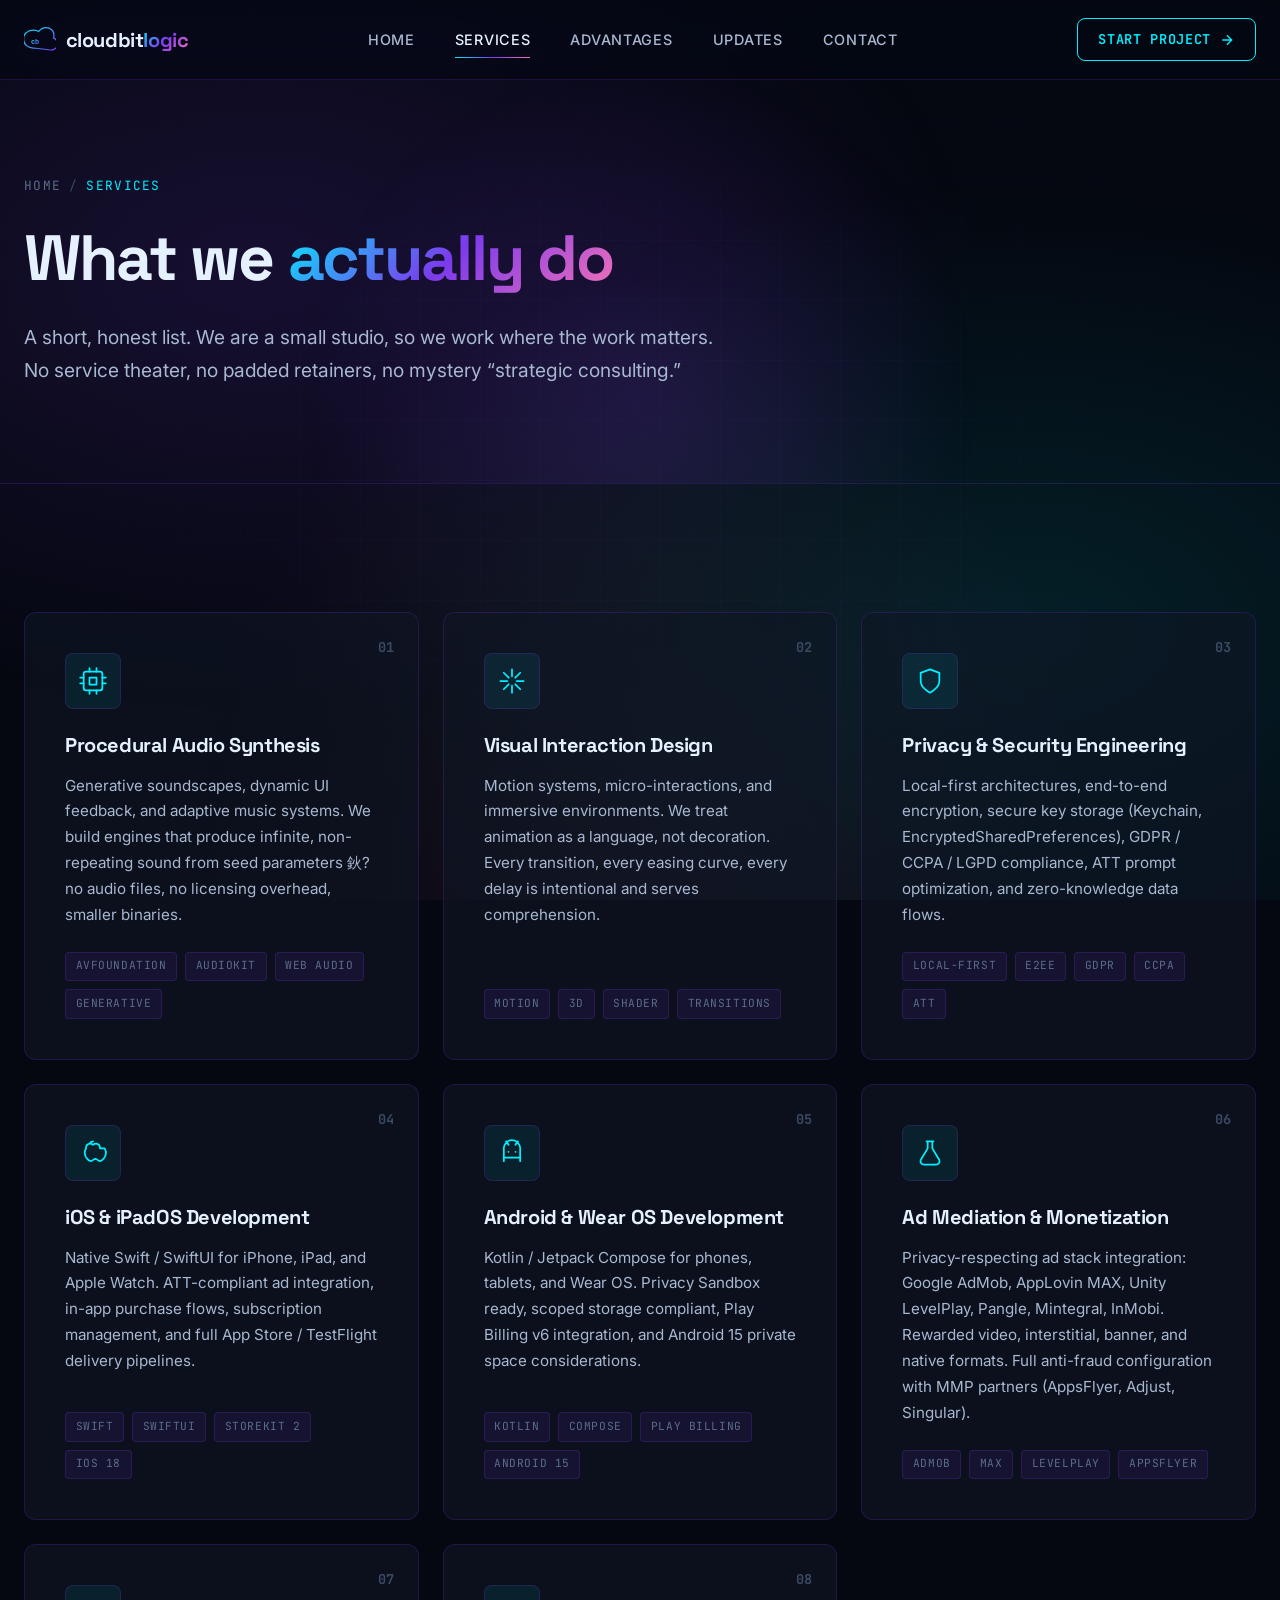
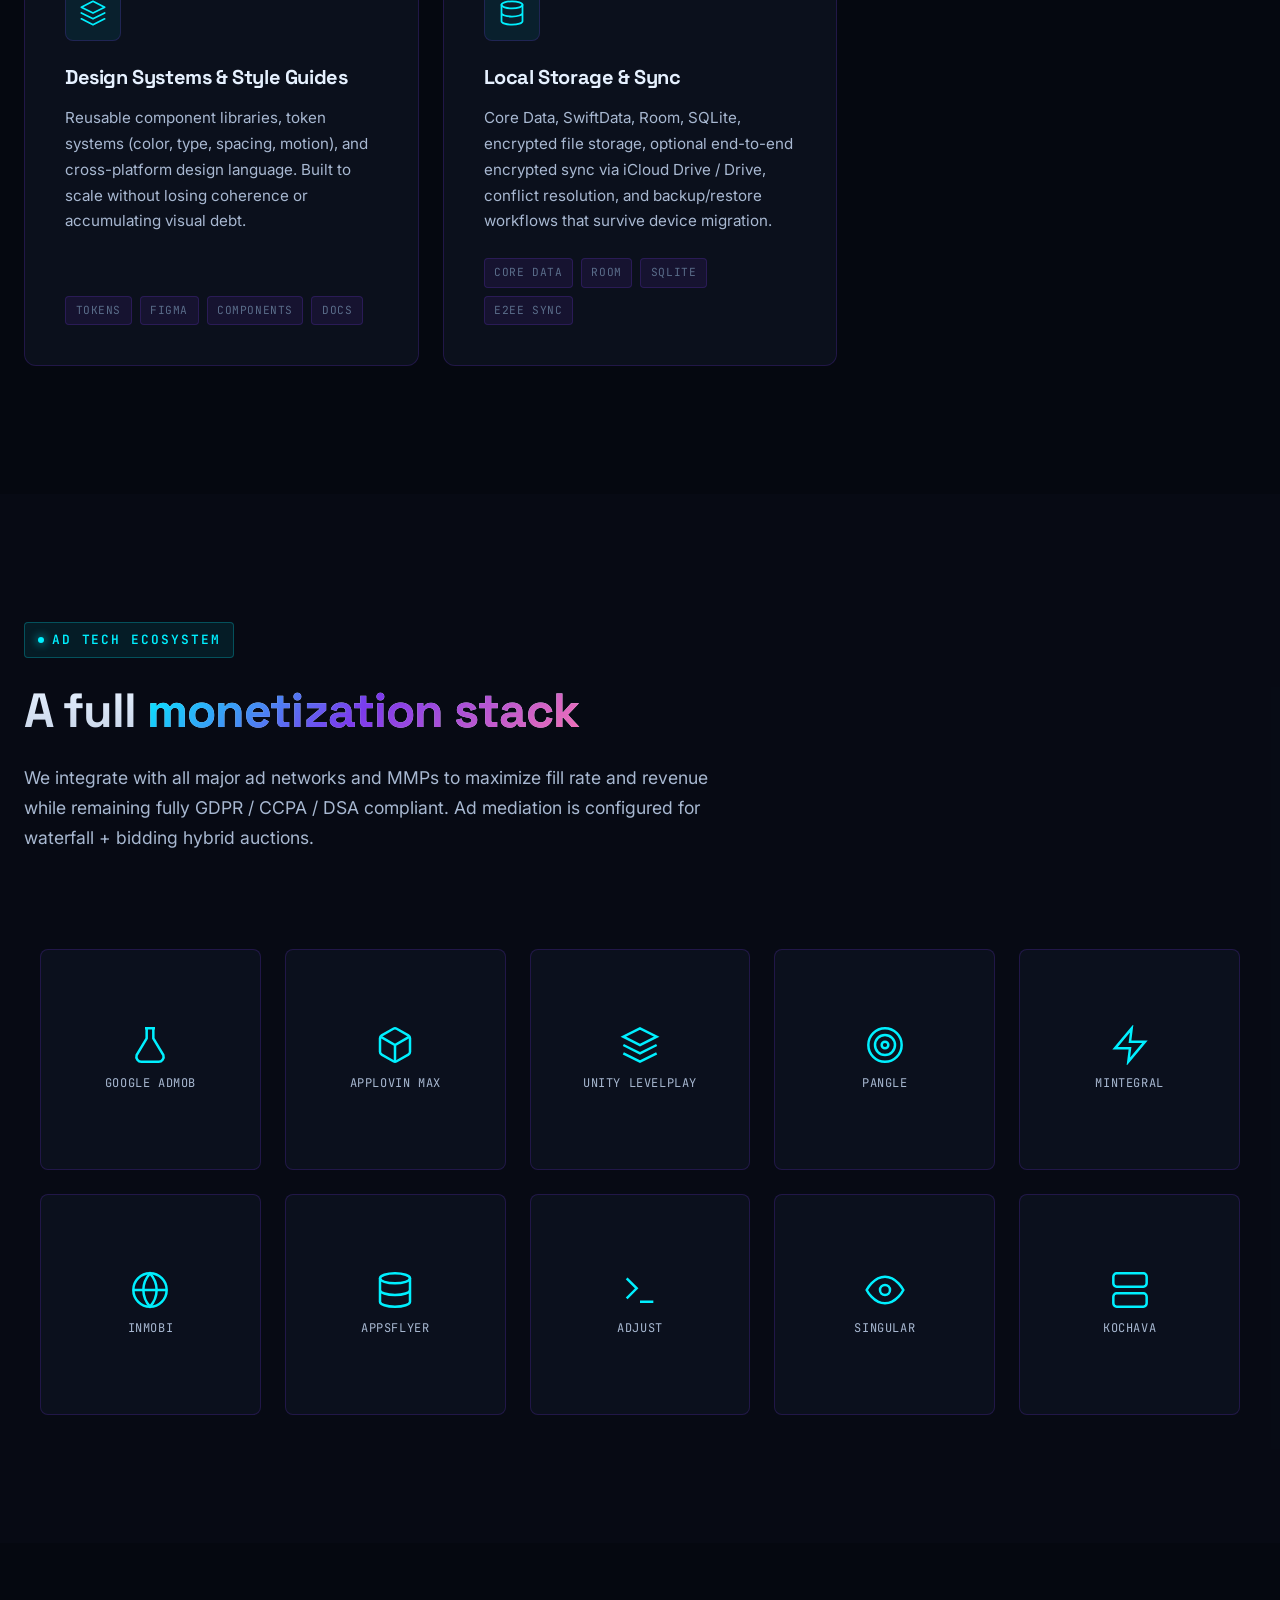
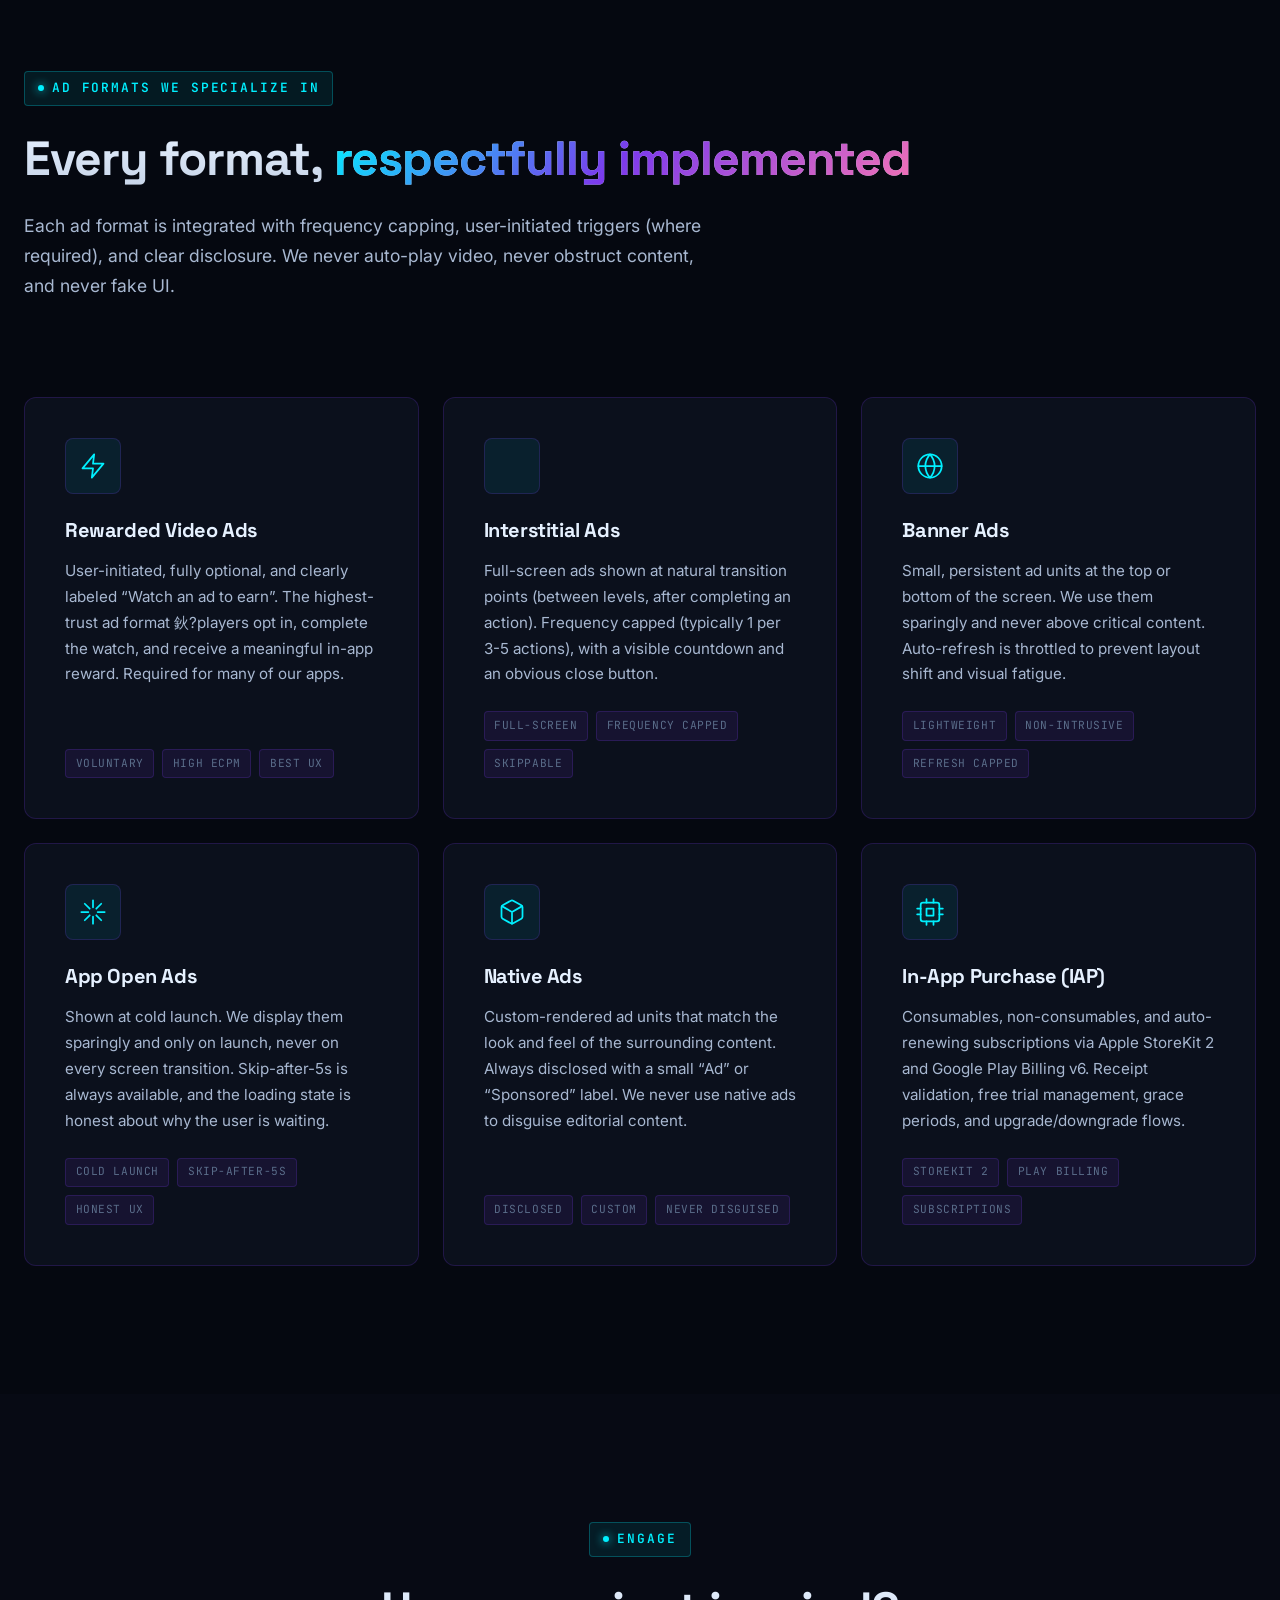
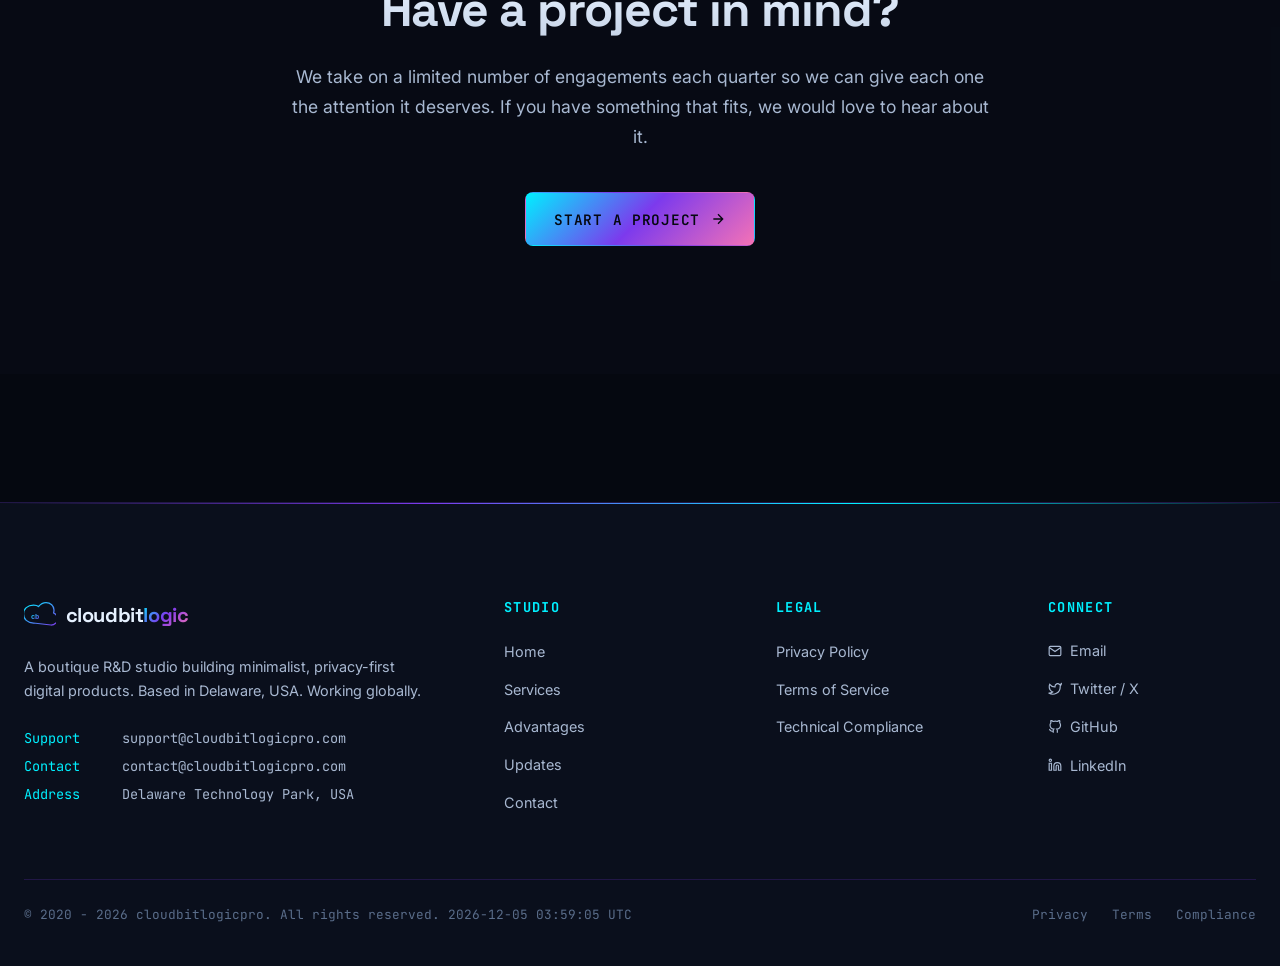
<file: services.html>
<!DOCTYPE html>
<html lang="en">
<head>
        <meta charset="UTF-8">
    <meta name="viewport" content="width=device-width, initial-scale=1.0, viewport-fit=cover">
    <meta name="theme-color" content="#050810">
    <meta name="color-scheme" content="dark">
    <title>Services - cloudbitlogicpro | Procedural, Privacy-First App Development</title>
    <meta name="description" content="Boutique R&D services in procedural audio synthesis, visual interaction design, privacy engineering, and minimalist product development. iOS, Android, Web.">
    <meta name="keywords" content="app development services, procedural generation, privacy engineering, minimalist design, iOS Android, AdMob integration, indie studio">
    <link rel="canonical" href="https://cloudbitlogicpro.com/services.html">
    <meta property="og:type" content="website">
    <meta property="og:url" content="https://cloudbitlogicpro.com/services.html">
    <meta property="og:title" content="Services - cloudbitlogicpro">
    <meta property="og:description" content="Procedural audio, visual design, privacy engineering, minimalist product development.">
    <link rel="icon" type="image/svg+xml" href="images/favicon.svg">
        <link rel="preconnect" href="https://fonts.googleapis.com">
    <link rel="preconnect" href="https://fonts.gstatic.com" crossorigin>
    <link href="https://fonts.googleapis.com/css2?family=Inter:wght@300;400;500;600;700;800&family=JetBrains+Mono:wght@400;500;700&family=Space+Grotesk:wght@400;500;600;700&display=swap" rel="stylesheet">
    <link rel="stylesheet" href="css/main.css">
    <link rel="stylesheet" href="css/components.css">
    <link rel="stylesheet" href="css/responsive.css">
    <script type="application/ld+json">
    {
        "@context": "https://schema.org",
        "@type": "Service",
        "serviceType": "App Development & Design",
        "provider": {
            "@type": "Organization",
            "name": "cloudbitlogicpro"
        },
        "areaServed": "Worldwide",
        "hasOfferCatalog": {
            "@type": "OfferCatalog",
            "name": "Studio Services",
            "itemListElement": [
                {"@type": "Offer", "itemOffered": {"@type": "Service", "name": "Procedural Audio Synthesis"}},
                {"@type": "Offer", "itemOffered": {"@type": "Service", "name": "Visual Interaction Design"}},
                {"@type": "Offer", "itemOffered": {"@type": "Service", "name": "Privacy Engineering"}},
                {"@type": "Offer", "itemOffered": {"@type": "Service", "name": "iOS & Android Development"}}
            ]
        }
    }
    </script>
</head>
<body>
<div class="page-loader" aria-hidden="true">
    <div class="loader-text">Initializing System</div>
    <div class="loader-bar"></div>
</div>
<svg xmlns="http://www.w3.org/2000/svg" style="display:none" aria-hidden="true">
    <defs>
        <symbol id="i-code" viewBox="0 0 24 24"><path d="M16 18l6-6-6-6M8 6l-6 6 6 6"/></symbol>
        <symbol id="i-shield" viewBox="0 0 24 24"><path d="M12 22s8-4 8-10V5l-8-3-8 3v7c0 6 8 10 8 10z"/></symbol>
        <symbol id="i-cube" viewBox="0 0 24 24"><path d="M21 16V8a2 2 0 00-1-1.73l-7-4a2 2 0 00-2 0l-7 4A2 2 0 003 8v8a2 2 0 001 1.73l7 4a2 2 0 002 0l7-4A2 2 0 0021 16z"/><path d="M3.27 6.96L12 12.01l8.73-5.05M12 22.08V12"/></symbol>
        <symbol id="i-spark" viewBox="0 0 24 24"><path d="M12 2v6m0 8v6M2 12h6m8 0h6M4.93 4.93l4.24 4.24m5.66 5.66l4.24 4.24M4.93 19.07l4.24-4.24m5.66-5.66l4.24-4.24"/></symbol>
        <symbol id="i-rocket" viewBox="0 0 24 24"><path d="M4.5 16.5c-1.5 1.26-2 5-2 5s3.74-.5 5-2c.71-.84.7-2.13-.09-2.91a2.18 2.18 0 00-2.91-.09zM12 15l-3-3a22 22 0 012-3.95A12.88 12.88 0 0122 2c0 2.72-.78 7.5-6 11a22.35 22.35 0 01-4 2zM9 12H4s.55-3.03 2-4c1.62-1.08 5 0 5 0M12 15v5s3.03-.55 4-2c1.08-1.62 0-5 0-5"/></symbol>
        <symbol id="i-zap" viewBox="0 0 24 24"><path d="M13 2L3 14h9l-1 8 10-12h-9l1-8z"/></symbol>
        <symbol id="i-target" viewBox="0 0 24 24"><circle cx="12" cy="12" r="10"/><circle cx="12" cy="12" r="6"/><circle cx="12" cy="12" r="2"/></symbol>
        <symbol id="i-globe" viewBox="0 0 24 24"><circle cx="12" cy="12" r="10"/><path d="M2 12h20M12 2a15.3 15.3 0 014 10 15.3 15.3 0 01-4 10 15.3 15.3 0 01-4-10 15.3 15.3 0 014-10z"/></symbol>
        <symbol id="i-mail" viewBox="0 0 24 24"><path d="M4 4h16c1.1 0 2 .9 2 2v12c0 1.1-.9 2-2 2H4c-1.1 0-2-.9-2-2V6c0-1.1.9-2 2-2z"/><path d="M22 6l-10 7L2 6"/></symbol>
        <symbol id="i-pin" viewBox="0 0 24 24"><path d="M21 10c0 7-9 13-9 13s-9-6-9-13a9 9 0 0118 0z"/><circle cx="12" cy="10" r="3"/></symbol>
        <symbol id="i-arrow" viewBox="0 0 24 24"><path d="M5 12h14M12 5l7 7-7 7"/></symbol>
        <symbol id="i-bars" viewBox="0 0 24 24"><path d="M3 12h18M3 6h18M3 18h18"/></symbol>
        <symbol id="i-x" viewBox="0 0 24 24"><path d="M18 6L6 18M6 6l12 12"/></symbol>
        <symbol id="i-eye" viewBox="0 0 24 24"><path d="M1 12s4-8 11-8 11 8 11 8-4 8-11 8-11-8-11-8z"/><circle cx="12" cy="12" r="3"/></symbol>
        <symbol id="i-lock" viewBox="0 0 24 24"><rect x="3" y="11" width="18" height="11" rx="2" ry="2"/><path d="M7 11V7a5 5 0 0110 0v4"/></symbol>
        <symbol id="i-cpu" viewBox="0 0 24 24"><rect x="4" y="4" width="16" height="16" rx="2" ry="2"/><rect x="9" y="9" width="6" height="6"/><path d="M9 1v3M15 1v3M9 20v3M15 20v3M20 9h3M20 14h3M1 9h3M1 14h3"/></symbol>
        <symbol id="i-layers" viewBox="0 0 24 24"><path d="M12 2L2 7l10 5 10-5-10-5zM2 17l10 5 10-5M2 12l10 5 10-5"/></symbol>
        <symbol id="i-database" viewBox="0 0 24 24"><ellipse cx="12" cy="5" rx="9" ry="3"/><path d="M21 12c0 1.66-4 3-9 3s-9-1.34-9-3M3 5v14c0 1.66 4 3 9 3s9-1.34 9-3V5"/></symbol>
        <symbol id="i-cloud" viewBox="0 0 24 24"><path d="M18 10h-1.26A8 8 0 109 20h9a5 5 0 000-10z"/></symbol>
        <symbol id="i-flask" viewBox="0 0 24 24"><path d="M9 2h6M10 2v6L4 18a3 3 0 003 4h10a3 3 0 003-4l-6-10V2"/></symbol>
        <symbol id="i-terminal" viewBox="0 0 24 24"><path d="M4 17l6-6-6-6M12 19h8"/></symbol>
        <symbol id="i-users" viewBox="0 0 24 24"><path d="M17 21v-2a4 4 0 00-4-4H5a4 4 0 00-4 4v2M9 11a4 4 0 100-8 4 4 0 000 8zM23 21v-2a4 4 0 00-3-3.87M16 3.13a4 4 0 010 7.75"/></symbol>
        <symbol id="i-map" viewBox="0 0 24 24"><path d="M1 6v16l7-4 8 4 7-4V2l-7 4-8-4-7 4zM8 2v16M16 6v16"/></symbol>
        <symbol id="i-calendar" viewBox="0 0 24 24"><rect x="3" y="4" width="18" height="18" rx="2" ry="2"/><path d="M16 2v4M8 2v4M3 10h18"/></symbol>
        <symbol id="i-archive" viewBox="0 0 24 24"><path d="M21 8v13H3V8M1 3h22v5H1zM10 12h4"/></symbol>
        <symbol id="i-edit" viewBox="0 0 24 24"><path d="M11 4H4a2 2 0 00-2 2v14a2 2 0 002 2h14a2 2 0 002-2v-7M18.5 2.5a2.121 2.121 0 013 3L12 15l-4 1 1-4 9.5-9.5z"/></symbol>
        <symbol id="i-heart" viewBox="0 0 24 24"><path d="M20.84 4.61a5.5 5.5 0 00-7.78 0L12 5.67l-1.06-1.06a5.5 5.5 0 00-7.78 7.78l1.06 1.06L12 21.23l7.78-7.78 1.06-1.06a5.5 5.5 0 000-7.78z"/></symbol>
        <symbol id="i-camera" viewBox="0 0 24 24"><path d="M23 19a2 2 0 01-2 2H3a2 2 0 01-2-2V8a2 2 0 012-2h4l2-3h6l2 3h4a2 2 0 012 2z"/><circle cx="12" cy="13" r="4"/></symbol>
        <symbol id="i-music" viewBox="0 0 24 24"><path d="M9 18V5l12-2v13M9 18a3 3 0 11-6 0 3 3 0 016 0zm12-2a3 3 0 11-6 0 3 3 0 016 0z"/></symbol>
        <symbol id="i-apple" viewBox="0 0 24 24"><path d="M18 8a4 4 0 00-3-4 4 4 0 00-3 1 4 4 0 00-3-1 4 4 0 00-3 4 8 8 0 001 9 5 5 0 003 2 3 3 0 002-1 3 3 0 012-1 3 3 0 012 1 3 3 0 002 1 5 5 0 003-2 8 8 0 001-9zM12 2a4 4 0 00-3 2"/></symbol>
        <symbol id="i-android" viewBox="0 0 24 24"><path d="M5 16V8a7 7 0 0114 0v8M5 16h14M5 16v3M19 16v3M9 5l-2-3M15 5l2-3M9 11h.01M15 11h.01"/></symbol>
        <symbol id="i-twitter" viewBox="0 0 24 24"><path d="M23 3a10.9 10.9 0 01-3.14 1.53 4.48 4.48 0 00-7.86 3v1A10.66 10.66 0 013 4s-4 9 5 13a11.64 11.64 0 01-7 2c9 5 20 0 20-11.5a4.5 4.5 0 00-.08-.83A7.72 7.72 0 0023 3z"/></symbol>
        <symbol id="i-linkedin" viewBox="0 0 24 24"><path d="M16 8a6 6 0 016 6v7h-4v-7a2 2 0 00-4 0v7h-4v-7a6 6 0 016-6zM2 9h4v12H2zM4 6a2 2 0 100-4 2 2 0 000 4z"/></symbol>
        <symbol id="i-github" viewBox="0 0 24 24"><path d="M9 19c-5 1.5-5-2.5-7-3m14 6v-3.87a3.37 3.37 0 00-.94-2.61c3.14-.35 6.44-1.54 6.44-7A5.44 5.44 0 0020 4.77 5.07 5.07 0 0019.91 1S18.73.65 16 2.48a13.38 13.38 0 00-7 0C6.27.65 5.09 1 5.09 1A5.07 5.07 0 005 4.77a5.44 5.44 0 00-1.5 3.78c0 5.42 3.3 6.61 6.44 7A3.37 3.37 0 009 18.13V22"/></symbol>
        <symbol id="i-check" viewBox="0 0 24 24"><path d="M20 6L9 17l-5-5"/></symbol>
        <symbol id="i-server" viewBox="0 0 24 24"><rect x="2" y="2" width="20" height="8" rx="2" ry="2"/><rect x="2" y="14" width="20" height="8" rx="2" ry="2"/><path d="M6 6h.01M6 18h.01"/></symbol>
        <symbol id="i-book" viewBox="0 0 24 24"><path d="M4 19.5A2.5 2.5 0 016.5 17H20M6.5 2H20v20H6.5A2.5 2.5 0 014 19.5v-15A2.5 2.5 0 016.5 2z"/></symbol>
        <symbol id="i-file" viewBox="0 0 24 24"><path d="M14 2H6a2 2 0 00-2 2v16a2 2 0 002 2h12a2 2 0 002-2V8zM14 2v6h6M16 13H8M16 17H8M10 9H8"/></symbol>
        <symbol id="i-bell" viewBox="0 0 24 24"><path d="M18 8A6 6 0 006 8c0 7-3 9-3 9h18s-3-2-3-9M13.73 21a2 2 0 01-3.46 0"/></symbol>
        <symbol id="i-infinity" viewBox="0 0 24 24"><path d="M18.178 8c5.096 0 5.096 8 0 8-5.095 0-7.133-8-12.739-8-4.585 0-4.585 8 0 8 5.606 0 7.644-8 12.739-8z"/></symbol>
        <symbol id="i-search" viewBox="0 0 24 24"><circle cx="11" cy="11" r="8"/><path d="M21 21l-4.35-4.35"/></symbol>
        <symbol id="i-send" viewBox="0 0 24 24"><path d="M22 2L11 13M22 2l-7 20-4-9-9-4 20-7z"/></symbol>
    </defs>
</svg>
<header class="site-header" role="banner">
    <nav class="nav" aria-label="Primary">
        <a href="index.html" class="nav-logo" aria-label="cloudbitlogicpro home">
            <svg class="logo-icon" viewBox="0 0 64 64" aria-hidden="true">
                <defs>
                    <linearGradient id="navLogoGrad" x1="0%" y1="0%" x2="100%" y2="100%">
                        <stop offset="0%" stop-color="#00f0ff"/>
                        <stop offset="100%" stop-color="#7c3aed"/>
                    </linearGradient>
                </defs>
                <path d="M22 40 C10 40 2 32 2 22 C2 12 10 4 22 4 C26 4 30 5 32 7 C36 2 41 -1 47 -1 C56 -1 63 6 63 14 C63 16 63 18 62 20 C67 22 70 27 70 32 C70 39 64 44 57 44 Z" transform="translate(-3,8)" fill="none" stroke="url(#navLogoGrad)" stroke-width="2.5" stroke-linejoin="round"/>
                <text x="14" y="40" font-family="monospace" font-size="14" fill="url(#navLogoGrad)" font-weight="700">cb</text>
            </svg>
            <span class="logo-text">cloudbit<span class="accent">logic</span></span>
        </a>
        <ul class="nav-menu">
            <li><a href="index.html">Home</a></li>
            <li><a href="services.html">Services</a></li>
            <li><a href="advantages.html">Advantages</a></li>
            <li><a href="news.html">Updates</a></li>
            <li><a href="contact.html">Contact</a></li>
        </ul>
        <a href="contact.html" class="nav-cta">
            <span>Start Project</span>
            <svg class="btn-icon" viewBox="0 0 24 24" fill="none" stroke="currentColor" stroke-width="2" aria-hidden="true"><use href="#i-arrow"/></svg>
        </a>
        <button class="nav-toggle" aria-label="Toggle menu" aria-expanded="false">
            <svg viewBox="0 0 24 24" width="20" height="20" fill="none" stroke="currentColor" stroke-width="2"><use href="#i-bars"/></svg>
        </button>
    </nav>
</header>

<main>
    <section class="page-header">
        <div class="container">
            <div class="page-header-content">
                <nav class="breadcrumb" aria-label="Breadcrumb">
                    <a href="index.html">Home</a>
                    <span class="sep">/</span>
                    <span class="current">Services</span>
                </nav>
                <h1 class="page-title">What we <span class="gradient-text">actually do</span></h1>
                <p class="page-subtitle">A short, honest list. We are a small studio, so we work where the work matters. No service theater, no padded retainers, no mystery &ldquo;strategic consulting.&rdquo;</p>
            </div>
        </div>
    </section>

    <section>
        <div class="container">
            <div class="services-grid">
                <article class="service-card reveal" data-tilt>
                    <div class="service-number">01</div>
                    <div class="service-icon"><svg viewBox="0 0 24 24" fill="none" stroke="currentColor" stroke-width="1.5"><use href="#i-cpu"/></svg></div>
                    <h3 class="service-title">Procedural Audio Synthesis</h3>
                    <p class="service-desc">Generative soundscapes, dynamic UI feedback, and adaptive music systems. We build engines that produce infinite, non-repeating sound from seed parameters 鈥?no audio files, no licensing overhead, smaller binaries.</p>
                    <div class="service-tags"><span>AVFoundation</span><span>AudioKit</span><span>Web Audio</span><span>Generative</span></div>
                </article>

                <article class="service-card reveal delay-1" data-tilt>
                    <div class="service-number">02</div>
                    <div class="service-icon"><svg viewBox="0 0 24 24" fill="none" stroke="currentColor" stroke-width="1.5"><use href="#i-spark"/></svg></div>
                    <h3 class="service-title">Visual Interaction Design</h3>
                    <p class="service-desc">Motion systems, micro-interactions, and immersive environments. We treat animation as a language, not decoration. Every transition, every easing curve, every delay is intentional and serves comprehension.</p>
                    <div class="service-tags"><span>Motion</span><span>3D</span><span>Shader</span><span>Transitions</span></div>
                </article>

                <article class="service-card reveal delay-2" data-tilt>
                    <div class="service-number">03</div>
                    <div class="service-icon"><svg viewBox="0 0 24 24" fill="none" stroke="currentColor" stroke-width="1.5"><use href="#i-shield"/></svg></div>
                    <h3 class="service-title">Privacy & Security Engineering</h3>
                    <p class="service-desc">Local-first architectures, end-to-end encryption, secure key storage (Keychain, EncryptedSharedPreferences), GDPR / CCPA / LGPD compliance, ATT prompt optimization, and zero-knowledge data flows.</p>
                    <div class="service-tags"><span>Local-First</span><span>E2EE</span><span>GDPR</span><span>CCPA</span><span>ATT</span></div>
                </article>

                <article class="service-card reveal delay-3" data-tilt>
                    <div class="service-number">04</div>
                    <div class="service-icon"><svg viewBox="0 0 24 24" fill="none" stroke="currentColor" stroke-width="1.5"><use href="#i-apple"/></svg></div>
                    <h3 class="service-title">iOS & iPadOS Development</h3>
                    <p class="service-desc">Native Swift / SwiftUI for iPhone, iPad, and Apple Watch. ATT-compliant ad integration, in-app purchase flows, subscription management, and full App Store / TestFlight delivery pipelines.</p>
                    <div class="service-tags"><span>Swift</span><span>SwiftUI</span><span>StoreKit 2</span><span>iOS 18</span></div>
                </article>

                <article class="service-card reveal delay-4" data-tilt>
                    <div class="service-number">05</div>
                    <div class="service-icon"><svg viewBox="0 0 24 24" fill="none" stroke="currentColor" stroke-width="1.5"><use href="#i-android"/></svg></div>
                    <h3 class="service-title">Android & Wear OS Development</h3>
                    <p class="service-desc">Kotlin / Jetpack Compose for phones, tablets, and Wear OS. Privacy Sandbox ready, scoped storage compliant, Play Billing v6 integration, and Android 15 private space considerations.</p>
                    <div class="service-tags"><span>Kotlin</span><span>Compose</span><span>Play Billing</span><span>Android 15</span></div>
                </article>

                <article class="service-card reveal delay-5" data-tilt>
                    <div class="service-number">06</div>
                    <div class="service-icon"><svg viewBox="0 0 24 24" fill="none" stroke="currentColor" stroke-width="1.5"><use href="#i-flask"/></svg></div>
                    <h3 class="service-title">Ad Mediation & Monetization</h3>
                    <p class="service-desc">Privacy-respecting ad stack integration: Google AdMob, AppLovin MAX, Unity LevelPlay, Pangle, Mintegral, InMobi. Rewarded video, interstitial, banner, and native formats. Full anti-fraud configuration with MMP partners (AppsFlyer, Adjust, Singular).</p>
                    <div class="service-tags"><span>AdMob</span><span>MAX</span><span>LevelPlay</span><span>AppsFlyer</span></div>
                </article>

                <article class="service-card reveal" data-tilt>
                    <div class="service-number">07</div>
                    <div class="service-icon"><svg viewBox="0 0 24 24" fill="none" stroke="currentColor" stroke-width="1.5"><use href="#i-layers"/></svg></div>
                    <h3 class="service-title">Design Systems & Style Guides</h3>
                    <p class="service-desc">Reusable component libraries, token systems (color, type, spacing, motion), and cross-platform design language. Built to scale without losing coherence or accumulating visual debt.</p>
                    <div class="service-tags"><span>Tokens</span><span>Figma</span><span>Components</span><span>Docs</span></div>
                </article>

                <article class="service-card reveal delay-1" data-tilt>
                    <div class="service-number">08</div>
                    <div class="service-icon"><svg viewBox="0 0 24 24" fill="none" stroke="currentColor" stroke-width="1.5"><use href="#i-database"/></svg></div>
                    <h3 class="service-title">Local Storage & Sync</h3>
                    <p class="service-desc">Core Data, SwiftData, Room, SQLite, encrypted file storage, optional end-to-end encrypted sync via iCloud Drive / Drive, conflict resolution, and backup/restore workflows that survive device migration.</p>
                    <div class="service-tags"><span>Core Data</span><span>Room</span><span>SQLite</span><span>E2EE Sync</span></div>
                </article>
            </div>
        </div>
    </section>

    <section style="background: rgba(10, 15, 28, 0.4);">
        <div class="container">
            <div class="section-header reveal">
                <span class="section-tag">Ad Tech Ecosystem</span>
                <h2 class="section-title">A full <span class="gradient-text">monetization stack</span></h2>
                <p class="section-subtitle">We integrate with all major ad networks and MMPs to maximize fill rate and revenue while remaining fully GDPR / CCPA / DSA compliant. Ad mediation is configured for waterfall + bidding hybrid auctions.</p>
            </div>

            <div class="tech-grid reveal">
                <div class="tech-item" data-tilt>
                    <svg viewBox="0 0 24 24" fill="none" stroke="#00f0ff" stroke-width="1.5"><use href="#i-flask"/></svg>
                    <span>Google AdMob</span>
                </div>
                <div class="tech-item" data-tilt>
                    <svg viewBox="0 0 24 24" fill="none" stroke="#00f0ff" stroke-width="1.5"><use href="#i-cube"/></svg>
                    <span>AppLovin MAX</span>
                </div>
                <div class="tech-item" data-tilt>
                    <svg viewBox="0 0 24 24" fill="none" stroke="#00f0ff" stroke-width="1.5"><use href="#i-layers"/></svg>
                    <span>Unity LevelPlay</span>
                </div>
                <div class="tech-item" data-tilt>
                    <svg viewBox="0 0 24 24" fill="none" stroke="#00f0ff" stroke-width="1.5"><use href="#i-target"/></svg>
                    <span>Pangle</span>
                </div>
                <div class="tech-item" data-tilt>
                    <svg viewBox="0 0 24 24" fill="none" stroke="#00f0ff" stroke-width="1.5"><use href="#i-zap"/></svg>
                    <span>Mintegral</span>
                </div>
                <div class="tech-item" data-tilt>
                    <svg viewBox="0 0 24 24" fill="none" stroke="#00f0ff" stroke-width="1.5"><use href="#i-globe"/></svg>
                    <span>InMobi</span>
                </div>
                <div class="tech-item" data-tilt>
                    <svg viewBox="0 0 24 24" fill="none" stroke="#00f0ff" stroke-width="1.5"><use href="#i-database"/></svg>
                    <span>AppsFlyer</span>
                </div>
                <div class="tech-item" data-tilt>
                    <svg viewBox="0 0 24 24" fill="none" stroke="#00f0ff" stroke-width="1.5"><use href="#i-terminal"/></svg>
                    <span>Adjust</span>
                </div>
                <div class="tech-item" data-tilt>
                    <svg viewBox="0 0 24 24" fill="none" stroke="#00f0ff" stroke-width="1.5"><use href="#i-eye"/></svg>
                    <span>Singular</span>
                </div>
                <div class="tech-item" data-tilt>
                    <svg viewBox="0 0 24 24" fill="none" stroke="#00f0ff" stroke-width="1.5"><use href="#i-server"/></svg>
                    <span>Kochava</span>
                </div>
            </div>
        </div>
    </section>

    <section>
        <div class="container">
            <div class="section-header reveal">
                <span class="section-tag">Ad Formats We Specialize In</span>
                <h2 class="section-title">Every format, <span class="gradient-text">respectfully implemented</span></h2>
                <p class="section-subtitle">Each ad format is integrated with frequency capping, user-initiated triggers (where required), and clear disclosure. We never auto-play video, never obstruct content, and never fake UI.</p>
            </div>

            <div class="services-grid">
                <article class="service-card reveal" data-tilt>
                    <div class="service-icon"><svg viewBox="0 0 24 24" fill="none" stroke="currentColor" stroke-width="1.5"><use href="#i-zap"/></svg></div>
                    <h3 class="service-title">Rewarded Video Ads</h3>
                    <p class="service-desc">User-initiated, fully optional, and clearly labeled &ldquo;Watch an ad to earn&rdquo;. The highest-trust ad format 鈥?players opt in, complete the watch, and receive a meaningful in-app reward. Required for many of our apps.</p>
                    <div class="service-tags"><span>Voluntary</span><span>High eCPM</span><span>Best UX</span></div>
                </article>

                <article class="service-card reveal delay-1" data-tilt>
                    <div class="service-icon"><svg viewBox="0 0 24 24" fill="none" stroke="currentColor" stroke-width="1.5"><use href="#i-image"/></svg></div>
                    <h3 class="service-title">Interstitial Ads</h3>
                    <p class="service-desc">Full-screen ads shown at natural transition points (between levels, after completing an action). Frequency capped (typically 1 per 3-5 actions), with a visible countdown and an obvious close button.</p>
                    <div class="service-tags"><span>Full-Screen</span><span>Frequency Capped</span><span>Skippable</span></div>
                </article>

                <article class="service-card reveal delay-2" data-tilt>
                    <div class="service-icon"><svg viewBox="0 0 24 24" fill="none" stroke="currentColor" stroke-width="1.5"><use href="#i-globe"/></svg></div>
                    <h3 class="service-title">Banner Ads</h3>
                    <p class="service-desc">Small, persistent ad units at the top or bottom of the screen. We use them sparingly and never above critical content. Auto-refresh is throttled to prevent layout shift and visual fatigue.</p>
                    <div class="service-tags"><span>Lightweight</span><span>Non-Intrusive</span><span>Refresh Capped</span></div>
                </article>

                <article class="service-card reveal delay-3" data-tilt>
                    <div class="service-icon"><svg viewBox="0 0 24 24" fill="none" stroke="currentColor" stroke-width="1.5"><use href="#i-spark"/></svg></div>
                    <h3 class="service-title">App Open Ads</h3>
                    <p class="service-desc">Shown at cold launch. We display them sparingly and only on launch, never on every screen transition. Skip-after-5s is always available, and the loading state is honest about why the user is waiting.</p>
                    <div class="service-tags"><span>Cold Launch</span><span>Skip-After-5s</span><span>Honest UX</span></div>
                </article>

                <article class="service-card reveal delay-4" data-tilt>
                    <div class="service-icon"><svg viewBox="0 0 24 24" fill="none" stroke="currentColor" stroke-width="1.5"><use href="#i-cube"/></svg></div>
                    <h3 class="service-title">Native Ads</h3>
                    <p class="service-desc">Custom-rendered ad units that match the look and feel of the surrounding content. Always disclosed with a small &ldquo;Ad&rdquo; or &ldquo;Sponsored&rdquo; label. We never use native ads to disguise editorial content.</p>
                    <div class="service-tags"><span>Disclosed</span><span>Custom</span><span>Never Disguised</span></div>
                </article>

                <article class="service-card reveal delay-5" data-tilt>
                    <div class="service-icon"><svg viewBox="0 0 24 24" fill="none" stroke="currentColor" stroke-width="1.5"><use href="#i-cpu"/></svg></div>
                    <h3 class="service-title">In-App Purchase (IAP)</h3>
                    <p class="service-desc">Consumables, non-consumables, and auto-renewing subscriptions via Apple StoreKit 2 and Google Play Billing v6. Receipt validation, free trial management, grace periods, and upgrade/downgrade flows.</p>
                    <div class="service-tags"><span>StoreKit 2</span><span>Play Billing</span><span>Subscriptions</span></div>
                </article>
            </div>
        </div>
    </section>

    <section style="background: rgba(10, 15, 28, 0.4);">
        <div class="container">
            <div class="reveal" style="text-align: center; max-width: 800px; margin: 0 auto;">
                <span class="section-tag">Engage</span>
                <h2 class="section-title">Have a project in mind?</h2>
                <p class="section-subtitle" style="margin: 0 auto var(--space-lg);">We take on a limited number of engagements each quarter so we can give each one the attention it deserves. If you have something that fits, we would love to hear about it.</p>
                <a href="contact.html" class="btn btn-primary">
                    <span>Start a Project</span>
                    <svg class="btn-icon" viewBox="0 0 24 24" fill="none" stroke="currentColor" stroke-width="2"><use href="#i-arrow"/></svg>
                </a>
            </div>
        </div>
    </section>
</main>

<footer class="site-footer" role="contentinfo">
    <div class="container">
        <div class="footer-grid">
            <div class="footer-brand">
                <a href="index.html" class="nav-logo">
                    <svg class="logo-icon" viewBox="0 0 64 64" aria-hidden="true" style="width: 32px; height: 32px;">
                        <defs>
                            <linearGradient id="footLogoGrad" x1="0%" y1="0%" x2="100%" y2="100%">
                                <stop offset="0%" stop-color="#00f0ff"/>
                                <stop offset="100%" stop-color="#7c3aed"/>
                            </linearGradient>
                        </defs>
                        <path d="M22 40 C10 40 2 32 2 22 C2 12 10 4 22 4 C26 4 30 5 32 7 C36 2 41 -1 47 -1 C56 -1 63 6 63 14 C63 16 63 18 62 20 C67 22 70 27 70 32 C70 39 64 44 57 44 Z" transform="translate(-3,8)" fill="none" stroke="url(#footLogoGrad)" stroke-width="2.5" stroke-linejoin="round"/>
                        <text x="14" y="40" font-family="monospace" font-size="14" fill="url(#footLogoGrad)" font-weight="700">cb</text>
                    </svg>
                    <span class="logo-text">cloudbit<span class="accent">logic</span></span>
                </a>
                <p>A boutique R&D studio building minimalist, privacy-first digital products. Based in Delaware, USA. Working globally.</p>
                <div class="footer-contact">
                    <div><span class="contact-label">Support</span> <a href="mailto:support@cloudbitlogicpro.com">support@cloudbitlogicpro.com</a></div>
                    <div><span class="contact-label">Contact</span> <a href="mailto:contact@cloudbitlogicpro.com">contact@cloudbitlogicpro.com</a></div>
                    <div><span class="contact-label">Address</span> <span>Delaware Technology Park, USA</span></div>
                </div>
            </div>

            <div class="footer-col">
                <h4>Studio</h4>
                <ul>
                    <li><a href="index.html">Home</a></li>
                    <li><a href="services.html">Services</a></li>
                    <li><a href="advantages.html">Advantages</a></li>
                    <li><a href="news.html">Updates</a></li>
                    <li><a href="contact.html">Contact</a></li>
                </ul>
            </div>

            <div class="footer-col">
                <h4>Legal</h4>
                <ul>
                    <li><a href="privacy-policy.html">Privacy Policy</a></li>
                    <li><a href="terms-of-service.html">Terms of Service</a></li>
                    <li><a href="technical-compliance.html">Technical Compliance</a></li>
                </ul>
            </div>

            <div class="footer-col">
                <h4>Connect</h4>
                <ul>
                    <li><a href="mailto:contact@cloudbitlogicpro.com"><svg width="14" height="14" viewBox="0 0 24 24" fill="none" stroke="currentColor" stroke-width="2"><use href="#i-mail"/></svg> Email</a></li>
                    <li><a href="https://twitter.com/cloudbitlogic" rel="noopener" target="_blank"><svg width="14" height="14" viewBox="0 0 24 24" fill="none" stroke="currentColor" stroke-width="2"><use href="#i-twitter"/></svg> Twitter / X</a></li>
                    <li><a href="https://github.com/cloudbitlogic" rel="noopener" target="_blank"><svg width="14" height="14" viewBox="0 0 24 24" fill="none" stroke="currentColor" stroke-width="2"><use href="#i-github"/></svg> GitHub</a></li>
                    <li><a href="https://linkedin.com/company/cloudbitlogic" rel="noopener" target="_blank"><svg width="14" height="14" viewBox="0 0 24 24" fill="none" stroke="currentColor" stroke-width="2"><use href="#i-linkedin"/></svg> LinkedIn</a></li>
                </ul>
            </div>
        </div>

        <div class="footer-bottom">
            <p>&copy; 2020 - 2026 cloudbitlogicpro. All rights reserved. <span data-clock>2026-01-15 00:00:00 UTC</span></p>
            <div class="footer-legal">
                <a href="privacy-policy.html">Privacy</a>
                <a href="terms-of-service.html">Terms</a>
                <a href="technical-compliance.html">Compliance</a>
            </div>
        </div>
    </div>
</footer>
<script src="js/main.js" defer></script>
<script src="js/animations.js" defer></script>
</body>
</html>
</file>
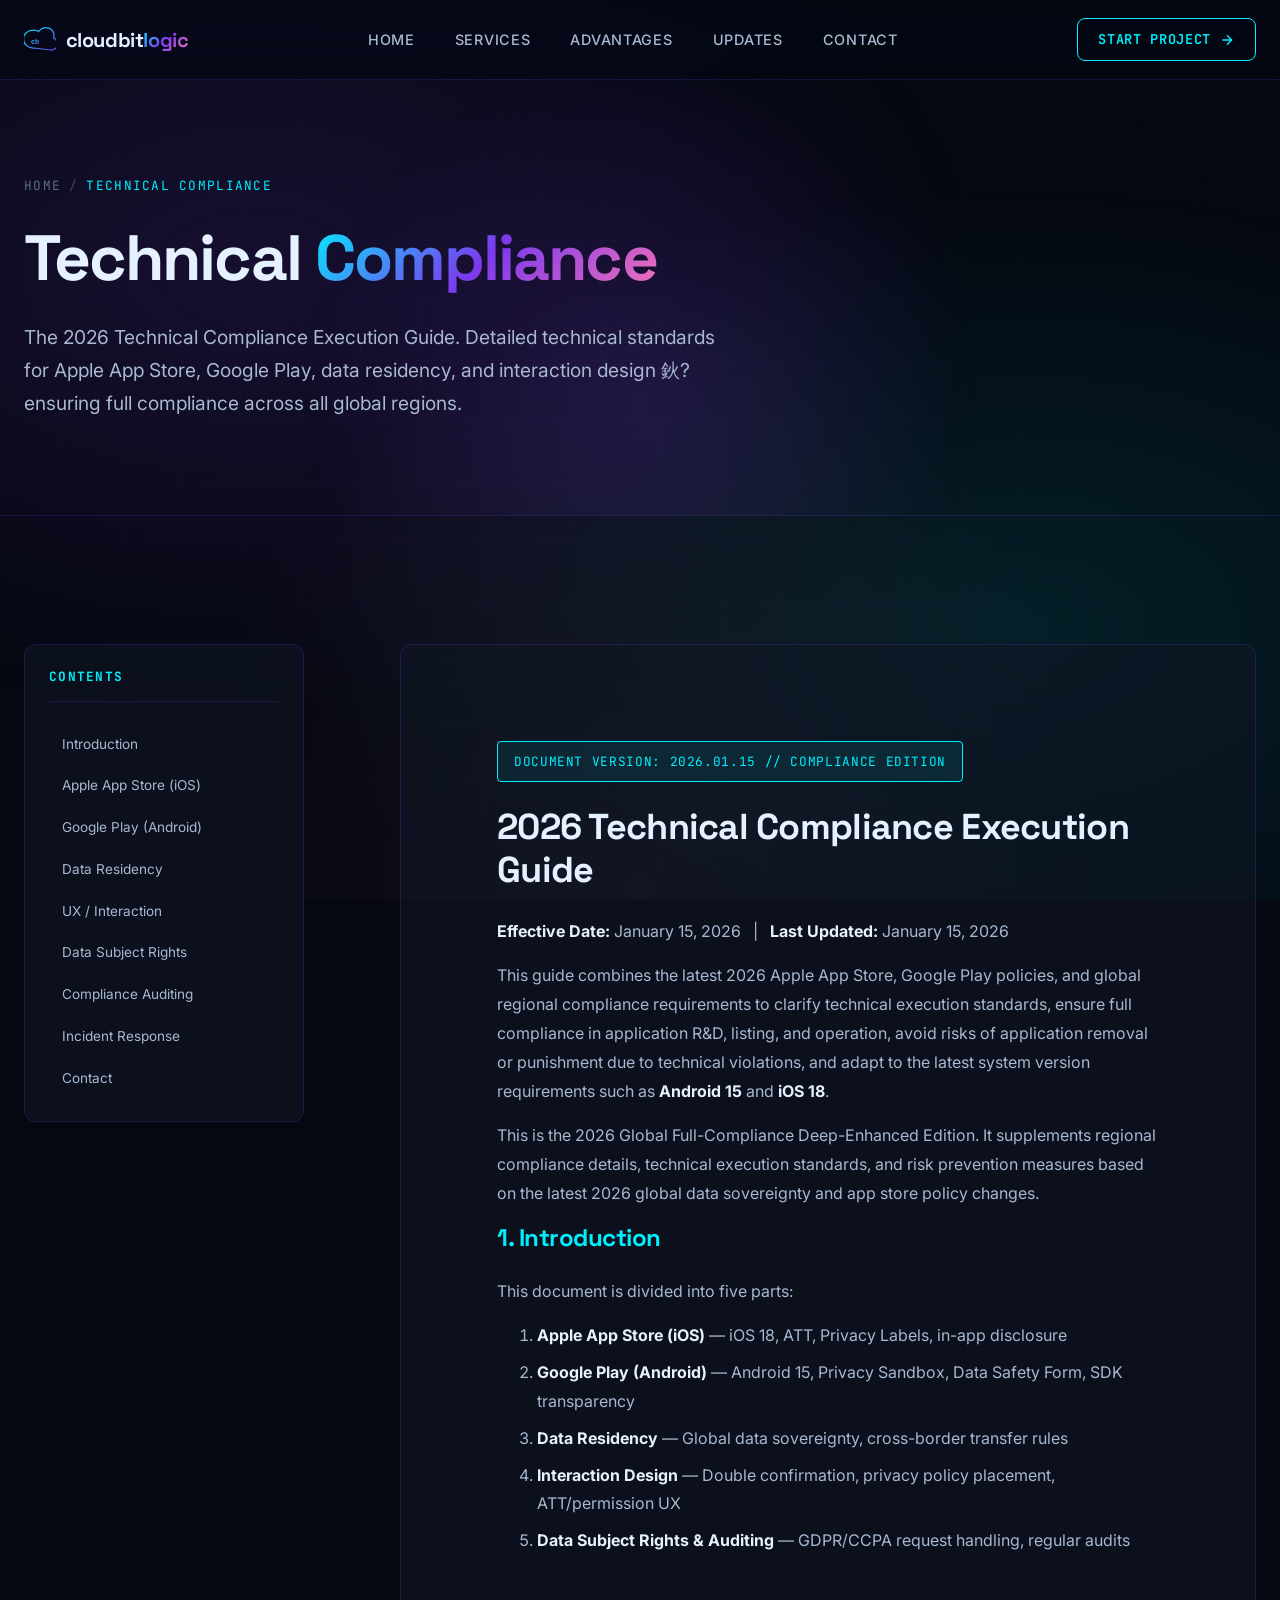
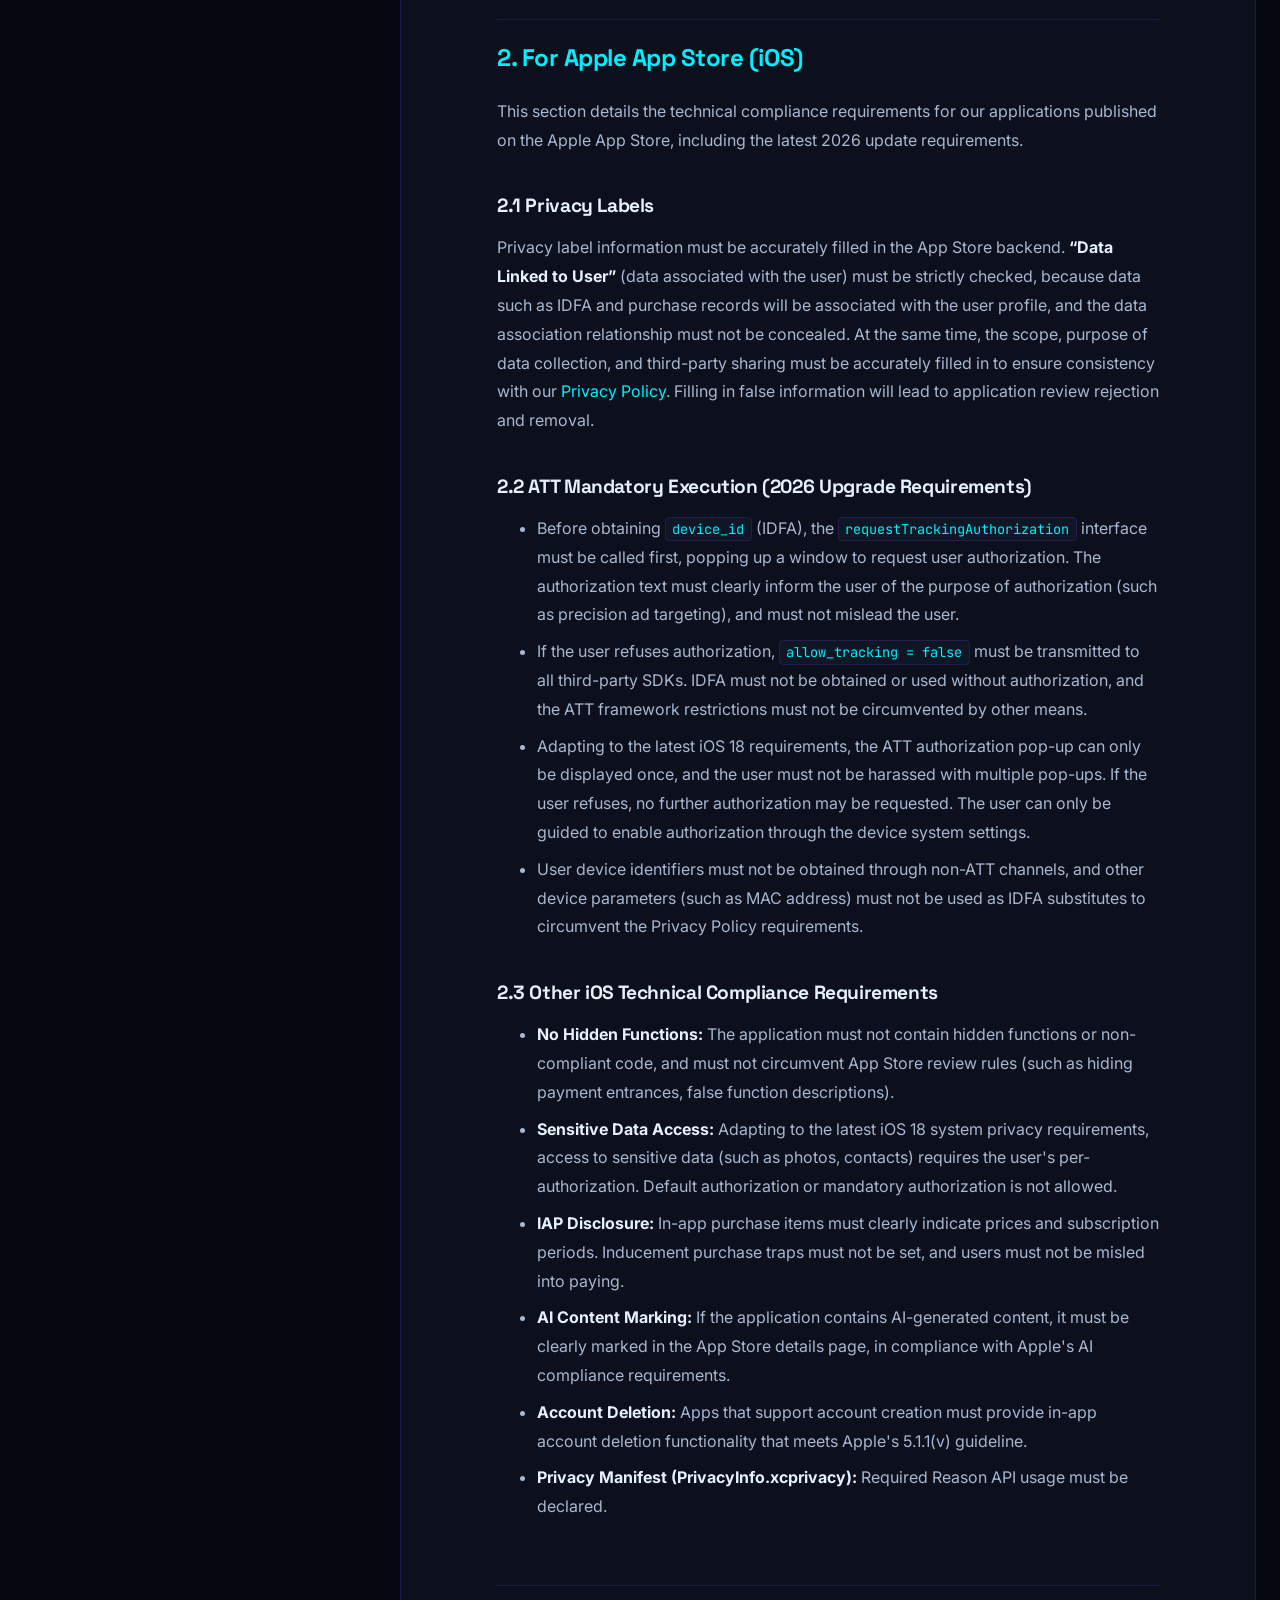
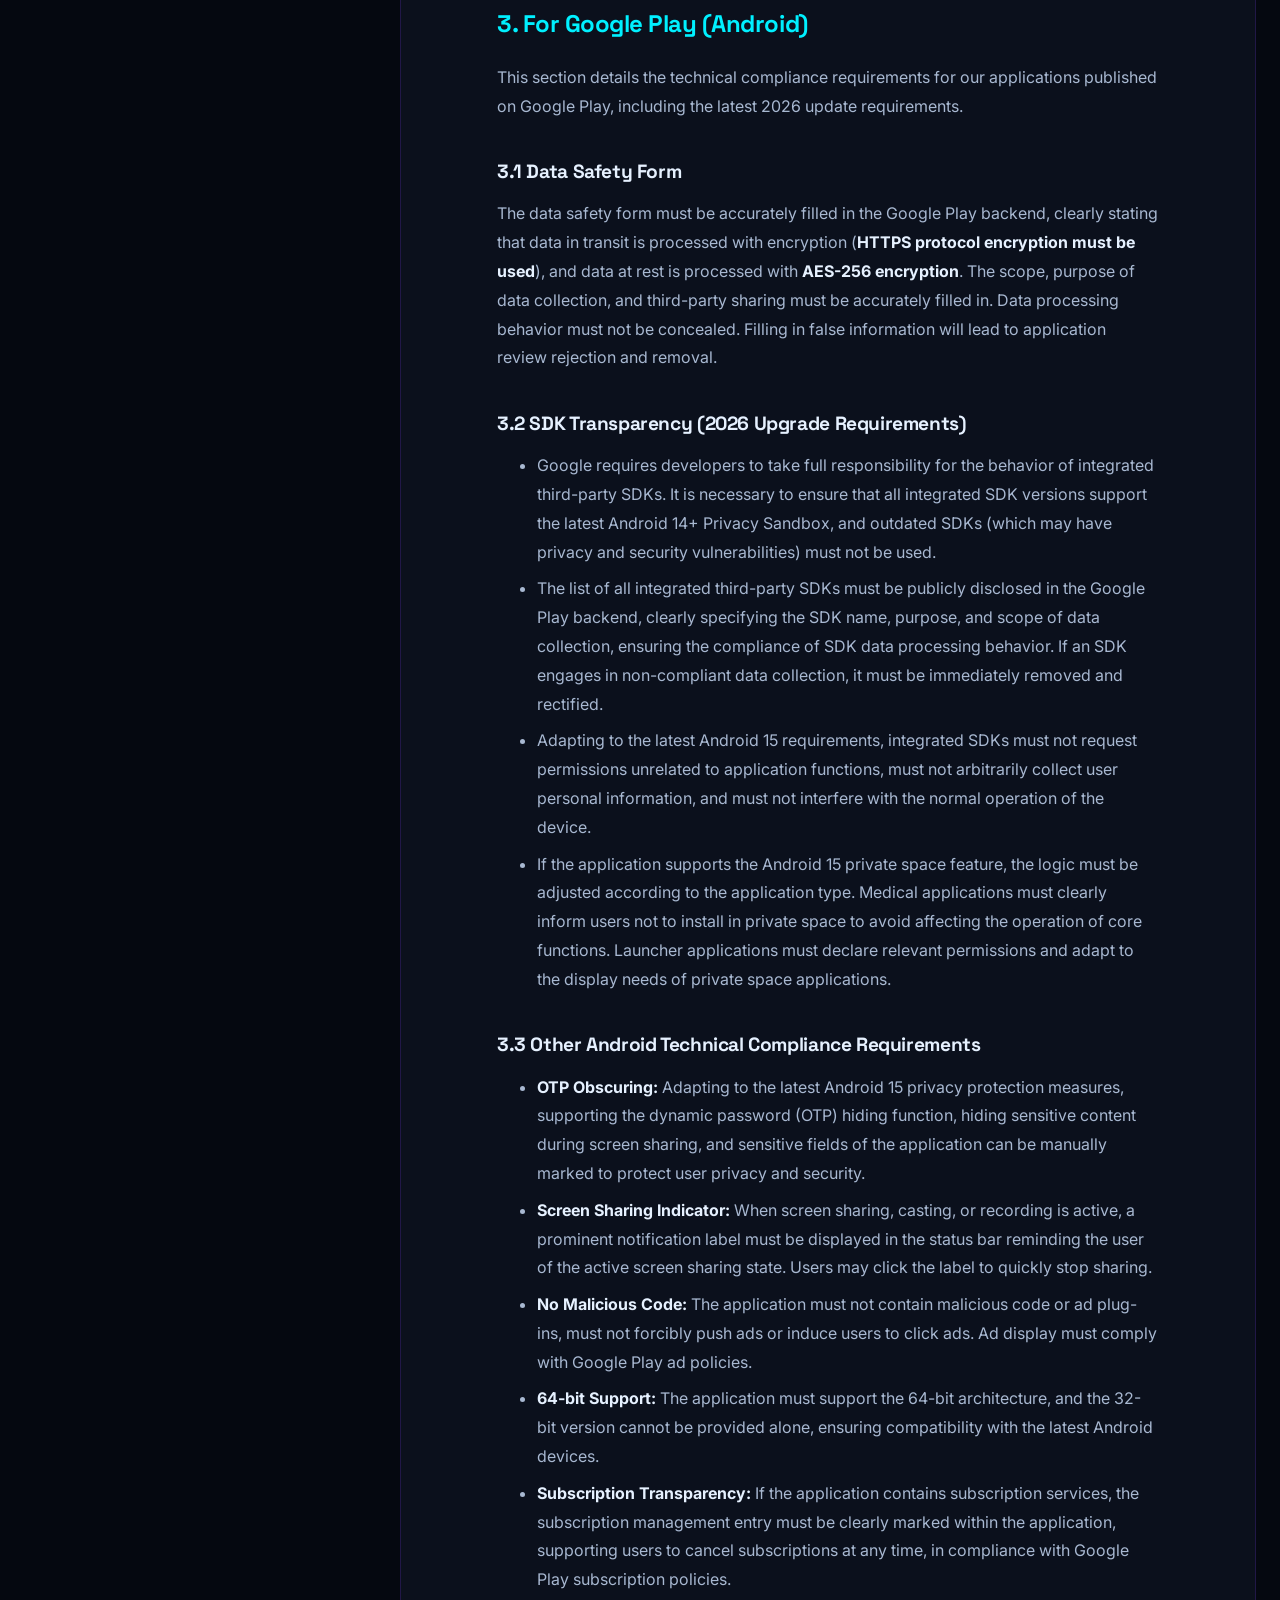
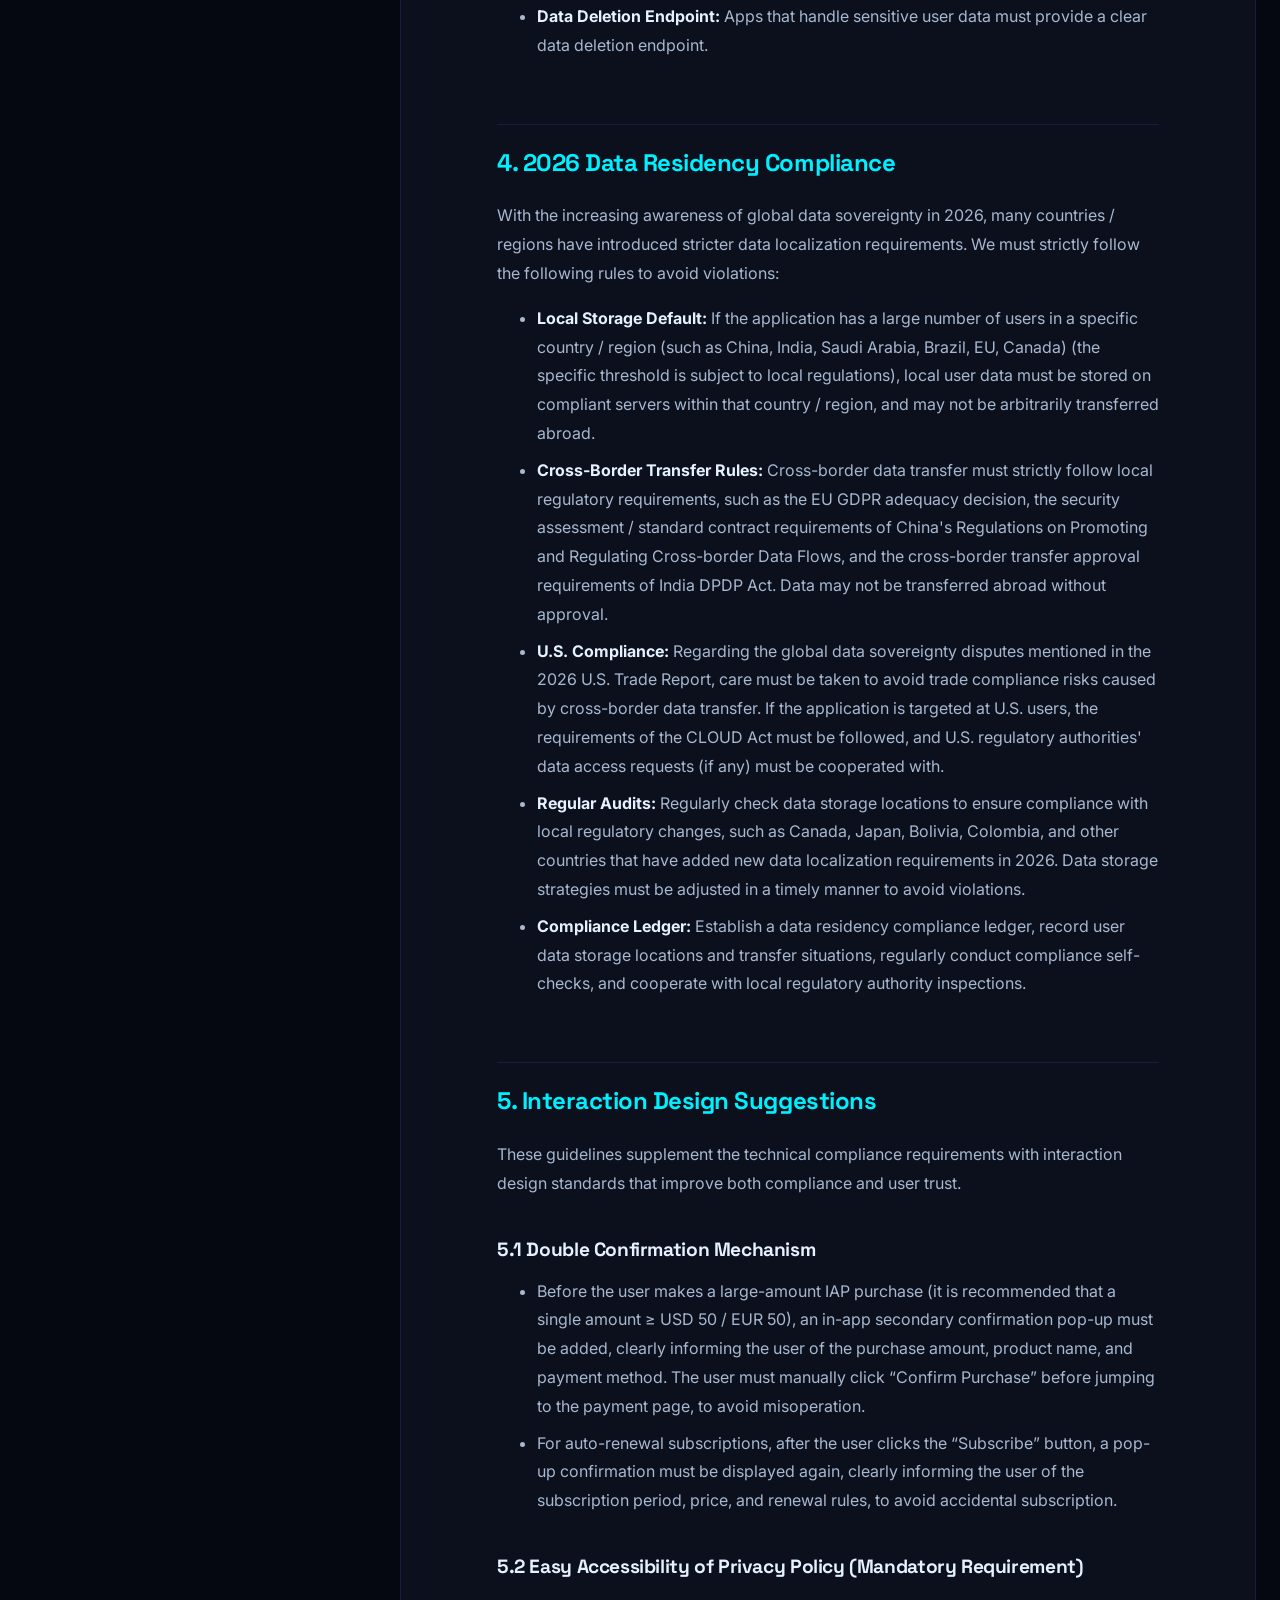
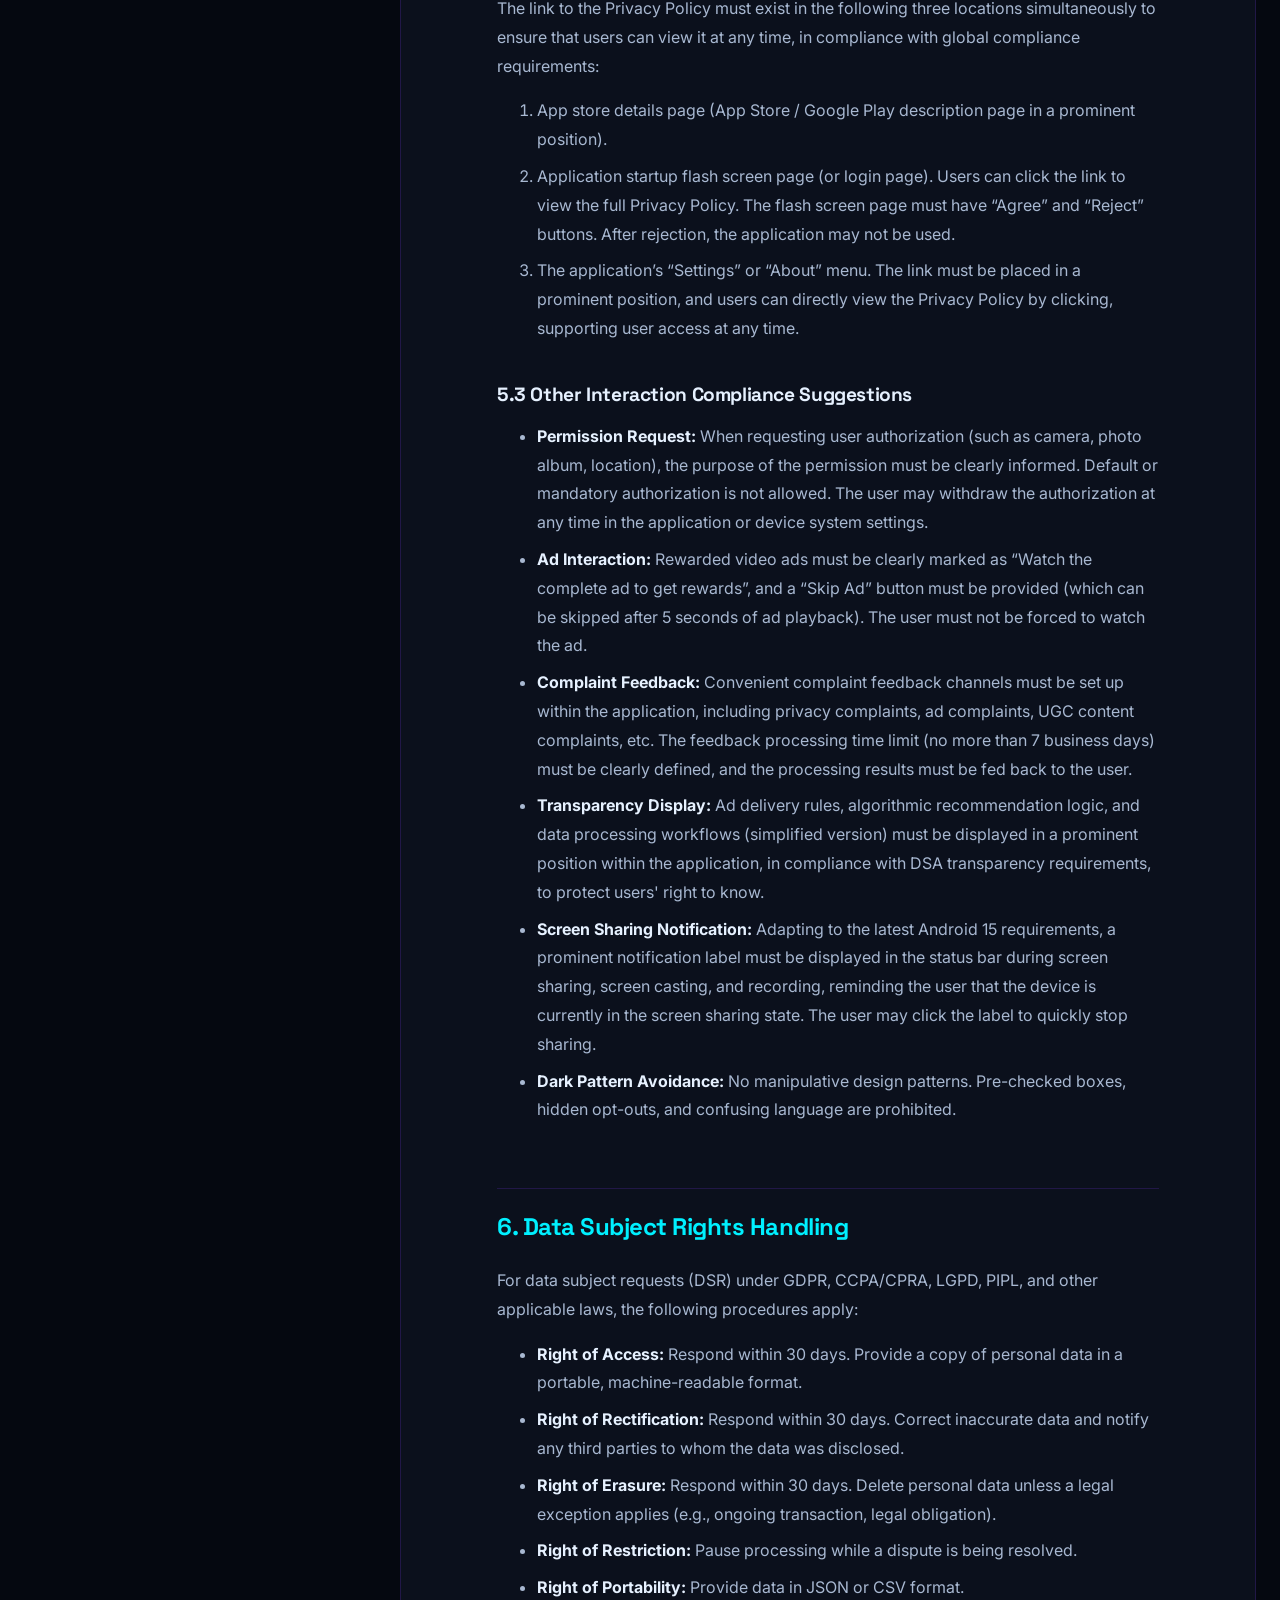
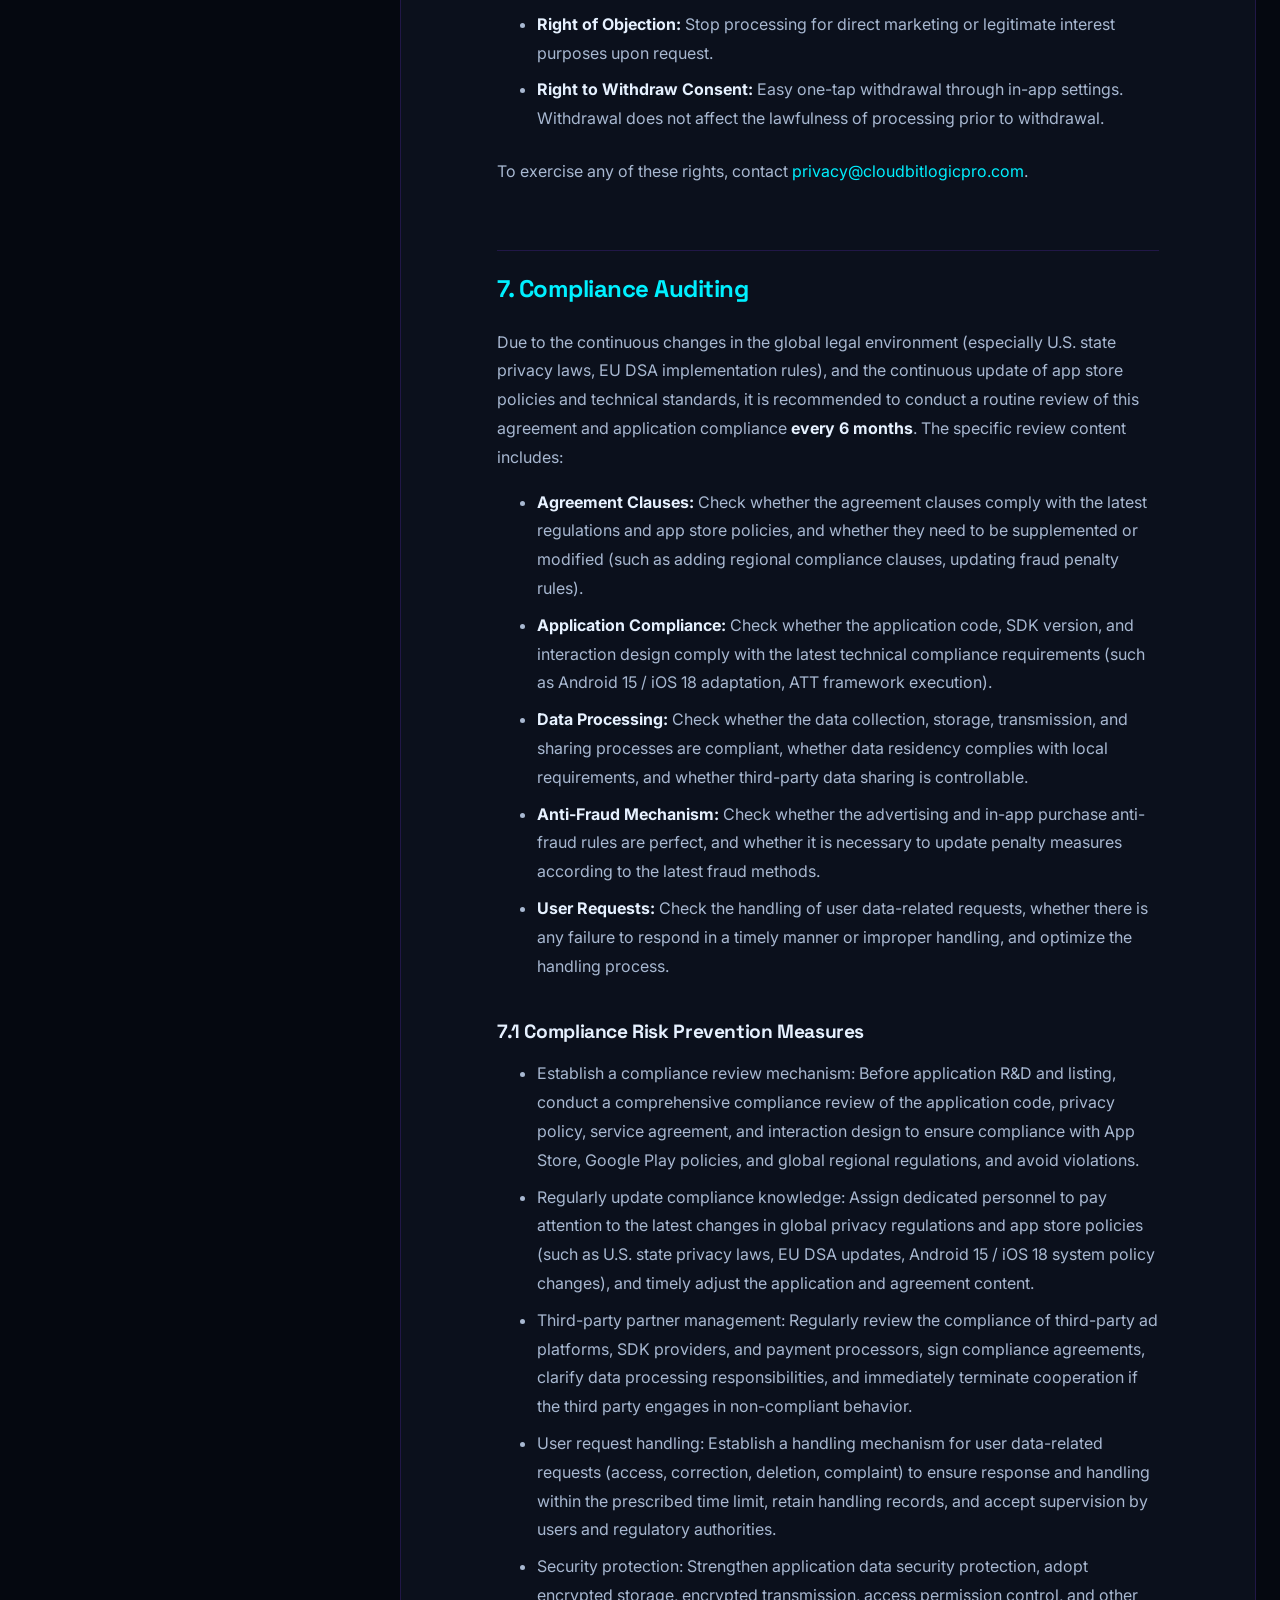
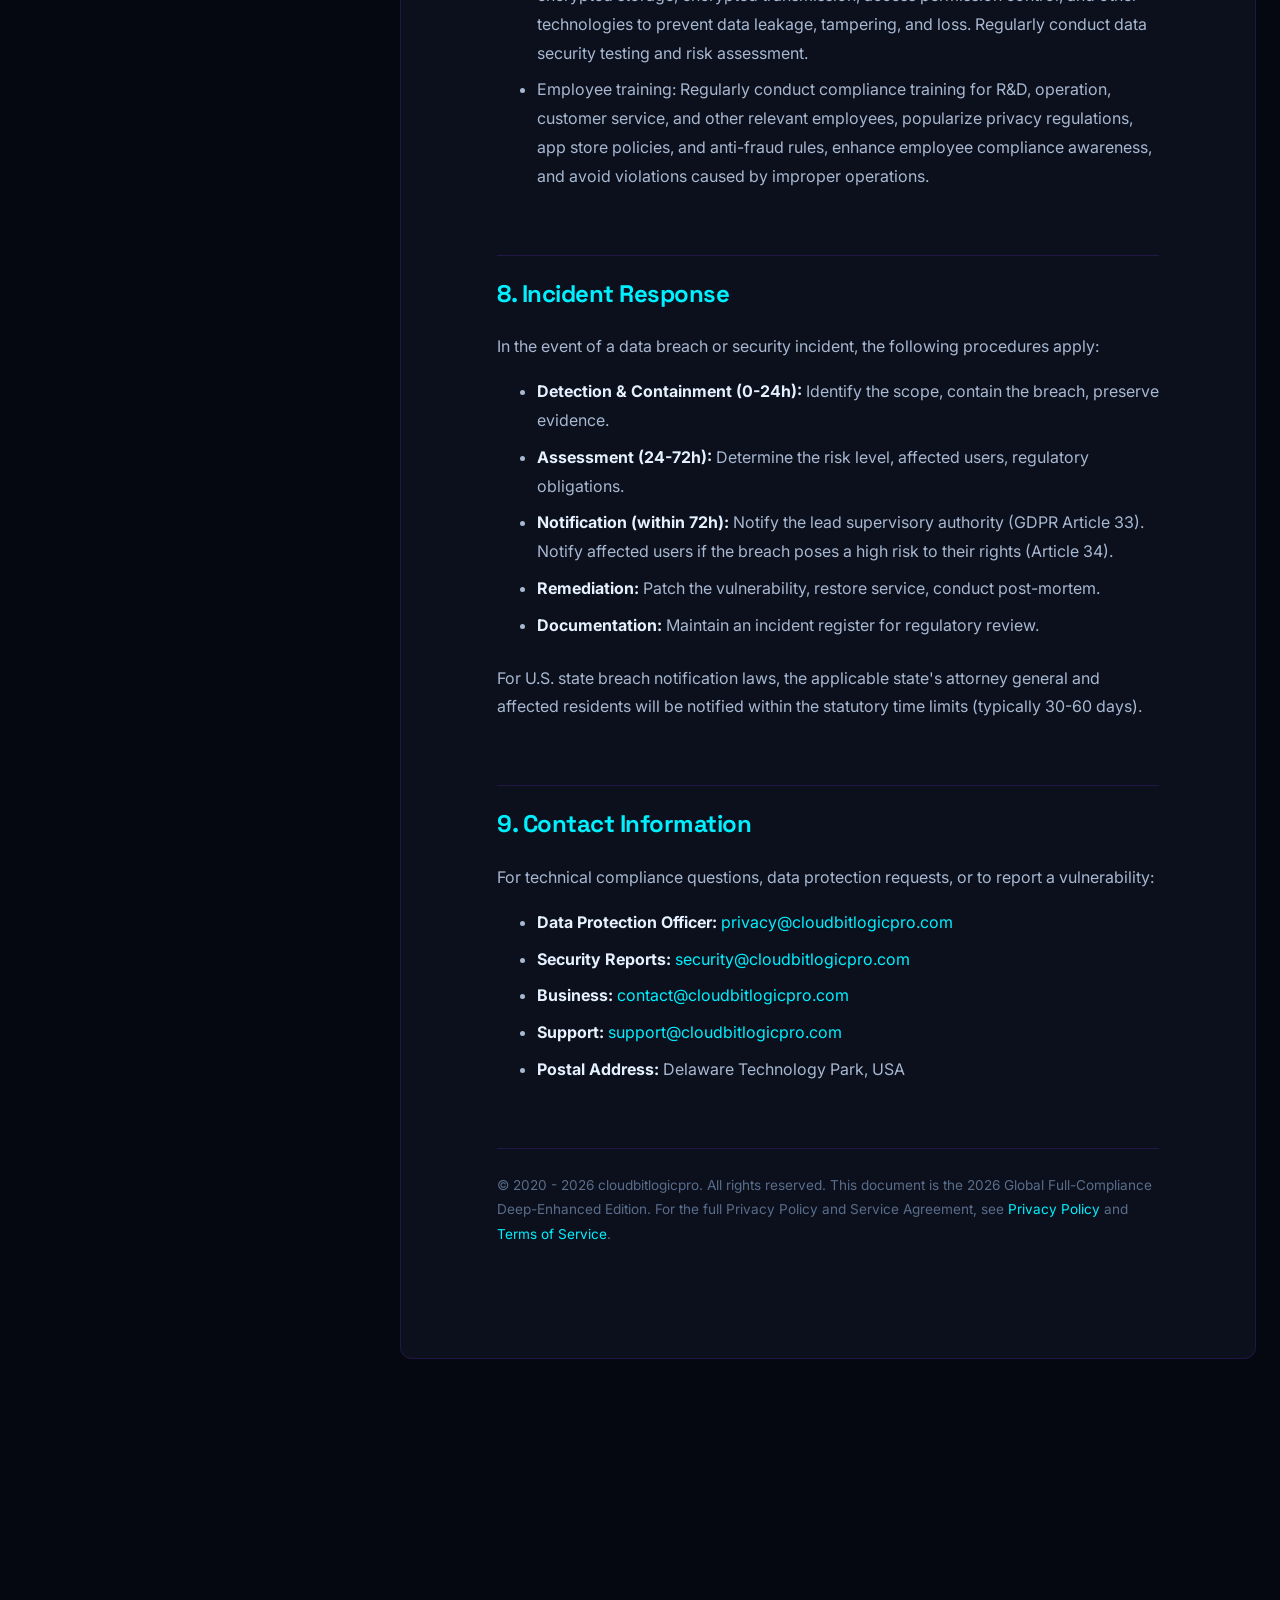
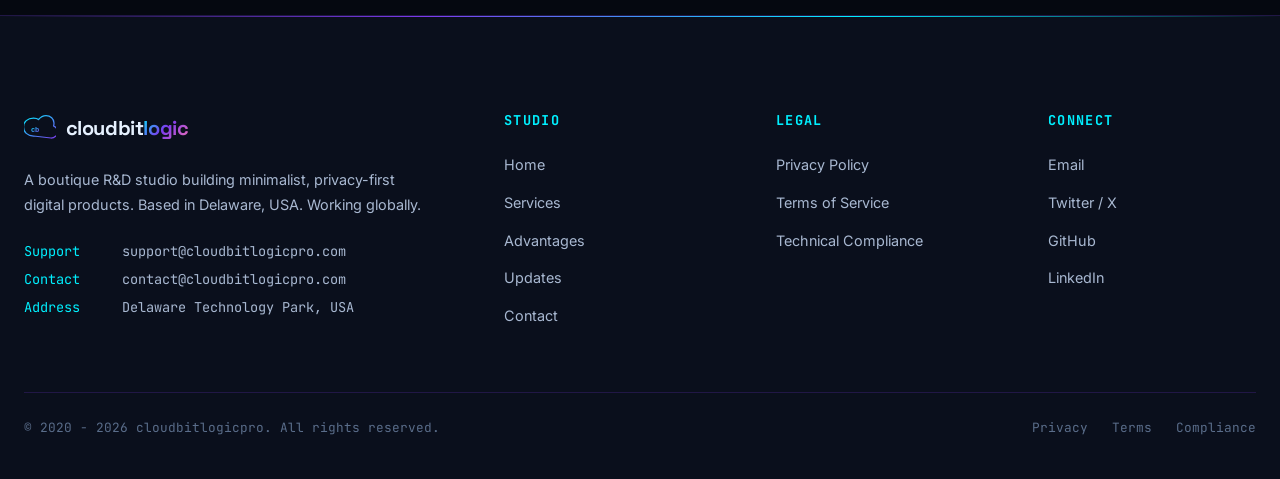
<file: technical-compliance.html>
<!DOCTYPE html>
<html lang="en">
<head>
    <meta charset="UTF-8">
    <meta name="viewport" content="width=device-width, initial-scale=1.0, viewport-fit=cover">
    <meta name="theme-color" content="#050810">
    <meta name="color-scheme" content="dark">
    <title>Technical Compliance - cloudbitlogicpro | 2026 iOS 18 / Android 15 Compliance Guide</title>
    <meta name="description" content="2026 Technical Compliance Execution Guide. Apple App Store Privacy Labels, ATT, iOS 18 requirements, Google Play Data Safety Form, Android 15 Privacy Sandbox, SDK transparency, data residency, and interaction design.">
    <link rel="canonical" href="https://cloudbitlogicpro.com/technical-compliance.html">
    <link rel="icon" type="image/svg+xml" href="images/favicon.svg">
        <link rel="preconnect" href="https://fonts.googleapis.com">
    <link rel="preconnect" href="https://fonts.gstatic.com" crossorigin>
    <link href="https://fonts.googleapis.com/css2?family=Inter:wght@300;400;500;600;700;800&family=JetBrains+Mono:wght@400;500;700&family=Space+Grotesk:wght@400;500;600;700&display=swap" rel="stylesheet">
    <link rel="stylesheet" href="css/main.css">
    <link rel="stylesheet" href="css/components.css">
    <link rel="stylesheet" href="css/responsive.css">
</head>
<body>
<div class="page-loader" aria-hidden="true">
    <div class="loader-text">Initializing System</div>
    <div class="loader-bar"></div>
</div>
<svg xmlns="http://www.w3.org/2000/svg" style="display:none" aria-hidden="true">
    <defs>
        <symbol id="i-arrow" viewBox="0 0 24 24"><path d="M5 12h14M12 5l7 7-7 7"/></symbol>
        <symbol id="i-bars" viewBox="0 0 24 24"><path d="M3 12h18M3 6h18M3 18h18"/></symbol>
        <symbol id="i-shield" viewBox="0 0 24 24"><path d="M12 22s8-4 8-10V5l-8-3-8 3v7c0 6 8 10 8 10z"/></symbol>
        <symbol id="i-globe" viewBox="0 0 24 24"><circle cx="12" cy="12" r="10"/><path d="M2 12h20M12 2a15.3 15.3 0 014 10 15.3 15.3 0 01-4 10 15.3 15.3 0 01-4-10 15.3 15.3 0 014-10z"/></symbol>
        <symbol id="i-check" viewBox="0 0 24 24"><path d="M20 6L9 17l-5-5"/></symbol>
        <symbol id="i-mail" viewBox="0 0 24 24"><path d="M4 4h16c1.1 0 2 .9 2 2v12c0 1.1-.9 2-2 2H4c-1.1 0-2-.9-2-2V6c0-1.1.9-2 2-2z"/><path d="M22 6l-10 7L2 6"/></symbol>
        <symbol id="i-eye" viewBox="0 0 24 24"><path d="M1 12s4-8 11-8 11 8 11 8-4 8-11 8-11-8-11-8z"/><circle cx="12" cy="12" r="3"/></symbol>
        <symbol id="i-lock" viewBox="0 0 24 24"><rect x="3" y="11" width="18" height="11" rx="2" ry="2"/><path d="M7 11V7a5 5 0 0110 0v4"/></symbol>
        <symbol id="i-database" viewBox="0 0 24 24"><ellipse cx="12" cy="5" rx="9" ry="3"/><path d="M21 12c0 1.66-4 3-9 3s-9-1.34-9-3M3 5v14c0 1.66 4 3 9 3s9-1.34 9-3V5"/></symbol>
        <symbol id="i-file" viewBox="0 0 24 24"><path d="M14 2H6a2 2 0 00-2 2v16a2 2 0 002 2h12a2 2 0 002-2V8zM14 2v6h6M16 13H8M16 17H8M10 9H8"/></symbol>
    </defs>
</svg>
<header class="site-header" role="banner">
    <nav class="nav" aria-label="Primary">
        <a href="index.html" class="nav-logo" aria-label="cloudbitlogicpro home">
            <svg class="logo-icon" viewBox="0 0 64 64" aria-hidden="true">
                <defs>
                    <linearGradient id="navLogoGrad" x1="0%" y1="0%" x2="100%" y2="100%">
                        <stop offset="0%" stop-color="#00f0ff"/>
                        <stop offset="100%" stop-color="#7c3aed"/>
                    </linearGradient>
                </defs>
                <path d="M22 40 C10 40 2 32 2 22 C2 12 10 4 22 4 C26 4 30 5 32 7 C36 2 41 -1 47 -1 C56 -1 63 6 63 14 C63 16 63 18 62 20 C67 22 70 27 70 32 C70 39 64 44 57 44 Z" transform="translate(-3,8)" fill="none" stroke="url(#navLogoGrad)" stroke-width="2.5" stroke-linejoin="round"/>
                <text x="14" y="40" font-family="monospace" font-size="14" fill="url(#navLogoGrad)" font-weight="700">cb</text>
            </svg>
            <span class="logo-text">cloudbit<span class="accent">logic</span></span>
        </a>
        <ul class="nav-menu">
            <li><a href="index.html">Home</a></li>
            <li><a href="services.html">Services</a></li>
            <li><a href="advantages.html">Advantages</a></li>
            <li><a href="news.html">Updates</a></li>
            <li><a href="contact.html">Contact</a></li>
        </ul>
        <a href="contact.html" class="nav-cta">
            <span>Start Project</span>
            <svg class="btn-icon" viewBox="0 0 24 24" fill="none" stroke="currentColor" stroke-width="2" aria-hidden="true"><use href="#i-arrow"/></svg>
        </a>
        <button class="nav-toggle" aria-label="Toggle menu" aria-expanded="false">
            <svg viewBox="0 0 24 24" width="20" height="20" fill="none" stroke="currentColor" stroke-width="2"><use href="#i-bars"/></svg>
        </button>
    </nav>
</header>

<main>
    <section class="page-header">
        <div class="container">
            <div class="page-header-content">
                <nav class="breadcrumb" aria-label="Breadcrumb">
                    <a href="index.html">Home</a>
                    <span class="sep">/</span>
                    <span class="current">Technical Compliance</span>
                </nav>
                <h1 class="page-title">Technical <span class="gradient-text">Compliance</span></h1>
                <p class="page-subtitle">The 2026 Technical Compliance Execution Guide. Detailed technical standards for Apple App Store, Google Play, data residency, and interaction design 鈥?ensuring full compliance across all global regions.</p>
            </div>
        </div>
    </section>

    <section>
        <div class="container">
            <div class="legal-layout">
                <aside class="legal-sidebar">
                    <h4>Contents</h4>
                    <ul class="legal-nav">
                        <li><a href="#intro">Introduction</a></li>
                        <li><a href="#ios">Apple App Store (iOS)</a></li>
                        <li><a href="#android">Google Play (Android)</a></li>
                        <li><a href="#data">Data Residency</a></li>
                        <li><a href="#ux">UX / Interaction</a></li>
                        <li><a href="#data-rights">Data Subject Rights</a></li>
                        <li><a href="#audit">Compliance Auditing</a></li>
                        <li><a href="#incident">Incident Response</a></li>
                        <li><a href="#contact">Contact</a></li>
                    </ul>
                </aside>

                <article class="legal-content">
                    <div class="legal-update">
                        <span>Document Version: 2026.01.15 // Compliance Edition</span>
                    </div>

                    <h1>2026 Technical Compliance Execution Guide</h1>
                    <p><strong>Effective Date:</strong> January 15, 2026 &nbsp;&nbsp;|&nbsp;&nbsp; <strong>Last Updated:</strong> January 15, 2026</p>
                    <p>This guide combines the latest 2026 Apple App Store, Google Play policies, and global regional compliance requirements to clarify technical execution standards, ensure full compliance in application R&D, listing, and operation, avoid risks of application removal or punishment due to technical violations, and adapt to the latest system version requirements such as <strong>Android 15</strong> and <strong>iOS 18</strong>.</p>
                    <p>This is the 2026 Global Full-Compliance Deep-Enhanced Edition. It supplements regional compliance details, technical execution standards, and risk prevention measures based on the latest 2026 global data sovereignty and app store policy changes.</p>

                    <h2 id="intro">1. Introduction</h2>
                    <p>This document is divided into five parts:</p>
                    <ol>
                        <li><strong>Apple App Store (iOS)</strong> &mdash; iOS 18, ATT, Privacy Labels, in-app disclosure</li>
                        <li><strong>Google Play (Android)</strong> &mdash; Android 15, Privacy Sandbox, Data Safety Form, SDK transparency</li>
                        <li><strong>Data Residency</strong> &mdash; Global data sovereignty, cross-border transfer rules</li>
                        <li><strong>Interaction Design</strong> &mdash; Double confirmation, privacy policy placement, ATT/permission UX</li>
                        <li><strong>Data Subject Rights & Auditing</strong> &mdash; GDPR/CCPA request handling, regular audits</li>
                    </ol>

                    <h2 id="ios">2. For Apple App Store (iOS)</h2>
                    <p>This section details the technical compliance requirements for our applications published on the Apple App Store, including the latest 2026 update requirements.</p>

                    <h3>2.1 Privacy Labels</h3>
                    <p>Privacy label information must be accurately filled in the App Store backend. <strong>&ldquo;Data Linked to User&rdquo;</strong> (data associated with the user) must be strictly checked, because data such as IDFA and purchase records will be associated with the user profile, and the data association relationship must not be concealed. At the same time, the scope, purpose of data collection, and third-party sharing must be accurately filled in to ensure consistency with our <a href="privacy-policy.html">Privacy Policy</a>. Filling in false information will lead to application review rejection and removal.</p>

                    <h3>2.2 ATT Mandatory Execution (2026 Upgrade Requirements)</h3>
                    <ul>
                        <li>Before obtaining <code>device_id</code> (IDFA), the <code>requestTrackingAuthorization</code> interface must be called first, popping up a window to request user authorization. The authorization text must clearly inform the user of the purpose of authorization (such as precision ad targeting), and must not mislead the user.</li>
                        <li>If the user refuses authorization, <code>allow_tracking = false</code> must be transmitted to all third-party SDKs. IDFA must not be obtained or used without authorization, and the ATT framework restrictions must not be circumvented by other means.</li>
                        <li>Adapting to the latest iOS 18 requirements, the ATT authorization pop-up can only be displayed once, and the user must not be harassed with multiple pop-ups. If the user refuses, no further authorization may be requested. The user can only be guided to enable authorization through the device system settings.</li>
                        <li>User device identifiers must not be obtained through non-ATT channels, and other device parameters (such as MAC address) must not be used as IDFA substitutes to circumvent the Privacy Policy requirements.</li>
                    </ul>

                    <h3>2.3 Other iOS Technical Compliance Requirements</h3>
                    <ul>
                        <li><strong>No Hidden Functions:</strong> The application must not contain hidden functions or non-compliant code, and must not circumvent App Store review rules (such as hiding payment entrances, false function descriptions).</li>
                        <li><strong>Sensitive Data Access:</strong> Adapting to the latest iOS 18 system privacy requirements, access to sensitive data (such as photos, contacts) requires the user's per-authorization. Default authorization or mandatory authorization is not allowed.</li>
                        <li><strong>IAP Disclosure:</strong> In-app purchase items must clearly indicate prices and subscription periods. Inducement purchase traps must not be set, and users must not be misled into paying.</li>
                        <li><strong>AI Content Marking:</strong> If the application contains AI-generated content, it must be clearly marked in the App Store details page, in compliance with Apple's AI compliance requirements.</li>
                        <li><strong>Account Deletion:</strong> Apps that support account creation must provide in-app account deletion functionality that meets Apple's 5.1.1(v) guideline.</li>
                        <li><strong>Privacy Manifest (PrivacyInfo.xcprivacy):</strong> Required Reason API usage must be declared.</li>
                    </ul>

                    <h2 id="android">3. For Google Play (Android)</h2>
                    <p>This section details the technical compliance requirements for our applications published on Google Play, including the latest 2026 update requirements.</p>

                    <h3>3.1 Data Safety Form</h3>
                    <p>The data safety form must be accurately filled in the Google Play backend, clearly stating that data in transit is processed with encryption (<strong>HTTPS protocol encryption must be used</strong>), and data at rest is processed with <strong>AES-256 encryption</strong>. The scope, purpose of data collection, and third-party sharing must be accurately filled in. Data processing behavior must not be concealed. Filling in false information will lead to application review rejection and removal.</p>

                    <h3>3.2 SDK Transparency (2026 Upgrade Requirements)</h3>
                    <ul>
                        <li>Google requires developers to take full responsibility for the behavior of integrated third-party SDKs. It is necessary to ensure that all integrated SDK versions support the latest Android 14+ Privacy Sandbox, and outdated SDKs (which may have privacy and security vulnerabilities) must not be used.</li>
                        <li>The list of all integrated third-party SDKs must be publicly disclosed in the Google Play backend, clearly specifying the SDK name, purpose, and scope of data collection, ensuring the compliance of SDK data processing behavior. If an SDK engages in non-compliant data collection, it must be immediately removed and rectified.</li>
                        <li>Adapting to the latest Android 15 requirements, integrated SDKs must not request permissions unrelated to application functions, must not arbitrarily collect user personal information, and must not interfere with the normal operation of the device.</li>
                        <li>If the application supports the Android 15 private space feature, the logic must be adjusted according to the application type. Medical applications must clearly inform users not to install in private space to avoid affecting the operation of core functions. Launcher applications must declare relevant permissions and adapt to the display needs of private space applications.</li>
                    </ul>

                    <h3>3.3 Other Android Technical Compliance Requirements</h3>
                    <ul>
                        <li><strong>OTP Obscuring:</strong> Adapting to the latest Android 15 privacy protection measures, supporting the dynamic password (OTP) hiding function, hiding sensitive content during screen sharing, and sensitive fields of the application can be manually marked to protect user privacy and security.</li>
                        <li><strong>Screen Sharing Indicator:</strong> When screen sharing, casting, or recording is active, a prominent notification label must be displayed in the status bar reminding the user of the active screen sharing state. Users may click the label to quickly stop sharing.</li>
                        <li><strong>No Malicious Code:</strong> The application must not contain malicious code or ad plug-ins, must not forcibly push ads or induce users to click ads. Ad display must comply with Google Play ad policies.</li>
                        <li><strong>64-bit Support:</strong> The application must support the 64-bit architecture, and the 32-bit version cannot be provided alone, ensuring compatibility with the latest Android devices.</li>
                        <li><strong>Subscription Transparency:</strong> If the application contains subscription services, the subscription management entry must be clearly marked within the application, supporting users to cancel subscriptions at any time, in compliance with Google Play subscription policies.</li>
                        <li><strong>Data Deletion Endpoint:</strong> Apps that handle sensitive user data must provide a clear data deletion endpoint.</li>
                    </ul>

                    <h2 id="data">4. 2026 Data Residency Compliance</h2>
                    <p>With the increasing awareness of global data sovereignty in 2026, many countries / regions have introduced stricter data localization requirements. We must strictly follow the following rules to avoid violations:</p>
                    <ul>
                        <li><strong>Local Storage Default:</strong> If the application has a large number of users in a specific country / region (such as China, India, Saudi Arabia, Brazil, EU, Canada) (the specific threshold is subject to local regulations), local user data must be stored on compliant servers within that country / region, and may not be arbitrarily transferred abroad.</li>
                        <li><strong>Cross-Border Transfer Rules:</strong> Cross-border data transfer must strictly follow local regulatory requirements, such as the EU GDPR adequacy decision, the security assessment / standard contract requirements of China's Regulations on Promoting and Regulating Cross-border Data Flows, and the cross-border transfer approval requirements of India DPDP Act. Data may not be transferred abroad without approval.</li>
                        <li><strong>U.S. Compliance:</strong> Regarding the global data sovereignty disputes mentioned in the 2026 U.S. Trade Report, care must be taken to avoid trade compliance risks caused by cross-border data transfer. If the application is targeted at U.S. users, the requirements of the CLOUD Act must be followed, and U.S. regulatory authorities' data access requests (if any) must be cooperated with.</li>
                        <li><strong>Regular Audits:</strong> Regularly check data storage locations to ensure compliance with local regulatory changes, such as Canada, Japan, Bolivia, Colombia, and other countries that have added new data localization requirements in 2026. Data storage strategies must be adjusted in a timely manner to avoid violations.</li>
                        <li><strong>Compliance Ledger:</strong> Establish a data residency compliance ledger, record user data storage locations and transfer situations, regularly conduct compliance self-checks, and cooperate with local regulatory authority inspections.</li>
                    </ul>

                    <h2 id="ux">5. Interaction Design Suggestions</h2>
                    <p>These guidelines supplement the technical compliance requirements with interaction design standards that improve both compliance and user trust.</p>

                    <h3>5.1 Double Confirmation Mechanism</h3>
                    <ul>
                        <li>Before the user makes a large-amount IAP purchase (it is recommended that a single amount &ge; USD 50 / EUR 50), an in-app secondary confirmation pop-up must be added, clearly informing the user of the purchase amount, product name, and payment method. The user must manually click &ldquo;Confirm Purchase&rdquo; before jumping to the payment page, to avoid misoperation.</li>
                        <li>For auto-renewal subscriptions, after the user clicks the &ldquo;Subscribe&rdquo; button, a pop-up confirmation must be displayed again, clearly informing the user of the subscription period, price, and renewal rules, to avoid accidental subscription.</li>
                    </ul>

                    <h3>5.2 Easy Accessibility of Privacy Policy (Mandatory Requirement)</h3>
                    <p>The link to the Privacy Policy must exist in the following three locations simultaneously to ensure that users can view it at any time, in compliance with global compliance requirements:</p>
                    <ol>
                        <li>App store details page (App Store / Google Play description page in a prominent position).</li>
                        <li>Application startup flash screen page (or login page). Users can click the link to view the full Privacy Policy. The flash screen page must have &ldquo;Agree&rdquo; and &ldquo;Reject&rdquo; buttons. After rejection, the application may not be used.</li>
                        <li>The application&rsquo;s &ldquo;Settings&rdquo; or &ldquo;About&rdquo; menu. The link must be placed in a prominent position, and users can directly view the Privacy Policy by clicking, supporting user access at any time.</li>
                    </ol>

                    <h3>5.3 Other Interaction Compliance Suggestions</h3>
                    <ul>
                        <li><strong>Permission Request:</strong> When requesting user authorization (such as camera, photo album, location), the purpose of the permission must be clearly informed. Default or mandatory authorization is not allowed. The user may withdraw the authorization at any time in the application or device system settings.</li>
                        <li><strong>Ad Interaction:</strong> Rewarded video ads must be clearly marked as &ldquo;Watch the complete ad to get rewards&rdquo;, and a &ldquo;Skip Ad&rdquo; button must be provided (which can be skipped after 5 seconds of ad playback). The user must not be forced to watch the ad.</li>
                        <li><strong>Complaint Feedback:</strong> Convenient complaint feedback channels must be set up within the application, including privacy complaints, ad complaints, UGC content complaints, etc. The feedback processing time limit (no more than 7 business days) must be clearly defined, and the processing results must be fed back to the user.</li>
                        <li><strong>Transparency Display:</strong> Ad delivery rules, algorithmic recommendation logic, and data processing workflows (simplified version) must be displayed in a prominent position within the application, in compliance with DSA transparency requirements, to protect users' right to know.</li>
                        <li><strong>Screen Sharing Notification:</strong> Adapting to the latest Android 15 requirements, a prominent notification label must be displayed in the status bar during screen sharing, screen casting, and recording, reminding the user that the device is currently in the screen sharing state. The user may click the label to quickly stop sharing.</li>
                        <li><strong>Dark Pattern Avoidance:</strong> No manipulative design patterns. Pre-checked boxes, hidden opt-outs, and confusing language are prohibited.</li>
                    </ul>

                    <h2 id="data-rights">6. Data Subject Rights Handling</h2>
                    <p>For data subject requests (DSR) under GDPR, CCPA/CPRA, LGPD, PIPL, and other applicable laws, the following procedures apply:</p>
                    <ul>
                        <li><strong>Right of Access:</strong> Respond within 30 days. Provide a copy of personal data in a portable, machine-readable format.</li>
                        <li><strong>Right of Rectification:</strong> Respond within 30 days. Correct inaccurate data and notify any third parties to whom the data was disclosed.</li>
                        <li><strong>Right of Erasure:</strong> Respond within 30 days. Delete personal data unless a legal exception applies (e.g., ongoing transaction, legal obligation).</li>
                        <li><strong>Right of Restriction:</strong> Pause processing while a dispute is being resolved.</li>
                        <li><strong>Right of Portability:</strong> Provide data in JSON or CSV format.</li>
                        <li><strong>Right of Objection:</strong> Stop processing for direct marketing or legitimate interest purposes upon request.</li>
                        <li><strong>Right to Withdraw Consent:</strong> Easy one-tap withdrawal through in-app settings. Withdrawal does not affect the lawfulness of processing prior to withdrawal.</li>
                    </ul>
                    <p>To exercise any of these rights, contact <a href="mailto:privacy@cloudbitlogicpro.com">privacy@cloudbitlogicpro.com</a>.</p>

                    <h2 id="audit">7. Compliance Auditing</h2>
                    <p>Due to the continuous changes in the global legal environment (especially U.S. state privacy laws, EU DSA implementation rules), and the continuous update of app store policies and technical standards, it is recommended to conduct a routine review of this agreement and application compliance <strong>every 6 months</strong>. The specific review content includes:</p>
                    <ul>
                        <li><strong>Agreement Clauses:</strong> Check whether the agreement clauses comply with the latest regulations and app store policies, and whether they need to be supplemented or modified (such as adding regional compliance clauses, updating fraud penalty rules).</li>
                        <li><strong>Application Compliance:</strong> Check whether the application code, SDK version, and interaction design comply with the latest technical compliance requirements (such as Android 15 / iOS 18 adaptation, ATT framework execution).</li>
                        <li><strong>Data Processing:</strong> Check whether the data collection, storage, transmission, and sharing processes are compliant, whether data residency complies with local requirements, and whether third-party data sharing is controllable.</li>
                        <li><strong>Anti-Fraud Mechanism:</strong> Check whether the advertising and in-app purchase anti-fraud rules are perfect, and whether it is necessary to update penalty measures according to the latest fraud methods.</li>
                        <li><strong>User Requests:</strong> Check the handling of user data-related requests, whether there is any failure to respond in a timely manner or improper handling, and optimize the handling process.</li>
                    </ul>

                    <h3>7.1 Compliance Risk Prevention Measures</h3>
                    <ul>
                        <li>Establish a compliance review mechanism: Before application R&D and listing, conduct a comprehensive compliance review of the application code, privacy policy, service agreement, and interaction design to ensure compliance with App Store, Google Play policies, and global regional regulations, and avoid violations.</li>
                        <li>Regularly update compliance knowledge: Assign dedicated personnel to pay attention to the latest changes in global privacy regulations and app store policies (such as U.S. state privacy laws, EU DSA updates, Android 15 / iOS 18 system policy changes), and timely adjust the application and agreement content.</li>
                        <li>Third-party partner management: Regularly review the compliance of third-party ad platforms, SDK providers, and payment processors, sign compliance agreements, clarify data processing responsibilities, and immediately terminate cooperation if the third party engages in non-compliant behavior.</li>
                        <li>User request handling: Establish a handling mechanism for user data-related requests (access, correction, deletion, complaint) to ensure response and handling within the prescribed time limit, retain handling records, and accept supervision by users and regulatory authorities.</li>
                        <li>Security protection: Strengthen application data security protection, adopt encrypted storage, encrypted transmission, access permission control, and other technologies to prevent data leakage, tampering, and loss. Regularly conduct data security testing and risk assessment.</li>
                        <li>Employee training: Regularly conduct compliance training for R&D, operation, customer service, and other relevant employees, popularize privacy regulations, app store policies, and anti-fraud rules, enhance employee compliance awareness, and avoid violations caused by improper operations.</li>
                    </ul>

                    <h2 id="incident">8. Incident Response</h2>
                    <p>In the event of a data breach or security incident, the following procedures apply:</p>
                    <ul>
                        <li><strong>Detection & Containment (0-24h):</strong> Identify the scope, contain the breach, preserve evidence.</li>
                        <li><strong>Assessment (24-72h):</strong> Determine the risk level, affected users, regulatory obligations.</li>
                        <li><strong>Notification (within 72h):</strong> Notify the lead supervisory authority (GDPR Article 33). Notify affected users if the breach poses a high risk to their rights (Article 34).</li>
                        <li><strong>Remediation:</strong> Patch the vulnerability, restore service, conduct post-mortem.</li>
                        <li><strong>Documentation:</strong> Maintain an incident register for regulatory review.</li>
                    </ul>
                    <p>For U.S. state breach notification laws, the applicable state's attorney general and affected residents will be notified within the statutory time limits (typically 30-60 days).</p>

                    <h2 id="contact">9. Contact Information</h2>
                    <p>For technical compliance questions, data protection requests, or to report a vulnerability:</p>
                    <ul>
                        <li><strong>Data Protection Officer:</strong> <a href="mailto:privacy@cloudbitlogicpro.com">privacy@cloudbitlogicpro.com</a></li>
                        <li><strong>Security Reports:</strong> <a href="mailto:security@cloudbitlogicpro.com">security@cloudbitlogicpro.com</a></li>
                        <li><strong>Business:</strong> <a href="mailto:contact@cloudbitlogicpro.com">contact@cloudbitlogicpro.com</a></li>
                        <li><strong>Support:</strong> <a href="mailto:support@cloudbitlogicpro.com">support@cloudbitlogicpro.com</a></li>
                        <li><strong>Postal Address:</strong> Delaware Technology Park, USA</li>
                    </ul>

                    <p style="margin-top: var(--space-xl); padding-top: var(--space-md); border-top: 1px solid var(--c-border); font-size: 0.85rem; color: var(--c-text-tertiary);">
                        &copy; 2020 - 2026 cloudbitlogicpro. All rights reserved. This document is the 2026 Global Full-Compliance Deep-Enhanced Edition. For the full Privacy Policy and Service Agreement, see <a href="privacy-policy.html">Privacy Policy</a> and <a href="terms-of-service.html">Terms of Service</a>.
                    </p>
                </article>
            </div>
        </div>
    </section>
</main>

<footer class="site-footer" role="contentinfo">
    <div class="container">
        <div class="footer-grid">
            <div class="footer-brand">
                <a href="index.html" class="nav-logo">
                    <svg class="logo-icon" viewBox="0 0 64 64" aria-hidden="true" style="width: 32px; height: 32px;">
                        <defs>
                            <linearGradient id="footLogoGrad" x1="0%" y1="0%" x2="100%" y2="100%">
                                <stop offset="0%" stop-color="#00f0ff"/>
                                <stop offset="100%" stop-color="#7c3aed"/>
                            </linearGradient>
                        </defs>
                        <path d="M22 40 C10 40 2 32 2 22 C2 12 10 4 22 4 C26 4 30 5 32 7 C36 2 41 -1 47 -1 C56 -1 63 6 63 14 C63 16 63 18 62 20 C67 22 70 27 70 32 C70 39 64 44 57 44 Z" transform="translate(-3,8)" fill="none" stroke="url(#footLogoGrad)" stroke-width="2.5" stroke-linejoin="round"/>
                        <text x="14" y="40" font-family="monospace" font-size="14" fill="url(#footLogoGrad)" font-weight="700">cb</text>
                    </svg>
                    <span class="logo-text">cloudbit<span class="accent">logic</span></span>
                </a>
                <p>A boutique R&D studio building minimalist, privacy-first digital products. Based in Delaware, USA. Working globally.</p>
                <div class="footer-contact">
                    <div><span class="contact-label">Support</span> <a href="mailto:support@cloudbitlogicpro.com">support@cloudbitlogicpro.com</a></div>
                    <div><span class="contact-label">Contact</span> <a href="mailto:contact@cloudbitlogicpro.com">contact@cloudbitlogicpro.com</a></div>
                    <div><span class="contact-label">Address</span> <span>Delaware Technology Park, USA</span></div>
                </div>
            </div>
            <div class="footer-col">
                <h4>Studio</h4>
                <ul>
                    <li><a href="index.html">Home</a></li>
                    <li><a href="services.html">Services</a></li>
                    <li><a href="advantages.html">Advantages</a></li>
                    <li><a href="news.html">Updates</a></li>
                    <li><a href="contact.html">Contact</a></li>
                </ul>
            </div>
            <div class="footer-col">
                <h4>Legal</h4>
                <ul>
                    <li><a href="privacy-policy.html">Privacy Policy</a></li>
                    <li><a href="terms-of-service.html">Terms of Service</a></li>
                    <li><a href="technical-compliance.html">Technical Compliance</a></li>
                </ul>
            </div>
            <div class="footer-col">
                <h4>Connect</h4>
                <ul>
                    <li><a href="mailto:contact@cloudbitlogicpro.com">Email</a></li>
                    <li><a href="https://twitter.com/cloudbitlogic" rel="noopener" target="_blank">Twitter / X</a></li>
                    <li><a href="https://github.com/cloudbitlogic" rel="noopener" target="_blank">GitHub</a></li>
                    <li><a href="https://linkedin.com/company/cloudbitlogic" rel="noopener" target="_blank">LinkedIn</a></li>
                </ul>
            </div>
        </div>
        <div class="footer-bottom">
            <p>&copy; 2020 - 2026 cloudbitlogicpro. All rights reserved.</p>
            <div class="footer-legal">
                <a href="privacy-policy.html">Privacy</a>
                <a href="terms-of-service.html">Terms</a>
                <a href="technical-compliance.html">Compliance</a>
            </div>
        </div>
    </div>
</footer>
<script src="js/main.js" defer></script>
<script src="js/animations.js" defer></script>
</body>
</html>
</file>
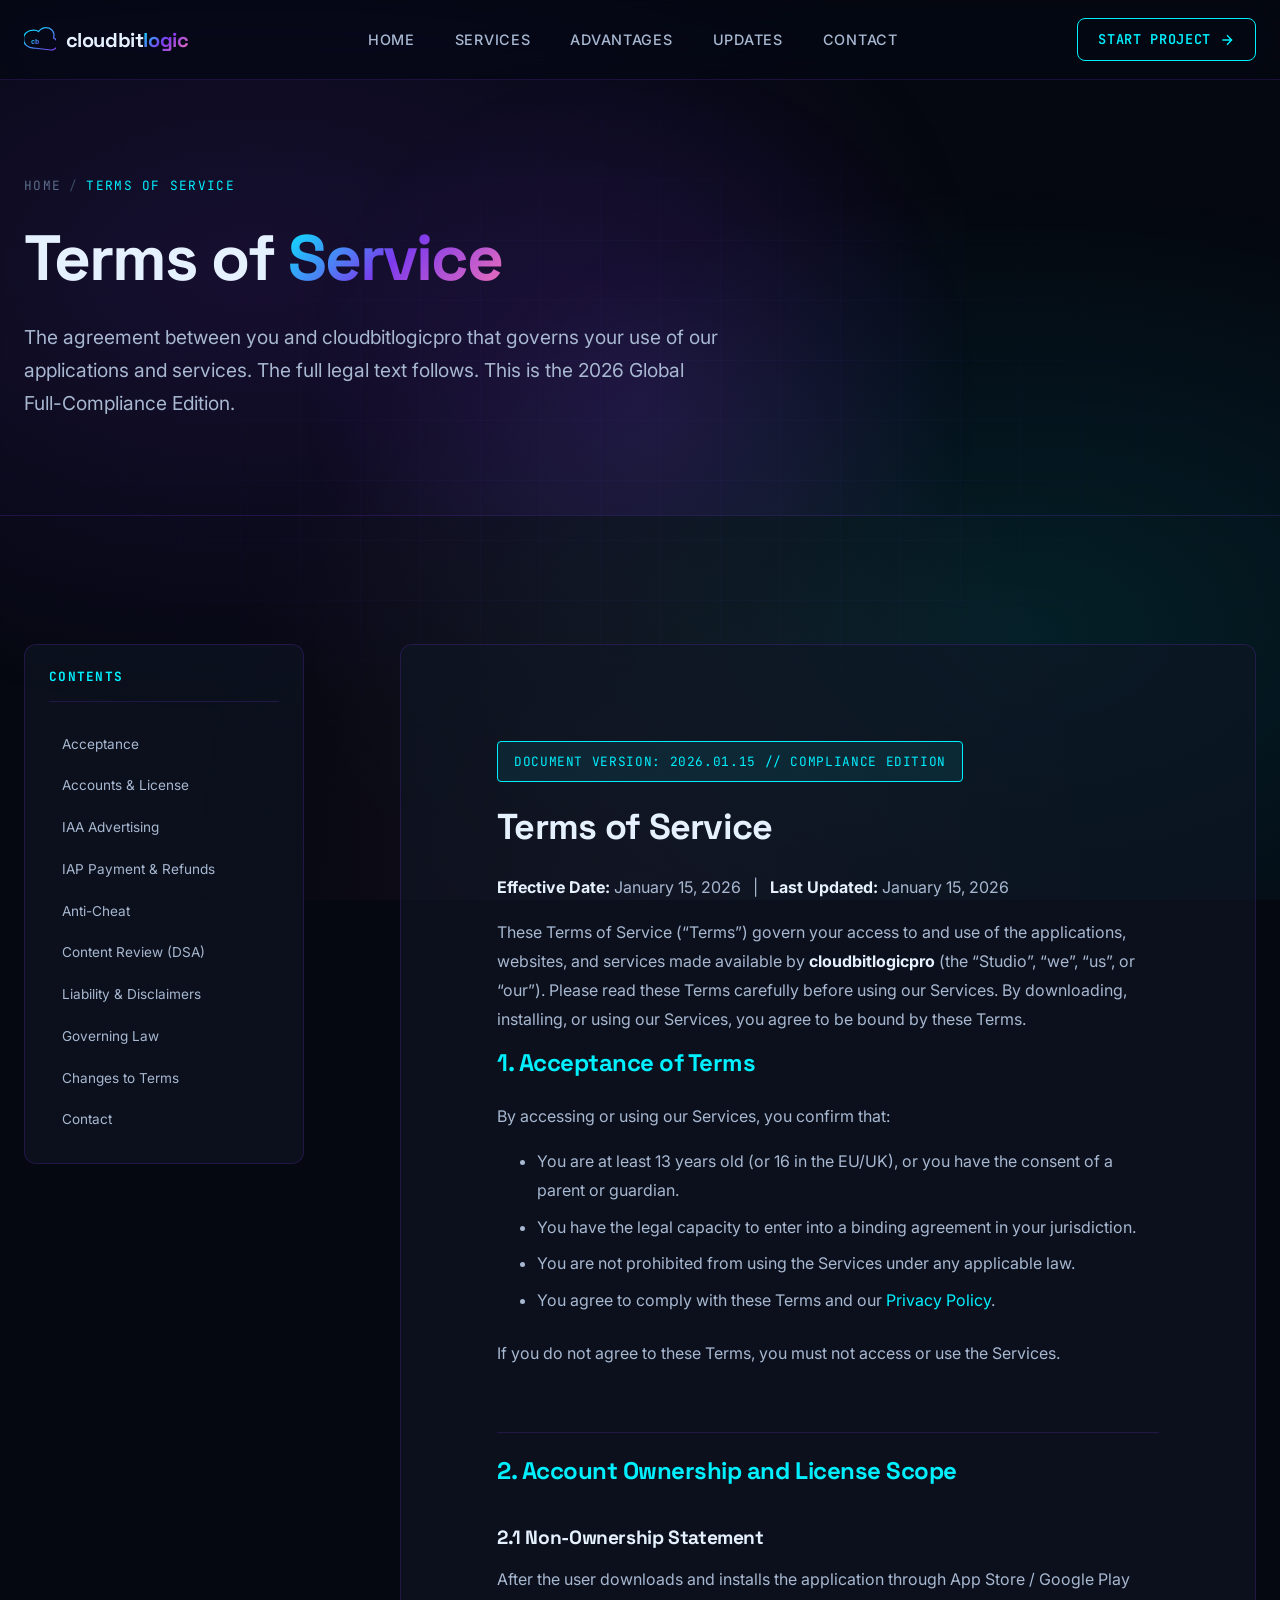
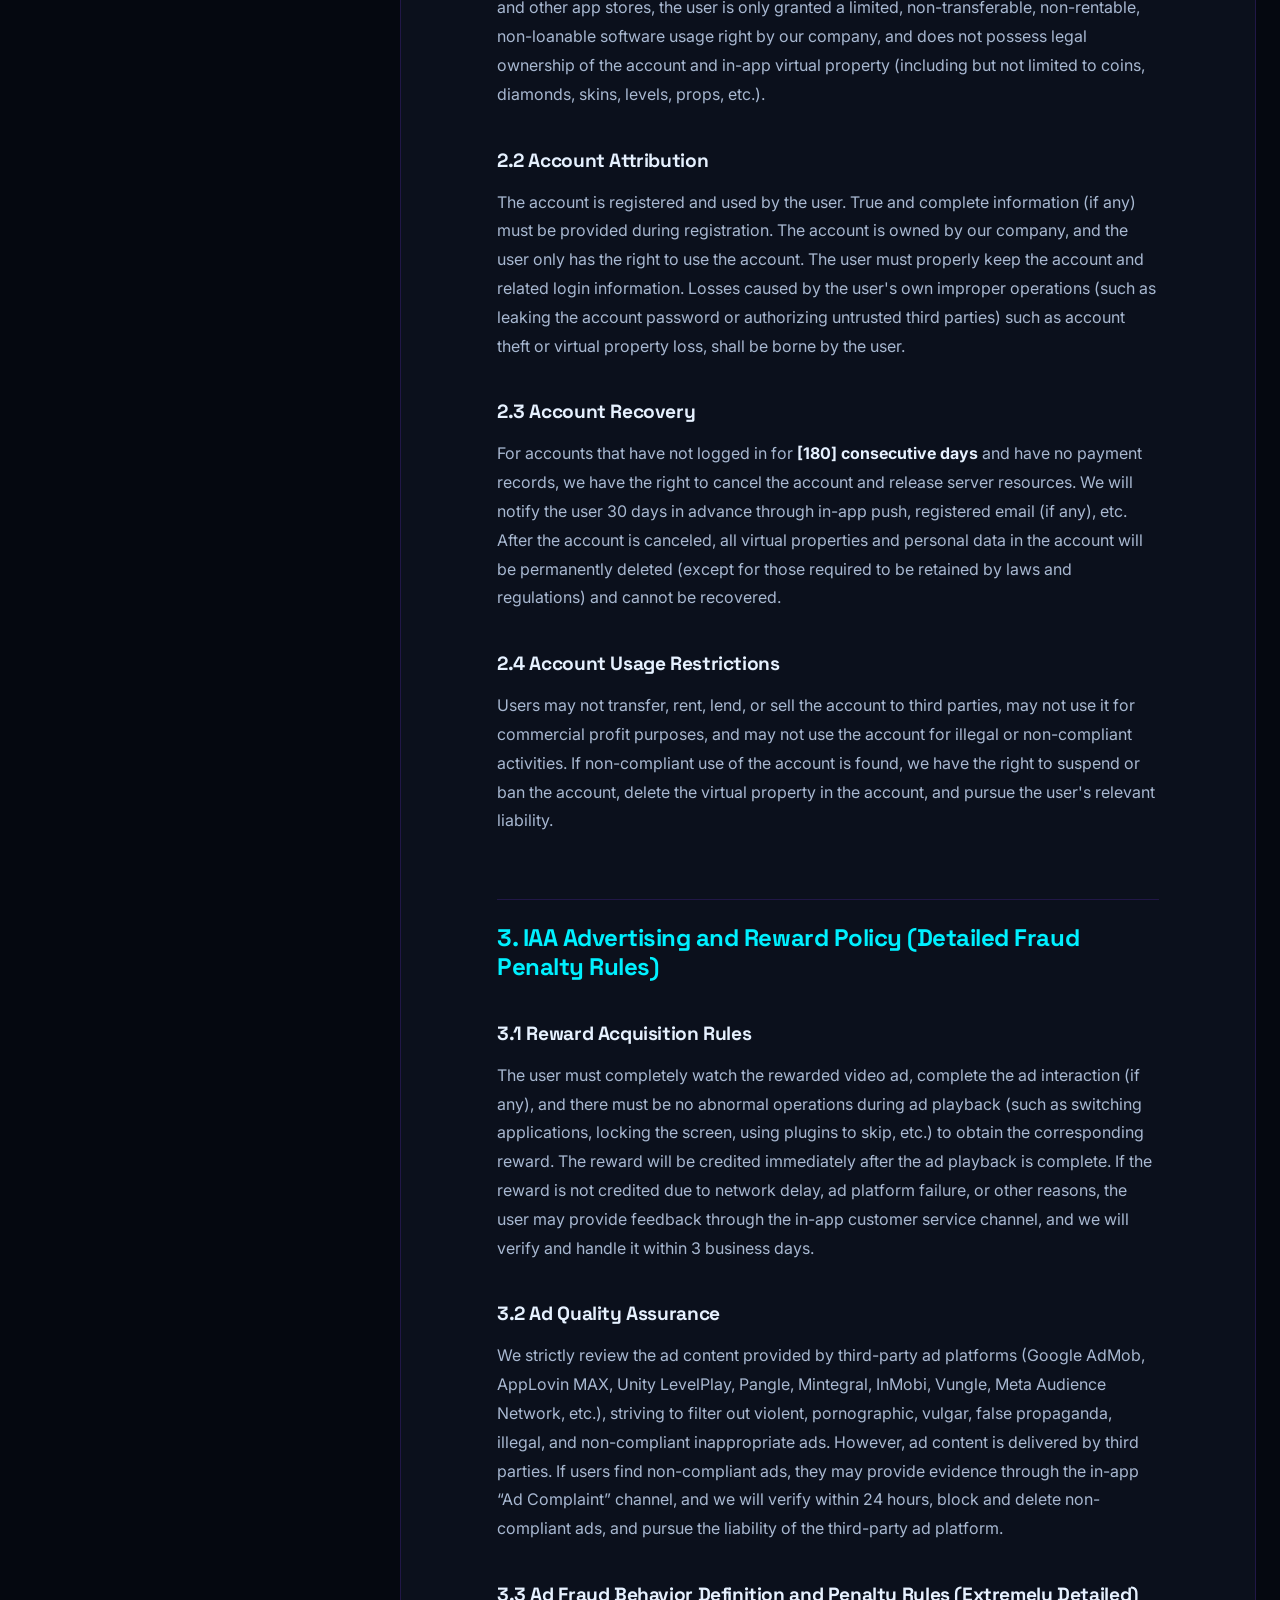
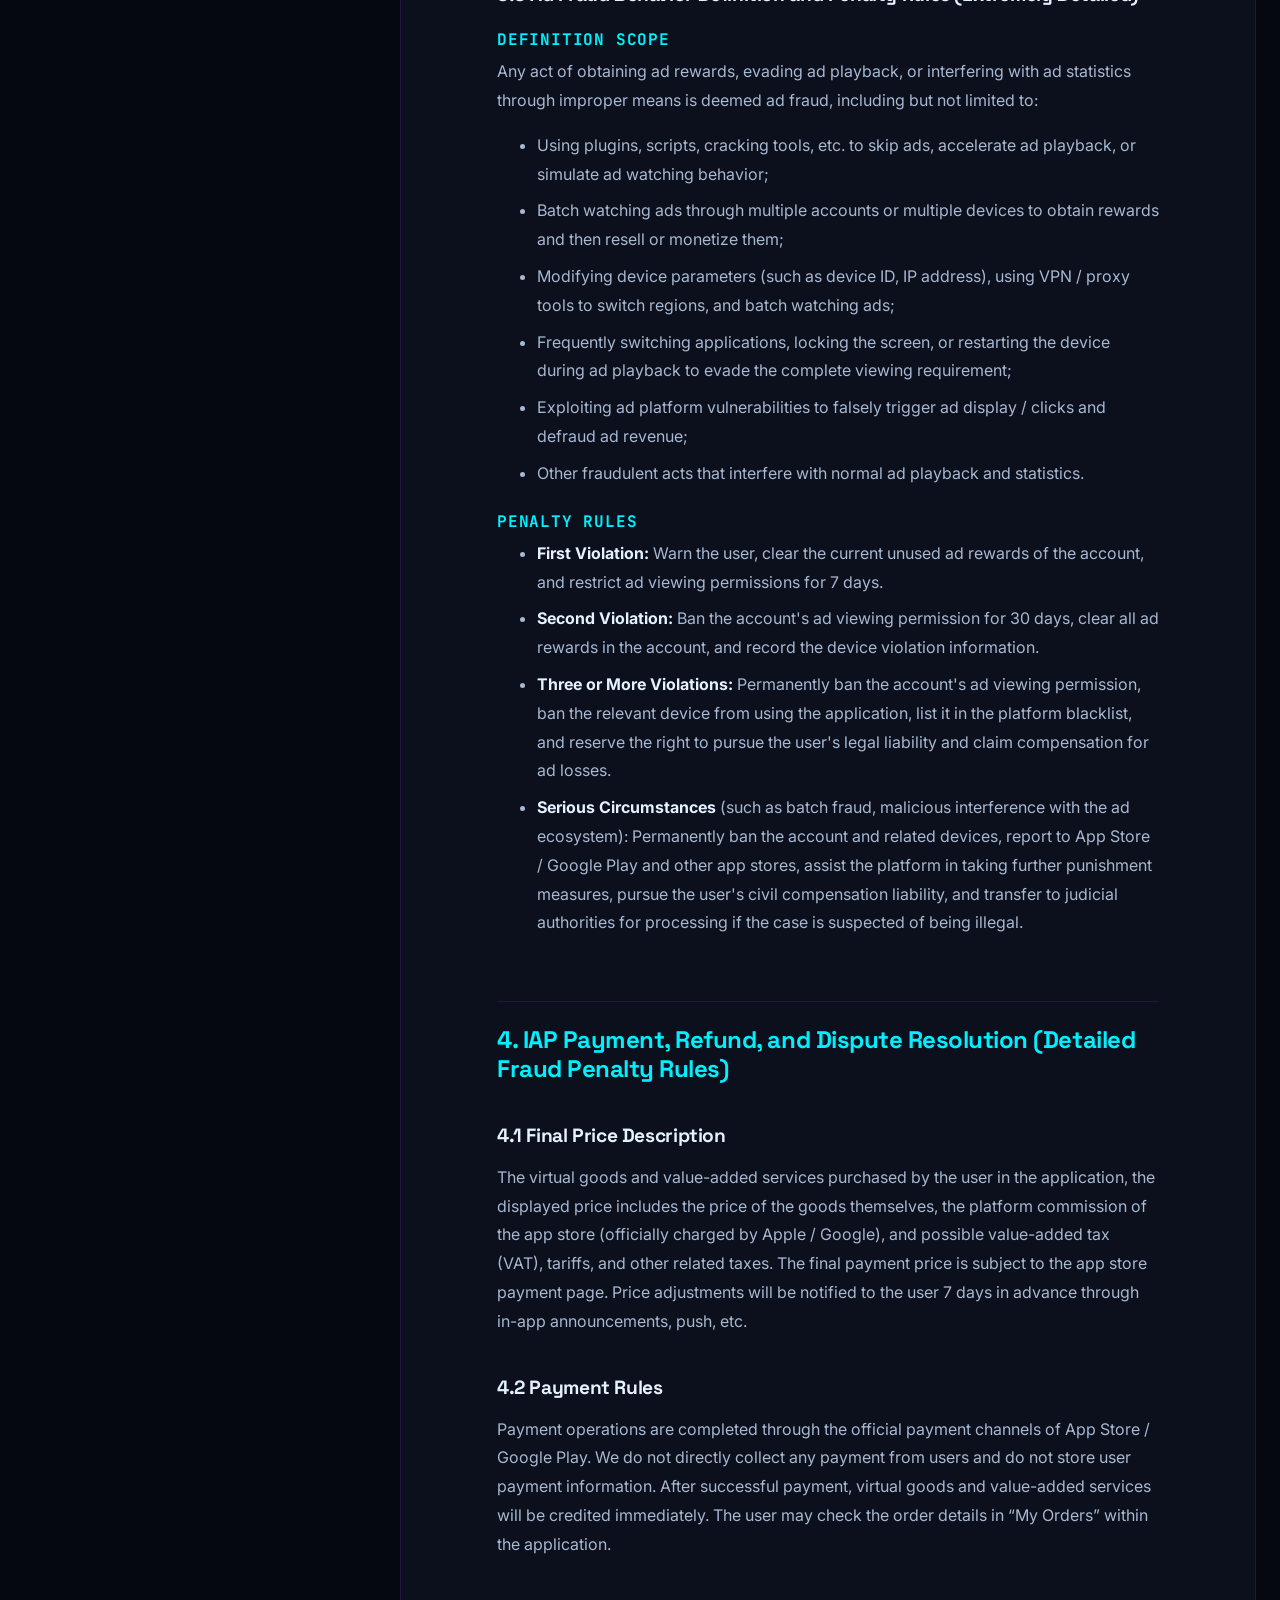
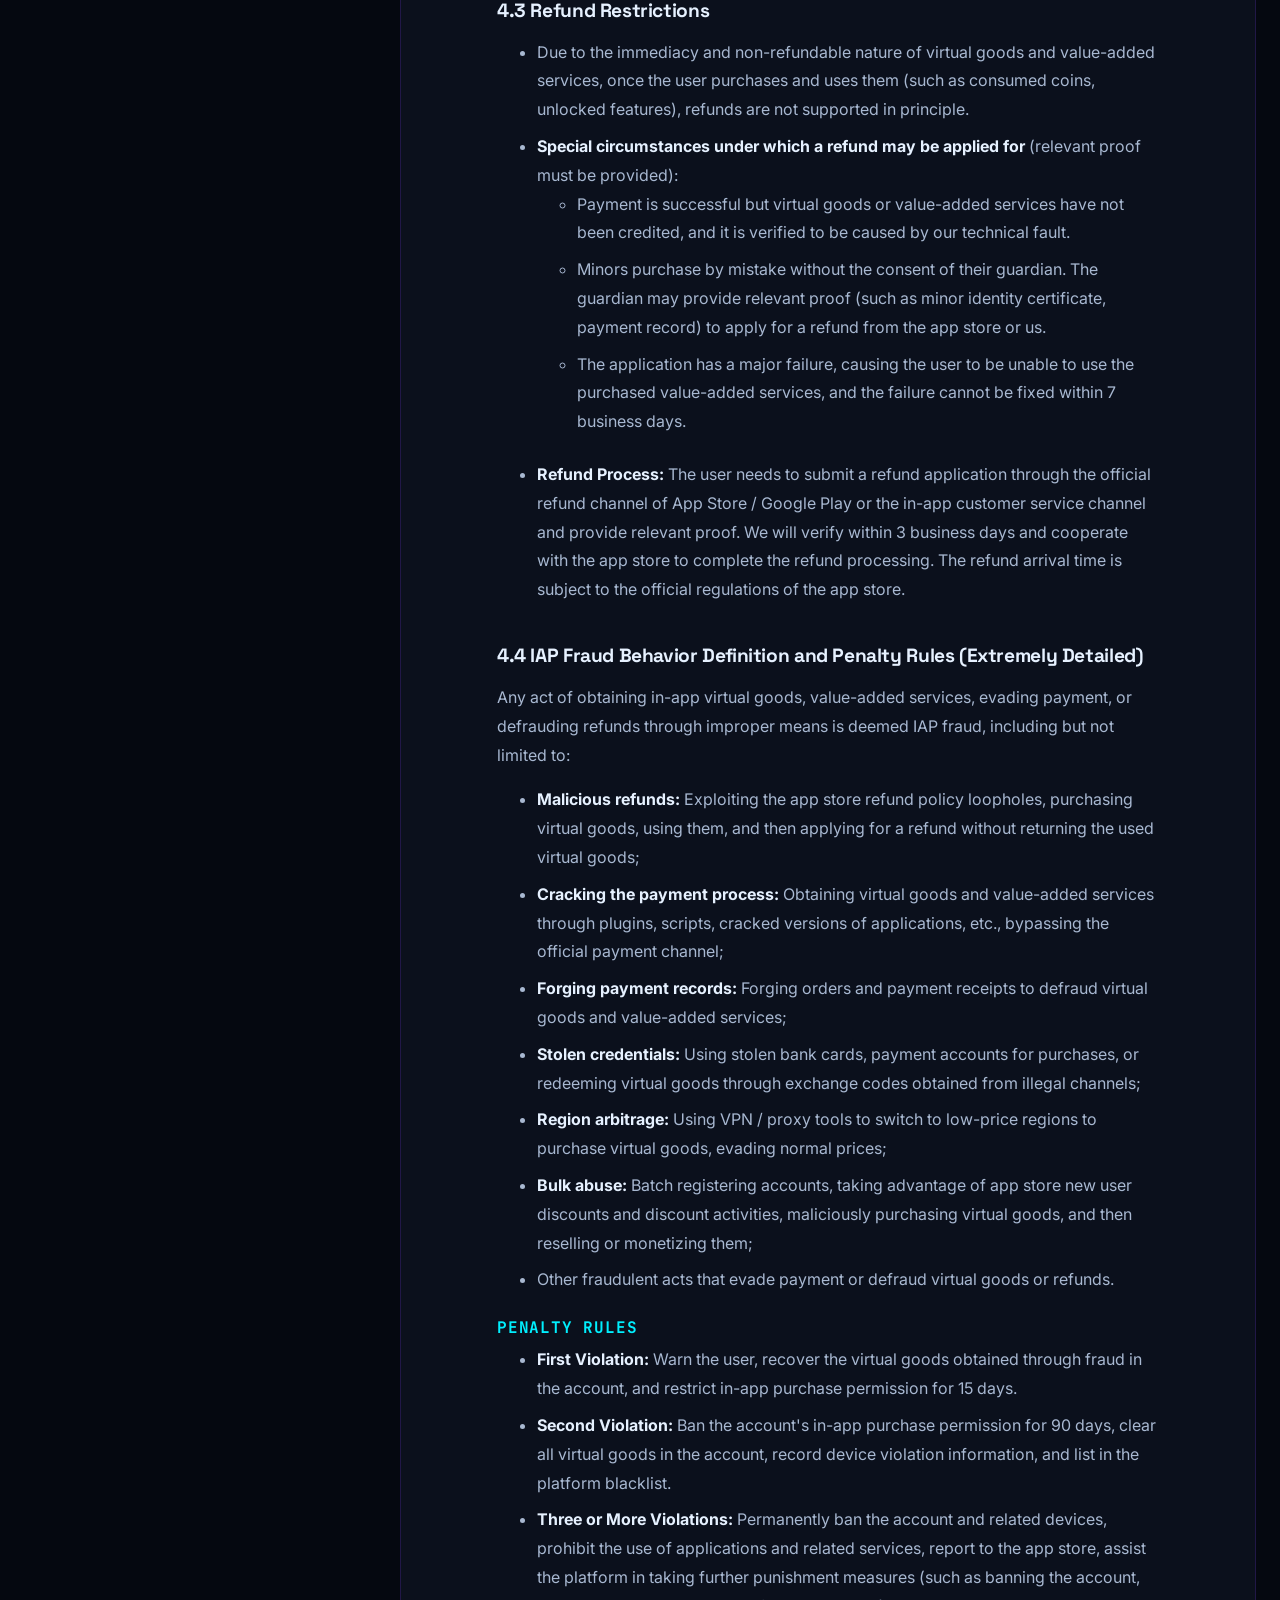
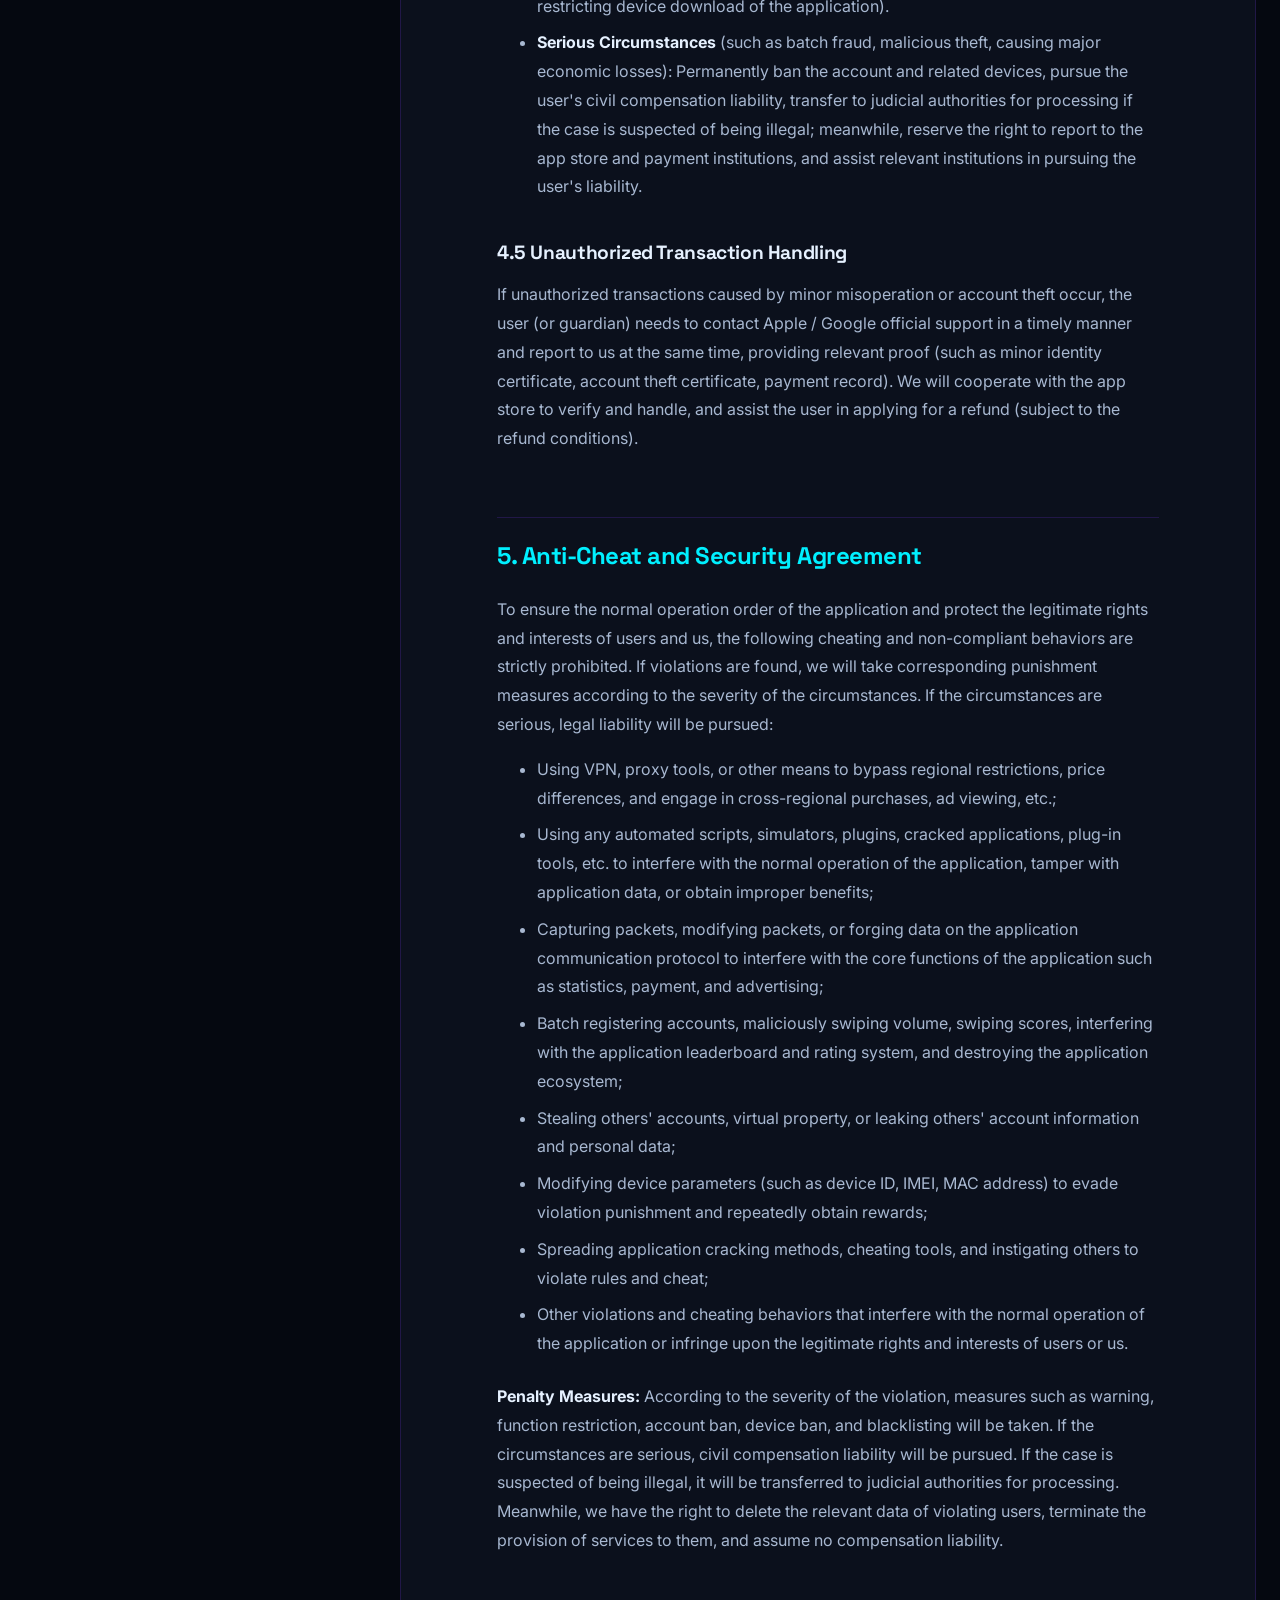
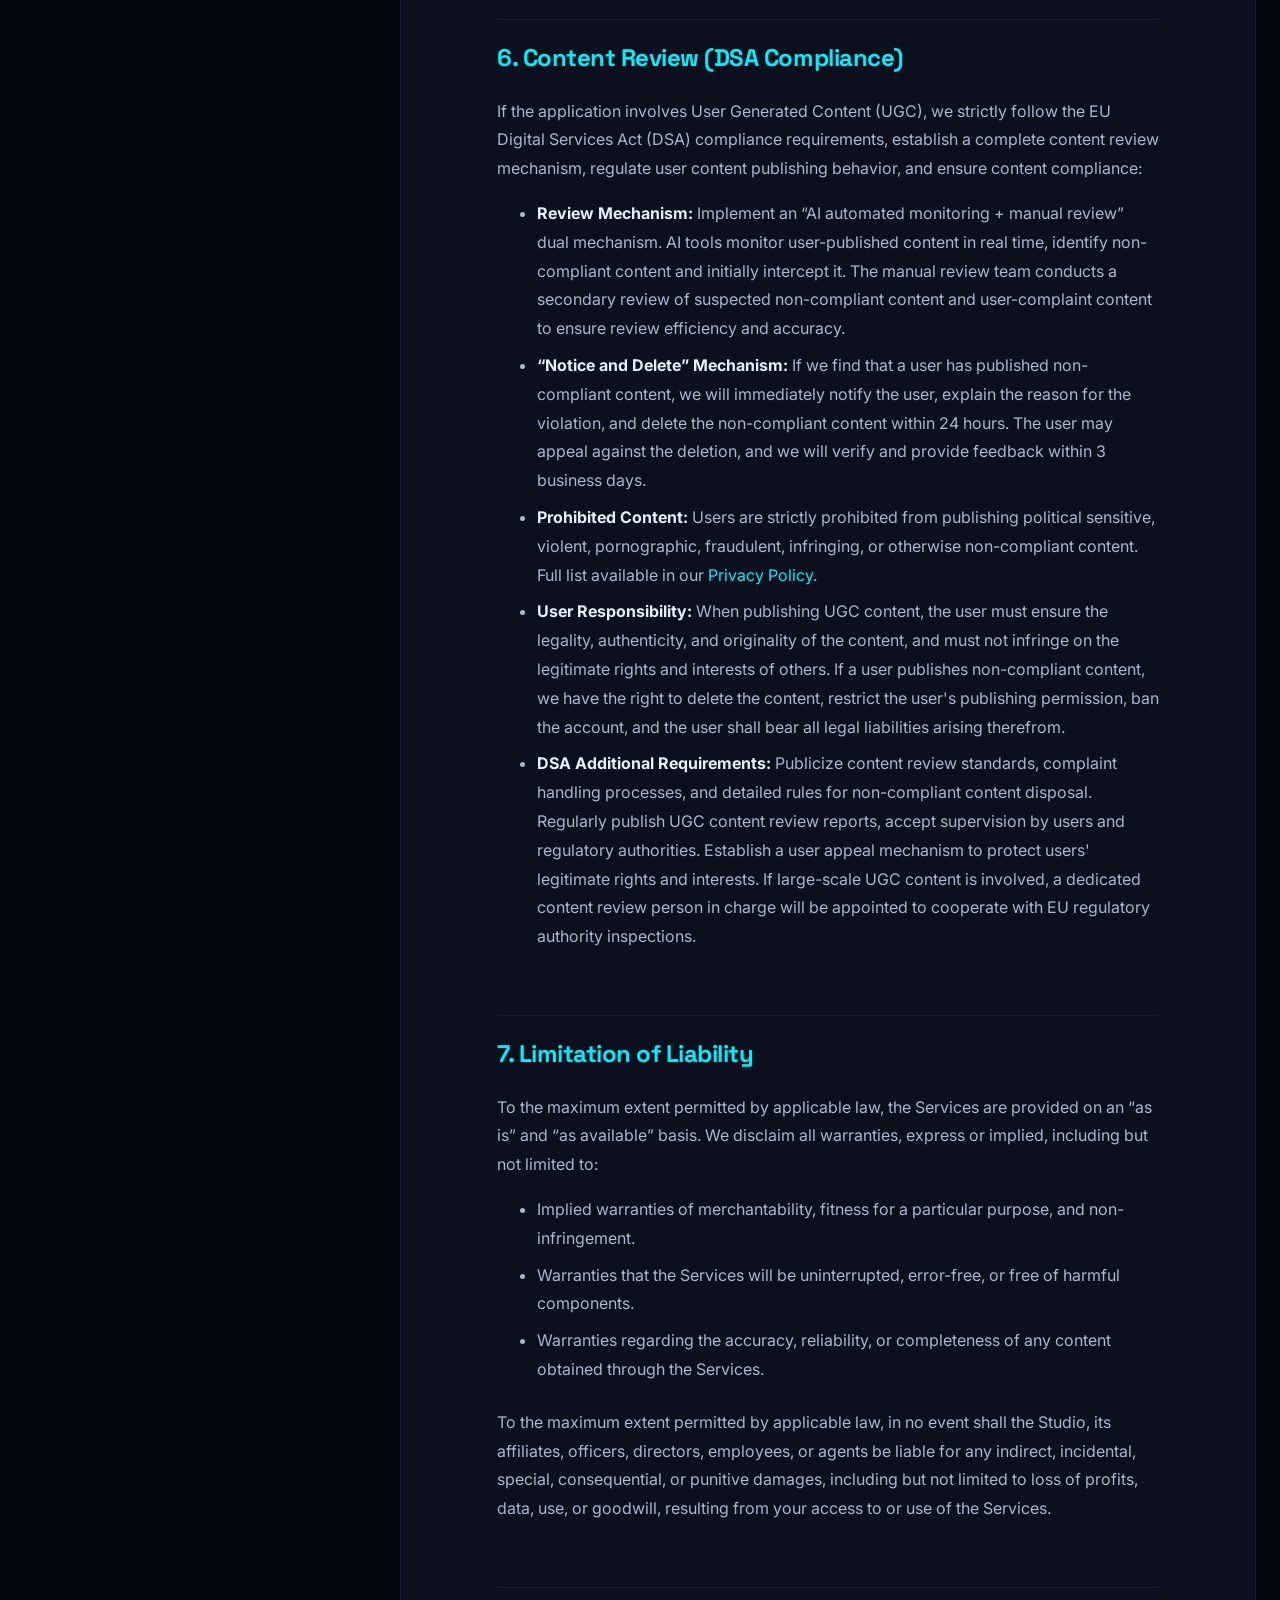
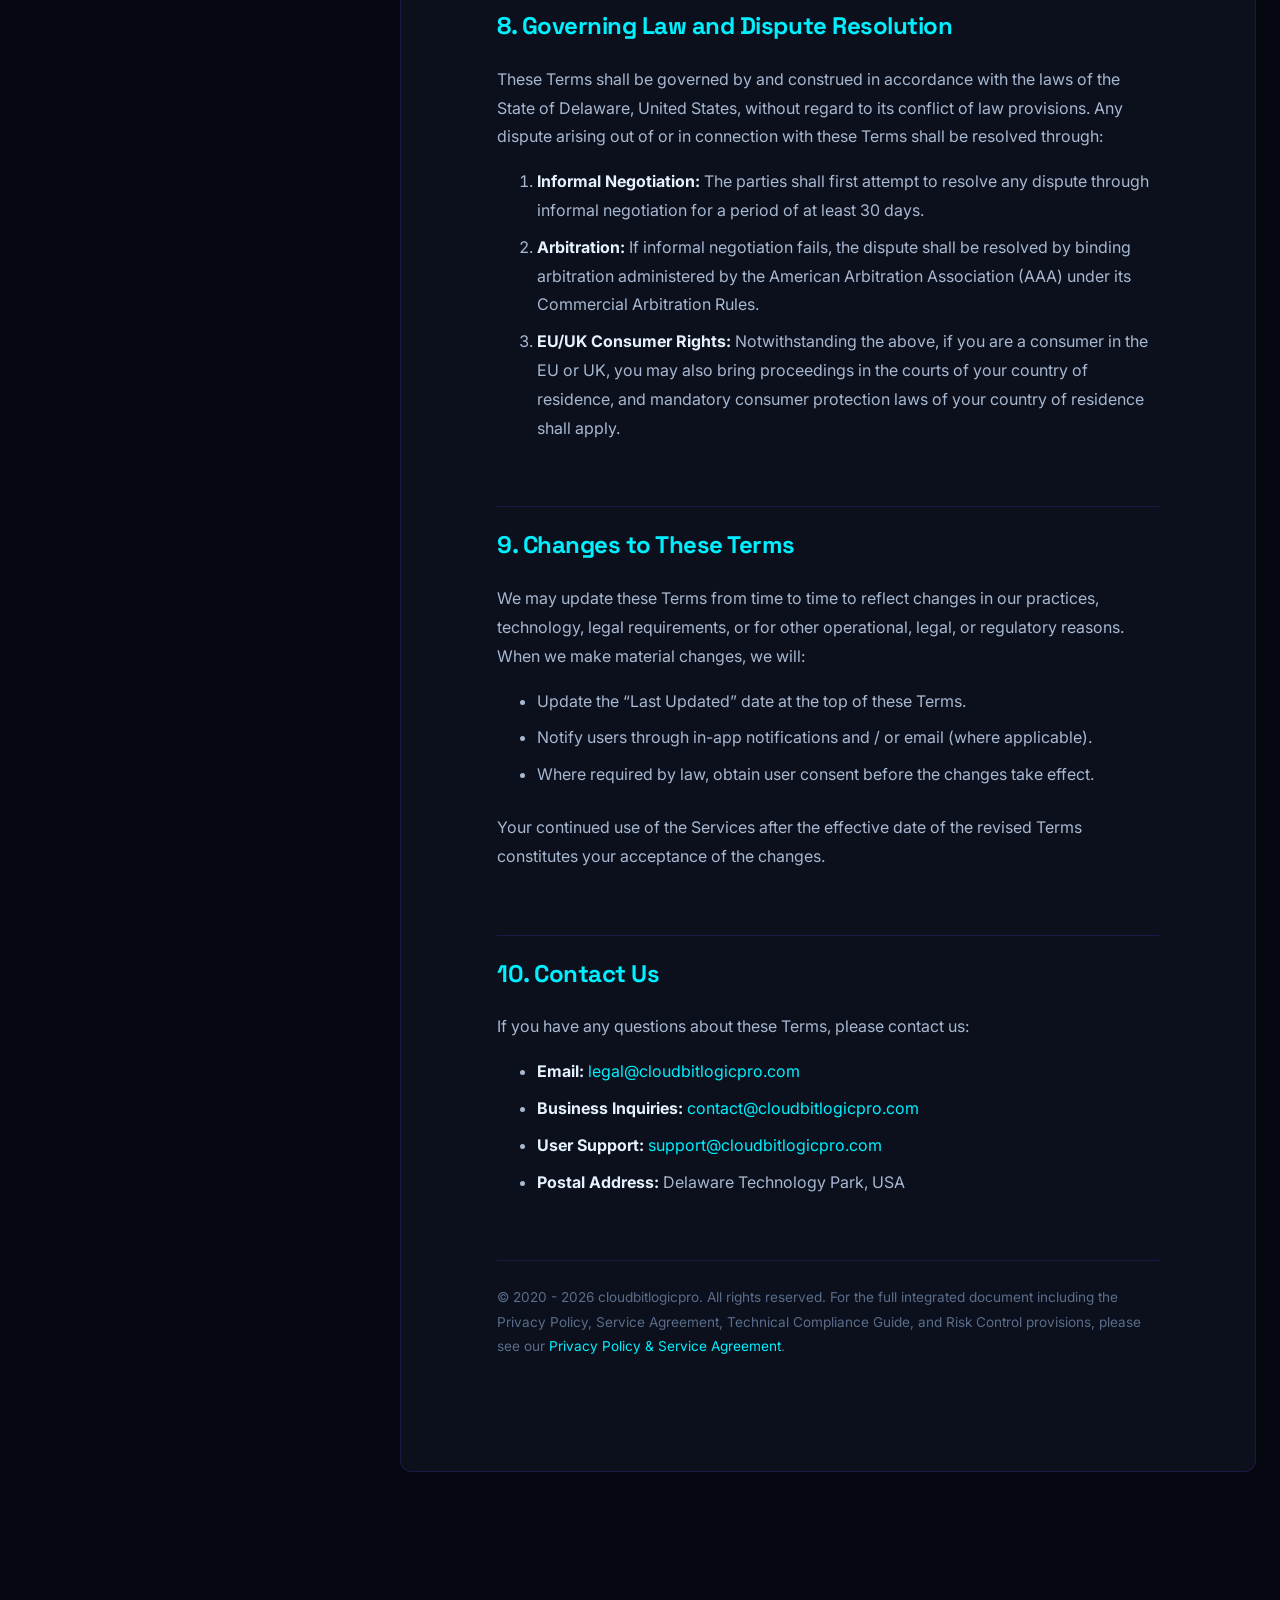
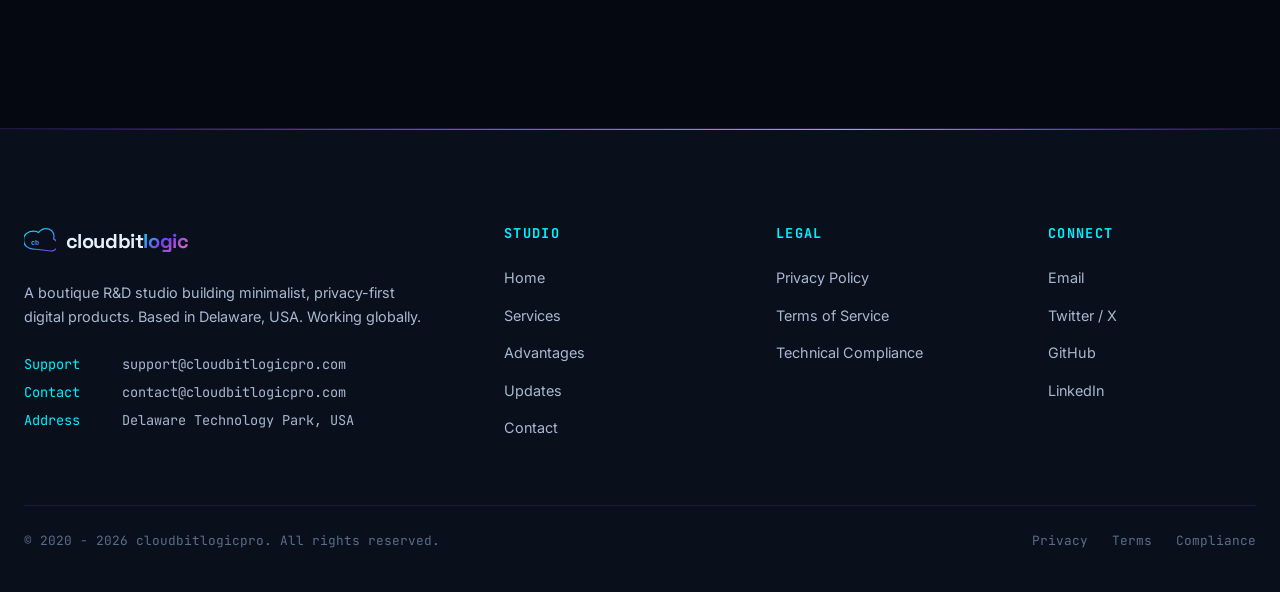
<file: terms-of-service.html>
<!DOCTYPE html>
<html lang="en">
<head>
    <meta charset="UTF-8">
    <meta name="viewport" content="width=device-width, initial-scale=1.0, viewport-fit=cover">
    <meta name="theme-color" content="#050810">
    <meta name="color-scheme" content="dark">
    <title>Terms of Service - cloudbitlogicpro | User Agreement & Account Terms</title>
    <meta name="description" content="Terms of Service for cloudbitlogicpro applications. Account ownership, IAA advertising policy, IAP payment terms, refund policy, anti-cheat rules, content review (DSA), 2026 global compliance.">
    <link rel="canonical" href="https://cloudbitlogicpro.com/terms-of-service.html">
    <link rel="icon" type="image/svg+xml" href="images/favicon.svg">
        <link rel="preconnect" href="https://fonts.googleapis.com">
    <link rel="preconnect" href="https://fonts.gstatic.com" crossorigin>
    <link href="https://fonts.googleapis.com/css2?family=Inter:wght@300;400;500;600;700;800&family=JetBrains+Mono:wght@400;500;700&family=Space+Grotesk:wght@400;500;600;700&display=swap" rel="stylesheet">
    <link rel="stylesheet" href="css/main.css">
    <link rel="stylesheet" href="css/components.css">
    <link rel="stylesheet" href="css/responsive.css">
</head>
<body>
<div class="page-loader" aria-hidden="true">
    <div class="loader-text">Initializing System</div>
    <div class="loader-bar"></div>
</div>
<svg xmlns="http://www.w3.org/2000/svg" style="display:none" aria-hidden="true">
    <defs>
        <symbol id="i-arrow" viewBox="0 0 24 24"><path d="M5 12h14M12 5l7 7-7 7"/></symbol>
        <symbol id="i-bars" viewBox="0 0 24 24"><path d="M3 12h18M3 6h18M3 18h18"/></symbol>
        <symbol id="i-shield" viewBox="0 0 24 24"><path d="M12 22s8-4 8-10V5l-8-3-8 3v7c0 6 8 10 8 10z"/></symbol>
        <symbol id="i-globe" viewBox="0 0 24 24"><circle cx="12" cy="12" r="10"/><path d="M2 12h20M12 2a15.3 15.3 0 014 10 15.3 15.3 0 01-4 10 15.3 15.3 0 01-4-10 15.3 15.3 0 014-10z"/></symbol>
        <symbol id="i-check" viewBox="0 0 24 24"><path d="M20 6L9 17l-5-5"/></symbol>
        <symbol id="i-mail" viewBox="0 0 24 24"><path d="M4 4h16c1.1 0 2 .9 2 2v12c0 1.1-.9 2-2 2H4c-1.1 0-2-.9-2-2V6c0-1.1.9-2 2-2z"/><path d="M22 6l-10 7L2 6"/></symbol>
        <symbol id="i-eye" viewBox="0 0 24 24"><path d="M1 12s4-8 11-8 11 8 11 8-4 8-11 8-11-8-11-8z"/><circle cx="12" cy="12" r="3"/></symbol>
        <symbol id="i-lock" viewBox="0 0 24 24"><rect x="3" y="11" width="18" height="11" rx="2" ry="2"/><path d="M7 11V7a5 5 0 0110 0v4"/></symbol>
        <symbol id="i-database" viewBox="0 0 24 24"><ellipse cx="12" cy="5" rx="9" ry="3"/><path d="M21 12c0 1.66-4 3-9 3s-9-1.34-9-3M3 5v14c0 1.66 4 3 9 3s9-1.34 9-3V5"/></symbol>
        <symbol id="i-file" viewBox="0 0 24 24"><path d="M14 2H6a2 2 0 00-2 2v16a2 2 0 002 2h12a2 2 0 002-2V8zM14 2v6h6M16 13H8M16 17H8M10 9H8"/></symbol>
    </defs>
</svg>
<header class="site-header" role="banner">
    <nav class="nav" aria-label="Primary">
        <a href="index.html" class="nav-logo" aria-label="cloudbitlogicpro home">
            <svg class="logo-icon" viewBox="0 0 64 64" aria-hidden="true">
                <defs>
                    <linearGradient id="navLogoGrad" x1="0%" y1="0%" x2="100%" y2="100%">
                        <stop offset="0%" stop-color="#00f0ff"/>
                        <stop offset="100%" stop-color="#7c3aed"/>
                    </linearGradient>
                </defs>
                <path d="M22 40 C10 40 2 32 2 22 C2 12 10 4 22 4 C26 4 30 5 32 7 C36 2 41 -1 47 -1 C56 -1 63 6 63 14 C63 16 63 18 62 20 C67 22 70 27 70 32 C70 39 64 44 57 44 Z" transform="translate(-3,8)" fill="none" stroke="url(#navLogoGrad)" stroke-width="2.5" stroke-linejoin="round"/>
                <text x="14" y="40" font-family="monospace" font-size="14" fill="url(#navLogoGrad)" font-weight="700">cb</text>
            </svg>
            <span class="logo-text">cloudbit<span class="accent">logic</span></span>
        </a>
        <ul class="nav-menu">
            <li><a href="index.html">Home</a></li>
            <li><a href="services.html">Services</a></li>
            <li><a href="advantages.html">Advantages</a></li>
            <li><a href="news.html">Updates</a></li>
            <li><a href="contact.html">Contact</a></li>
        </ul>
        <a href="contact.html" class="nav-cta">
            <span>Start Project</span>
            <svg class="btn-icon" viewBox="0 0 24 24" fill="none" stroke="currentColor" stroke-width="2" aria-hidden="true"><use href="#i-arrow"/></svg>
        </a>
        <button class="nav-toggle" aria-label="Toggle menu" aria-expanded="false">
            <svg viewBox="0 0 24 24" width="20" height="20" fill="none" stroke="currentColor" stroke-width="2"><use href="#i-bars"/></svg>
        </button>
    </nav>
</header>

<main>
    <section class="page-header">
        <div class="container">
            <div class="page-header-content">
                <nav class="breadcrumb" aria-label="Breadcrumb">
                    <a href="index.html">Home</a>
                    <span class="sep">/</span>
                    <span class="current">Terms of Service</span>
                </nav>
                <h1 class="page-title">Terms of <span class="gradient-text">Service</span></h1>
                <p class="page-subtitle">The agreement between you and cloudbitlogicpro that governs your use of our applications and services. The full legal text follows. This is the 2026 Global Full-Compliance Edition.</p>
            </div>
        </div>
    </section>

    <section>
        <div class="container">
            <div class="legal-layout">
                <aside class="legal-sidebar">
                    <h4>Contents</h4>
                    <ul class="legal-nav">
                        <li><a href="#acceptance">Acceptance</a></li>
                        <li><a href="#accounts">Accounts & License</a></li>
                        <li><a href="#iaa">IAA Advertising</a></li>
                        <li><a href="#iap">IAP Payment & Refunds</a></li>
                        <li><a href="#anticheat">Anti-Cheat</a></li>
                        <li><a href="#content">Content Review (DSA)</a></li>
                        <li><a href="#liability">Liability & Disclaimers</a></li>
                        <li><a href="#governing">Governing Law</a></li>
                        <li><a href="#changes">Changes to Terms</a></li>
                        <li><a href="#contact">Contact</a></li>
                    </ul>
                </aside>

                <article class="legal-content">
                    <div class="legal-update">
                        <span>Document Version: 2026.01.15 // Compliance Edition</span>
                    </div>

                    <h1>Terms of Service</h1>
                    <p><strong>Effective Date:</strong> January 15, 2026 &nbsp;&nbsp;|&nbsp;&nbsp; <strong>Last Updated:</strong> January 15, 2026</p>
                    <p>These Terms of Service (&ldquo;Terms&rdquo;) govern your access to and use of the applications, websites, and services made available by <strong>cloudbitlogicpro</strong> (the &ldquo;Studio&rdquo;, &ldquo;we&rdquo;, &ldquo;us&rdquo;, or &ldquo;our&rdquo;). Please read these Terms carefully before using our Services. By downloading, installing, or using our Services, you agree to be bound by these Terms.</p>

                    <h2 id="acceptance">1. Acceptance of Terms</h2>
                    <p>By accessing or using our Services, you confirm that:</p>
                    <ul>
                        <li>You are at least 13 years old (or 16 in the EU/UK), or you have the consent of a parent or guardian.</li>
                        <li>You have the legal capacity to enter into a binding agreement in your jurisdiction.</li>
                        <li>You are not prohibited from using the Services under any applicable law.</li>
                        <li>You agree to comply with these Terms and our <a href="privacy-policy.html">Privacy Policy</a>.</li>
                    </ul>
                    <p>If you do not agree to these Terms, you must not access or use the Services.</p>

                    <h2 id="accounts">2. Account Ownership and License Scope</h2>
                    <h3>2.1 Non-Ownership Statement</h3>
                    <p>After the user downloads and installs the application through App Store / Google Play and other app stores, the user is only granted a limited, non-transferable, non-rentable, non-loanable software usage right by our company, and does not possess legal ownership of the account and in-app virtual property (including but not limited to coins, diamonds, skins, levels, props, etc.).</p>

                    <h3>2.2 Account Attribution</h3>
                    <p>The account is registered and used by the user. True and complete information (if any) must be provided during registration. The account is owned by our company, and the user only has the right to use the account. The user must properly keep the account and related login information. Losses caused by the user's own improper operations (such as leaking the account password or authorizing untrusted third parties) such as account theft or virtual property loss, shall be borne by the user.</p>

                    <h3>2.3 Account Recovery</h3>
                    <p>For accounts that have not logged in for <strong>[180] consecutive days</strong> and have no payment records, we have the right to cancel the account and release server resources. We will notify the user 30 days in advance through in-app push, registered email (if any), etc. After the account is canceled, all virtual properties and personal data in the account will be permanently deleted (except for those required to be retained by laws and regulations) and cannot be recovered.</p>

                    <h3>2.4 Account Usage Restrictions</h3>
                    <p>Users may not transfer, rent, lend, or sell the account to third parties, may not use it for commercial profit purposes, and may not use the account for illegal or non-compliant activities. If non-compliant use of the account is found, we have the right to suspend or ban the account, delete the virtual property in the account, and pursue the user's relevant liability.</p>

                    <h2 id="iaa">3. IAA Advertising and Reward Policy (Detailed Fraud Penalty Rules)</h2>

                    <h3>3.1 Reward Acquisition Rules</h3>
                    <p>The user must completely watch the rewarded video ad, complete the ad interaction (if any), and there must be no abnormal operations during ad playback (such as switching applications, locking the screen, using plugins to skip, etc.) to obtain the corresponding reward. The reward will be credited immediately after the ad playback is complete. If the reward is not credited due to network delay, ad platform failure, or other reasons, the user may provide feedback through the in-app customer service channel, and we will verify and handle it within 3 business days.</p>

                    <h3>3.2 Ad Quality Assurance</h3>
                    <p>We strictly review the ad content provided by third-party ad platforms (Google AdMob, AppLovin MAX, Unity LevelPlay, Pangle, Mintegral, InMobi, Vungle, Meta Audience Network, etc.), striving to filter out violent, pornographic, vulgar, false propaganda, illegal, and non-compliant inappropriate ads. However, ad content is delivered by third parties. If users find non-compliant ads, they may provide evidence through the in-app &ldquo;Ad Complaint&rdquo; channel, and we will verify within 24 hours, block and delete non-compliant ads, and pursue the liability of the third-party ad platform.</p>

                    <h3>3.3 Ad Fraud Behavior Definition and Penalty Rules (Extremely Detailed)</h3>
                    <h4>Definition Scope</h4>
                    <p>Any act of obtaining ad rewards, evading ad playback, or interfering with ad statistics through improper means is deemed ad fraud, including but not limited to:</p>
                    <ul>
                        <li>Using plugins, scripts, cracking tools, etc. to skip ads, accelerate ad playback, or simulate ad watching behavior;</li>
                        <li>Batch watching ads through multiple accounts or multiple devices to obtain rewards and then resell or monetize them;</li>
                        <li>Modifying device parameters (such as device ID, IP address), using VPN / proxy tools to switch regions, and batch watching ads;</li>
                        <li>Frequently switching applications, locking the screen, or restarting the device during ad playback to evade the complete viewing requirement;</li>
                        <li>Exploiting ad platform vulnerabilities to falsely trigger ad display / clicks and defraud ad revenue;</li>
                        <li>Other fraudulent acts that interfere with normal ad playback and statistics.</li>
                    </ul>

                    <h4>Penalty Rules</h4>
                    <ul>
                        <li><strong>First Violation:</strong> Warn the user, clear the current unused ad rewards of the account, and restrict ad viewing permissions for 7 days.</li>
                        <li><strong>Second Violation:</strong> Ban the account's ad viewing permission for 30 days, clear all ad rewards in the account, and record the device violation information.</li>
                        <li><strong>Three or More Violations:</strong> Permanently ban the account's ad viewing permission, ban the relevant device from using the application, list it in the platform blacklist, and reserve the right to pursue the user's legal liability and claim compensation for ad losses.</li>
                        <li><strong>Serious Circumstances</strong> (such as batch fraud, malicious interference with the ad ecosystem): Permanently ban the account and related devices, report to App Store / Google Play and other app stores, assist the platform in taking further punishment measures, pursue the user's civil compensation liability, and transfer to judicial authorities for processing if the case is suspected of being illegal.</li>
                    </ul>

                    <h2 id="iap">4. IAP Payment, Refund, and Dispute Resolution (Detailed Fraud Penalty Rules)</h2>

                    <h3>4.1 Final Price Description</h3>
                    <p>The virtual goods and value-added services purchased by the user in the application, the displayed price includes the price of the goods themselves, the platform commission of the app store (officially charged by Apple / Google), and possible value-added tax (VAT), tariffs, and other related taxes. The final payment price is subject to the app store payment page. Price adjustments will be notified to the user 7 days in advance through in-app announcements, push, etc.</p>

                    <h3>4.2 Payment Rules</h3>
                    <p>Payment operations are completed through the official payment channels of App Store / Google Play. We do not directly collect any payment from users and do not store user payment information. After successful payment, virtual goods and value-added services will be credited immediately. The user may check the order details in &ldquo;My Orders&rdquo; within the application.</p>

                    <h3>4.3 Refund Restrictions</h3>
                    <ul>
                        <li>Due to the immediacy and non-refundable nature of virtual goods and value-added services, once the user purchases and uses them (such as consumed coins, unlocked features), refunds are not supported in principle.</li>
                        <li><strong>Special circumstances under which a refund may be applied for</strong> (relevant proof must be provided):
                            <ul>
                                <li>Payment is successful but virtual goods or value-added services have not been credited, and it is verified to be caused by our technical fault.</li>
                                <li>Minors purchase by mistake without the consent of their guardian. The guardian may provide relevant proof (such as minor identity certificate, payment record) to apply for a refund from the app store or us.</li>
                                <li>The application has a major failure, causing the user to be unable to use the purchased value-added services, and the failure cannot be fixed within 7 business days.</li>
                            </ul>
                        </li>
                        <li><strong>Refund Process:</strong> The user needs to submit a refund application through the official refund channel of App Store / Google Play or the in-app customer service channel and provide relevant proof. We will verify within 3 business days and cooperate with the app store to complete the refund processing. The refund arrival time is subject to the official regulations of the app store.</li>
                    </ul>

                    <h3>4.4 IAP Fraud Behavior Definition and Penalty Rules (Extremely Detailed)</h3>
                    <p>Any act of obtaining in-app virtual goods, value-added services, evading payment, or defrauding refunds through improper means is deemed IAP fraud, including but not limited to:</p>
                    <ul>
                        <li><strong>Malicious refunds:</strong> Exploiting the app store refund policy loopholes, purchasing virtual goods, using them, and then applying for a refund without returning the used virtual goods;</li>
                        <li><strong>Cracking the payment process:</strong> Obtaining virtual goods and value-added services through plugins, scripts, cracked versions of applications, etc., bypassing the official payment channel;</li>
                        <li><strong>Forging payment records:</strong> Forging orders and payment receipts to defraud virtual goods and value-added services;</li>
                        <li><strong>Stolen credentials:</strong> Using stolen bank cards, payment accounts for purchases, or redeeming virtual goods through exchange codes obtained from illegal channels;</li>
                        <li><strong>Region arbitrage:</strong> Using VPN / proxy tools to switch to low-price regions to purchase virtual goods, evading normal prices;</li>
                        <li><strong>Bulk abuse:</strong> Batch registering accounts, taking advantage of app store new user discounts and discount activities, maliciously purchasing virtual goods, and then reselling or monetizing them;</li>
                        <li>Other fraudulent acts that evade payment or defraud virtual goods or refunds.</li>
                    </ul>

                    <h4>Penalty Rules</h4>
                    <ul>
                        <li><strong>First Violation:</strong> Warn the user, recover the virtual goods obtained through fraud in the account, and restrict in-app purchase permission for 15 days.</li>
                        <li><strong>Second Violation:</strong> Ban the account's in-app purchase permission for 90 days, clear all virtual goods in the account, record device violation information, and list in the platform blacklist.</li>
                        <li><strong>Three or More Violations:</strong> Permanently ban the account and related devices, prohibit the use of applications and related services, report to the app store, assist the platform in taking further punishment measures (such as banning the account, restricting device download of the application).</li>
                        <li><strong>Serious Circumstances</strong> (such as batch fraud, malicious theft, causing major economic losses): Permanently ban the account and related devices, pursue the user's civil compensation liability, transfer to judicial authorities for processing if the case is suspected of being illegal; meanwhile, reserve the right to report to the app store and payment institutions, and assist relevant institutions in pursuing the user's liability.</li>
                    </ul>

                    <h3>4.5 Unauthorized Transaction Handling</h3>
                    <p>If unauthorized transactions caused by minor misoperation or account theft occur, the user (or guardian) needs to contact Apple / Google official support in a timely manner and report to us at the same time, providing relevant proof (such as minor identity certificate, account theft certificate, payment record). We will cooperate with the app store to verify and handle, and assist the user in applying for a refund (subject to the refund conditions).</p>

                    <h2 id="anticheat">5. Anti-Cheat and Security Agreement</h2>
                    <p>To ensure the normal operation order of the application and protect the legitimate rights and interests of users and us, the following cheating and non-compliant behaviors are strictly prohibited. If violations are found, we will take corresponding punishment measures according to the severity of the circumstances. If the circumstances are serious, legal liability will be pursued:</p>
                    <ul>
                        <li>Using VPN, proxy tools, or other means to bypass regional restrictions, price differences, and engage in cross-regional purchases, ad viewing, etc.;</li>
                        <li>Using any automated scripts, simulators, plugins, cracked applications, plug-in tools, etc. to interfere with the normal operation of the application, tamper with application data, or obtain improper benefits;</li>
                        <li>Capturing packets, modifying packets, or forging data on the application communication protocol to interfere with the core functions of the application such as statistics, payment, and advertising;</li>
                        <li>Batch registering accounts, maliciously swiping volume, swiping scores, interfering with the application leaderboard and rating system, and destroying the application ecosystem;</li>
                        <li>Stealing others' accounts, virtual property, or leaking others' account information and personal data;</li>
                        <li>Modifying device parameters (such as device ID, IMEI, MAC address) to evade violation punishment and repeatedly obtain rewards;</li>
                        <li>Spreading application cracking methods, cheating tools, and instigating others to violate rules and cheat;</li>
                        <li>Other violations and cheating behaviors that interfere with the normal operation of the application or infringe upon the legitimate rights and interests of users or us.</li>
                    </ul>
                    <p><strong>Penalty Measures:</strong> According to the severity of the violation, measures such as warning, function restriction, account ban, device ban, and blacklisting will be taken. If the circumstances are serious, civil compensation liability will be pursued. If the case is suspected of being illegal, it will be transferred to judicial authorities for processing. Meanwhile, we have the right to delete the relevant data of violating users, terminate the provision of services to them, and assume no compensation liability.</p>

                    <h2 id="content">6. Content Review (DSA Compliance)</h2>
                    <p>If the application involves User Generated Content (UGC), we strictly follow the EU Digital Services Act (DSA) compliance requirements, establish a complete content review mechanism, regulate user content publishing behavior, and ensure content compliance:</p>
                    <ul>
                        <li><strong>Review Mechanism:</strong> Implement an &ldquo;AI automated monitoring + manual review&rdquo; dual mechanism. AI tools monitor user-published content in real time, identify non-compliant content and initially intercept it. The manual review team conducts a secondary review of suspected non-compliant content and user-complaint content to ensure review efficiency and accuracy.</li>
                        <li><strong>&ldquo;Notice and Delete&rdquo; Mechanism:</strong> If we find that a user has published non-compliant content, we will immediately notify the user, explain the reason for the violation, and delete the non-compliant content within 24 hours. The user may appeal against the deletion, and we will verify and provide feedback within 3 business days.</li>
                        <li><strong>Prohibited Content:</strong> Users are strictly prohibited from publishing political sensitive, violent, pornographic, fraudulent, infringing, or otherwise non-compliant content. Full list available in our <a href="privacy-policy.html#content">Privacy Policy</a>.</li>
                        <li><strong>User Responsibility:</strong> When publishing UGC content, the user must ensure the legality, authenticity, and originality of the content, and must not infringe on the legitimate rights and interests of others. If a user publishes non-compliant content, we have the right to delete the content, restrict the user's publishing permission, ban the account, and the user shall bear all legal liabilities arising therefrom.</li>
                        <li><strong>DSA Additional Requirements:</strong> Publicize content review standards, complaint handling processes, and detailed rules for non-compliant content disposal. Regularly publish UGC content review reports, accept supervision by users and regulatory authorities. Establish a user appeal mechanism to protect users' legitimate rights and interests. If large-scale UGC content is involved, a dedicated content review person in charge will be appointed to cooperate with EU regulatory authority inspections.</li>
                    </ul>

                    <h2 id="liability">7. Limitation of Liability</h2>
                    <p>To the maximum extent permitted by applicable law, the Services are provided on an &ldquo;as is&rdquo; and &ldquo;as available&rdquo; basis. We disclaim all warranties, express or implied, including but not limited to:</p>
                    <ul>
                        <li>Implied warranties of merchantability, fitness for a particular purpose, and non-infringement.</li>
                        <li>Warranties that the Services will be uninterrupted, error-free, or free of harmful components.</li>
                        <li>Warranties regarding the accuracy, reliability, or completeness of any content obtained through the Services.</li>
                    </ul>
                    <p>To the maximum extent permitted by applicable law, in no event shall the Studio, its affiliates, officers, directors, employees, or agents be liable for any indirect, incidental, special, consequential, or punitive damages, including but not limited to loss of profits, data, use, or goodwill, resulting from your access to or use of the Services.</p>

                    <h2 id="governing">8. Governing Law and Dispute Resolution</h2>
                    <p>These Terms shall be governed by and construed in accordance with the laws of the State of Delaware, United States, without regard to its conflict of law provisions. Any dispute arising out of or in connection with these Terms shall be resolved through:</p>
                    <ol>
                        <li><strong>Informal Negotiation:</strong> The parties shall first attempt to resolve any dispute through informal negotiation for a period of at least 30 days.</li>
                        <li><strong>Arbitration:</strong> If informal negotiation fails, the dispute shall be resolved by binding arbitration administered by the American Arbitration Association (AAA) under its Commercial Arbitration Rules.</li>
                        <li><strong>EU/UK Consumer Rights:</strong> Notwithstanding the above, if you are a consumer in the EU or UK, you may also bring proceedings in the courts of your country of residence, and mandatory consumer protection laws of your country of residence shall apply.</li>
                    </ol>

                    <h2 id="changes">9. Changes to These Terms</h2>
                    <p>We may update these Terms from time to time to reflect changes in our practices, technology, legal requirements, or for other operational, legal, or regulatory reasons. When we make material changes, we will:</p>
                    <ul>
                        <li>Update the &ldquo;Last Updated&rdquo; date at the top of these Terms.</li>
                        <li>Notify users through in-app notifications and / or email (where applicable).</li>
                        <li>Where required by law, obtain user consent before the changes take effect.</li>
                    </ul>
                    <p>Your continued use of the Services after the effective date of the revised Terms constitutes your acceptance of the changes.</p>

                    <h2 id="contact">10. Contact Us</h2>
                    <p>If you have any questions about these Terms, please contact us:</p>
                    <ul>
                        <li><strong>Email:</strong> <a href="mailto:legal@cloudbitlogicpro.com">legal@cloudbitlogicpro.com</a></li>
                        <li><strong>Business Inquiries:</strong> <a href="mailto:contact@cloudbitlogicpro.com">contact@cloudbitlogicpro.com</a></li>
                        <li><strong>User Support:</strong> <a href="mailto:support@cloudbitlogicpro.com">support@cloudbitlogicpro.com</a></li>
                        <li><strong>Postal Address:</strong> Delaware Technology Park, USA</li>
                    </ul>

                    <p style="margin-top: var(--space-xl); padding-top: var(--space-md); border-top: 1px solid var(--c-border); font-size: 0.85rem; color: var(--c-text-tertiary);">
                        &copy; 2020 - 2026 cloudbitlogicpro. All rights reserved. For the full integrated document including the Privacy Policy, Service Agreement, Technical Compliance Guide, and Risk Control provisions, please see our <a href="privacy-policy.html">Privacy Policy & Service Agreement</a>.
                    </p>
                </article>
            </div>
        </div>
    </section>
</main>

<footer class="site-footer" role="contentinfo">
    <div class="container">
        <div class="footer-grid">
            <div class="footer-brand">
                <a href="index.html" class="nav-logo">
                    <svg class="logo-icon" viewBox="0 0 64 64" aria-hidden="true" style="width: 32px; height: 32px;">
                        <defs>
                            <linearGradient id="footLogoGrad" x1="0%" y1="0%" x2="100%" y2="100%">
                                <stop offset="0%" stop-color="#00f0ff"/>
                                <stop offset="100%" stop-color="#7c3aed"/>
                            </linearGradient>
                        </defs>
                        <path d="M22 40 C10 40 2 32 2 22 C2 12 10 4 22 4 C26 4 30 5 32 7 C36 2 41 -1 47 -1 C56 -1 63 6 63 14 C63 16 63 18 62 20 C67 22 70 27 70 32 C70 39 64 44 57 44 Z" transform="translate(-3,8)" fill="none" stroke="url(#footLogoGrad)" stroke-width="2.5" stroke-linejoin="round"/>
                        <text x="14" y="40" font-family="monospace" font-size="14" fill="url(#footLogoGrad)" font-weight="700">cb</text>
                    </svg>
                    <span class="logo-text">cloudbit<span class="accent">logic</span></span>
                </a>
                <p>A boutique R&D studio building minimalist, privacy-first digital products. Based in Delaware, USA. Working globally.</p>
                <div class="footer-contact">
                    <div><span class="contact-label">Support</span> <a href="mailto:support@cloudbitlogicpro.com">support@cloudbitlogicpro.com</a></div>
                    <div><span class="contact-label">Contact</span> <a href="mailto:contact@cloudbitlogicpro.com">contact@cloudbitlogicpro.com</a></div>
                    <div><span class="contact-label">Address</span> <span>Delaware Technology Park, USA</span></div>
                </div>
            </div>
            <div class="footer-col">
                <h4>Studio</h4>
                <ul>
                    <li><a href="index.html">Home</a></li>
                    <li><a href="services.html">Services</a></li>
                    <li><a href="advantages.html">Advantages</a></li>
                    <li><a href="news.html">Updates</a></li>
                    <li><a href="contact.html">Contact</a></li>
                </ul>
            </div>
            <div class="footer-col">
                <h4>Legal</h4>
                <ul>
                    <li><a href="privacy-policy.html">Privacy Policy</a></li>
                    <li><a href="terms-of-service.html">Terms of Service</a></li>
                    <li><a href="technical-compliance.html">Technical Compliance</a></li>
                </ul>
            </div>
            <div class="footer-col">
                <h4>Connect</h4>
                <ul>
                    <li><a href="mailto:contact@cloudbitlogicpro.com">Email</a></li>
                    <li><a href="https://twitter.com/cloudbitlogic" rel="noopener" target="_blank">Twitter / X</a></li>
                    <li><a href="https://github.com/cloudbitlogic" rel="noopener" target="_blank">GitHub</a></li>
                    <li><a href="https://linkedin.com/company/cloudbitlogic" rel="noopener" target="_blank">LinkedIn</a></li>
                </ul>
            </div>
        </div>
        <div class="footer-bottom">
            <p>&copy; 2020 - 2026 cloudbitlogicpro. All rights reserved.</p>
            <div class="footer-legal">
                <a href="privacy-policy.html">Privacy</a>
                <a href="terms-of-service.html">Terms</a>
                <a href="technical-compliance.html">Compliance</a>
            </div>
        </div>
    </div>
</footer>
<script src="js/main.js" defer></script>
<script src="js/animations.js" defer></script>
</body>
</html>
</file>
<file: css/main.css>
/* ==========================================================================
   cloudbitlogicpro - Main Stylesheet
   Dark Minimalist Tech Style with Computer Science Aesthetic
   ========================================================================== */

/* CSS Custom Properties (Design Tokens) */
:root {
    /* Color Palette - Cyber Dark */
    --c-bg-primary: #050810;
    --c-bg-secondary: #0a0f1c;
    --c-bg-tertiary: #0f1626;
    --c-bg-card: rgba(15, 22, 38, 0.6);
    --c-bg-glass: rgba(10, 15, 28, 0.75);

    --c-text-primary: #e6f1ff;
    --c-text-secondary: #a8b8d1;
    --c-text-tertiary: #5a6d8a;
    --c-text-muted: #3a4a64;

    --c-accent-cyan: #00f0ff;
    --c-accent-purple: #7c3aed;
    --c-accent-pink: #f472b6;
    --c-accent-green: #10ff88;
    --c-accent-amber: #ffb800;

    --c-border: rgba(124, 58, 237, 0.2);
    --c-border-hover: rgba(0, 240, 255, 0.5);
    --c-glow-cyan: rgba(0, 240, 255, 0.4);
    --c-glow-purple: rgba(124, 58, 237, 0.4);

    /* Gradients */
    --grad-primary: linear-gradient(135deg, #00f0ff 0%, #7c3aed 50%, #f472b6 100%);
    --grad-secondary: linear-gradient(135deg, #7c3aed 0%, #f472b6 100%);
    --grad-cyan: linear-gradient(135deg, #00f0ff 0%, #0099ff 100%);
    --grad-dark: linear-gradient(180deg, #050810 0%, #0a0f1c 100%);

    /* Typography */
    --font-mono: 'JetBrains Mono', 'Fira Code', 'SF Mono', Consolas, Monaco, monospace;
    --font-sans: 'Inter', -apple-system, BlinkMacSystemFont, 'Segoe UI', system-ui, sans-serif;
    --font-display: 'Space Grotesk', 'Inter', system-ui, sans-serif;

    /* Spacing */
    --space-xs: 0.5rem;
    --space-sm: 1rem;
    --space-md: 1.5rem;
    --space-lg: 2.5rem;
    --space-xl: 4rem;
    --space-2xl: 6rem;
    --space-3xl: 8rem;

    /* Layout */
    --max-width: 1400px;
    --max-width-narrow: 1100px;
    --header-height: 80px;
    --radius-sm: 4px;
    --radius-md: 8px;
    --radius-lg: 12px;
    --radius-xl: 20px;

    /* Transitions */
    --t-fast: 0.15s cubic-bezier(0.4, 0, 0.2, 1);
    --t-base: 0.3s cubic-bezier(0.4, 0, 0.2, 1);
    --t-slow: 0.5s cubic-bezier(0.4, 0, 0.2, 1);
    --t-spring: 0.6s cubic-bezier(0.34, 1.56, 0.64, 1);

    /* Z-Index */
    --z-base: 1;
    --z-elevated: 10;
    --z-sticky: 100;
    --z-overlay: 1000;
    --z-modal: 10000;
}

/* Reset & Base */
*,
*::before,
*::after {
    box-sizing: border-box;
    margin: 0;
    padding: 0;
}

html {
    font-size: 16px;
    scroll-behavior: smooth;
    -webkit-text-size-adjust: 100%;
    -webkit-font-smoothing: antialiased;
    -moz-osx-font-smoothing: grayscale;
}

body {
    font-family: var(--font-sans);
    font-size: 1rem;
    line-height: 1.6;
    color: var(--c-text-primary);
    background: var(--c-bg-primary);
    overflow-x: hidden;
    min-height: 100vh;
    position: relative;
}

/* Background layers */
body::before {
    content: '';
    position: fixed;
    inset: 0;
    background:
        radial-gradient(ellipse at 20% 30%, rgba(124, 58, 237, 0.15) 0%, transparent 50%),
        radial-gradient(ellipse at 80% 70%, rgba(0, 240, 255, 0.1) 0%, transparent 50%),
        radial-gradient(ellipse at 50% 100%, rgba(244, 114, 182, 0.08) 0%, transparent 50%);
    pointer-events: none;
    z-index: -1;
}

body::after {
    content: '';
    position: fixed;
    inset: 0;
    background-image:
        linear-gradient(rgba(124, 58, 237, 0.04) 1px, transparent 1px),
        linear-gradient(90deg, rgba(124, 58, 237, 0.04) 1px, transparent 1px);
    background-size: 60px 60px;
    pointer-events: none;
    z-index: -1;
    mask-image: radial-gradient(ellipse at center, black 30%, transparent 80%);
    -webkit-mask-image: radial-gradient(ellipse at center, black 30%, transparent 80%);
}

/* Typography */
h1, h2, h3, h4, h5, h6 {
    font-family: var(--font-display);
    font-weight: 700;
    line-height: 1.2;
    letter-spacing: -0.02em;
    color: var(--c-text-primary);
}

h1 { font-size: clamp(2.5rem, 5vw, 4.5rem); }
h2 { font-size: clamp(2rem, 4vw, 3.25rem); }
h3 { font-size: clamp(1.5rem, 2.5vw, 2rem); }
h4 { font-size: clamp(1.25rem, 2vw, 1.5rem); }

p {
    color: var(--c-text-secondary);
    line-height: 1.7;
}

a {
    color: var(--c-accent-cyan);
    text-decoration: none;
    transition: color var(--t-base);
    position: relative;
}

a:hover {
    color: var(--c-accent-pink);
}

code, pre, .mono {
    font-family: var(--font-mono);
    font-size: 0.9em;
}

::selection {
    background: var(--c-accent-purple);
    color: white;
}

/* Layout Components */
.container {
    max-width: var(--max-width);
    margin: 0 auto;
    padding: 0 var(--space-md);
}

.container-narrow {
    max-width: var(--max-width-narrow);
    margin: 0 auto;
    padding: 0 var(--space-md);
}

section {
    padding: var(--space-3xl) 0;
    position: relative;
}

/* Header / Navigation */
.site-header {
    position: fixed;
    top: 0;
    left: 0;
    right: 0;
    height: var(--header-height);
    z-index: var(--z-sticky);
    background: rgba(5, 8, 16, 0.7);
    backdrop-filter: blur(20px) saturate(180%);
    -webkit-backdrop-filter: blur(20px) saturate(180%);
    border-bottom: 1px solid var(--c-border);
    transition: all var(--t-base);
}

.site-header.scrolled {
    background: rgba(5, 8, 16, 0.92);
    box-shadow: 0 10px 40px rgba(0, 0, 0, 0.5);
}

.nav {
    display: flex;
    align-items: center;
    justify-content: space-between;
    height: 100%;
    max-width: var(--max-width);
    margin: 0 auto;
    padding: 0 var(--space-md);
}

.nav-logo {
    display: flex;
    align-items: center;
    gap: 0.6rem;
    font-family: var(--font-display);
    font-weight: 800;
    font-size: 1.25rem;
    color: var(--c-text-primary);
    text-decoration: none;
    letter-spacing: -0.02em;
}

.nav-logo .logo-icon {
    width: 32px;
    height: 32px;
    transition: transform var(--t-spring);
}

.nav-logo:hover .logo-icon {
    transform: rotate(-12deg) scale(1.1);
}

.nav-logo .logo-text .accent {
    background: var(--grad-primary);
    -webkit-background-clip: text;
    background-clip: text;
    -webkit-text-fill-color: transparent;
    color: transparent;
}

.nav-menu {
    display: flex;
    align-items: center;
    gap: var(--space-lg);
    list-style: none;
}

.nav-menu a {
    color: var(--c-text-secondary);
    font-size: 0.9rem;
    font-weight: 500;
    padding: 0.5rem 0;
    position: relative;
    transition: color var(--t-base);
    text-transform: uppercase;
    letter-spacing: 0.05em;
}

.nav-menu a::before {
    content: '';
    position: absolute;
    left: 0;
    bottom: -2px;
    width: 0;
    height: 1px;
    background: var(--grad-primary);
    transition: width var(--t-base);
}

.nav-menu a:hover,
.nav-menu a.active {
    color: var(--c-text-primary);
}

.nav-menu a:hover::before,
.nav-menu a.active::before {
    width: 100%;
}

.nav-cta {
    display: inline-flex;
    align-items: center;
    gap: 0.5rem;
    padding: 0.6rem 1.25rem;
    background: transparent;
    border: 1px solid var(--c-accent-cyan);
    border-radius: var(--radius-md);
    color: var(--c-accent-cyan);
    font-family: var(--font-mono);
    font-size: 0.85rem;
    font-weight: 600;
    cursor: pointer;
    transition: all var(--t-base);
    text-transform: uppercase;
    letter-spacing: 0.05em;
    position: relative;
    overflow: hidden;
}

.nav-cta::before {
    content: '';
    position: absolute;
    inset: 0;
    background: var(--grad-primary);
    opacity: 0;
    transition: opacity var(--t-base);
    z-index: -1;
}

.nav-cta:hover {
    color: var(--c-bg-primary);
    border-color: transparent;
    transform: translateY(-1px);
    box-shadow: 0 0 30px var(--c-glow-cyan);
}

.nav-cta:hover::before {
    opacity: 1;
}

.nav-toggle {
    display: none;
    background: transparent;
    border: 1px solid var(--c-border);
    color: var(--c-text-primary);
    width: 44px;
    height: 44px;
    border-radius: var(--radius-md);
    cursor: pointer;
    align-items: center;
    justify-content: center;
}

/* Buttons */
.btn {
    display: inline-flex;
    align-items: center;
    gap: 0.6rem;
    padding: 0.9rem 1.75rem;
    font-family: var(--font-mono);
    font-size: 0.9rem;
    font-weight: 600;
    text-transform: uppercase;
    letter-spacing: 0.05em;
    text-decoration: none;
    border: 1px solid transparent;
    border-radius: var(--radius-md);
    cursor: pointer;
    transition: all var(--t-base);
    position: relative;
    overflow: hidden;
    white-space: nowrap;
}

.btn-primary {
    background: var(--grad-primary);
    color: var(--c-bg-primary);
    border-color: transparent;
}

.btn-primary:hover {
    transform: translateY(-2px);
    box-shadow: 0 10px 40px var(--c-glow-purple);
    color: var(--c-bg-primary);
}

.btn-secondary {
    background: transparent;
    color: var(--c-text-primary);
    border-color: var(--c-border);
}

.btn-secondary:hover {
    border-color: var(--c-accent-cyan);
    color: var(--c-accent-cyan);
    transform: translateY(-2px);
    box-shadow: 0 0 30px var(--c-glow-cyan);
}

.btn-ghost {
    background: transparent;
    color: var(--c-text-secondary);
    border-color: transparent;
    padding: 0.5rem 1rem;
}

.btn-ghost:hover {
    color: var(--c-accent-cyan);
}

.btn-icon {
    width: 16px;
    height: 16px;
    transition: transform var(--t-base);
}

.btn:hover .btn-icon {
    transform: translateX(3px);
}

/* Cards */
.card {
    background: var(--c-bg-card);
    border: 1px solid var(--c-border);
    border-radius: var(--radius-lg);
    padding: var(--space-lg);
    position: relative;
    overflow: hidden;
    transition: all var(--t-base);
    backdrop-filter: blur(10px);
    -webkit-backdrop-filter: blur(10px);
}

.card::before {
    content: '';
    position: absolute;
    top: 0;
    left: 0;
    right: 0;
    height: 1px;
    background: linear-gradient(90deg, transparent, var(--c-accent-cyan), transparent);
    opacity: 0;
    transition: opacity var(--t-base);
}

.card:hover {
    border-color: var(--c-border-hover);
    transform: translateY(-4px);
    box-shadow: 0 20px 60px rgba(0, 0, 0, 0.4);
}

.card:hover::before {
    opacity: 1;
}

/* Section Headers */
.section-header {
    margin-bottom: var(--space-2xl);
    position: relative;
}

.section-tag {
    display: inline-flex;
    align-items: center;
    gap: 0.5rem;
    font-family: var(--font-mono);
    font-size: 0.8rem;
    font-weight: 600;
    color: var(--c-accent-cyan);
    text-transform: uppercase;
    letter-spacing: 0.15em;
    margin-bottom: var(--space-md);
    padding: 0.4rem 0.8rem;
    background: rgba(0, 240, 255, 0.08);
    border: 1px solid rgba(0, 240, 255, 0.25);
    border-radius: var(--radius-sm);
}

.section-tag::before {
    content: '';
    width: 6px;
    height: 6px;
    border-radius: 50%;
    background: var(--c-accent-cyan);
    box-shadow: 0 0 10px var(--c-accent-cyan);
    animation: pulse 2s ease-in-out infinite;
}

.section-title {
    font-size: clamp(2rem, 4vw, 3rem);
    margin-bottom: var(--space-md);
    background: linear-gradient(180deg, var(--c-text-primary) 0%, var(--c-text-secondary) 200%);
    -webkit-background-clip: text;
    background-clip: text;
    -webkit-text-fill-color: transparent;
}

.section-subtitle {
    font-size: 1.1rem;
    color: var(--c-text-secondary);
    max-width: 700px;
    line-height: 1.7;
}

/* Footer */
.site-footer {
    background: var(--c-bg-secondary);
    border-top: 1px solid var(--c-border);
    padding: var(--space-2xl) 0 var(--space-lg);
    position: relative;
    margin-top: var(--space-3xl);
}

.site-footer::before {
    content: '';
    position: absolute;
    top: 0;
    left: 0;
    right: 0;
    height: 1px;
    background: linear-gradient(90deg, transparent, var(--c-accent-purple), var(--c-accent-cyan), transparent);
}

.footer-grid {
    display: grid;
    grid-template-columns: 2fr 1fr 1fr 1fr;
    gap: var(--space-xl);
    margin-bottom: var(--space-xl);
}

.footer-brand {
    max-width: 400px;
}

.footer-brand p {
    margin-top: var(--space-md);
    font-size: 0.9rem;
    line-height: 1.7;
}

.footer-brand .brand-logo {
    height: 40px;
    margin-bottom: var(--space-md);
}

.footer-col h4 {
    font-family: var(--font-mono);
    font-size: 0.85rem;
    font-weight: 700;
    text-transform: uppercase;
    letter-spacing: 0.1em;
    color: var(--c-accent-cyan);
    margin-bottom: var(--space-md);
}

.footer-col ul {
    list-style: none;
    display: flex;
    flex-direction: column;
    gap: 0.75rem;
}

.footer-col a {
    color: var(--c-text-secondary);
    font-size: 0.9rem;
    transition: all var(--t-base);
    display: inline-flex;
    align-items: center;
    gap: 0.5rem;
}

.footer-col a:hover {
    color: var(--c-text-primary);
    transform: translateX(3px);
}

.footer-bottom {
    border-top: 1px solid var(--c-border);
    padding-top: var(--space-md);
    display: flex;
    justify-content: space-between;
    align-items: center;
    flex-wrap: wrap;
    gap: var(--space-md);
}

.footer-bottom p {
    font-family: var(--font-mono);
    font-size: 0.8rem;
    color: var(--c-text-tertiary);
}

.footer-legal {
    display: flex;
    gap: var(--space-md);
    flex-wrap: wrap;
}

.footer-legal a {
    font-family: var(--font-mono);
    font-size: 0.8rem;
    color: var(--c-text-tertiary);
    transition: color var(--t-base);
}

.footer-legal a:hover {
    color: var(--c-accent-cyan);
}

.footer-contact {
    margin-top: var(--space-md);
    display: flex;
    flex-direction: column;
    gap: 0.4rem;
    font-family: var(--font-mono);
    font-size: 0.85rem;
    color: var(--c-text-secondary);
}

.footer-contact a {
    color: var(--c-text-secondary);
}

.footer-contact .contact-label {
    color: var(--c-accent-cyan);
    display: inline-block;
    min-width: 90px;
}

/* Utility Classes */
.gradient-text {
    background: var(--grad-primary);
    -webkit-background-clip: text;
    background-clip: text;
    -webkit-text-fill-color: transparent;
    color: transparent;
}

.glow-text {
    text-shadow: 0 0 30px var(--c-glow-cyan);
}

.mono-text {
    font-family: var(--font-mono);
    color: var(--c-accent-cyan);
}

.muted {
    color: var(--c-text-tertiary);
}

.text-center { text-align: center; }
.text-left { text-align: left; }
.text-right { text-align: right; }

.flex { display: flex; }
.flex-col { flex-direction: column; }
.items-center { align-items: center; }
.justify-center { justify-content: center; }
.justify-between { justify-content: space-between; }
.gap-sm { gap: var(--space-sm); }
.gap-md { gap: var(--space-md); }
.gap-lg { gap: var(--space-lg); }
.grid { display: grid; }

/* Animations */
@keyframes pulse {
    0%, 100% { opacity: 1; transform: scale(1); }
    50% { opacity: 0.5; transform: scale(1.2); }
}

@keyframes float {
    0%, 100% { transform: translateY(0px); }
    50% { transform: translateY(-10px); }
}

@keyframes spin {
    from { transform: rotate(0deg); }
    to { transform: rotate(360deg); }
}

@keyframes glow-pulse {
    0%, 100% { box-shadow: 0 0 20px var(--c-glow-cyan); }
    50% { box-shadow: 0 0 40px var(--c-glow-cyan), 0 0 60px var(--c-glow-purple); }
}

@keyframes fadeInUp {
    from { opacity: 0; transform: translateY(30px); }
    to { opacity: 1; transform: translateY(0); }
}

@keyframes fadeIn {
    from { opacity: 0; }
    to { opacity: 1; }
}

@keyframes slideInLeft {
    from { opacity: 0; transform: translateX(-30px); }
    to { opacity: 1; transform: translateX(0); }
}

@keyframes slideInRight {
    from { opacity: 0; transform: translateX(30px); }
    to { opacity: 1; transform: translateX(0); }
}

@keyframes blink {
    0%, 50% { opacity: 1; }
    51%, 100% { opacity: 0; }
}

@keyframes gradient-shift {
    0% { background-position: 0% 50%; }
    50% { background-position: 100% 50%; }
    100% { background-position: 0% 50%; }
}

@keyframes scan-line {
    0% { transform: translateY(-100%); }
    100% { transform: translateY(100vh); }
}

@keyframes typewriter {
    from { width: 0; }
    to { width: 100%; }
}

/* Scroll Reveal Animation Classes */
.reveal {
    opacity: 0;
    transform: translateY(40px);
    transition: opacity 0.8s ease, transform 0.8s ease;
}

.reveal.visible {
    opacity: 1;
    transform: translateY(0);
}

.reveal-left {
    opacity: 0;
    transform: translateX(-40px);
    transition: opacity 0.8s ease, transform 0.8s ease;
}

.reveal-left.visible {
    opacity: 1;
    transform: translateX(0);
}

.reveal-right {
    opacity: 0;
    transform: translateX(40px);
    transition: opacity 0.8s ease, transform 0.8s ease;
}

.reveal-right.visible {
    opacity: 1;
    transform: translateX(0);
}

.reveal-scale {
    opacity: 0;
    transform: scale(0.9);
    transition: opacity 0.8s ease, transform 0.8s ease;
}

.reveal-scale.visible {
    opacity: 1;
    transform: scale(1);
}

/* Stagger delays */
.delay-1 { transition-delay: 0.1s; }
.delay-2 { transition-delay: 0.2s; }
.delay-3 { transition-delay: 0.3s; }
.delay-4 { transition-delay: 0.4s; }
.delay-5 { transition-delay: 0.5s; }
.delay-6 { transition-delay: 0.6s; }

/* Code block style */
.code-block {
    font-family: var(--font-mono);
    font-size: 0.85rem;
    background: var(--c-bg-tertiary);
    border: 1px solid var(--c-border);
    border-radius: var(--radius-md);
    padding: var(--space-md);
    overflow-x: auto;
    line-height: 1.6;
    color: var(--c-text-secondary);
}

.code-block .key { color: var(--c-accent-pink); }
.code-block .val { color: var(--c-accent-cyan); }
.code-block .com { color: var(--c-text-muted); font-style: italic; }
.code-block .fn { color: var(--c-accent-green); }
.code-block .str { color: var(--c-accent-amber); }

/* Cursor blink */
.cursor-blink {
    display: inline-block;
    width: 0.5em;
    height: 1em;
    background: var(--c-accent-cyan);
    vertical-align: text-bottom;
    animation: blink 1s infinite;
    margin-left: 0.2rem;
}

/* Loading */
.page-loader {
    position: fixed;
    inset: 0;
    background: var(--c-bg-primary);
    z-index: var(--z-modal);
    display: flex;
    align-items: center;
    justify-content: center;
    flex-direction: column;
    gap: var(--space-md);
    transition: opacity var(--t-slow);
}

.page-loader.hidden {
    opacity: 0;
    pointer-events: none;
}

.loader-text {
    font-family: var(--font-mono);
    color: var(--c-accent-cyan);
    font-size: 0.9rem;
    letter-spacing: 0.2em;
    text-transform: uppercase;
}

.loader-bar {
    width: 200px;
    height: 2px;
    background: var(--c-bg-tertiary);
    position: relative;
    overflow: hidden;
    border-radius: 2px;
}

.loader-bar::before {
    content: '';
    position: absolute;
    top: 0;
    left: -50%;
    width: 50%;
    height: 100%;
    background: var(--grad-primary);
    animation: loader-slide 1.5s ease-in-out infinite;
}

@keyframes loader-slide {
    0% { left: -50%; }
    100% { left: 100%; }
}
</file>
<file: css/components.css>
/* ==========================================================================
   Page-Specific Styles
   Hero, Services, Advantages, News, Contact, Legal
   ========================================================================== */

/* ===== HERO SECTION ===== */
.hero {
    min-height: 100vh;
    display: flex;
    align-items: center;
    position: relative;
    padding-top: var(--header-height);
    overflow: hidden;
}

.hero-bg-canvas {
    position: absolute;
    inset: 0;
    z-index: 0;
    pointer-events: none;
}

.hero-grid-overlay {
    position: absolute;
    inset: 0;
    background-image:
        linear-gradient(rgba(0, 240, 255, 0.06) 1px, transparent 1px),
        linear-gradient(90deg, rgba(0, 240, 255, 0.06) 1px, transparent 1px);
    background-size: 80px 80px;
    mask-image: radial-gradient(ellipse at center, black 20%, transparent 70%);
    -webkit-mask-image: radial-gradient(ellipse at center, black 20%, transparent 70%);
    z-index: 1;
    pointer-events: none;
}

.hero-content {
    position: relative;
    z-index: 2;
    width: 100%;
    display: grid;
    grid-template-columns: 1.2fr 1fr;
    gap: var(--space-2xl);
    align-items: center;
}

.hero-text {
    max-width: 720px;
}

.hero-eyebrow {
    display: inline-flex;
    align-items: center;
    gap: 0.6rem;
    font-family: var(--font-mono);
    font-size: 0.85rem;
    color: var(--c-accent-cyan);
    padding: 0.5rem 1rem;
    border: 1px solid rgba(0, 240, 255, 0.3);
    border-radius: 999px;
    background: rgba(0, 240, 255, 0.05);
    margin-bottom: var(--space-md);
    text-transform: uppercase;
    letter-spacing: 0.1em;
}

.hero-eyebrow .dot {
    width: 6px;
    height: 6px;
    border-radius: 50%;
    background: var(--c-accent-green);
    box-shadow: 0 0 10px var(--c-accent-green);
    animation: pulse 2s ease-in-out infinite;
}

.hero-title {
    font-size: clamp(2.75rem, 6vw, 5.25rem);
    line-height: 1.05;
    margin-bottom: var(--space-md);
    letter-spacing: -0.03em;
}

.hero-title .line {
    display: block;
    overflow: hidden;
}

.hero-title .line-inner {
    display: inline-block;
}

.hero-title .gradient-text {
    background: linear-gradient(135deg, #00f0ff 0%, #7c3aed 60%, #f472b6 100%);
    background-size: 200% 200%;
    -webkit-background-clip: text;
    background-clip: text;
    -webkit-text-fill-color: transparent;
    animation: gradient-shift 8s ease infinite;
}

.hero-description {
    font-size: 1.15rem;
    line-height: 1.7;
    color: var(--c-text-secondary);
    margin-bottom: var(--space-lg);
    max-width: 600px;
}

.hero-cta {
    display: flex;
    gap: var(--space-md);
    flex-wrap: wrap;
    margin-bottom: var(--space-2xl);
}

.hero-stats {
    display: grid;
    grid-template-columns: repeat(4, 1fr);
    gap: var(--space-md);
    padding-top: var(--space-md);
    border-top: 1px solid var(--c-border);
}

.stat {
    position: relative;
}

.stat-value {
    font-family: var(--font-display);
    font-size: 2.25rem;
    font-weight: 800;
    background: var(--grad-primary);
    -webkit-background-clip: text;
    background-clip: text;
    -webkit-text-fill-color: transparent;
    line-height: 1;
    margin-bottom: 0.4rem;
    letter-spacing: -0.02em;
}

.stat-label {
    font-family: var(--font-mono);
    font-size: 0.75rem;
    color: var(--c-text-tertiary);
    text-transform: uppercase;
    letter-spacing: 0.1em;
}

/* Hero Visual Side */
.hero-visual {
    position: relative;
    width: 100%;
    aspect-ratio: 1;
    max-width: 540px;
    margin-left: auto;
}

.hero-orb {
    position: absolute;
    inset: 10%;
    border-radius: 50%;
    background: radial-gradient(circle at 30% 30%, rgba(0, 240, 255, 0.4), rgba(124, 58, 237, 0.3) 50%, transparent 70%);
    filter: blur(40px);
    animation: float 6s ease-in-out infinite;
}

.hero-rings {
    position: absolute;
    inset: 0;
}

.hero-ring {
    position: absolute;
    inset: 0;
    border: 1px solid var(--c-border-hover);
    border-radius: 50%;
    opacity: 0.4;
}

.hero-ring:nth-child(1) { animation: spin 30s linear infinite; }
.hero-ring:nth-child(2) {
    inset: 12%;
    border-style: dashed;
    border-color: rgba(124, 58, 237, 0.3);
    animation: spin 20s linear infinite reverse;
}
.hero-ring:nth-child(3) {
    inset: 24%;
    border-color: rgba(244, 114, 182, 0.25);
    animation: spin 15s linear infinite;
}

.hero-core {
    position: absolute;
    top: 50%;
    left: 50%;
    transform: translate(-50%, -50%);
    width: 60%;
    aspect-ratio: 1;
    background: var(--c-bg-tertiary);
    border: 1px solid var(--c-accent-cyan);
    border-radius: var(--radius-lg);
    box-shadow:
        0 0 60px rgba(0, 240, 255, 0.3),
        inset 0 0 30px rgba(0, 240, 255, 0.1);
    padding: var(--space-md);
    display: flex;
    flex-direction: column;
    gap: 0.5rem;
    font-family: var(--font-mono);
    font-size: 0.75rem;
    color: var(--c-accent-cyan);
    overflow: hidden;
}

.hero-core::before {
    content: '';
    position: absolute;
    top: 0;
    left: 0;
    right: 0;
    height: 25px;
    background: rgba(0, 240, 255, 0.1);
    border-bottom: 1px solid rgba(0, 240, 255, 0.3);
    display: flex;
    align-items: center;
    padding: 0 0.6rem;
}

.hero-core::after {
    content: '● ● ●';
    position: absolute;
    top: 4px;
    left: 0.6rem;
    color: var(--c-accent-pink);
    font-size: 0.6rem;
    letter-spacing: 0.2em;
}

.code-line {
    opacity: 0;
    animation: fadeIn 0.4s ease forwards;
}

.code-line:nth-child(2) { animation-delay: 0.2s; }
.code-line:nth-child(3) { animation-delay: 0.4s; }
.code-line:nth-child(4) { animation-delay: 0.6s; }
.code-line:nth-child(5) { animation-delay: 0.8s; }
.code-line:nth-child(6) { animation-delay: 1.0s; }
.code-line:nth-child(7) { animation-delay: 1.2s; }
.code-line:nth-child(8) { animation-delay: 1.4s; }
.code-line:nth-child(9) { animation-delay: 1.6s; }
.code-line:nth-child(10) { animation-delay: 1.8s; }

.code-line .num { color: var(--c-text-muted); margin-right: 0.8rem; }
.code-line .key { color: var(--c-accent-pink); }
.code-line .val { color: var(--c-accent-cyan); }
.code-line .com { color: var(--c-text-muted); }
.code-line .str { color: var(--c-accent-amber); }
.code-line .fn { color: var(--c-accent-green); }

.hero-tags {
    position: absolute;
    display: inline-flex;
    align-items: center;
    gap: 0.4rem;
    padding: 0.4rem 0.8rem;
    background: var(--c-bg-glass);
    border: 1px solid var(--c-border);
    border-radius: 999px;
    font-family: var(--font-mono);
    font-size: 0.7rem;
    color: var(--c-text-primary);
    backdrop-filter: blur(10px);
    -webkit-backdrop-filter: blur(10px);
    z-index: 3;
}

.hero-tags.t1 { top: 5%; left: -5%; animation: float 4s ease-in-out infinite; }
.hero-tags.t2 { top: 20%; right: -10%; animation: float 5s ease-in-out infinite 0.5s; color: var(--c-accent-pink); }
.hero-tags.t3 { bottom: 25%; left: -10%; animation: float 4.5s ease-in-out infinite 1s; color: var(--c-accent-green); }
.hero-tags.t4 { bottom: 5%; right: 0; animation: float 5.5s ease-in-out infinite 1.5s; }

.scroll-indicator {
    position: absolute;
    bottom: var(--space-md);
    left: 50%;
    transform: translateX(-50%);
    z-index: 3;
    display: flex;
    flex-direction: column;
    align-items: center;
    gap: 0.5rem;
    font-family: var(--font-mono);
    font-size: 0.7rem;
    color: var(--c-text-tertiary);
    letter-spacing: 0.2em;
    text-transform: uppercase;
}

.scroll-indicator .mouse {
    width: 20px;
    height: 32px;
    border: 1px solid var(--c-accent-cyan);
    border-radius: 12px;
    position: relative;
}

.scroll-indicator .mouse::before {
    content: '';
    width: 3px;
    height: 6px;
    background: var(--c-accent-cyan);
    border-radius: 2px;
    position: absolute;
    top: 6px;
    left: 50%;
    transform: translateX(-50%);
    animation: scroll-wheel 1.5s ease-in-out infinite;
}

@keyframes scroll-wheel {
    0% { transform: translate(-50%, 0); opacity: 1; }
    100% { transform: translate(-50%, 12px); opacity: 0; }
}

/* ===== PAGE HEADER ===== */
.page-header {
    padding-top: calc(var(--header-height) + var(--space-2xl));
    padding-bottom: var(--space-2xl);
    position: relative;
    overflow: hidden;
    border-bottom: 1px solid var(--c-border);
}

.page-header::before {
    content: '';
    position: absolute;
    top: 0;
    left: 50%;
    transform: translateX(-50%);
    width: 800px;
    height: 800px;
    background: radial-gradient(circle, rgba(124, 58, 237, 0.15) 0%, transparent 60%);
    pointer-events: none;
    z-index: -1;
}

.page-header-content {
    max-width: 900px;
}

.breadcrumb {
    display: flex;
    align-items: center;
    gap: 0.5rem;
    font-family: var(--font-mono);
    font-size: 0.8rem;
    color: var(--c-text-tertiary);
    margin-bottom: var(--space-md);
    text-transform: uppercase;
    letter-spacing: 0.1em;
}

.breadcrumb a { color: var(--c-text-tertiary); }
.breadcrumb a:hover { color: var(--c-accent-cyan); }
.breadcrumb .sep { color: var(--c-text-muted); }
.breadcrumb .current { color: var(--c-accent-cyan); }

.page-title {
    font-size: clamp(2.5rem, 5vw, 4rem);
    margin-bottom: var(--space-md);
    letter-spacing: -0.03em;
}

.page-subtitle {
    font-size: 1.2rem;
    color: var(--c-text-secondary);
    max-width: 700px;
    line-height: 1.7;
}

/* ===== SERVICES / FEATURES GRID ===== */
.services-grid {
    display: grid;
    grid-template-columns: repeat(auto-fit, minmax(320px, 1fr));
    gap: var(--space-md);
}

.service-card {
    background: var(--c-bg-card);
    border: 1px solid var(--c-border);
    border-radius: var(--radius-lg);
    padding: var(--space-lg);
    position: relative;
    overflow: hidden;
    transition: all var(--t-base);
    cursor: pointer;
    height: 100%;
    display: flex;
    flex-direction: column;
}

.service-card::before {
    content: '';
    position: absolute;
    top: 0;
    left: 0;
    right: 0;
    height: 2px;
    background: var(--grad-primary);
    transform: scaleX(0);
    transform-origin: left;
    transition: transform var(--t-base);
}

.service-card::after {
    content: '';
    position: absolute;
    top: -50%;
    right: -50%;
    width: 200px;
    height: 200px;
    background: radial-gradient(circle, var(--c-glow-cyan) 0%, transparent 70%);
    opacity: 0;
    transition: opacity var(--t-base);
    pointer-events: none;
}

.service-card:hover {
    border-color: var(--c-border-hover);
    transform: translateY(-6px);
    box-shadow: 0 30px 80px rgba(0, 0, 0, 0.5);
}

.service-card:hover::before {
    transform: scaleX(1);
}

.service-card:hover::after {
    opacity: 0.4;
}

.service-icon {
    width: 56px;
    height: 56px;
    margin-bottom: var(--space-md);
    display: flex;
    align-items: center;
    justify-content: center;
    background: rgba(0, 240, 255, 0.08);
    border: 1px solid var(--c-border);
    border-radius: var(--radius-md);
    transition: all var(--t-base);
    position: relative;
    z-index: 1;
}

.service-card:hover .service-icon {
    background: rgba(0, 240, 255, 0.15);
    border-color: var(--c-accent-cyan);
    transform: rotate(-6deg) scale(1.05);
    box-shadow: 0 0 30px var(--c-glow-cyan);
}

.service-icon svg {
    width: 28px;
    height: 28px;
    stroke: var(--c-accent-cyan);
    fill: none;
    stroke-width: 1.5;
    stroke-linecap: round;
    stroke-linejoin: round;
}

.service-title {
    font-size: 1.25rem;
    margin-bottom: var(--space-sm);
    position: relative;
    z-index: 1;
}

.service-desc {
    font-size: 0.95rem;
    line-height: 1.7;
    color: var(--c-text-secondary);
    flex-grow: 1;
    position: relative;
    z-index: 1;
}

.service-tags {
    display: flex;
    flex-wrap: wrap;
    gap: 0.5rem;
    margin-top: var(--space-md);
    position: relative;
    z-index: 1;
}

.service-tags span {
    font-family: var(--font-mono);
    font-size: 0.7rem;
    padding: 0.3rem 0.6rem;
    background: rgba(124, 58, 237, 0.1);
    border: 1px solid var(--c-border);
    border-radius: var(--radius-sm);
    color: var(--c-text-tertiary);
    text-transform: uppercase;
    letter-spacing: 0.05em;
}

.service-number {
    position: absolute;
    top: var(--space-md);
    right: var(--space-md);
    font-family: var(--font-mono);
    font-size: 0.85rem;
    color: var(--c-text-muted);
    font-weight: 700;
}

/* ===== APPS SHOWCASE ===== */
.apps-showcase {
    display: grid;
    grid-template-columns: repeat(3, 1fr);
    gap: var(--space-md);
    max-width: 1100px;
    margin: 0 auto;
}

.app-card {
    background: var(--c-bg-card);
    border: 1px solid var(--c-border);
    border-radius: var(--radius-lg);
    padding: var(--space-md);
    transition: all var(--t-base);
    cursor: pointer;
    text-align: center;
}

.app-card:hover {
    border-color: var(--c-accent-cyan);
    transform: translateY(-4px);
    box-shadow: 0 20px 60px rgba(0, 240, 255, 0.15);
}

.app-icon-wrap {
    width: 80px;
    height: 80px;
    margin: 0 auto var(--space-md);
    border-radius: 20px;
    background: linear-gradient(135deg, #1a2540, #0f1626);
    display: flex;
    align-items: center;
    justify-content: center;
    border: 1px solid var(--c-border);
    transition: all var(--t-base);
}

.app-card:hover .app-icon-wrap {
    transform: scale(1.05) rotate(-3deg);
    box-shadow: 0 0 30px var(--c-glow-purple);
}

.app-icon-wrap svg {
    width: 40px;
    height: 40px;
    stroke: var(--c-accent-cyan);
    fill: none;
    stroke-width: 1.5;
}

.app-name {
    font-size: 1.1rem;
    font-weight: 700;
    margin-bottom: 0.5rem;
    color: var(--c-text-primary);
}

.app-category {
    font-family: var(--font-mono);
    font-size: 0.7rem;
    color: var(--c-accent-cyan);
    text-transform: uppercase;
    letter-spacing: 0.1em;
    margin-bottom: var(--space-sm);
}

.app-desc {
    font-size: 0.85rem;
    color: var(--c-text-secondary);
    line-height: 1.6;
}

/* ===== ADVANTAGES / FEATURE LIST ===== */
.advantages-layout {
    display: grid;
    grid-template-columns: 1fr 1fr;
    gap: var(--space-2xl);
    align-items: start;
}

.advantage-block {
    margin-bottom: var(--space-2xl);
}

.advantage-block h3 {
    margin-bottom: var(--space-md);
    display: flex;
    align-items: center;
    gap: 0.6rem;
}

.advantage-block h3 .num-badge {
    font-family: var(--font-mono);
    font-size: 0.9rem;
    color: var(--c-accent-cyan);
    padding: 0.2rem 0.6rem;
    background: rgba(0, 240, 255, 0.1);
    border: 1px solid var(--c-accent-cyan);
    border-radius: var(--radius-sm);
}

.feature-list {
    list-style: none;
    display: flex;
    flex-direction: column;
    gap: var(--space-md);
}

.feature-item {
    display: flex;
    gap: var(--space-md);
    padding: var(--space-md);
    background: var(--c-bg-card);
    border: 1px solid var(--c-border);
    border-radius: var(--radius-md);
    transition: all var(--t-base);
}

.feature-item:hover {
    border-color: var(--c-border-hover);
    transform: translateX(4px);
}

.feature-item-icon {
    flex-shrink: 0;
    width: 40px;
    height: 40px;
    background: rgba(0, 240, 255, 0.1);
    border-radius: var(--radius-md);
    display: flex;
    align-items: center;
    justify-content: center;
}

.feature-item-icon svg {
    width: 20px;
    height: 20px;
    stroke: var(--c-accent-cyan);
    fill: none;
    stroke-width: 2;
}

.feature-item-content h4 {
    font-size: 1rem;
    margin-bottom: 0.3rem;
}

.feature-item-content p {
    font-size: 0.9rem;
    color: var(--c-text-secondary);
    line-height: 1.6;
}

/* ===== TECH STACK ===== */
.tech-grid {
    display: grid;
    grid-template-columns: repeat(5, 1fr);
    gap: var(--space-md);
    max-width: 1200px;
    margin: 0 auto;
}

.tech-item {
    aspect-ratio: 1;
    display: flex;
    flex-direction: column;
    align-items: center;
    justify-content: center;
    gap: 0.6rem;
    padding: var(--space-md);
    background: var(--c-bg-card);
    border: 1px solid var(--c-border);
    border-radius: var(--radius-md);
    transition: all var(--t-base);
    text-align: center;
}

.tech-item:hover {
    border-color: var(--c-accent-cyan);
    transform: translateY(-3px) scale(1.03);
    box-shadow: 0 0 30px var(--c-glow-cyan);
}

.tech-item svg {
    width: 40px;
    height: 40px;
}

.tech-item span {
    font-family: var(--font-mono);
    font-size: 0.75rem;
    color: var(--c-text-secondary);
    text-transform: uppercase;
    letter-spacing: 0.05em;
}

/* ===== NEWS / BLOG ===== */
.news-grid {
    display: grid;
    grid-template-columns: repeat(auto-fit, minmax(340px, 1fr));
    gap: var(--space-md);
}

.news-card {
    background: var(--c-bg-card);
    border: 1px solid var(--c-border);
    border-radius: var(--radius-lg);
    overflow: hidden;
    transition: all var(--t-base);
    cursor: pointer;
    display: flex;
    flex-direction: column;
}

.news-card:hover {
    border-color: var(--c-border-hover);
    transform: translateY(-6px);
    box-shadow: 0 30px 80px rgba(0, 0, 0, 0.5);
}

.news-image {
    width: 100%;
    aspect-ratio: 16/9;
    background: linear-gradient(135deg, #1a2540 0%, #0f1626 100%);
    position: relative;
    overflow: hidden;
    display: flex;
    align-items: center;
    justify-content: center;
}

.news-image::before {
    content: '';
    position: absolute;
    inset: 0;
    background-image:
        linear-gradient(rgba(0, 240, 255, 0.1) 1px, transparent 1px),
        linear-gradient(90deg, rgba(0, 240, 255, 0.1) 1px, transparent 1px);
    background-size: 30px 30px;
}

.news-image-icon {
    width: 80px;
    height: 80px;
    z-index: 1;
    position: relative;
}

.news-image-icon svg {
    width: 100%;
    height: 100%;
    stroke: var(--c-accent-cyan);
    fill: none;
    stroke-width: 1.2;
    opacity: 0.7;
}

.news-tag {
    position: absolute;
    top: var(--space-md);
    left: var(--space-md);
    font-family: var(--font-mono);
    font-size: 0.7rem;
    color: var(--c-bg-primary);
    background: var(--c-accent-cyan);
    padding: 0.3rem 0.7rem;
    border-radius: var(--radius-sm);
    text-transform: uppercase;
    letter-spacing: 0.05em;
    font-weight: 700;
    z-index: 2;
}

.news-body {
    padding: var(--space-lg);
    display: flex;
    flex-direction: column;
    flex-grow: 1;
}

.news-meta {
    display: flex;
    align-items: center;
    gap: var(--space-sm);
    font-family: var(--font-mono);
    font-size: 0.75rem;
    color: var(--c-text-tertiary);
    margin-bottom: var(--space-sm);
    text-transform: uppercase;
    letter-spacing: 0.05em;
}

.news-meta .dot { color: var(--c-text-muted); }

.news-title {
    font-size: 1.2rem;
    margin-bottom: var(--space-sm);
    line-height: 1.4;
}

.news-card:hover .news-title {
    color: var(--c-accent-cyan);
}

.news-excerpt {
    font-size: 0.9rem;
    color: var(--c-text-secondary);
    line-height: 1.6;
    flex-grow: 1;
}

.news-link {
    margin-top: var(--space-md);
    font-family: var(--font-mono);
    font-size: 0.85rem;
    color: var(--c-accent-cyan);
    display: inline-flex;
    align-items: center;
    gap: 0.4rem;
    text-transform: uppercase;
    letter-spacing: 0.05em;
}

.news-link svg {
    width: 14px;
    height: 14px;
    transition: transform var(--t-base);
}

.news-card:hover .news-link svg {
    transform: translateX(4px);
}

/* ===== CONTACT ===== */
.contact-grid {
    display: grid;
    grid-template-columns: 1fr 1.2fr;
    gap: var(--space-2xl);
    align-items: start;
}

.contact-info {
    display: flex;
    flex-direction: column;
    gap: var(--space-md);
}

.contact-card {
    background: var(--c-bg-card);
    border: 1px solid var(--c-border);
    border-radius: var(--radius-lg);
    padding: var(--space-lg);
    transition: all var(--t-base);
}

.contact-card:hover {
    border-color: var(--c-border-hover);
    transform: translateX(4px);
}

.contact-card-label {
    font-family: var(--font-mono);
    font-size: 0.75rem;
    color: var(--c-accent-cyan);
    text-transform: uppercase;
    letter-spacing: 0.1em;
    margin-bottom: 0.5rem;
}

.contact-card-value {
    font-family: var(--font-mono);
    font-size: 1.05rem;
    color: var(--c-text-primary);
    word-break: break-all;
}

.contact-card-desc {
    margin-top: 0.5rem;
    font-size: 0.85rem;
    color: var(--c-text-tertiary);
    line-height: 1.5;
}

.contact-form {
    background: var(--c-bg-card);
    border: 1px solid var(--c-border);
    border-radius: var(--radius-lg);
    padding: var(--space-lg);
    backdrop-filter: blur(10px);
    -webkit-backdrop-filter: blur(10px);
}

.form-group {
    margin-bottom: var(--space-md);
}

.form-label {
    display: block;
    font-family: var(--font-mono);
    font-size: 0.8rem;
    color: var(--c-text-secondary);
    text-transform: uppercase;
    letter-spacing: 0.05em;
    margin-bottom: 0.5rem;
}

.form-label .req { color: var(--c-accent-pink); }

.form-input,
.form-textarea,
.form-select {
    width: 100%;
    padding: 0.85rem 1rem;
    background: var(--c-bg-tertiary);
    border: 1px solid var(--c-border);
    border-radius: var(--radius-md);
    color: var(--c-text-primary);
    font-family: var(--font-sans);
    font-size: 0.95rem;
    transition: all var(--t-base);
    font-family: var(--font-mono);
}

.form-input:focus,
.form-textarea:focus,
.form-select:focus {
    outline: none;
    border-color: var(--c-accent-cyan);
    background: rgba(0, 240, 255, 0.05);
    box-shadow: 0 0 0 3px rgba(0, 240, 255, 0.1);
}

.form-textarea {
    min-height: 140px;
    resize: vertical;
    font-family: var(--font-sans);
}

.form-row {
    display: grid;
    grid-template-columns: 1fr 1fr;
    gap: var(--space-md);
}

.form-submit {
    width: 100%;
    justify-content: center;
}

/* ===== LEGAL PAGES ===== */
.legal-layout {
    display: grid;
    grid-template-columns: 280px 1fr;
    gap: var(--space-2xl);
    align-items: start;
}

.legal-sidebar {
    position: sticky;
    top: calc(var(--header-height) + var(--space-md));
    background: var(--c-bg-card);
    border: 1px solid var(--c-border);
    border-radius: var(--radius-lg);
    padding: var(--space-md);
    max-height: calc(100vh - var(--header-height) - var(--space-2xl));
    overflow-y: auto;
}

.legal-sidebar h4 {
    font-family: var(--font-mono);
    font-size: 0.8rem;
    color: var(--c-accent-cyan);
    text-transform: uppercase;
    letter-spacing: 0.1em;
    margin-bottom: var(--space-md);
    padding-bottom: var(--space-sm);
    border-bottom: 1px solid var(--c-border);
}

.legal-nav {
    list-style: none;
    display: flex;
    flex-direction: column;
    gap: 0.25rem;
}

.legal-nav a {
    display: block;
    padding: 0.5rem 0.7rem;
    font-size: 0.85rem;
    color: var(--c-text-secondary);
    border-radius: var(--radius-sm);
    transition: all var(--t-base);
    border-left: 2px solid transparent;
}

.legal-nav a:hover,
.legal-nav a.active {
    color: var(--c-accent-cyan);
    background: rgba(0, 240, 255, 0.05);
    border-left-color: var(--c-accent-cyan);
}

.legal-content {
    background: var(--c-bg-card);
    border: 1px solid var(--c-border);
    border-radius: var(--radius-lg);
    padding: var(--space-2xl);
    line-height: 1.8;
}

.legal-content h1 {
    font-size: 2.25rem;
    margin-bottom: var(--space-md);
    letter-spacing: -0.02em;
}

.legal-content h2 {
    font-size: 1.5rem;
    margin: var(--space-xl) 0 var(--space-md);
    padding-top: var(--space-md);
    border-top: 1px solid var(--c-border);
    color: var(--c-accent-cyan);
}

.legal-content h2:first-of-type {
    border-top: none;
    margin-top: 0;
    padding-top: 0;
}

.legal-content h3 {
    font-size: 1.2rem;
    margin: var(--space-lg) 0 var(--space-sm);
    color: var(--c-text-primary);
}

.legal-content h4 {
    font-size: 1rem;
    margin: var(--space-md) 0 var(--space-xs);
    color: var(--c-accent-cyan);
    font-family: var(--font-mono);
    text-transform: uppercase;
    letter-spacing: 0.05em;
}

.legal-content p,
.legal-content li {
    color: var(--c-text-secondary);
    line-height: 1.8;
    margin-bottom: var(--space-sm);
}

.legal-content ul,
.legal-content ol {
    padding-left: var(--space-lg);
    margin-bottom: var(--space-md);
}

.legal-content ul li,
.legal-content ol li {
    margin-bottom: 0.5rem;
}

.legal-content strong {
    color: var(--c-text-primary);
    font-weight: 700;
}

.legal-content code {
    background: var(--c-bg-tertiary);
    border: 1px solid var(--c-border);
    padding: 0.15rem 0.4rem;
    border-radius: var(--radius-sm);
    color: var(--c-accent-cyan);
    font-size: 0.85em;
}

.legal-update {
    display: inline-flex;
    align-items: center;
    gap: 0.5rem;
    padding: 0.5rem 1rem;
    background: rgba(0, 240, 255, 0.08);
    border: 1px solid var(--c-accent-cyan);
    border-radius: var(--radius-sm);
    font-family: var(--font-mono);
    font-size: 0.8rem;
    color: var(--c-accent-cyan);
    margin-bottom: var(--space-md);
    text-transform: uppercase;
    letter-spacing: 0.05em;
}

.legal-callout {
    background: rgba(124, 58, 237, 0.08);
    border-left: 3px solid var(--c-accent-purple);
    padding: var(--space-md);
    border-radius: var(--radius-sm);
    margin: var(--space-md) 0;
}

.legal-callout.warning {
    background: rgba(255, 184, 0, 0.05);
    border-left-color: var(--c-accent-amber);
}

.legal-callout.danger {
    background: rgba(244, 114, 182, 0.05);
    border-left-color: var(--c-accent-pink);
}

.legal-callout p:last-child {
    margin-bottom: 0;
}

/* ===== MATRIX / TERMINAL EFFECT ===== */
.terminal-effect {
    font-family: var(--font-mono);
    color: var(--c-accent-green);
}

/* ===== BREADCRUMB BG ===== */
.legal-breadcrumb {
    background: var(--c-bg-secondary);
    padding: var(--space-sm) 0;
    border-bottom: 1px solid var(--c-border);
    margin-top: var(--header-height);
}

.legal-breadcrumb .container {
    display: flex;
    align-items: center;
    gap: 0.5rem;
    font-family: var(--font-mono);
    font-size: 0.8rem;
    color: var(--c-text-tertiary);
    text-transform: uppercase;
    letter-spacing: 0.1em;
}

.legal-breadcrumb a {
    color: var(--c-text-tertiary);
}

.legal-breadcrumb a:hover {
    color: var(--c-accent-cyan);
}

/* ===== ACCORDION ===== */
.accordion {
    border: 1px solid var(--c-border);
    border-radius: var(--radius-md);
    overflow: hidden;
    margin-bottom: var(--space-md);
}

.accordion-item {
    border-bottom: 1px solid var(--c-border);
}

.accordion-item:last-child {
    border-bottom: none;
}

.accordion-header {
    width: 100%;
    padding: var(--space-md) var(--space-lg);
    background: var(--c-bg-tertiary);
    border: none;
    color: var(--c-text-primary);
    text-align: left;
    cursor: pointer;
    font-family: var(--font-mono);
    font-size: 0.95rem;
    font-weight: 600;
    display: flex;
    align-items: center;
    justify-content: space-between;
    transition: all var(--t-base);
}

.accordion-header:hover {
    background: var(--c-bg-card);
    color: var(--c-accent-cyan);
}

.accordion-header .icon {
    width: 16px;
    height: 16px;
    transition: transform var(--t-base);
}

.accordion-item.active .accordion-header .icon {
    transform: rotate(45deg);
}

.accordion-content {
    max-height: 0;
    overflow: hidden;
    transition: max-height 0.4s ease;
    background: var(--c-bg-card);
}

.accordion-content-inner {
    padding: var(--space-md) var(--space-lg) var(--space-lg);
    color: var(--c-text-secondary);
    line-height: 1.7;
    font-size: 0.9rem;
}

/* ===== MARQUEE ===== */
.marquee {
    overflow: hidden;
    padding: var(--space-md) 0;
    border-top: 1px solid var(--c-border);
    border-bottom: 1px solid var(--c-border);
    background: var(--c-bg-secondary);
}

.marquee-track {
    display: flex;
    gap: var(--space-2xl);
    animation: marquee 30s linear infinite;
    width: max-content;
}

.marquee-item {
    display: inline-flex;
    align-items: center;
    gap: 0.6rem;
    font-family: var(--font-mono);
    font-size: 0.9rem;
    color: var(--c-text-tertiary);
    text-transform: uppercase;
    letter-spacing: 0.1em;
    white-space: nowrap;
}

.marquee-item .accent {
    color: var(--c-accent-cyan);
}

@keyframes marquee {
    0% { transform: translateX(0); }
    100% { transform: translateX(-50%); }
}

/* ===== TIMELINE ===== */
.timeline {
    position: relative;
    padding-left: var(--space-xl);
}

.timeline::before {
    content: '';
    position: absolute;
    left: 12px;
    top: 8px;
    bottom: 8px;
    width: 1px;
    background: var(--c-border);
}

.timeline-item {
    position: relative;
    padding-bottom: var(--space-lg);
}

.timeline-item::before {
    content: '';
    position: absolute;
    left: -34px;
    top: 8px;
    width: 12px;
    height: 12px;
    border-radius: 50%;
    background: var(--c-bg-primary);
    border: 2px solid var(--c-accent-cyan);
    box-shadow: 0 0 10px var(--c-glow-cyan);
}

.timeline-date {
    font-family: var(--font-mono);
    font-size: 0.8rem;
    color: var(--c-accent-cyan);
    margin-bottom: 0.3rem;
    text-transform: uppercase;
    letter-spacing: 0.05em;
}

.timeline-title {
    font-size: 1.1rem;
    margin-bottom: 0.3rem;
    color: var(--c-text-primary);
}

.timeline-desc {
    font-size: 0.9rem;
    color: var(--c-text-secondary);
    line-height: 1.6;
}
</file>
<file: css/responsive.css>
/* ==========================================================================
   Responsive Styles
   Mobile-first breakpoint system
   ========================================================================== */

/* Large Desktop (1400px+) */
@media (min-width: 1400px) {
    .container { padding: 0 var(--space-lg); }
}

/* Standard Desktop (1200px - 1399px) */
@media (max-width: 1199px) {
    .hero-content { gap: var(--space-xl); }
    .footer-grid { grid-template-columns: 2fr 1fr 1fr 1fr; }
}

/* Tablet Landscape (992px - 1199px) */
@media (max-width: 991px) {
    :root {
        --space-3xl: 6rem;
        --space-2xl: 4rem;
    }

    .hero-content {
        grid-template-columns: 1fr;
        text-align: center;
    }

    .hero-text { max-width: 100%; }
    .hero-description { margin-left: auto; margin-right: auto; }
    .hero-cta { justify-content: center; }
    .hero-visual { max-width: 400px; margin: var(--space-2xl) auto 0; }
    .hero-stats { grid-template-columns: repeat(2, 1fr); }

    .contact-grid { grid-template-columns: 1fr; }
    .advantages-layout { grid-template-columns: 1fr; }
    .legal-layout { grid-template-columns: 1fr; }
    .legal-sidebar {
        position: static;
        max-height: none;
    }
    .footer-grid { grid-template-columns: 1fr 1fr; }

    .nav-menu {
        position: fixed;
        top: var(--header-height);
        left: 0;
        right: 0;
        flex-direction: column;
        background: rgba(5, 8, 16, 0.98);
        backdrop-filter: blur(20px);
        -webkit-backdrop-filter: blur(20px);
        border-bottom: 1px solid var(--c-border);
        padding: var(--space-lg);
        gap: var(--space-md);
        transform: translateY(-200%);
        transition: transform var(--t-base);
        align-items: stretch;
    }

    .nav-menu.open {
        transform: translateY(0);
    }

    .nav-menu a {
        padding: 0.75rem 0;
        border-bottom: 1px solid var(--c-border);
    }

    .nav-toggle {
        display: flex;
    }
}

/* Tablet Portrait (768px - 991px) */
@media (max-width: 767px) {
    :root {
        --header-height: 70px;
        --space-3xl: 5rem;
        --space-2xl: 3rem;
    }

    h1 { font-size: clamp(2rem, 7vw, 3rem); }
    h2 { font-size: clamp(1.75rem, 6vw, 2.25rem); }

    .hero {
        min-height: auto;
        padding: calc(var(--header-height) + var(--space-xl)) 0 var(--space-2xl);
    }

    .hero-stats { grid-template-columns: repeat(2, 1fr); gap: var(--space-sm); }
    .stat-value { font-size: 1.75rem; }

    .form-row { grid-template-columns: 1fr; }
    .footer-grid { grid-template-columns: 1fr; }
    .footer-bottom { flex-direction: column; text-align: center; }

    .services-grid { grid-template-columns: 1fr; }
    .news-grid { grid-template-columns: 1fr; }
    .apps-showcase { grid-template-columns: repeat(2, 1fr); max-width: 700px; }
    .tech-grid { grid-template-columns: repeat(3, 1fr); max-width: 700px; }

    .legal-content { padding: var(--space-md); }
    .legal-content h1 { font-size: 1.75rem; }
    .legal-content h2 { font-size: 1.25rem; }

    section { padding: var(--space-2xl) 0; }
}

/* Mobile (480px - 767px) */
@media (max-width: 479px) {
    .container { padding: 0 var(--space-sm); }

    .hero-eyebrow {
        font-size: 0.75rem;
        padding: 0.4rem 0.8rem;
    }

    .hero-cta { flex-direction: column; align-items: stretch; }
    .hero-cta .btn { justify-content: center; }

    .btn { padding: 0.8rem 1.25rem; font-size: 0.85rem; }

    .apps-showcase { grid-template-columns: 1fr; }
    .tech-grid { grid-template-columns: repeat(2, 1fr); }
    .hero-stats { grid-template-columns: 1fr 1fr; }

    .contact-card { padding: var(--space-md); }
    .legal-content h1 { font-size: 1.5rem; }
}

/* Print Styles */
@media print {
    body {
        background: white;
        color: black;
    }
    .site-header,
    .site-footer,
    .hero-visual,
    .page-loader,
    .scroll-indicator { display: none; }
}

/* Reduced Motion */
@media (prefers-reduced-motion: reduce) {
    *, *::before, *::after {
        animation-duration: 0.01ms !important;
        animation-iteration-count: 1 !important;
        transition-duration: 0.01ms !important;
    }
}

/* High DPI / Retina */
@media (-webkit-min-device-pixel-ratio: 2), (min-resolution: 192dpi) {
    body { font-weight: 400; }
}

/* Selection */
::selection {
    background: var(--c-accent-purple);
    color: white;
}
::-moz-selection {
    background: var(--c-accent-purple);
    color: white;
}

/* Focus Visible */
*:focus-visible {
    outline: 2px solid var(--c-accent-cyan);
    outline-offset: 2px;
}

button:focus-visible,
a:focus-visible {
    outline: 2px solid var(--c-accent-cyan);
    outline-offset: 4px;
    border-radius: var(--radius-sm);
}
</file>
